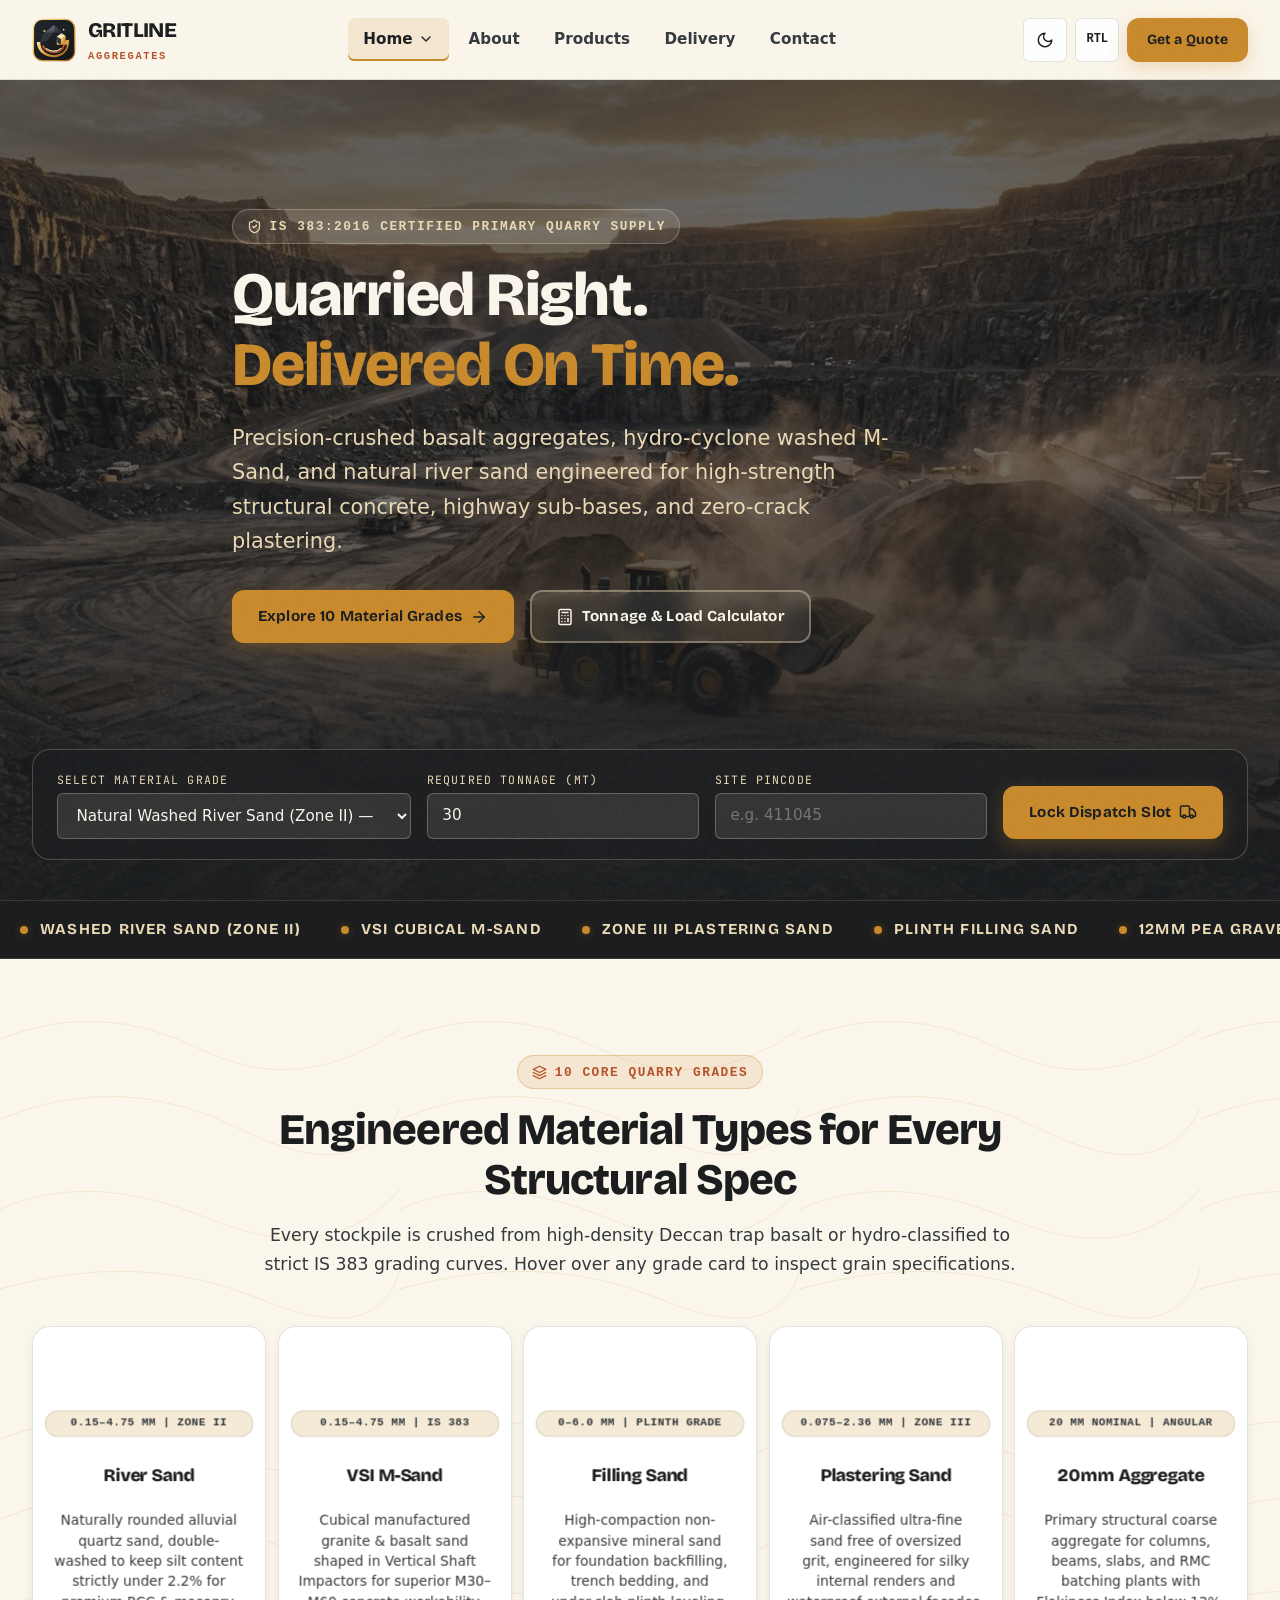
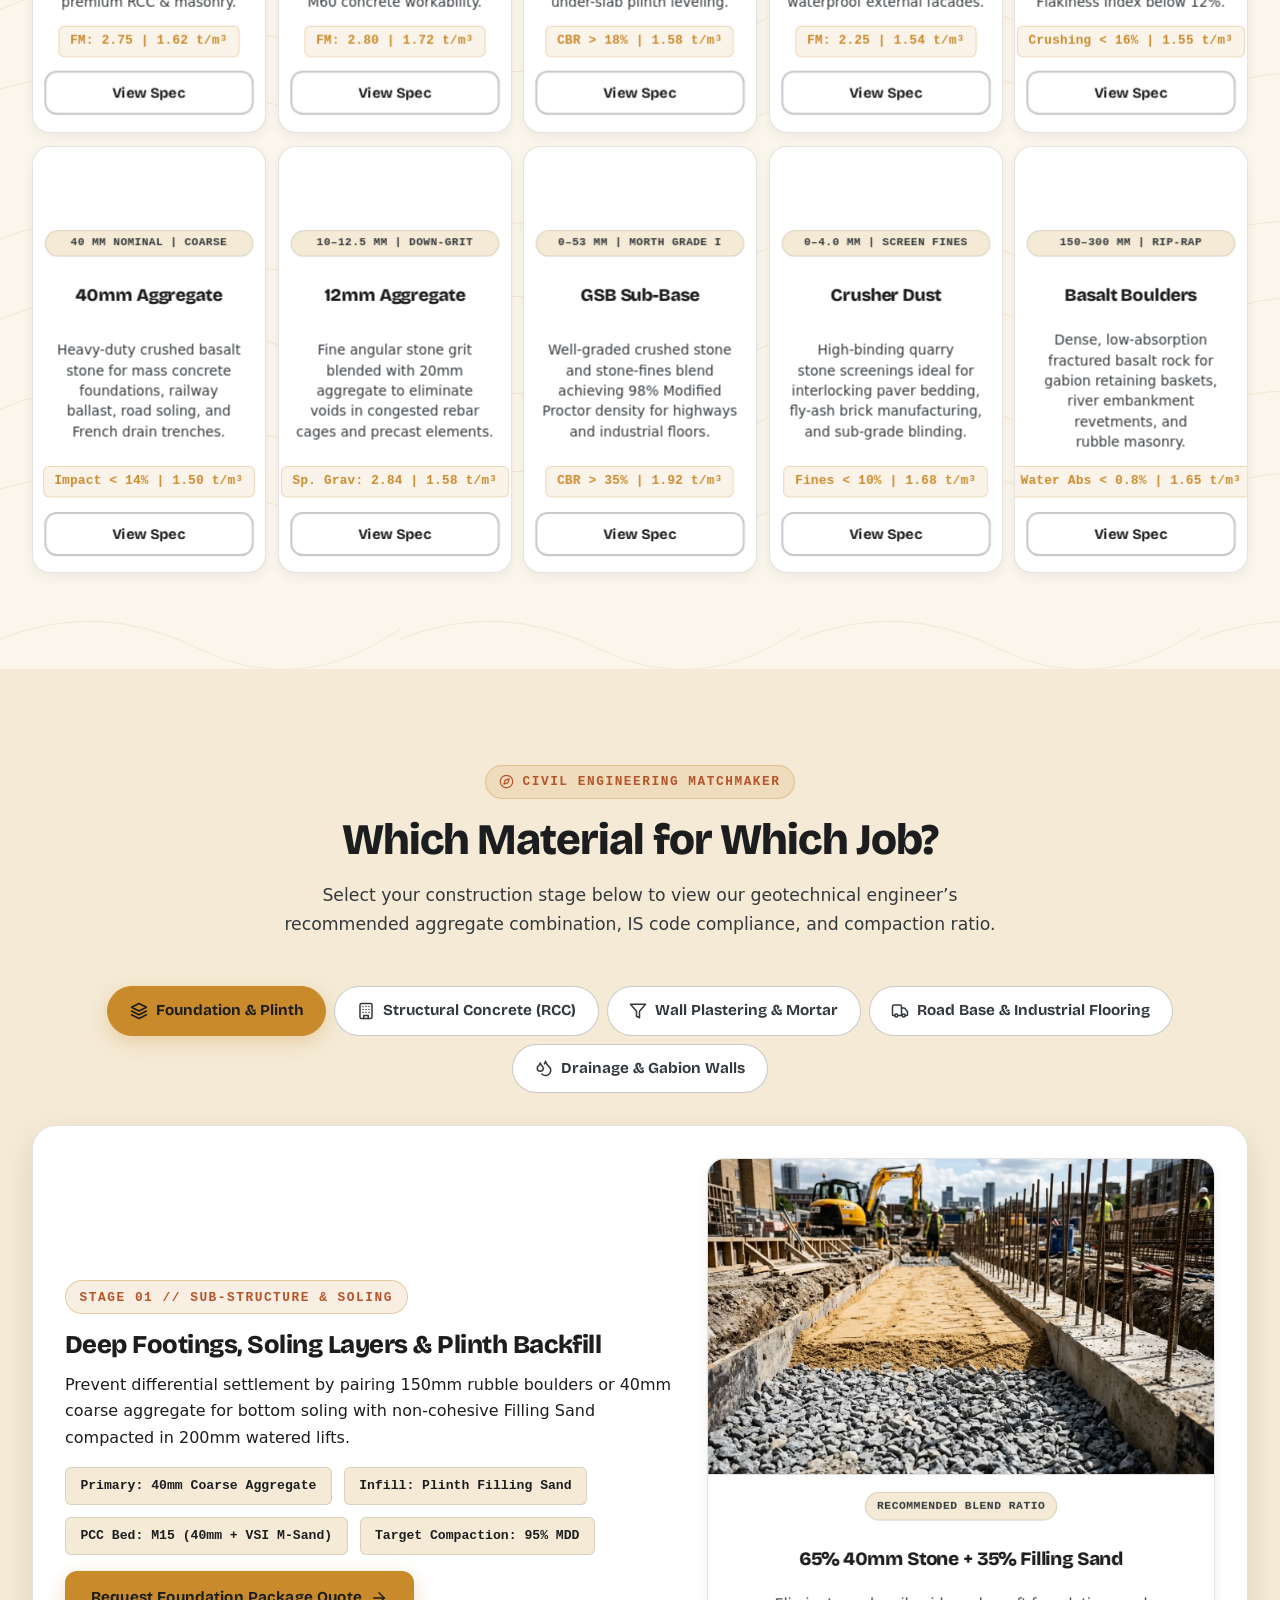
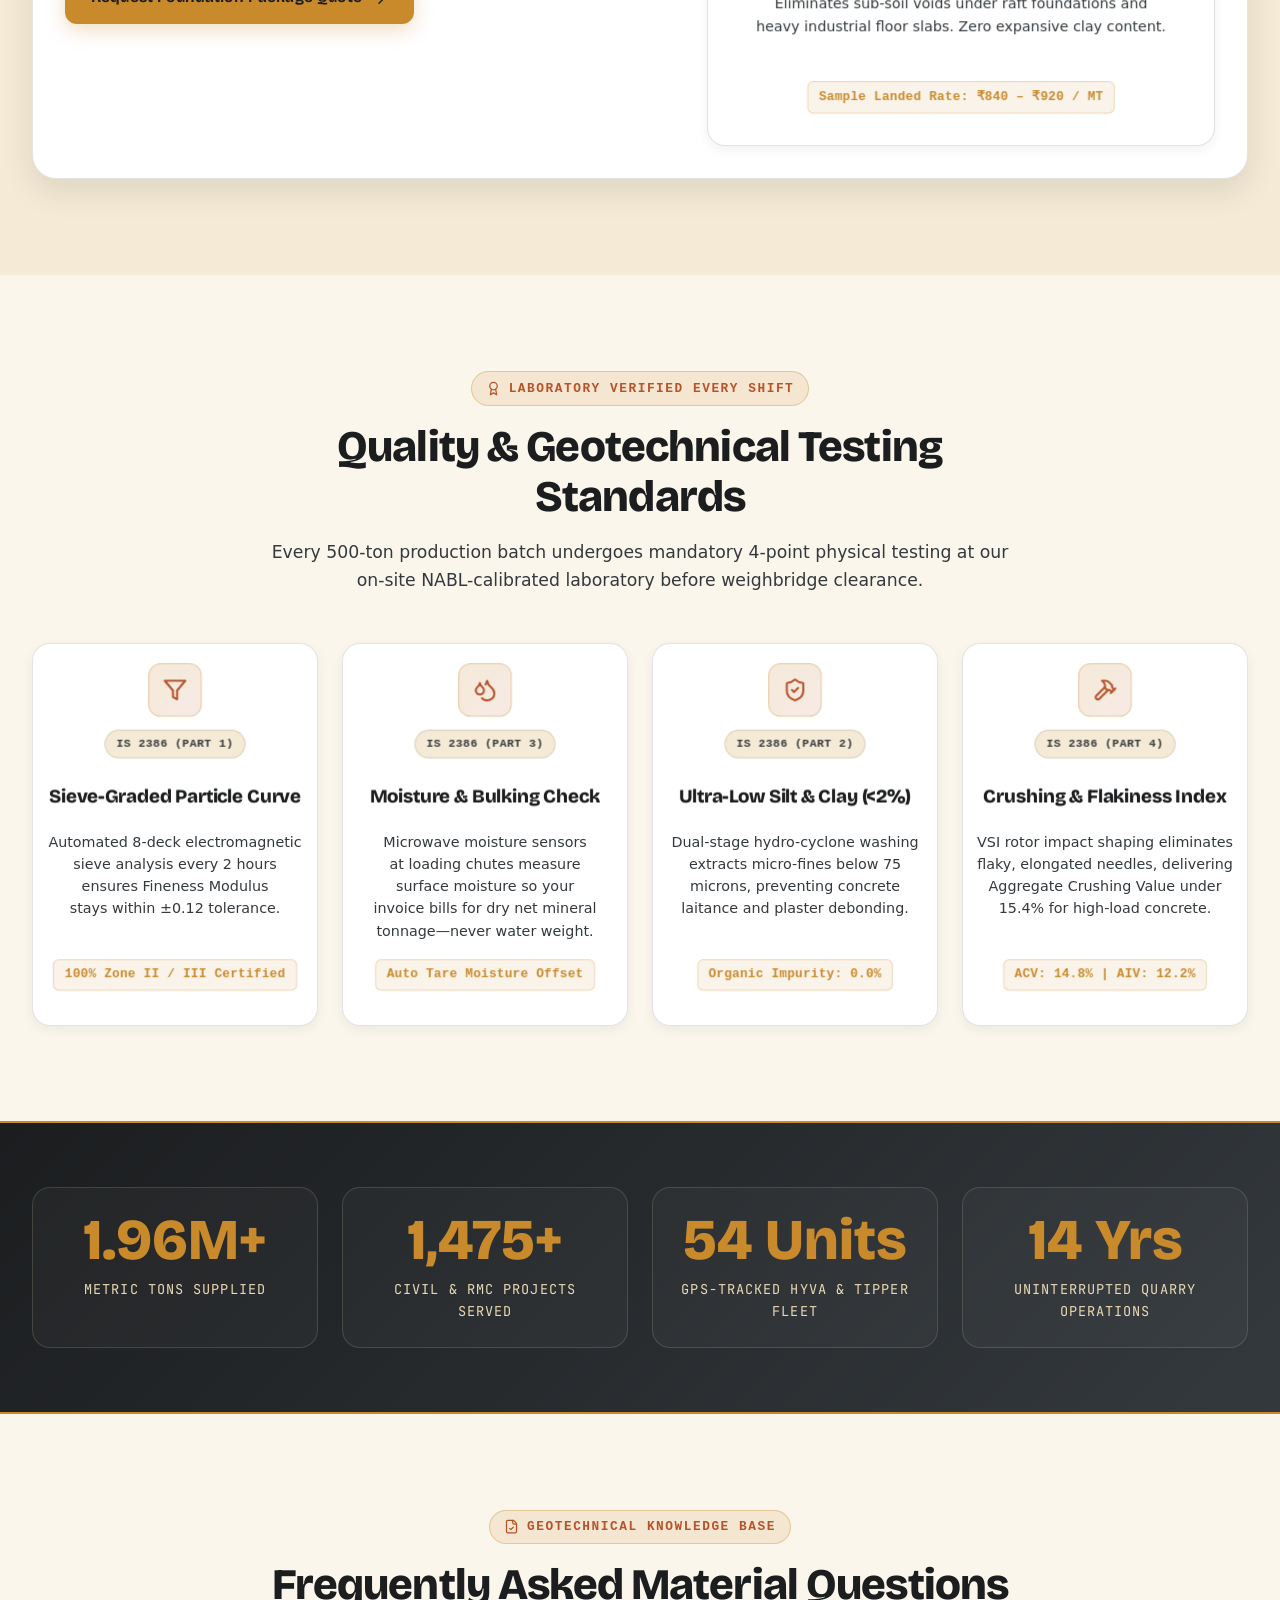
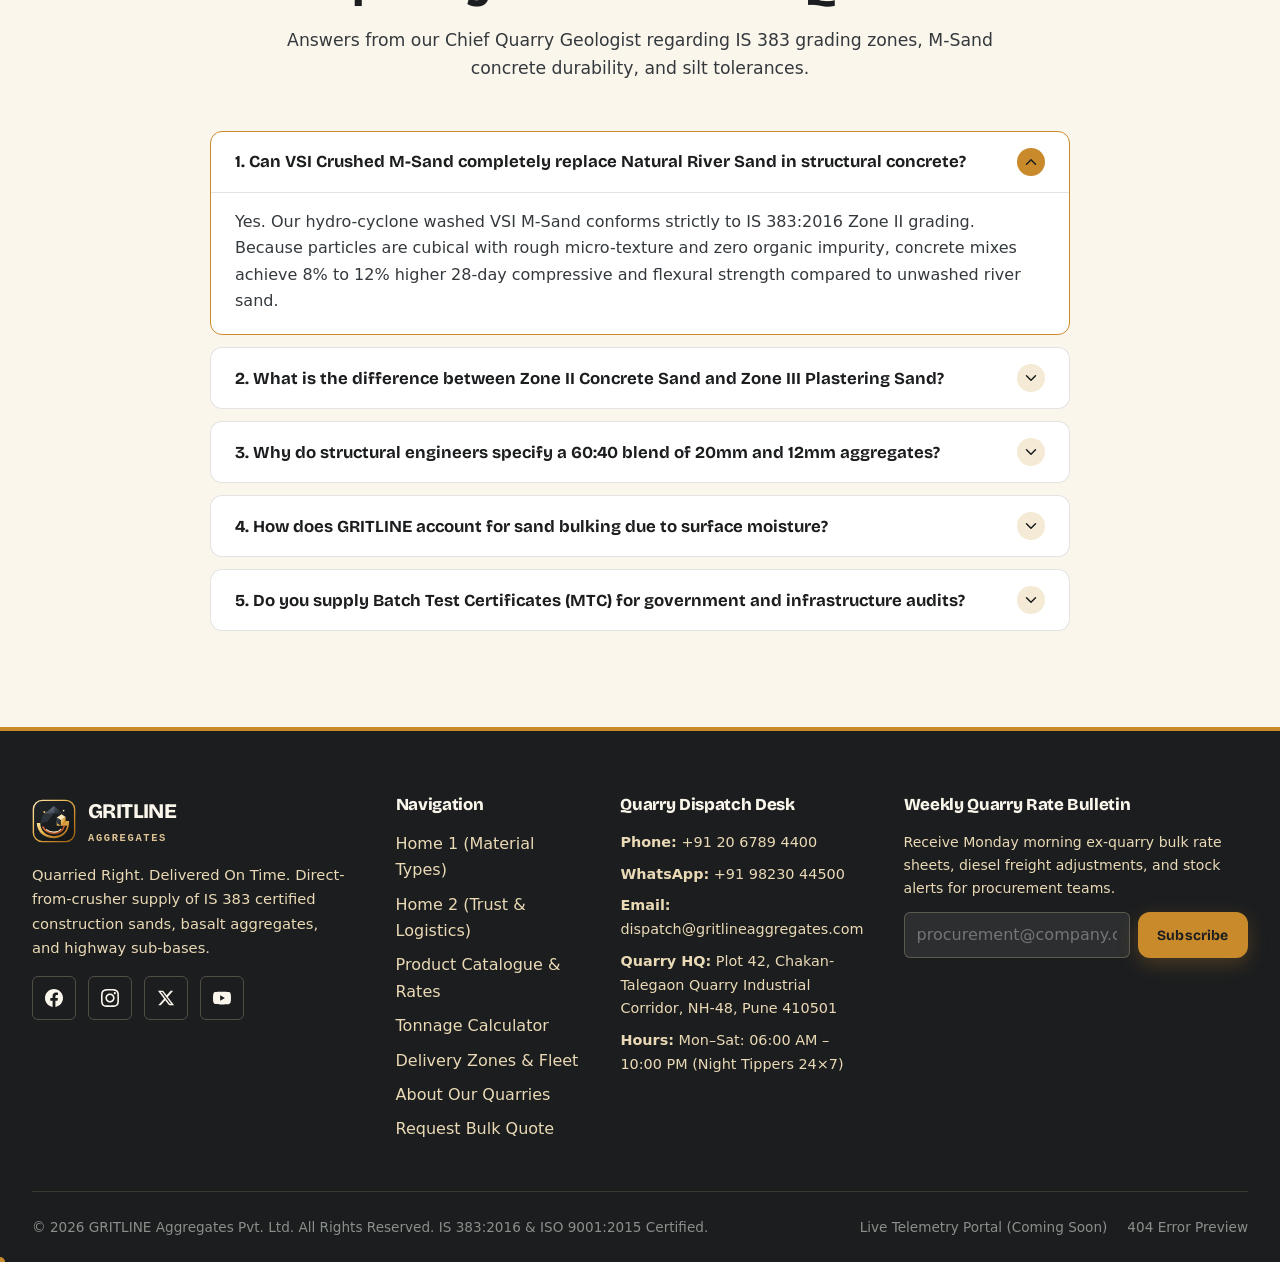
<file: index.html>
<!DOCTYPE html>
<html lang="en" dir="ltr" data-theme="light">

<head>
  <meta charset="UTF-8">
  <meta name="viewport" content="width=device-width, initial-scale=1.0">
  <title>GRITLINE Aggregates | IS 383 Graded Sand &amp; Stone Supplier</title>
  <meta name="description"
    content="GRITLINE Aggregates supplies sieve-graded River Sand, VSI M-Sand, 12mm/20mm/40mm crushed basalt, GSB, and boulders. Quarried right, delivered on time.">
  <link rel="canonical" href="https://gritlineaggregates.com/">

  <!-- Open Graph / Social Meta -->
  <meta property="og:type" content="website">
  <meta property="og:title" content="GRITLINE Aggregates | Quarried Right. Delivered On Time.">
  <meta property="og:description"
    content="IS 383 certified construction sands, crushed basalt aggregates, GSB, and boulders delivered directly from our automated quarries.">
  <meta property="og:url" content="https://gritlineaggregates.com/">
  <meta property="og:image" content="assets/images/hero/hero-quarry-main.jpg">
  <meta name="twitter:card" content="summary_large_image">
  <meta name="twitter:title" content="GRITLINE Aggregates | IS 383 Graded Sand &amp; Stone Supplier">
  <meta name="twitter:description"
    content="Sieve-graded River Sand, VSI M-Sand, 12mm/20mm/40mm aggregates, GSB &amp; boulders.">

  <!-- Preload Hero Image & Fonts for LCP < 2.5s -->
  <link rel="preload" as="image" href="assets/images/hero/hero-quarry-main.webp" type="image/webp" fetchpriority="high">
  <link rel="preconnect" href="https://fonts.googleapis.com">
  <link rel="preconnect" href="https://fonts.gstatic.com" crossorigin>
  <link
    href="https://fonts.googleapis.com/css2?family=Bricolage+Grotesque:wght@700;800&family=DM+Sans:wght@400;500;700&family=JetBrains+Mono:wght@500;700&display=swap"
    rel="stylesheet">
  <link rel="icon" type="image/svg+xml" href="assets/images/logo/favicon.svg">
  <link rel="stylesheet" href="assets/fonts/fonts.css">

  <!-- Core Stylesheets -->
  <link rel="stylesheet" href="assets/css/style.css">
  <link rel="stylesheet" href="assets/css/dark-mode.css">
  <link rel="stylesheet" href="assets/css/rtl.css">

  <!-- JSON-LD Structured Data: LocalBusiness & FAQPage -->
  <script type="application/ld+json">
  {
    "@context": "https://schema.org",
    "@graph": [
      {
        "@type": "LocalBusiness",
        "name": "GRITLINE Aggregates",
        "description": "IS 383 certified quarry operator and bulk supplier of washed river sand, VSI M-Sand, crushed basalt aggregates, GSB, and boulders.",
        "slogan": "Quarried Right. Delivered On Time.",
        "url": "https://gritlineaggregates.com",
        "telephone": "+91-20-6789-4400",
        "email": "dispatch@gritlineaggregates.com",
        "priceRange": "₹₹",
        "address": {
          "@type": "PostalAddress",
          "streetAddress": "Plot 42, Chakan-Talegaon Quarry Industrial Corridor, NH-48",
          "addressLocality": "Pune",
          "addressRegion": "MH",
          "postalCode": "410501",
          "addressCountry": "IN"
        },
        "openingHours": "Mo-Sa 06:00-22:00"
      },
      {
        "@type": "FAQPage",
        "mainEntity": [
          {
            "@type": "Question",
            "name": "Can VSI Crushed M-Sand completely replace Natural River Sand in structural concrete?",
            "acceptedAnswer": {
              "@type": "Answer",
              "text": "Yes. Our hydro-cyclone washed VSI M-Sand conforms strictly to IS 383:2016 Zone II grading. Its cubical particle shape and zero organic impurity yield 8% to 12% higher compressive strength in M25 to M60 structural concrete compared to unwashed river sand."
            }
          },
          {
            "@type": "Question",
            "name": "What is the difference between Zone II Concrete Sand and Zone III Plastering Sand?",
            "acceptedAnswer": {
              "@type": "Answer",
              "text": "Zone II sand has a Fineness Modulus of 2.6 to 2.9 with balanced coarse-to-fine grain distribution ideal for RCC structural loads. Zone III Plastering Sand is finer (Fineness Modulus 2.1 to 2.4, passing 2.36mm sieve) to create crack-free, smooth internal and external wall renders."
            }
          }
        ]
      }
    ]
  }
  </script>
</head>

<body>
  <!-- Skip Navigation Link (WCAG 2.1 AA) -->
  <a href="#main-content" class="skip-link">Skip to main content</a>



  <!-- ========================================================================
       SHARED HEADER & NAVIGATION (Root Mirror of pages/index.html)
       ======================================================================== -->
  <header class="site-header">
    <div id="scroll-progress" class="scroll-progress" aria-hidden="true"></div>
    <div class="container header-inner">
      <a href="pages/index.html" class="brand-logo" aria-label="GRITLINE Aggregates Home">
        <span class="brand-logo__mark" aria-hidden="true">
          <svg class="brand-logo__svg" viewBox="0 0 64 64" fill="none" xmlns="http://www.w3.org/2000/svg">
            <defs>
              <linearGradient id="gritlineGold" x1="0%" y1="0%" x2="100%" y2="100%">
                <stop offset="0%" stop-color="#FCE7B8"/>
                <stop offset="28%" stop-color="#F3C766"/>
                <stop offset="68%" stop-color="#C98A2B"/>
                <stop offset="100%" stop-color="#965D10"/>
              </linearGradient>
              <linearGradient id="gritlineSlate" x1="0%" y1="0%" x2="100%" y2="100%">
                <stop offset="0%" stop-color="#4C5560"/>
                <stop offset="50%" stop-color="#2D333A"/>
                <stop offset="100%" stop-color="#191B1E"/>
              </linearGradient>
              <linearGradient id="gritlineLightStone" x1="0%" y1="0%" x2="0%" y2="100%">
                <stop offset="0%" stop-color="#697482"/>
                <stop offset="100%" stop-color="#3D454F"/>
              </linearGradient>
              <linearGradient id="gritlineRust" x1="0%" y1="0%" x2="100%" y2="100%">
                <stop offset="0%" stop-color="#E87642"/>
                <stop offset="100%" stop-color="#A54018"/>
              </linearGradient>
              <linearGradient id="gritlineBadgeBg" x1="0%" y1="0%" x2="100%" y2="100%">
                <stop offset="0%" stop-color="#212529"/>
                <stop offset="100%" stop-color="#121416"/>
              </linearGradient>
            </defs>
            <rect x="2" y="2" width="60" height="60" rx="13" fill="url(#gritlineBadgeBg)" stroke="url(#gritlineGold)" stroke-width="2"/>
            <polygon points="32,10 16,23 32,21" fill="url(#gritlineLightStone)"/>
            <polygon points="32,10 48,23 32,21" fill="url(#gritlineSlate)"/>
            <polygon points="16,23 12,35 22,33 32,21" fill="#2E343B"/>
            <path d="M12 35 C12 46 20 54 32 54 C43 54 50 47 51 39 H36 V32 H54 C54.5 48.5 44 57 32 57 C15.5 57 7 46 7 35 L12 35 Z" fill="url(#gritlineGold)"/>
            <path d="M16 41 C19 46.5 25 50 32 50 C39.5 50 45 46 47 39" stroke="url(#gritlineRust)" stroke-width="2.4" stroke-linecap="round" fill="none"/>
            <path d="M21 44.5 C24 47 28 48.2 32 48.2 C36 48.2 39.5 47 42 44" stroke="#FCE7B8" stroke-width="1.6" stroke-linecap="round" fill="none"/>
            <polygon points="36,27 43,22 49,26 42,31" fill="#FCE7B8"/>
            <polygon points="42,31 49,26 49,34 42,39" fill="url(#gritlineGold)"/>
            <polygon points="36,27 42,31 42,39 36,35" fill="url(#gritlineSlate)"/>
            <circle cx="18" cy="19" r="1.5" fill="#F3C766"/>
            <circle cx="46" cy="17" r="1.2" fill="#FCE7B8"/>
          </svg>
        </span>
        <span>
          GRITLINE
          <span class="brand-logo__sub">Aggregates</span>
        </span>
      </a>

      <nav aria-label="Primary Navigation">
        <ul class="nav-menu">
          <li class="nav-item nav-item--has-dropdown">
            <a href="pages/index.html" class="nav-link is-active" aria-haspopup="true" aria-expanded="false">
              Home <i data-lucide="chevron-down" width="16" height="16"></i>
            </a>
            <div class="nav-dropdown" role="menu" aria-label="Home Variations">
              <a href="pages/index.html" class="nav-dropdown__link is-active" role="menuitem">Home 1</a>
              <a href="pages/home-2.html" class="nav-dropdown__link" role="menuitem">Home 2</a>
            </div>
          </li>
          <li class="nav-item"><a href="pages/about.html" class="nav-link">About</a></li>
          <li class="nav-item"><a href="pages/products.html" class="nav-link">Products</a></li>
          <li class="nav-item"><a href="pages/delivery.html" class="nav-link">Delivery</a></li>
          <li class="nav-item"><a href="pages/contact.html" class="nav-link">Contact</a></li>
        </ul>
      </nav>

      <div class="header-actions">
        <button type="button" class="icon-btn" data-theme-toggle aria-label="Toggle Dark or Light Mode">
          <i data-lucide="sun" width="18" height="18"></i>
        </button>
        <button type="button" class="icon-btn" data-rtl-toggle aria-label="Toggle Right-to-Left Layout">
          RTL
        </button>
        <a href="pages/contact.html" class="btn btn--primary btn--sm btn--magnetic">
          <span>Get a Quote</span>
          <span class="quote-tray-badge" data-quote-count style="display:none;">0</span>
        </a>
        <button type="button" id="hamburger-btn" class="icon-btn hamburger-btn" aria-label="Open Menu"
          aria-expanded="false" aria-controls="mobile-drawer">
          <i data-lucide="menu" width="22" height="22"></i>
        </button>
      </div>
    </div>
  </header>

  <!-- Mobile Navigation Drawer -->
  <div id="mobile-drawer" class="mobile-drawer" aria-label="Mobile Navigation">
    <nav class="mobile-drawer__nav">
      <div class="mobile-drawer__dropdown-wrapper">
        <button type="button" class="mobile-drawer__link mobile-drawer__link--toggle is-active" aria-expanded="true">
          <span>Home</span>
          <i data-lucide="chevron-down" width="18" height="18" class="mobile-drawer__chevron"></i>
        </button>
        <div class="mobile-drawer__subnav is-open">
          <a href="pages/index.html" class="mobile-drawer__sublink is-active">
            <span>Home 1</span>
          </a>
          <a href="pages/home-2.html" class="mobile-drawer__sublink">
            <span>Home 2</span>
          </a>
        </div>
      </div>
      <a href="pages/about.html" class="mobile-drawer__link">
        <span>About</span>
      </a>
      <a href="pages/products.html" class="mobile-drawer__link">
        <span>Products</span>
      </a>
      <a href="pages/delivery.html" class="mobile-drawer__link">
        <span>Delivery</span>
      </a>
      <a href="pages/contact.html" class="mobile-drawer__link">
        <span>Contact</span>
      </a>
    </nav>
    <div class="mobile-drawer__actions">
      <div class="mobile-drawer__controls">
        <button type="button" class="icon-btn" data-theme-toggle aria-label="Toggle Dark or Light Mode">
          <i data-lucide="sun" width="18" height="18"></i>
        </button>
        <button type="button" class="icon-btn" data-rtl-toggle aria-label="Toggle Right-to-Left Layout">
          RTL
        </button>
      </div>
      <a href="pages/contact.html" class="btn btn--primary btn--full">
        <span>Get a Quote</span>
        <span class="quote-tray-badge" data-quote-count style="display:none;">0</span>
      </a>
    </div>
  </div>

  <main id="main-content" class="page-transition-wrapper">
    <!-- HERO MODEL A -->
    <section class="hero-cinematic" aria-labelledby="hero-h1">
      <div class="hero-cinematic__bg">
        <picture>
          <source srcset="assets/images/hero/hero-quarry-main.webp" type="image/webp">
          <img src="assets/images/hero/hero-quarry-main.jpg"
            alt="Panoramic stepped basalt stone quarry at golden hour with graded aggregate stockpiles and heavy yellow wheel loader"
            width="1376" height="768" fetchpriority="high">
        </picture>
      </div>
      <div class="hero-cinematic__overlay" aria-hidden="true"></div>

      <div class="container hero-cinematic__content">
        <span class="eyebrow eyebrow--light">
          <i data-lucide="shield-check" width="15" height="15"></i>
          IS 383:2016 Certified Primary Quarry Supply
        </span>
        <h1 id="hero-h1" class="hero-cinematic__title">
          <span class="hero-mask-line"><span class="hero-mask-inner">Quarried Right.</span></span>
          <span class="hero-mask-line"><span class="hero-mask-inner"><span class="accent">Delivered On
                Time.</span></span></span>
        </h1>
        <p class="hero-cinematic__lead">
          Precision-crushed basalt aggregates, hydro-cyclone washed M-Sand, and natural river sand engineered for
          high-strength structural concrete, highway sub-bases, and zero-crack plastering.
        </p>
        <div class="hero-cinematic__ctas">
          <a href="#material-types" class="btn btn--primary btn--magnetic">
            <span>Explore 10 Material Grades</span>
            <i data-lucide="arrow-right"></i>
          </a>
          <a href="pages/products.html#calculator" class="btn btn--ghost-light">
            <i data-lucide="calculator"></i>
            <span>Tonnage &amp; Load Calculator</span>
          </a>
        </div>
      </div>

      <div class="container">
        <div class="quick-quote-glass" role="region" aria-label="Instant Quarry Dispatch Quote">
          <form id="hero-quick-quote-form" class="quick-quote-glass__form" data-target-url="pages/contact.html">
            <div>
              <label for="qq-material">Select Material Grade</label>
              <select id="qq-material" name="material">
                <option value="Natural Washed River Sand (Zone II)">Natural Washed River Sand (Zone II) — ₹1,680/MT
                </option>
                <option value="Crushed VSI M-Sand (Zone II)">Crushed VSI M-Sand (Zone II) — ₹1,120/MT</option>
                <option value="Super-Fine Plastering Sand (Zone III)">Super-Fine Plastering Sand (Zone III) — ₹1,290/MT
                </option>
                <option value="20mm Angular Crushed Basalt">20mm Angular Crushed Basalt — ₹940/MT</option>
                <option value="40mm Coarse Foundation Aggregate">40mm Coarse Foundation Aggregate — ₹880/MT</option>
                <option value="Granular Sub-Base (GSB Grade I)">Granular Sub-Base (GSB Grade I) — ₹790/MT</option>
              </select>
            </div>
            <div>
              <label for="qq-tonnage">Required Tonnage (MT)</label>
              <input type="number" id="qq-tonnage" name="tonnage" min="10" max="5000" value="30" required>
            </div>
            <div>
              <label for="qq-pincode">Site Pincode</label>
              <input type="text" id="qq-pincode" name="pincode" placeholder="e.g. 411045" pattern="[0-9]{6}"
                maxlength="6">
            </div>
            <div>
              <button type="submit" class="btn btn--primary btn--full">
                <span>Lock Dispatch Slot</span>
                <i data-lucide="truck"></i>
              </button>
            </div>
          </form>
        </div>
      </div>
    </section>

    <!-- Continuous Marquee / Running Model of Material Names -->
    <div class="material-marquee" role="region" aria-label="Supplied Material Grades Ticker">
      <div class="material-marquee__track">
        <span class="material-marquee__item"><span class="material-marquee__dot" aria-hidden="true"></span>WASHED RIVER SAND (ZONE II)</span>
        <span class="material-marquee__item"><span class="material-marquee__dot" aria-hidden="true"></span>VSI CUBICAL M-SAND</span>
        <span class="material-marquee__item"><span class="material-marquee__dot" aria-hidden="true"></span>ZONE III PLASTERING SAND</span>
        <span class="material-marquee__item"><span class="material-marquee__dot" aria-hidden="true"></span>PLINTH FILLING SAND</span>
        <span class="material-marquee__item"><span class="material-marquee__dot" aria-hidden="true"></span>12MM PEA GRAVEL GRIT</span>
        <span class="material-marquee__item"><span class="material-marquee__dot" aria-hidden="true"></span>20MM RCC BASALT AGGREGATE</span>
        <span class="material-marquee__item"><span class="material-marquee__dot" aria-hidden="true"></span>40MM BALLAST &amp; SOLING STONE</span>
        <span class="material-marquee__item"><span class="material-marquee__dot" aria-hidden="true"></span>MoRTH GRADE-I GSB</span>
        <span class="material-marquee__item"><span class="material-marquee__dot" aria-hidden="true"></span>0–4MM CRUSHER STONE DUST</span>
        <span class="material-marquee__item"><span class="material-marquee__dot" aria-hidden="true"></span>150–300MM GABION BOULDERS</span>
        <span class="material-marquee__item"><span class="material-marquee__dot" aria-hidden="true"></span>WASHED RIVER SAND (ZONE II)</span>
        <span class="material-marquee__item"><span class="material-marquee__dot" aria-hidden="true"></span>VSI CUBICAL M-SAND</span>
        <span class="material-marquee__item"><span class="material-marquee__dot" aria-hidden="true"></span>ZONE III PLASTERING SAND</span>
        <span class="material-marquee__item"><span class="material-marquee__dot" aria-hidden="true"></span>PLINTH FILLING SAND</span>
        <span class="material-marquee__item"><span class="material-marquee__dot" aria-hidden="true"></span>12MM PEA GRAVEL GRIT</span>
        <span class="material-marquee__item"><span class="material-marquee__dot" aria-hidden="true"></span>20MM RCC BASALT AGGREGATE</span>
        <span class="material-marquee__item"><span class="material-marquee__dot" aria-hidden="true"></span>40MM BALLAST &amp; SOLING STONE</span>
        <span class="material-marquee__item"><span class="material-marquee__dot" aria-hidden="true"></span>MoRTH GRADE-I GSB</span>
        <span class="material-marquee__item"><span class="material-marquee__dot" aria-hidden="true"></span>0–4MM CRUSHER STONE DUST</span>
        <span class="material-marquee__item"><span class="material-marquee__dot" aria-hidden="true"></span>150–300MM GABION BOULDERS</span>
      </div>
      <div class="material-marquee__track" aria-hidden="true">
        <span class="material-marquee__item"><span class="material-marquee__dot" aria-hidden="true"></span>WASHED RIVER SAND (ZONE II)</span>
        <span class="material-marquee__item"><span class="material-marquee__dot" aria-hidden="true"></span>VSI CUBICAL M-SAND</span>
        <span class="material-marquee__item"><span class="material-marquee__dot" aria-hidden="true"></span>ZONE III PLASTERING SAND</span>
        <span class="material-marquee__item"><span class="material-marquee__dot" aria-hidden="true"></span>PLINTH FILLING SAND</span>
        <span class="material-marquee__item"><span class="material-marquee__dot" aria-hidden="true"></span>12MM PEA GRAVEL GRIT</span>
        <span class="material-marquee__item"><span class="material-marquee__dot" aria-hidden="true"></span>20MM RCC BASALT AGGREGATE</span>
        <span class="material-marquee__item"><span class="material-marquee__dot" aria-hidden="true"></span>40MM BALLAST &amp; SOLING STONE</span>
        <span class="material-marquee__item"><span class="material-marquee__dot" aria-hidden="true"></span>MoRTH GRADE-I GSB</span>
        <span class="material-marquee__item"><span class="material-marquee__dot" aria-hidden="true"></span>0–4MM CRUSHER STONE DUST</span>
        <span class="material-marquee__item"><span class="material-marquee__dot" aria-hidden="true"></span>150–300MM GABION BOULDERS</span>
        <span class="material-marquee__item"><span class="material-marquee__dot" aria-hidden="true"></span>WASHED RIVER SAND (ZONE II)</span>
        <span class="material-marquee__item"><span class="material-marquee__dot" aria-hidden="true"></span>VSI CUBICAL M-SAND</span>
        <span class="material-marquee__item"><span class="material-marquee__dot" aria-hidden="true"></span>ZONE III PLASTERING SAND</span>
        <span class="material-marquee__item"><span class="material-marquee__dot" aria-hidden="true"></span>PLINTH FILLING SAND</span>
        <span class="material-marquee__item"><span class="material-marquee__dot" aria-hidden="true"></span>12MM PEA GRAVEL GRIT</span>
        <span class="material-marquee__item"><span class="material-marquee__dot" aria-hidden="true"></span>20MM RCC BASALT AGGREGATE</span>
        <span class="material-marquee__item"><span class="material-marquee__dot" aria-hidden="true"></span>40MM BALLAST &amp; SOLING STONE</span>
        <span class="material-marquee__item"><span class="material-marquee__dot" aria-hidden="true"></span>MoRTH GRADE-I GSB</span>
        <span class="material-marquee__item"><span class="material-marquee__dot" aria-hidden="true"></span>0–4MM CRUSHER STONE DUST</span>
        <span class="material-marquee__item"><span class="material-marquee__dot" aria-hidden="true"></span>150–300MM GABION BOULDERS</span>
      </div>
    </div>

    <!-- SECTION 1: MATERIAL TYPES SHOWCASE -->
    <section id="material-types" class="section topo-bg" aria-labelledby="sec-materials-title">
      <div class="container">
        <div class="section-header reveal">
          <span class="eyebrow"><i data-lucide="layers" width="15" height="15"></i> 10 Core Quarry Grades</span>
          <h2 id="sec-materials-title">Engineered Material Types for Every Structural Spec</h2>
          <p>
            Every stockpile is crushed from high-density Deccan trap basalt or hydro-classified to strict IS 383 grading
            curves. Hover over any grade card to inspect grain specifications.
          </p>
        </div>

        <div class="grid-materials-10">
          <article class="card card--sand card--settle">
            <div class="card__icon"><i data-lucide="droplets"></i></div>
            <span class="card__badge">0.15–4.75 mm | Zone II</span>
            <h3 class="card__title">River Sand</h3>
            <p class="card__text">Naturally rounded alluvial quartz sand, double-washed to keep silt content strictly
              under 2.2% for premium RCC &amp; masonry.</p>
            <div class="card__meta"><span class="mono-spec">FM: 2.75 | 1.62 t/m³</span></div>
            <div class="card__actions"><a href="pages/products.html" class="btn btn--ghost btn--sm">View Spec</a></div>
          </article>

          <article class="card card--sand card--settle">
            <div class="card__icon"><i data-lucide="box"></i></div>
            <span class="card__badge">0.15–4.75 mm | IS 383</span>
            <h3 class="card__title">VSI M-Sand</h3>
            <p class="card__text">Cubical manufactured granite &amp; basalt sand shaped in Vertical Shaft Impactors for
              superior M30–M60 concrete workability.</p>
            <div class="card__meta"><span class="mono-spec">FM: 2.80 | 1.72 t/m³</span></div>
            <div class="card__actions"><a href="pages/products.html" class="btn btn--ghost btn--sm">View Spec</a></div>
          </article>

          <article class="card card--sand card--settle">
            <div class="card__icon"><i data-lucide="layers"></i></div>
            <span class="card__badge">0–6.0 mm | Plinth Grade</span>
            <h3 class="card__title">Filling Sand</h3>
            <p class="card__text">High-compaction non-expansive mineral sand for foundation backfilling, trench bedding,
              and under-slab plinth leveling.</p>
            <div class="card__meta"><span class="mono-spec">CBR &gt; 18% | 1.58 t/m³</span></div>
            <div class="card__actions"><a href="pages/products.html" class="btn btn--ghost btn--sm">View Spec</a></div>
          </article>

          <article class="card card--sand card--settle">
            <div class="card__icon"><i data-lucide="filter"></i></div>
            <span class="card__badge">0.075–2.36 mm | Zone III</span>
            <h3 class="card__title">Plastering Sand</h3>
            <p class="card__text">Air-classified ultra-fine sand free of oversized grit, engineered for silky internal
              renders and waterproof external facades.</p>
            <div class="card__meta"><span class="mono-spec">FM: 2.25 | 1.54 t/m³</span></div>
            <div class="card__actions"><a href="pages/products.html" class="btn btn--ghost btn--sm">View Spec</a></div>
          </article>

          <article class="card card--sand card--settle">
            <div class="card__icon"><i data-lucide="hammer"></i></div>
            <span class="card__badge">20 mm Nominal | Angular</span>
            <h3 class="card__title">20mm Aggregate</h3>
            <p class="card__text">Primary structural coarse aggregate for columns, beams, slabs, and RMC batching plants
              with Flakiness Index below 12%.</p>
            <div class="card__meta"><span class="mono-spec">Crushing &lt; 16% | 1.55 t/m³</span></div>
            <div class="card__actions"><a href="pages/products.html" class="btn btn--ghost btn--sm">View Spec</a></div>
          </article>

          <article class="card card--sand card--settle">
            <div class="card__icon"><i data-lucide="mountain"></i></div>
            <span class="card__badge">40 mm Nominal | Coarse</span>
            <h3 class="card__title">40mm Aggregate</h3>
            <p class="card__text">Heavy-duty crushed basalt stone for mass concrete foundations, railway ballast, road
              soling, and French drain trenches.</p>
            <div class="card__meta"><span class="mono-spec">Impact &lt; 14% | 1.50 t/m³</span></div>
            <div class="card__actions"><a href="pages/products.html" class="btn btn--ghost btn--sm">View Spec</a></div>
          </article>

          <article class="card card--sand card--settle">
            <div class="card__icon"><i data-lucide="compass"></i></div>
            <span class="card__badge">10–12.5 mm | Down-Grit</span>
            <h3 class="card__title">12mm Aggregate</h3>
            <p class="card__text">Fine angular stone grit blended with 20mm aggregate to eliminate voids in congested
              rebar cages and precast elements.</p>
            <div class="card__meta"><span class="mono-spec">Sp. Grav: 2.84 | 1.58 t/m³</span></div>
            <div class="card__actions"><a href="pages/products.html" class="btn btn--ghost btn--sm">View Spec</a></div>
          </article>

          <article class="card card--sand card--settle">
            <div class="card__icon"><i data-lucide="truck"></i></div>
            <span class="card__badge">0–53 mm | MoRTH Grade I</span>
            <h3 class="card__title">GSB Sub-Base</h3>
            <p class="card__text">Well-graded crushed stone and stone-fines blend achieving 98% Modified Proctor density
              for highways and industrial floors.</p>
            <div class="card__meta"><span class="mono-spec">CBR &gt; 35% | 1.92 t/m³</span></div>
            <div class="card__actions"><a href="pages/products.html" class="btn btn--ghost btn--sm">View Spec</a></div>
          </article>

          <article class="card card--sand card--settle">
            <div class="card__icon"><i data-lucide="scale"></i></div>
            <span class="card__badge">0–4.0 mm | Screen Fines</span>
            <h3 class="card__title">Crusher Dust</h3>
            <p class="card__text">High-binding quarry stone screenings ideal for interlocking paver bedding, fly-ash
              brick manufacturing, and sub-grade blinding.</p>
            <div class="card__meta"><span class="mono-spec">Fines &lt; 10% | 1.68 t/m³</span></div>
            <div class="card__actions"><a href="pages/products.html" class="btn btn--ghost btn--sm">View Spec</a></div>
          </article>

          <article class="card card--sand card--settle">
            <div class="card__icon"><i data-lucide="shield-check"></i></div>
            <span class="card__badge">150–300 mm | Rip-Rap</span>
            <h3 class="card__title">Basalt Boulders</h3>
            <p class="card__text">Dense, low-absorption fractured basalt rock for gabion retaining baskets, river
              embankment revetments, and rubble masonry.</p>
            <div class="card__meta"><span class="mono-spec">Water Abs &lt; 0.8% | 1.65 t/m³</span></div>
            <div class="card__actions"><a href="pages/products.html" class="btn btn--ghost btn--sm">View Spec</a></div>
          </article>
        </div>
      </div>
    </section>

    <!-- SECTION 2: USE-CASE SELECTOR TABS -->
    <section class="section section--alt" aria-labelledby="sec-usecase-title">
      <div class="container">
        <div class="section-header reveal">
          <span class="eyebrow"><i data-lucide="compass" width="15" height="15"></i> Civil Engineering Matchmaker</span>
          <h2 id="sec-usecase-title">Which Material for Which Job?</h2>
          <p>Select your construction stage below to view our geotechnical engineer’s recommended aggregate combination,
            IS code compliance, and compaction ratio.</p>
        </div>

        <div class="tabs-nav" role="tablist" aria-label="Construction Application Selector">
          <button type="button" class="tab-btn" role="tab" id="tab-foundation" aria-selected="true"
            aria-controls="panel-foundation" tabindex="0">
            <i data-lucide="layers" width="18" height="18"></i> Foundation &amp; Plinth
          </button>
          <button type="button" class="tab-btn" role="tab" id="tab-concrete" aria-selected="false"
            aria-controls="panel-concrete" tabindex="-1">
            <i data-lucide="building" width="18" height="18"></i> Structural Concrete (RCC)
          </button>
          <button type="button" class="tab-btn" role="tab" id="tab-plastering" aria-selected="false"
            aria-controls="panel-plastering" tabindex="-1">
            <i data-lucide="filter" width="18" height="18"></i> Wall Plastering &amp; Mortar
          </button>
          <button type="button" class="tab-btn" role="tab" id="tab-roadbase" aria-selected="false"
            aria-controls="panel-roadbase" tabindex="-1">
            <i data-lucide="truck" width="18" height="18"></i> Road Base &amp; Industrial Flooring
          </button>
          <button type="button" class="tab-btn" role="tab" id="tab-drainage" aria-selected="false"
            aria-controls="panel-drainage" tabindex="-1">
            <i data-lucide="droplets" width="18" height="18"></i> Drainage &amp; Gabion Walls
          </button>
        </div>

        <div id="panel-foundation" class="tab-panel is-active" role="tabpanel" aria-labelledby="tab-foundation">
          <div class="usecase-box">
            <div>
              <span class="eyebrow">Stage 01 // Sub-Structure &amp; Soling</span>
              <h3>Deep Footings, Soling Layers &amp; Plinth Backfill</h3>
              <p style="margin-top:0.75rem;">
                Prevent differential settlement by pairing 150mm rubble boulders or 40mm coarse aggregate for bottom
                soling with non-cohesive Filling Sand compacted in 200mm watered lifts.
              </p>
              <div class="spec-pill-list">
                <span class="spec-pill">Primary: 40mm Coarse Aggregate</span>
                <span class="spec-pill">Infill: Plinth Filling Sand</span>
                <span class="spec-pill">PCC Bed: M15 (40mm + VSI M-Sand)</span>
                <span class="spec-pill">Target Compaction: 95% MDD</span>
              </div>
              <a href="pages/contact.html" class="btn btn--primary">Request Foundation Package Quote <i
                  data-lucide="arrow-right"></i></a>
            </div>
            <div class="card card--settle">
              <div class="card__media">
                <picture>
                  <source srcset="assets/images/applications/app-foundation-plinth.webp" type="image/webp">
                  <img src="assets/images/applications/app-foundation-plinth.jpg"
                    alt="Building foundation excavation trench with 40mm soling stones and compacted sand"
                    width="1264" height="848" loading="lazy">
                </picture>
              </div>
              <span class="card__badge">Recommended Blend Ratio</span>
              <h4 class="card__title">65% 40mm Stone + 35% Filling Sand</h4>
              <p class="card__text">Eliminates sub-soil voids under raft foundations and heavy industrial floor slabs.
                Zero expansive clay content.</p>
              <div class="card__meta"><span class="mono-spec">Sample Landed Rate: ₹840 – ₹920 / MT</span></div>
            </div>
          </div>
        </div>

        <div id="panel-concrete" class="tab-panel" role="tabpanel" aria-labelledby="tab-concrete" hidden>
          <div class="usecase-box">
            <div>
              <span class="eyebrow">Stage 02 // Superstructure RCC</span>
              <h3>High-Strength Columns, Post-Tensioned Slabs &amp; RMC</h3>
              <p style="margin-top:0.75rem;">
                For M25 to M60 structural concrete, combine 60% 20mm angular basalt with 40% 12mm grit alongside Zone II
                Washed VSI M-Sand or River Sand to achieve maximum packing density and low water-cement demand.
              </p>
              <div class="spec-pill-list">
                <span class="spec-pill">Coarse: 20mm (60%) + 12mm (40%)</span>
                <span class="spec-pill">Fine: Zone II VSI M-Sand / River Sand</span>
                <span class="spec-pill">Standard: IS 383:2016 Table 7</span>
                <span class="spec-pill">Flakiness + Elongation &lt; 22% Combined</span>
              </div>
              <a href="pages/contact.html" class="btn btn--primary">Request Structural RCC Quote <i
                  data-lucide="arrow-right"></i></a>
            </div>
            <div class="card">
              <div class="card__media">
                <picture>
                  <source srcset="assets/images/applications/app-structural-concrete.webp" type="image/webp">
                  <img src="assets/images/applications/app-structural-concrete.jpg"
                    alt="Reinforced concrete structural column casting with steel rebar cage and dense basalt aggregate matrix"
                    width="1264" height="848" loading="lazy">
                </picture>
              </div>
              <span class="card__badge">Batching Plant Favorite</span>
              <h4 class="card__title">20mm/12mm Graded + Zone II M-Sand</h4>
              <p class="card__text">Supplied with NABL-calibrated sieve analysis certificates for every 100-ton lot
                delivered to site.</p>
              <div class="card__meta"><span class="mono-spec">Sample Landed Rate: ₹940 – ₹1,120 / MT</span></div>
            </div>
          </div>
        </div>

        <div id="panel-plastering" class="tab-panel" role="tabpanel" aria-labelledby="tab-plastering" hidden>
          <div class="usecase-box">
            <div>
              <span class="eyebrow">Stage 03 // Finishing &amp; Masonry</span>
              <h3>Zero-Shrinkage Internal &amp; External Wall Plastering</h3>
              <p style="margin-top:0.75rem;">
                Surface crazing and shrinkage cracks are caused by excess clay/silt fines or oversized 4mm particles.
                Our Zone III Plastering Sand is hydro-washed and screened at 2.36mm for butter-smooth trowel finish.
              </p>
              <div class="spec-pill-list">
                <span class="spec-pill">Material: Zone III Plastering Sand</span>
                <span class="spec-pill">Max Particle: 2.36 mm (100% Passing)</span>
                <span class="spec-pill">Silt Content: &lt; 1.8% by Weight</span>
                <span class="spec-pill">Mortar Mix: 1:4 (Ceiling) / 1:6 (Wall)</span>
              </div>
              <a href="pages/contact.html" class="btn btn--primary">Request Plastering Sand Quote <i
                  data-lucide="arrow-right"></i></a>
            </div>
            <div class="card">
              <div class="card__media">
                <picture>
                  <source srcset="assets/images/applications/app-wall-plastering.webp" type="image/webp">
                  <img src="assets/images/applications/app-wall-plastering.jpg"
                    alt="Skilled mason applying smooth fine sand mortar plaster to brick masonry wall with trowel"
                    width="1264" height="848" loading="lazy">
                </picture>
              </div>
              <span class="card__badge">IS 1542 Compliant</span>
              <h4 class="card__title">Double-Washed Plastering Sand</h4>
              <p class="card__text">Zero on-site screening required—saves up to 18% labor time and eliminates rebounding
                mortar waste.</p>
              <div class="card__meta"><span class="mono-spec">Sample Landed Rate: ₹1,290 / MT</span></div>
            </div>
          </div>
        </div>

        <div id="panel-roadbase" class="tab-panel" role="tabpanel" aria-labelledby="tab-roadbase" hidden>
          <div class="usecase-box">
            <div>
              <span class="eyebrow">Stage 04 // Highways &amp; Logistics Parks</span>
              <h3>MoRTH Specification Granular Sub-Base (GSB) &amp; WMM</h3>
              <p style="margin-top:0.75rem;">
                Engineered for heavy axle loads in highways, container yards, and VDF warehouse floors. Continuous
                grading from 53mm down to 75-micron stone dust locks under vibratory roller compaction.
              </p>
              <div class="spec-pill-list">
                <span class="spec-pill">Base: MoRTH Grade-I GSB</span>
                <span class="spec-pill">Paver Bed: 0–4mm Crusher Dust</span>
                <span class="spec-pill">Soaked CBR: &gt; 35%</span>
                <span class="spec-pill">Liquid Limit: &lt; 25% | PI &lt; 6%</span>
              </div>
              <a href="pages/contact.html" class="btn btn--primary">Request Highway Base Quote <i
                  data-lucide="arrow-right"></i></a>
            </div>
            <div class="card">
              <div class="card__media">
                <picture>
                  <source srcset="assets/images/applications/app-road-base.webp" type="image/webp">
                  <img src="assets/images/applications/app-road-base.jpg"
                    alt="Vibratory steel-drum roller compactor compacting crushed stone granular sub-base layer for highway"
                    width="1264" height="848" loading="lazy">
                </picture>
              </div>
              <span class="card__badge">MoRTH 5th Revision</span>
              <h4 class="card__title">Pugmill-Blended GSB &amp; Crusher Dust</h4>
              <p class="card__text">Delivered at Optimum Moisture Content (OMC ±1.5%) in 30-ton tri-axle Hyva tippers
                for immediate grader spreading.</p>
              <div class="card__meta"><span class="mono-spec">Sample Landed Rate: ₹790 / MT</span></div>
            </div>
          </div>
        </div>

        <div id="panel-drainage" class="tab-panel" role="tabpanel" aria-labelledby="tab-drainage" hidden>
          <div class="usecase-box">
            <div>
              <span class="eyebrow">Stage 05 // Hydraulic &amp; Retaining Structures</span>
              <h3>Sub-Surface French Drains, Percolation Pits &amp; Gabions</h3>
              <p style="margin-top:0.75rem;">
                High-permeability washed 40mm single-size stone and 150–300mm angular basalt boulders provide rapid
                hydrostatic pressure relief behind retaining walls and along stormwater channels.
              </p>
              <div class="spec-pill-list">
                <span class="spec-pill">Gabion Cage: 150–300mm Basalt Boulders</span>
                <span class="spec-pill">Filter Media: 20mm &amp; 40mm Washed Stone</span>
                <span class="spec-pill">Specific Gravity: 2.88 (High Density)</span>
                <span class="spec-pill">Weathering Resistance: Soundness &lt; 5%</span>
              </div>
              <a href="pages/contact.html" class="btn btn--primary">Request Gabion &amp; Drainage Quote <i
                  data-lucide="arrow-right"></i></a>
            </div>
            <div class="card">
              <div class="card__media">
                <picture>
                  <source srcset="assets/images/applications/app-gabion-drainage.webp" type="image/webp">
                  <img src="assets/images/applications/app-gabion-drainage.jpg"
                    alt="Galvanized wire mesh gabion retaining wall packed with angular basalt boulders and drainage filter stone"
                    width="1264" height="848" loading="lazy">
                </picture>
              </div>
              <span class="card__badge">Zero-Fines Permeability</span>
              <h4 class="card__title">Basalt Boulders &amp; Filter Gravel</h4>
              <p class="card__text">Cleanly screened to remove clogging fines, ensuring multi-decade hydraulic
                conductivity in civil drains.</p>
              <div class="card__meta"><span class="mono-spec">Sample Landed Rate: ₹820 / MT</span></div>
            </div>
          </div>
        </div>
      </div>
    </section>

    <!-- SECTION 3: QUALITY & TESTING STANDARDS -->
    <section class="section" aria-labelledby="sec-quality-title">
      <div class="container">
        <div class="section-header reveal">
          <span class="eyebrow"><i data-lucide="award" width="15" height="15"></i> Laboratory Verified Every
            Shift</span>
          <h2 id="sec-quality-title">Quality &amp; Geotechnical Testing Standards</h2>
          <p>
            Every 500-ton production batch undergoes mandatory 4-point physical testing at our on-site NABL-calibrated
            laboratory before weighbridge clearance.
          </p>
        </div>

        <div class="grid-4">
          <article class="card card--sieve card--settle">
            <div class="card__icon"><i data-lucide="filter"></i></div>
            <span class="card__badge">IS 2386 (Part 1)</span>
            <h3 class="card__title">Sieve-Graded Particle Curve</h3>
            <p class="card__text">Automated 8-deck electromagnetic sieve analysis every 2 hours ensures Fineness Modulus
              stays within ±0.12 tolerance.</p>
            <div class="card__meta"><span class="mono-spec">100% Zone II / III Certified</span></div>
          </article>

          <article class="card card--sieve card--settle">
            <div class="card__icon"><i data-lucide="droplets"></i></div>
            <span class="card__badge">IS 2386 (Part 3)</span>
            <h3 class="card__title">Moisture &amp; Bulking Check</h3>
            <p class="card__text">Microwave moisture sensors at loading chutes measure surface moisture so your invoice
              bills for dry net mineral tonnage—never water weight.</p>
            <div class="card__meta"><span class="mono-spec">Auto Tare Moisture Offset</span></div>
          </article>

          <article class="card card--sieve card--settle">
            <div class="card__icon"><i data-lucide="shield-check"></i></div>
            <span class="card__badge">IS 2386 (Part 2)</span>
            <h3 class="card__title">Ultra-Low Silt &amp; Clay (&lt;2%)</h3>
            <p class="card__text">Dual-stage hydro-cyclone washing extracts micro-fines below 75 microns, preventing
              concrete laitance and plaster debonding.</p>
            <div class="card__meta"><span class="mono-spec">Organic Impurity: 0.0%</span></div>
          </article>

          <article class="card card--sieve card--settle">
            <div class="card__icon"><i data-lucide="hammer"></i></div>
            <span class="card__badge">IS 2386 (Part 4)</span>
            <h3 class="card__title">Crushing &amp; Flakiness Index</h3>
            <p class="card__text">VSI rotor impact shaping eliminates flaky, elongated needles, delivering Aggregate
              Crushing Value under 15.4% for high-load concrete.</p>
            <div class="card__meta"><span class="mono-spec">ACV: 14.8% | AIV: 12.2%</span></div>
          </article>
        </div>
      </div>
    </section>

    <!-- SECTION 4: ANIMATED NUMBERS BAND -->
    <section class="stats-band" aria-label="Quarry Supply Capacity and Track Record">
      <div class="container">
        <div class="grid-4">
          <div class="stat-item reveal">
            <div class="stat-item__number" data-counter-target="2.45" data-counter-decimals="2"
              data-counter-suffix="M+">2.45M+</div>
            <div class="stat-item__label">Metric Tons Supplied</div>
          </div>
          <div class="stat-item reveal">
            <div class="stat-item__number" data-counter-target="1840" data-counter-suffix="+">1,840+</div>
            <div class="stat-item__label">Civil &amp; RMC Projects Served</div>
          </div>
          <div class="stat-item reveal">
            <div class="stat-item__number" data-counter-target="68" data-counter-suffix=" Units">68 Units</div>
            <div class="stat-item__label">GPS-Tracked Hyva &amp; Tipper Fleet</div>
          </div>
          <div class="stat-item reveal">
            <div class="stat-item__number" data-counter-target="17" data-counter-suffix=" Yrs">17 Yrs</div>
            <div class="stat-item__label">Uninterrupted Quarry Operations</div>
          </div>
        </div>
      </div>
    </section>

    <!-- SECTION 5: COMPACT FAQ ACCORDION ABOUT MATERIALS -->
    <section class="section" aria-labelledby="sec-mat-faq-title">
      <div class="container">
        <div class="section-header reveal">
          <span class="eyebrow"><i data-lucide="file-check" width="15" height="15"></i> Geotechnical Knowledge
            Base</span>
          <h2 id="sec-mat-faq-title">Frequently Asked Material Questions</h2>
          <p>Answers from our Chief Quarry Geologist regarding IS 383 grading zones, M-Sand concrete durability, and
            silt tolerances.</p>
        </div>

        <div class="accordion">
          <div class="accordion-item is-open">
            <button type="button" class="accordion-trigger" aria-expanded="true" aria-controls="faq-m1">
              <span>1. Can VSI Crushed M-Sand completely replace Natural River Sand in structural concrete?</span>
              <span class="accordion-icon"><i data-lucide="chevron-down" width="18" height="18"></i></span>
            </button>
            <div id="faq-m1" class="accordion-content">
              <p>Yes. Our hydro-cyclone washed VSI M-Sand conforms strictly to IS 383:2016 Zone II grading. Because
                particles are cubical with rough micro-texture and zero organic impurity, concrete mixes achieve 8% to
                12% higher 28-day compressive and flexural strength compared to unwashed river sand.</p>
            </div>
          </div>

          <div class="accordion-item">
            <button type="button" class="accordion-trigger" aria-expanded="false" aria-controls="faq-m2">
              <span>2. What is the difference between Zone II Concrete Sand and Zone III Plastering Sand?</span>
              <span class="accordion-icon"><i data-lucide="chevron-down" width="18" height="18"></i></span>
            </button>
            <div id="faq-m2" class="accordion-content">
              <p>Zone II sand has a Fineness Modulus of 2.60 to 2.90 with balanced coarse-to-fine particle distribution
                ideal for structural RCC skeletons. Zone III Plastering Sand is finer (Fineness Modulus 2.10 to 2.40,
                100% passing the 2.36mm sieve) so masons achieve dense, crack-free wall renders without on-site sieving.
              </p>
            </div>
          </div>

          <div class="accordion-item">
            <button type="button" class="accordion-trigger" aria-expanded="false" aria-controls="faq-m3">
              <span>3. Why do structural engineers specify a 60:40 blend of 20mm and 12mm aggregates?</span>
              <span class="accordion-icon"><i data-lucide="chevron-down" width="18" height="18"></i></span>
            </button>
            <div id="faq-m3" class="accordion-content">
              <p>Single-sized 20mm aggregate leaves inter-particle voids that require extra cement paste to fill.
                Blending 60% 20mm with 40% 12mm down-grit creates a packed graded curve (IS 383 Table 7), reducing void
                ratio by 9% and preventing honeycombing around dense reinforcement bars.</p>
            </div>
          </div>

          <div class="accordion-item">
            <button type="button" class="accordion-trigger" aria-expanded="false" aria-controls="faq-m4">
              <span>4. How does GRITLINE account for sand bulking due to surface moisture?</span>
              <span class="accordion-icon"><i data-lucide="chevron-down" width="18" height="18"></i></span>
            </button>
            <div id="faq-m4" class="accordion-content">
              <p>Fine sand increases in volume (bulks) by up to 25% at 4–5% moisture content, which penalizes buyers who
                purchase by volume (CFT/Brass). We weigh all dispatches on NABL-stamped electronic weighbridges in
                Metric Tons and apply an automated moisture tare deduction so you receive 100% dry mineral mass.</p>
            </div>
          </div>

          <div class="accordion-item">
            <button type="button" class="accordion-trigger" aria-expanded="false" aria-controls="faq-m5">
              <span>5. Do you supply Batch Test Certificates (MTC) for government and infrastructure audits?</span>
              <span class="accordion-icon"><i data-lucide="chevron-down" width="18" height="18"></i></span>
            </button>
            <div id="faq-m5" class="accordion-content">
              <p>Every bulk dispatch is accompanied by a signed Quarry Material Test Certificate (MTC) documenting sieve
                gradation, specific gravity, water absorption, silt percentage, and impact/crushing values, along with a
                government e-Way Bill and Minor Mineral Royalty Transit Pass.</p>
            </div>
          </div>
        </div>
      </div>
    </section>
  </main>

  <!-- SHARED FOOTER -->
  <footer class="site-footer">
    <div class="container">
      <div class="footer-grid">
        <div>
          <a href="pages/index.html" class="brand-logo" style="color: var(--sand-50); margin-bottom: 1rem;">
            <span class="brand-logo__mark" aria-hidden="true">
          <svg class="brand-logo__svg" viewBox="0 0 64 64" fill="none" xmlns="http://www.w3.org/2000/svg">
            <defs>
              <linearGradient id="ftGritlineGold" x1="0%" y1="0%" x2="100%" y2="100%">
                <stop offset="0%" stop-color="#FCE7B8"/>
                <stop offset="28%" stop-color="#F3C766"/>
                <stop offset="68%" stop-color="#C98A2B"/>
                <stop offset="100%" stop-color="#965D10"/>
              </linearGradient>
              <linearGradient id="ftGritlineSlate" x1="0%" y1="0%" x2="100%" y2="100%">
                <stop offset="0%" stop-color="#4C5560"/>
                <stop offset="50%" stop-color="#2D333A"/>
                <stop offset="100%" stop-color="#191B1E"/>
              </linearGradient>
              <linearGradient id="ftGritlineLightStone" x1="0%" y1="0%" x2="0%" y2="100%">
                <stop offset="0%" stop-color="#697482"/>
                <stop offset="100%" stop-color="#3D454F"/>
              </linearGradient>
              <linearGradient id="ftGritlineRust" x1="0%" y1="0%" x2="100%" y2="100%">
                <stop offset="0%" stop-color="#E87642"/>
                <stop offset="100%" stop-color="#A54018"/>
              </linearGradient>
              <linearGradient id="ftGritlineBadgeBg" x1="0%" y1="0%" x2="100%" y2="100%">
                <stop offset="0%" stop-color="#212529"/>
                <stop offset="100%" stop-color="#121416"/>
              </linearGradient>
            </defs>
            <rect x="2" y="2" width="60" height="60" rx="13" fill="url(#ftGritlineBadgeBg)" stroke="url(#ftGritlineGold)" stroke-width="2"/>
            <polygon points="32,10 16,23 32,21" fill="url(#ftGritlineLightStone)"/>
            <polygon points="32,10 48,23 32,21" fill="url(#ftGritlineSlate)"/>
            <polygon points="16,23 12,35 22,33 32,21" fill="#2E343B"/>
            <path d="M12 35 C12 46 20 54 32 54 C43 54 50 47 51 39 H36 V32 H54 C54.5 48.5 44 57 32 57 C15.5 57 7 46 7 35 L12 35 Z" fill="url(#ftGritlineGold)"/>
            <path d="M16 41 C19 46.5 25 50 32 50 C39.5 50 45 46 47 39" stroke="url(#ftGritlineRust)" stroke-width="2.4" stroke-linecap="round" fill="none"/>
            <path d="M21 44.5 C24 47 28 48.2 32 48.2 C36 48.2 39.5 47 42 44" stroke="#FCE7B8" stroke-width="1.6" stroke-linecap="round" fill="none"/>
            <polygon points="36,27 43,22 49,26 42,31" fill="#FCE7B8"/>
            <polygon points="42,31 49,26 49,34 42,39" fill="url(#ftGritlineGold)"/>
            <polygon points="36,27 42,31 42,39 36,35" fill="url(#ftGritlineSlate)"/>
            <circle cx="18" cy="19" r="1.5" fill="#F3C766"/>
            <circle cx="46" cy="17" r="1.2" fill="#FCE7B8"/>
          </svg>
        </span>
            <span>GRITLINE <span class="brand-logo__sub">Aggregates</span></span>
          </a>
          <p style="font-size: 0.92rem; color: var(--sand-200); max-width: 34ch;">
            Quarried Right. Delivered On Time. Direct-from-crusher supply of IS 383 certified construction sands, basalt
            aggregates, and highway sub-bases.
          </p>
          <div class="social-links" aria-label="Social Media Links">
            <a href="https://facebook.com" class="social-link" target="_blank" rel="noopener noreferrer"
              aria-label="GRITLINE on Facebook">
              <svg xmlns="http://www.w3.org/2000/svg" width="18" height="18" viewBox="0 0 24 24" fill="currentColor" aria-hidden="true">
                <path d="M24 12.073c0-6.627-5.373-12-12-12s-12 5.373-12 12c0 5.99 4.388 10.954 10.125 11.854v-8.385H7.078v-3.47h3.047V9.43c0-3.007 1.792-4.669 4.533-4.669 1.312 0 2.686.235 2.686.235v2.953H15.83c-1.491 0-1.956.925-1.956 1.874v2.25h3.328l-.532 3.47h-2.796v8.385C19.612 23.027 24 18.062 24 12.073z"/>
              </svg>
            </a>
            <a href="https://instagram.com" class="social-link" target="_blank" rel="noopener noreferrer"
              aria-label="GRITLINE on Instagram">
              <svg xmlns="http://www.w3.org/2000/svg" width="18" height="18" viewBox="0 0 24 24" fill="currentColor" aria-hidden="true">
                <path d="M12 2.163c3.204 0 3.584.012 4.85.07 3.252.148 4.771 1.691 4.919 4.919.058 1.265.069 1.645.069 4.849 0 3.205-.012 3.584-.069 4.849-.149 3.225-1.664 4.771-4.919 4.919-1.266.058-1.644.07-4.85.07-3.204 0-3.584-.012-4.849-.07-3.26-.149-4.771-1.699-4.919-4.92-.058-1.265-.07-1.644-.07-4.849 0-3.204.013-3.583.07-4.849.149-3.227 1.664-4.771 4.919-4.919 1.266-.057 1.645-.069 4.849-.069zm0-2.163c-3.259 0-3.667.014-4.947.072-4.358.2-6.78 2.618-6.98 6.98-.059 1.281-.073 1.689-.073 4.948 0 3.259.014 3.668.072 4.948.2 4.358 2.618 6.78 6.98 6.98 1.281.058 1.689.072 4.948.072 3.259 0 3.668-.014 4.948-.072 4.354-.2 6.782-2.618 6.979-6.98.059-1.28.073-1.689.073-4.948 0-3.259-.014-3.667-.072-4.947-.196-4.354-2.617-6.78-6.979-6.98-1.281-.059-1.69-.073-4.949-.073zm0 5.838c-3.403 0-6.162 2.759-6.162 6.162s2.759 6.163 6.162 6.163 6.162-2.759 6.162-6.163c0-3.403-2.759-6.162-6.162-6.162zm0 10.162c-2.209 0-4-1.79-4-4 0-2.209 1.791-4 4-4s4 1.791 4 4c0 2.21-1.791 4-4 4zm6.406-11.845c-.796 0-1.441.645-1.441 1.44s.645 1.44 1.441 1.44c.795 0 1.439-.645 1.439-1.44s-.644-1.44-1.439-1.44z"/>
              </svg>
            </a>
            <a href="https://x.com" class="social-link" target="_blank" rel="noopener noreferrer"
              aria-label="GRITLINE on X">
              <svg xmlns="http://www.w3.org/2000/svg" width="18" height="18" viewBox="0 0 24 24" fill="currentColor" aria-hidden="true">
                <path d="M18.244 2.25h3.308l-7.227 8.26 8.502 11.24H16.17l-5.214-6.817L4.99 21.75H1.68l7.73-8.835L1.254 2.25H8.08l4.713 6.231zm-1.161 17.52h1.833L7.084 4.126H5.117z"/>
              </svg>
            </a>
            <a href="https://youtube.com" class="social-link" target="_blank" rel="noopener noreferrer"
              aria-label="GRITLINE on YouTube">
              <svg xmlns="http://www.w3.org/2000/svg" width="18" height="18" viewBox="0 0 24 24" fill="currentColor" aria-hidden="true">
                <path d="M23.498 6.186a3.016 3.016 0 0 0-2.122-2.136C19.505 3.5 12 3.5 12 3.5s-7.505 0-9.377.55a3.016 3.016 0 0 0-2.122 2.136C0 8.07 0 12 0 12s0 3.93.502 5.814a3.016 3.016 0 0 0 2.122 2.136c1.871.55 9.376.55 9.376.55s7.505 0 9.377-.55a3.015 3.015 0 0 0 2.122-2.136C24 15.93 24 12 24 12s0-3.93-.502-5.814zM9.545 15.568V8.432L15.818 12l-6.273 3.568z"/>
              </svg>
            </a>
          </div>
        </div>

        <div>
          <h3 class="footer-title">Navigation</h3>
          <ul class="footer-links">
            <li><a href="pages/index.html">Home 1 (Material Types)</a></li>
            <li><a href="pages/home-2.html">Home 2 (Trust &amp; Logistics)</a></li>
            <li><a href="pages/products.html">Product Catalogue &amp; Rates</a></li>
            <li><a href="pages/products.html#calculator">Tonnage Calculator</a></li>
            <li><a href="pages/delivery.html">Delivery Zones &amp; Fleet</a></li>
            <li><a href="pages/about.html">About Our Quarries</a></li>
            <li><a href="pages/contact.html">Request Bulk Quote</a></li>
          </ul>
        </div>

        <div>
          <h3 class="footer-title">Quarry Dispatch Desk</h3>
          <ul class="footer-links" style="font-size: 0.9rem;">
            <li><strong>Phone:</strong> <a href="tel:+912067894400">+91 20 6789 4400</a></li>
            <li><strong>WhatsApp:</strong> <a href="https://wa.me/919823044500">+91 98230 44500</a></li>
            <li><strong>Email:</strong> <a
                href="mailto:dispatch@gritlineaggregates.com">dispatch@gritlineaggregates.com</a></li>
            <li><strong>Quarry HQ:</strong> Plot 42, Chakan-Talegaon Quarry Industrial Corridor, NH-48, Pune 410501</li>
            <li><strong>Hours:</strong> Mon–Sat: 06:00 AM – 10:00 PM (Night Tippers 24×7)</li>
          </ul>
        </div>

        <div>
          <h3 class="footer-title">Weekly Quarry Rate Bulletin</h3>
          <p style="font-size: 0.88rem; color: var(--sand-200);">
            Receive Monday morning ex-quarry bulk rate sheets, diesel freight adjustments, and stock alerts for
            procurement teams.
          </p>
          <form class="newsletter-form" action="https://app.convertkit.com/forms/YOUR_FORM_ID/subscriptions"
            method="post" data-newsletter-form>
            <label for="footer-email" class="visually-hidden">Work Email Address</label>
            <input type="email" id="footer-email" name="email_address" placeholder="procurement@company.com" required>
            <button type="submit" class="btn btn--primary btn--sm">Subscribe</button>
          </form>
          <p data-newsletter-msg style="font-size: 0.78rem; margin-top: 0.5rem;" aria-live="polite"></p>
        </div>
      </div>

      <div class="footer-bottom">
        <p>&copy; 2026 GRITLINE Aggregates Pvt. Ltd. All Rights Reserved. IS 383:2016 &amp; ISO 9001:2015 Certified.</p>
        <div style="display:flex; gap: 1.25rem;">
          <a href="pages/coming-soon.html">Live Telemetry Portal (Coming Soon)</a>
          <a href="pages/404.html">404 Error Preview</a>
        </div>
      </div>
    </div>
  </footer>

  <!-- Scroll to Top Floating Button -->
  <button type="button" id="scroll-top-btn" class="scroll-top-btn" aria-label="Scroll to top">
    <svg xmlns="http://www.w3.org/2000/svg" width="22" height="22" viewBox="0 0 24 24" fill="none" stroke="currentColor" stroke-width="2.5" stroke-linecap="round" stroke-linejoin="round" aria-hidden="true"><path d="m18 15-6-6-6 6"/></svg>
  </button>

  <script type="module" src="assets/js/main.js"></script>
</body>

</html>
</file>
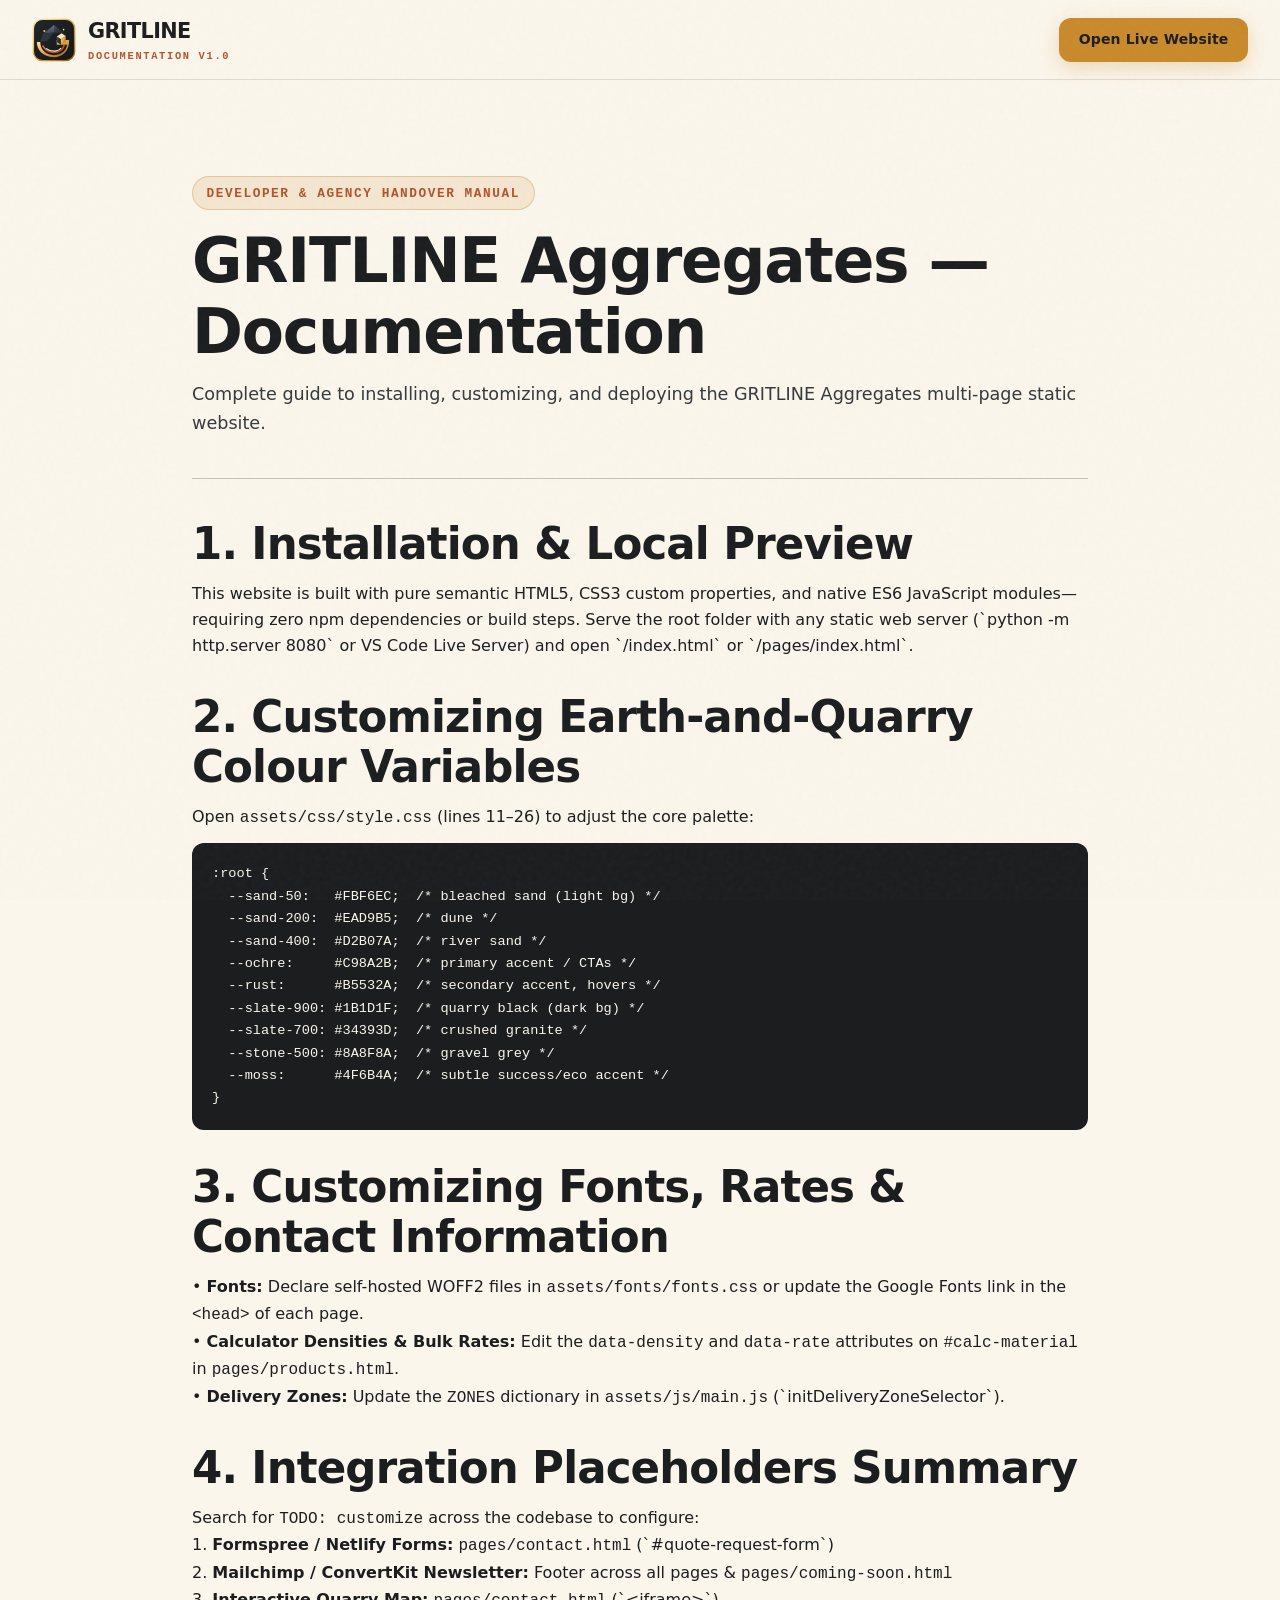
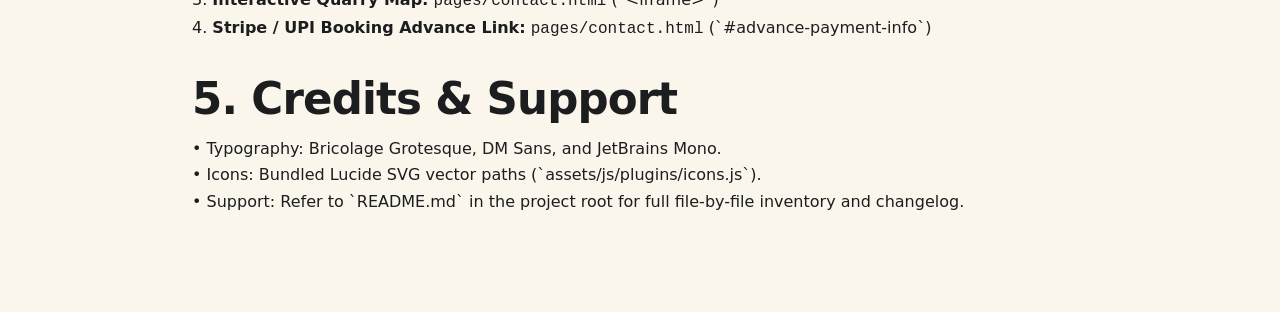
<file: documentation/index.html>
<!DOCTYPE html>
<html lang="en" dir="ltr" data-theme="light">
<head>
  <meta charset="UTF-8">
  <meta name="viewport" content="width=device-width, initial-scale=1.0">
  <title>GRITLINE Aggregates — Technical Documentation &amp; Customization Guide</title>
  <link rel="icon" type="image/svg+xml" href="../assets/images/logo/favicon.svg">
  <link rel="stylesheet" href="../assets/css/style.css">
  <link rel="stylesheet" href="../assets/css/dark-mode.css">
</head>
<body>
  <header class="site-header">
    <div class="container header-inner">
      <a href="../pages/index.html" class="brand-logo">
        <span class="brand-logo__mark" aria-hidden="true">
          <svg class="brand-logo__svg" viewBox="0 0 64 64" fill="none" xmlns="http://www.w3.org/2000/svg">
            <defs>
              <linearGradient id="gritlineGold" x1="0%" y1="0%" x2="100%" y2="100%">
                <stop offset="0%" stop-color="#FCE7B8"/>
                <stop offset="28%" stop-color="#F3C766"/>
                <stop offset="68%" stop-color="#C98A2B"/>
                <stop offset="100%" stop-color="#965D10"/>
              </linearGradient>
              <linearGradient id="gritlineSlate" x1="0%" y1="0%" x2="100%" y2="100%">
                <stop offset="0%" stop-color="#4C5560"/>
                <stop offset="50%" stop-color="#2D333A"/>
                <stop offset="100%" stop-color="#191B1E"/>
              </linearGradient>
              <linearGradient id="gritlineLightStone" x1="0%" y1="0%" x2="0%" y2="100%">
                <stop offset="0%" stop-color="#697482"/>
                <stop offset="100%" stop-color="#3D454F"/>
              </linearGradient>
              <linearGradient id="gritlineRust" x1="0%" y1="0%" x2="100%" y2="100%">
                <stop offset="0%" stop-color="#E87642"/>
                <stop offset="100%" stop-color="#A54018"/>
              </linearGradient>
              <linearGradient id="gritlineBadgeBg" x1="0%" y1="0%" x2="100%" y2="100%">
                <stop offset="0%" stop-color="#212529"/>
                <stop offset="100%" stop-color="#121416"/>
              </linearGradient>
            </defs>
            <rect x="2" y="2" width="60" height="60" rx="13" fill="url(#gritlineBadgeBg)" stroke="url(#gritlineGold)" stroke-width="2"/>
            <polygon points="32,10 16,23 32,21" fill="url(#gritlineLightStone)"/>
            <polygon points="32,10 48,23 32,21" fill="url(#gritlineSlate)"/>
            <polygon points="16,23 12,35 22,33 32,21" fill="#2E343B"/>
            <path d="M12 35 C12 46 20 54 32 54 C43 54 50 47 51 39 H36 V32 H54 C54.5 48.5 44 57 32 57 C15.5 57 7 46 7 35 L12 35 Z" fill="url(#gritlineGold)"/>
            <path d="M16 41 C19 46.5 25 50 32 50 C39.5 50 45 46 47 39" stroke="url(#gritlineRust)" stroke-width="2.4" stroke-linecap="round" fill="none"/>
            <path d="M21 44.5 C24 47 28 48.2 32 48.2 C36 48.2 39.5 47 42 44" stroke="#FCE7B8" stroke-width="1.6" stroke-linecap="round" fill="none"/>
            <polygon points="36,27 43,22 49,26 42,31" fill="#FCE7B8"/>
            <polygon points="42,31 49,26 49,34 42,39" fill="url(#gritlineGold)"/>
            <polygon points="36,27 42,31 42,39 36,35" fill="url(#gritlineSlate)"/>
            <circle cx="18" cy="19" r="1.5" fill="#F3C766"/>
            <circle cx="46" cy="17" r="1.2" fill="#FCE7B8"/>
          </svg>
        </span>
        <span>GRITLINE <span class="brand-logo__sub">Documentation v1.0</span></span>
      </a>
      <div class="header-actions">
        <a href="../pages/index.html" class="btn btn--primary btn--sm">Open Live Website</a>
      </div>
    </div>
  </header>

  <main class="section">
    <div class="container" style="max-width: 960px;">
      <span class="eyebrow">Developer &amp; Agency Handover Manual</span>
      <h1>GRITLINE Aggregates — Documentation</h1>
      <p style="margin-top: 0.75rem; color: var(--text-secondary); font-size: 1.1rem;">
        Complete guide to installing, customizing, and deploying the GRITLINE Aggregates multi-page static website.
      </p>

      <hr style="margin-block: 2.5rem; border: 0; border-top: 1px solid var(--border-strong);">

      <h2>1. Installation &amp; Local Preview</h2>
      <p style="margin-block: 0.75rem;">
        This website is built with pure semantic HTML5, CSS3 custom properties, and native ES6 JavaScript modules—requiring zero npm dependencies or build steps. Serve the root folder with any static web server (`python -m http.server 8080` or VS Code Live Server) and open `/index.html` or `/pages/index.html`.
      </p>

      <h2 style="margin-top: 2rem;">2. Customizing Earth-and-Quarry Colour Variables</h2>
      <p style="margin-block: 0.75rem;">
        Open <code>assets/css/style.css</code> (lines 11–26) to adjust the core palette:
      </p>
      <pre style="background: var(--slate-900); color: var(--sand-50); padding: 1.25rem; border-radius: var(--radius-md); overflow-x: auto; font-family: var(--font-mono); font-size: 0.85rem;">
:root {
  --sand-50:   #FBF6EC;  /* bleached sand (light bg) */
  --sand-200:  #EAD9B5;  /* dune */
  --sand-400:  #D2B07A;  /* river sand */
  --ochre:     #C98A2B;  /* primary accent / CTAs */
  --rust:      #B5532A;  /* secondary accent, hovers */
  --slate-900: #1B1D1F;  /* quarry black (dark bg) */
  --slate-700: #34393D;  /* crushed granite */
  --stone-500: #8A8F8A;  /* gravel grey */
  --moss:      #4F6B4A;  /* subtle success/eco accent */
}</pre>

      <h2 style="margin-top: 2rem;">3. Customizing Fonts, Rates &amp; Contact Information</h2>
      <p style="margin-block: 0.75rem;">
        • <strong>Fonts:</strong> Declare self-hosted WOFF2 files in <code>assets/fonts/fonts.css</code> or update the Google Fonts link in the <code>&lt;head&gt;</code> of each page.<br>
        • <strong>Calculator Densities &amp; Bulk Rates:</strong> Edit the <code>data-density</code> and <code>data-rate</code> attributes on <code>#calc-material</code> in <code>pages/products.html</code>.<br>
        • <strong>Delivery Zones:</strong> Update the <code>ZONES</code> dictionary in <code>assets/js/main.js</code> (`initDeliveryZoneSelector`).
      </p>

      <h2 style="margin-top: 2rem;">4. Integration Placeholders Summary</h2>
      <p style="margin-block: 0.75rem;">
        Search for <code>TODO: customize</code> across the codebase to configure:<br>
        1. <strong>Formspree / Netlify Forms:</strong> <code>pages/contact.html</code> (`#quote-request-form`)<br>
        2. <strong>Mailchimp / ConvertKit Newsletter:</strong> Footer across all pages &amp; <code>pages/coming-soon.html</code><br>
        3. <strong>Interactive Quarry Map:</strong> <code>pages/contact.html</code> (`&lt;iframe&gt;`)<br>
        4. <strong>Stripe / UPI Booking Advance Link:</strong> <code>pages/contact.html</code> (`#advance-payment-info`)
      </p>

      <h2 style="margin-top: 2rem;">5. Credits &amp; Support</h2>
      <p style="margin-block: 0.75rem;">
        • Typography: Bricolage Grotesque, DM Sans, and JetBrains Mono.<br>
        • Icons: Bundled Lucide SVG vector paths (`assets/js/plugins/icons.js`).<br>
        • Support: Refer to `README.md` in the project root for full file-by-file inventory and changelog.
      </p>
    </div>
  </main>
  <script type="module" src="../assets/js/main.js"></script>
</body>
</html>
</file>
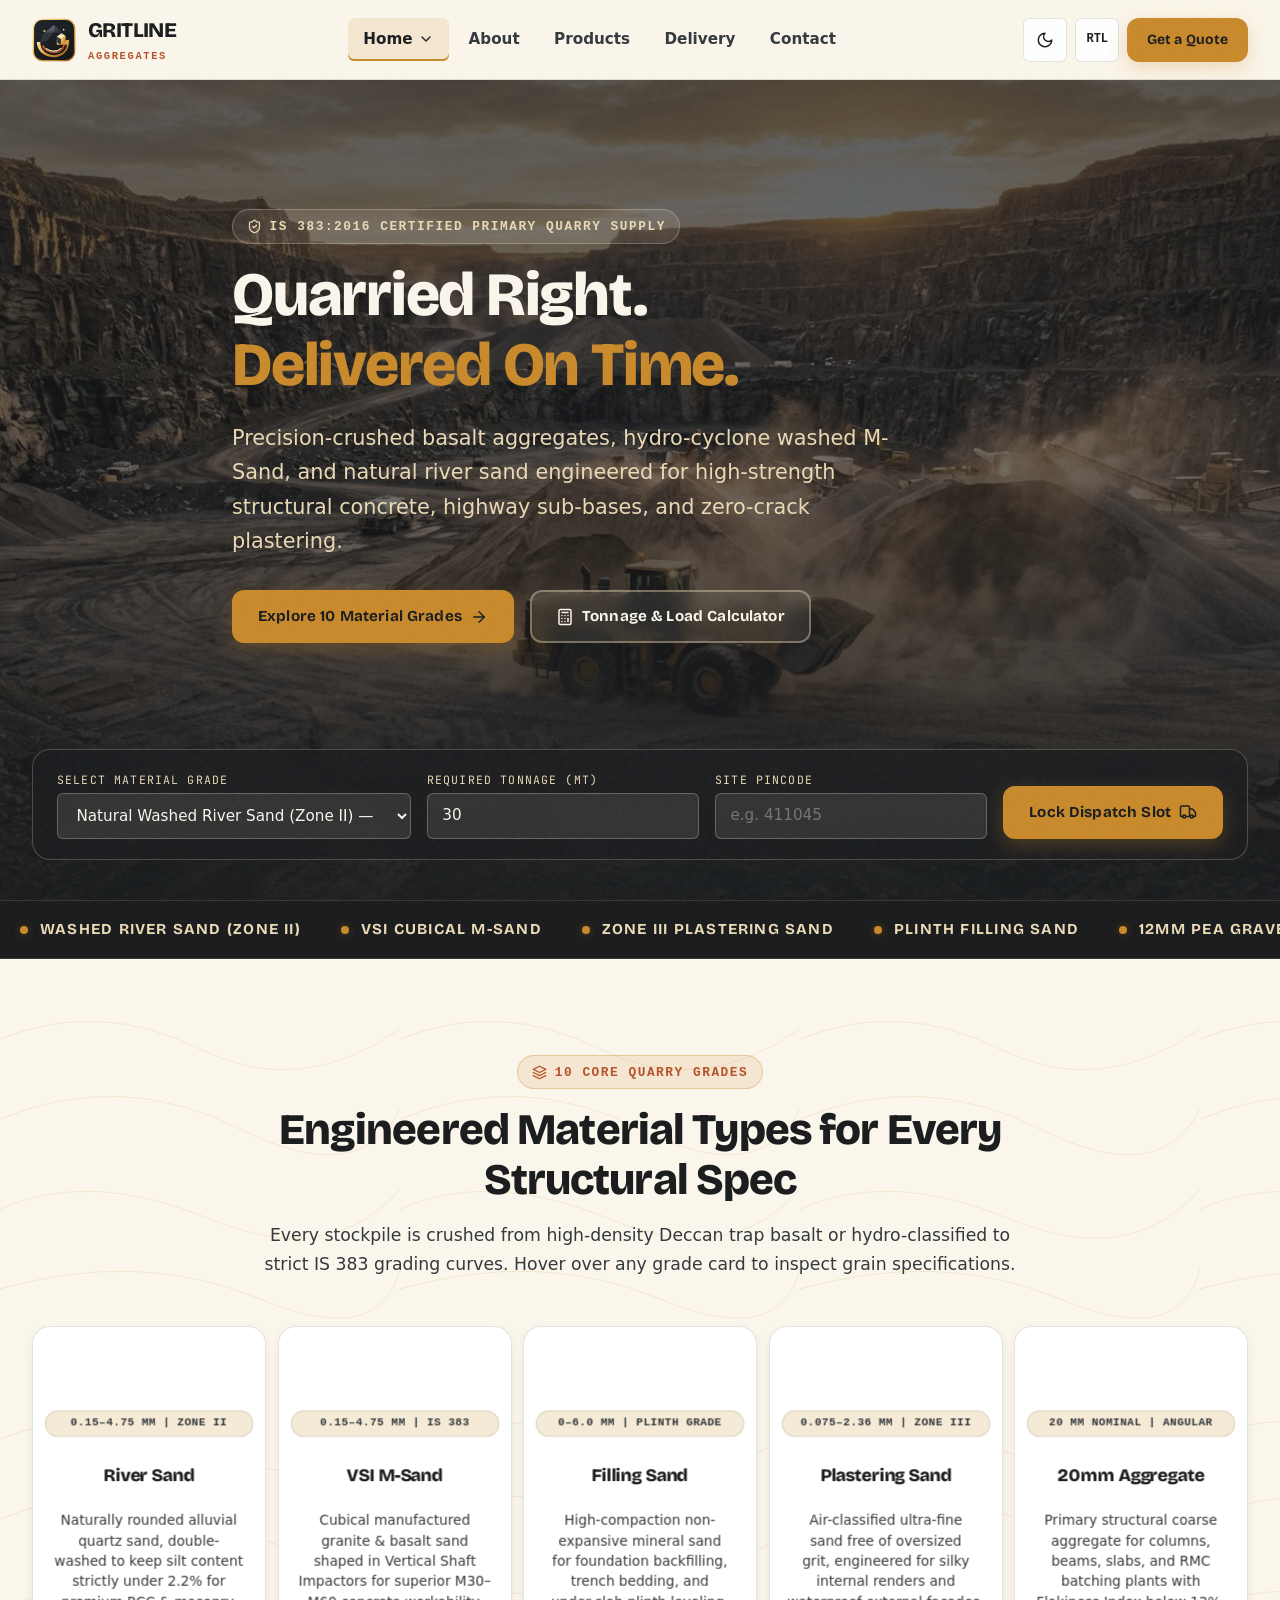
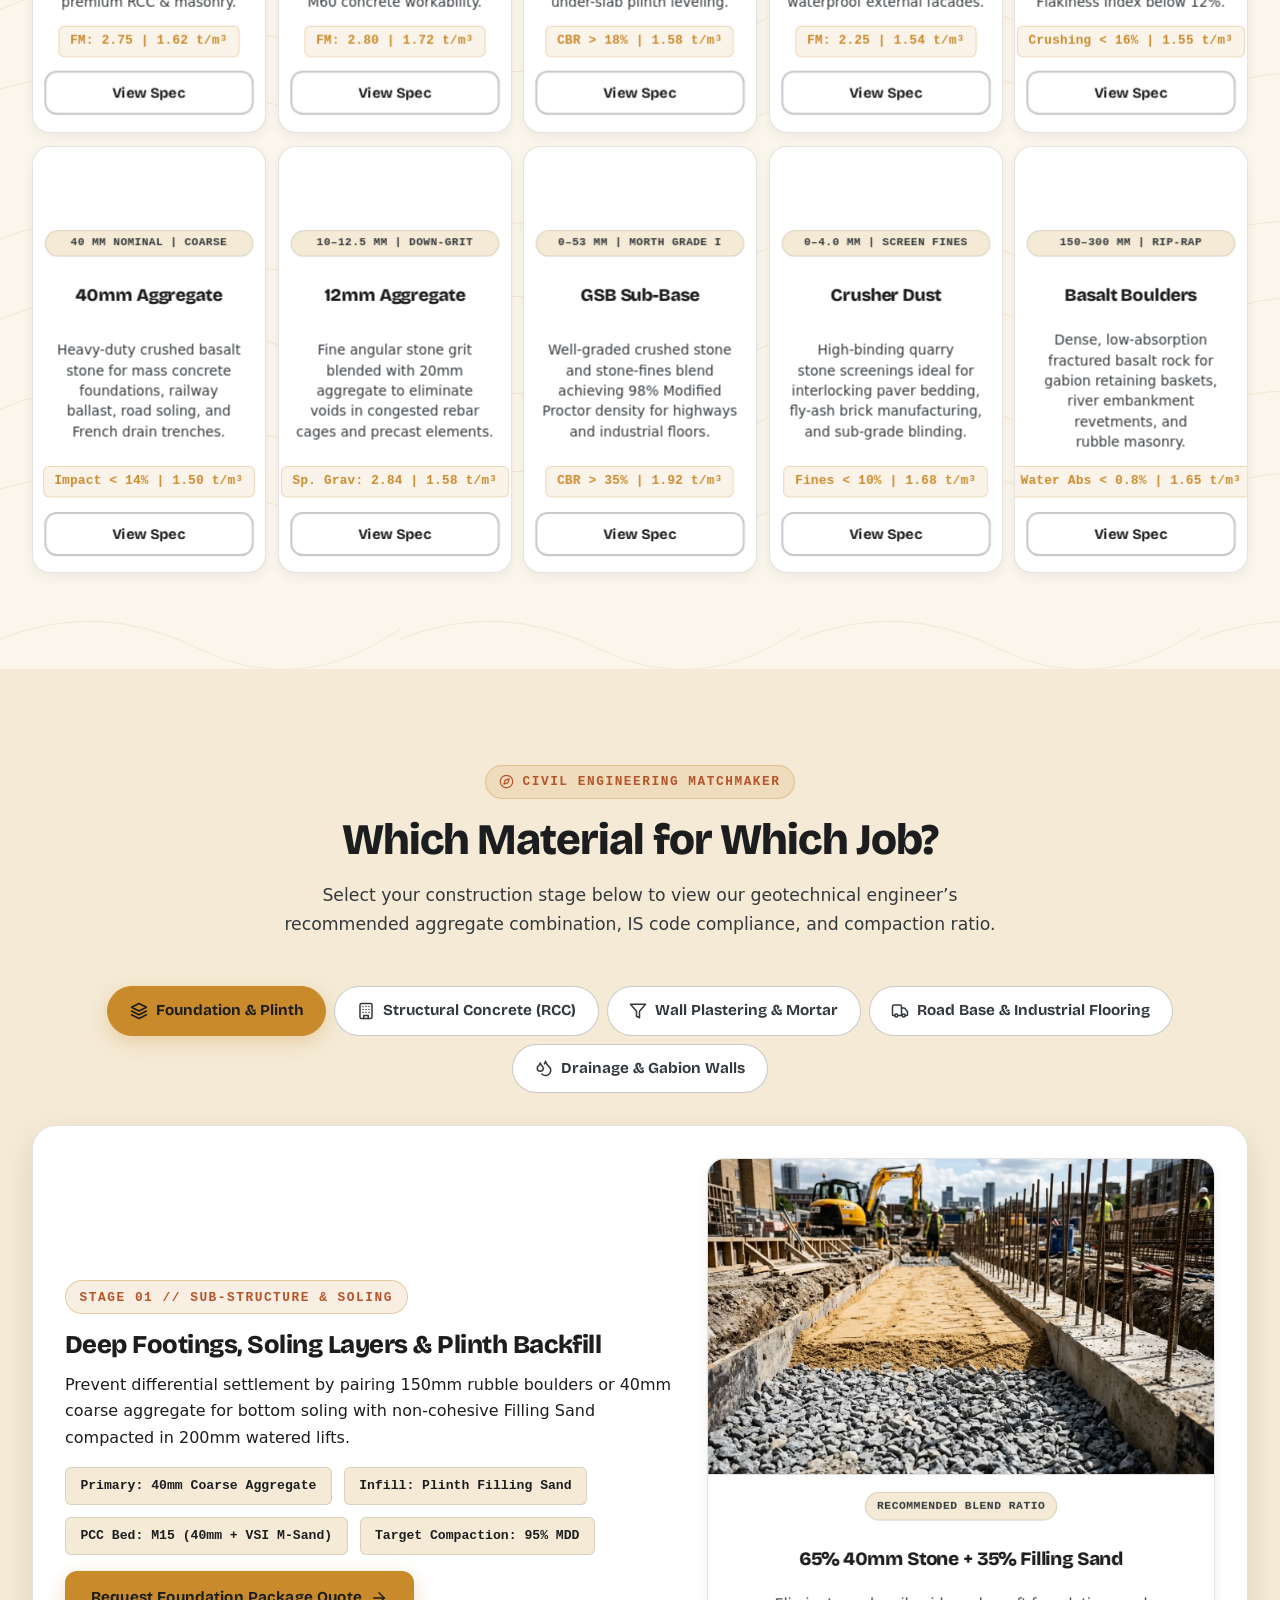
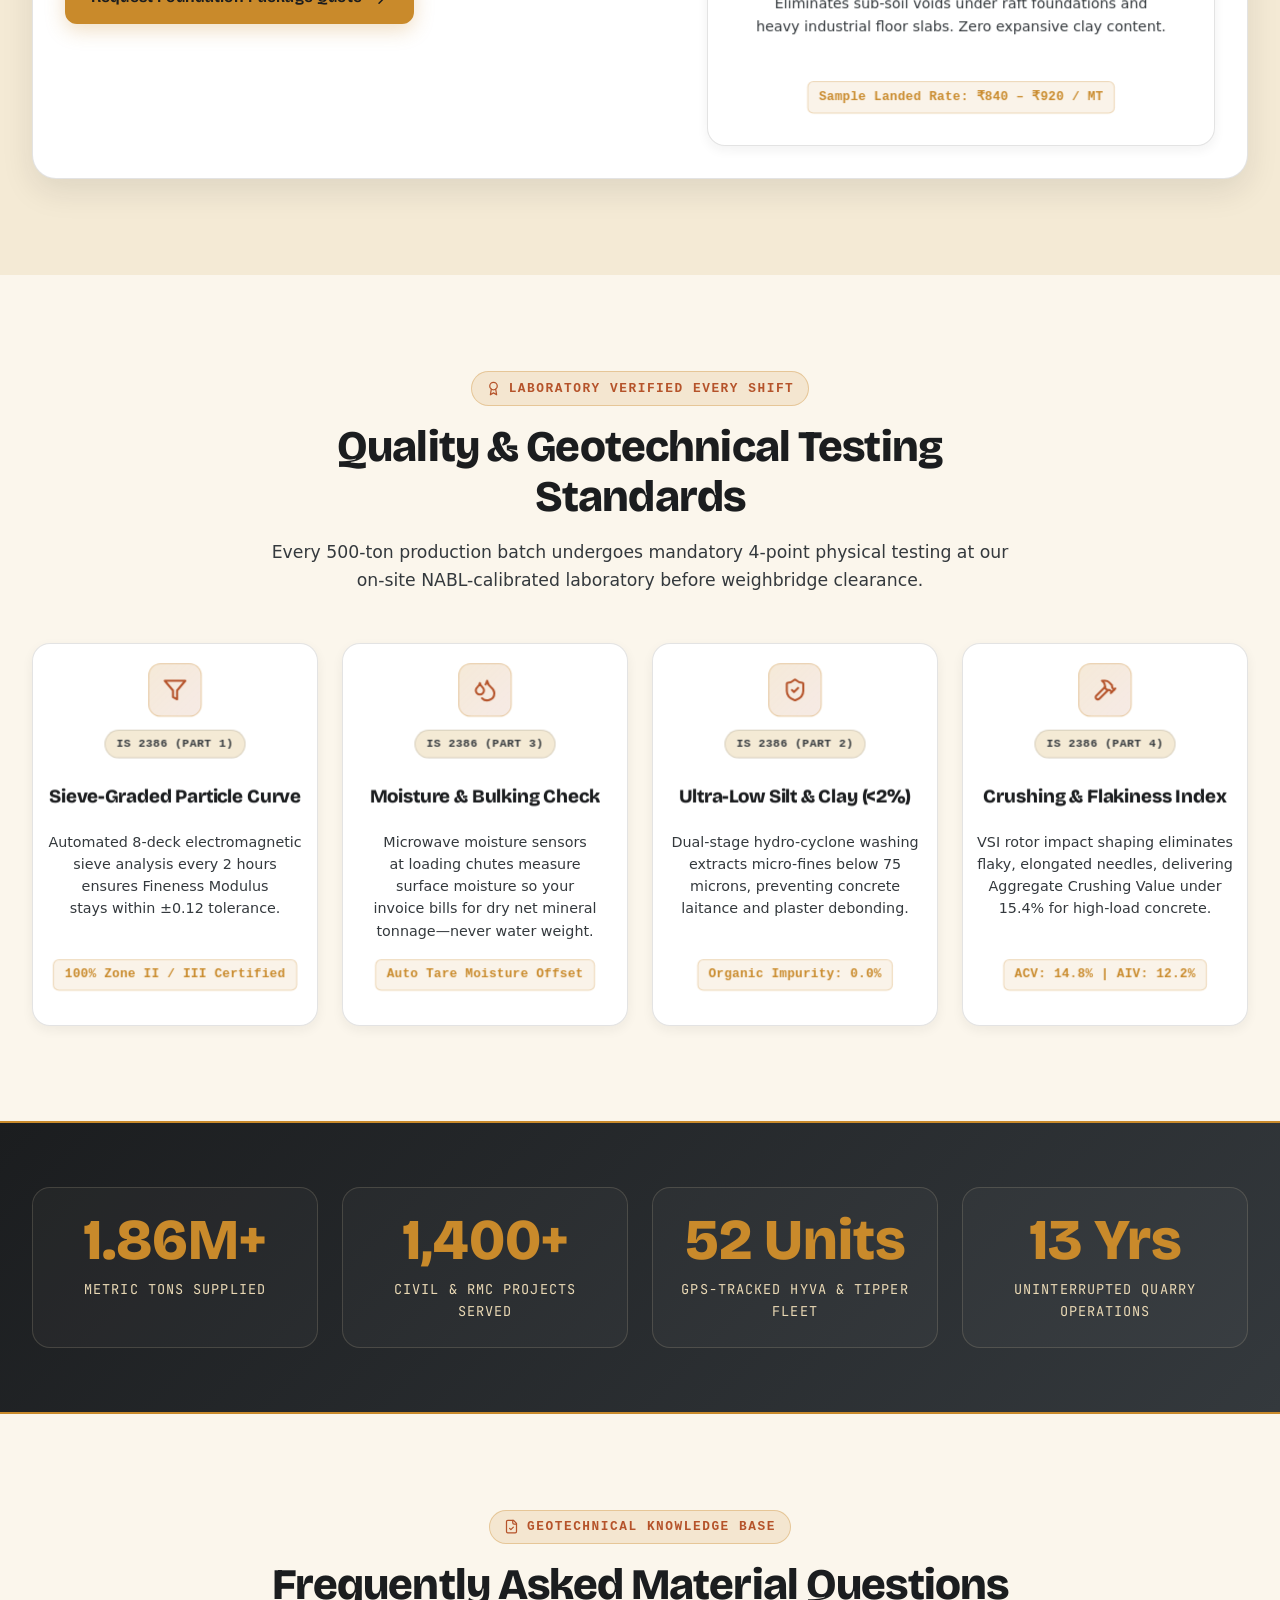
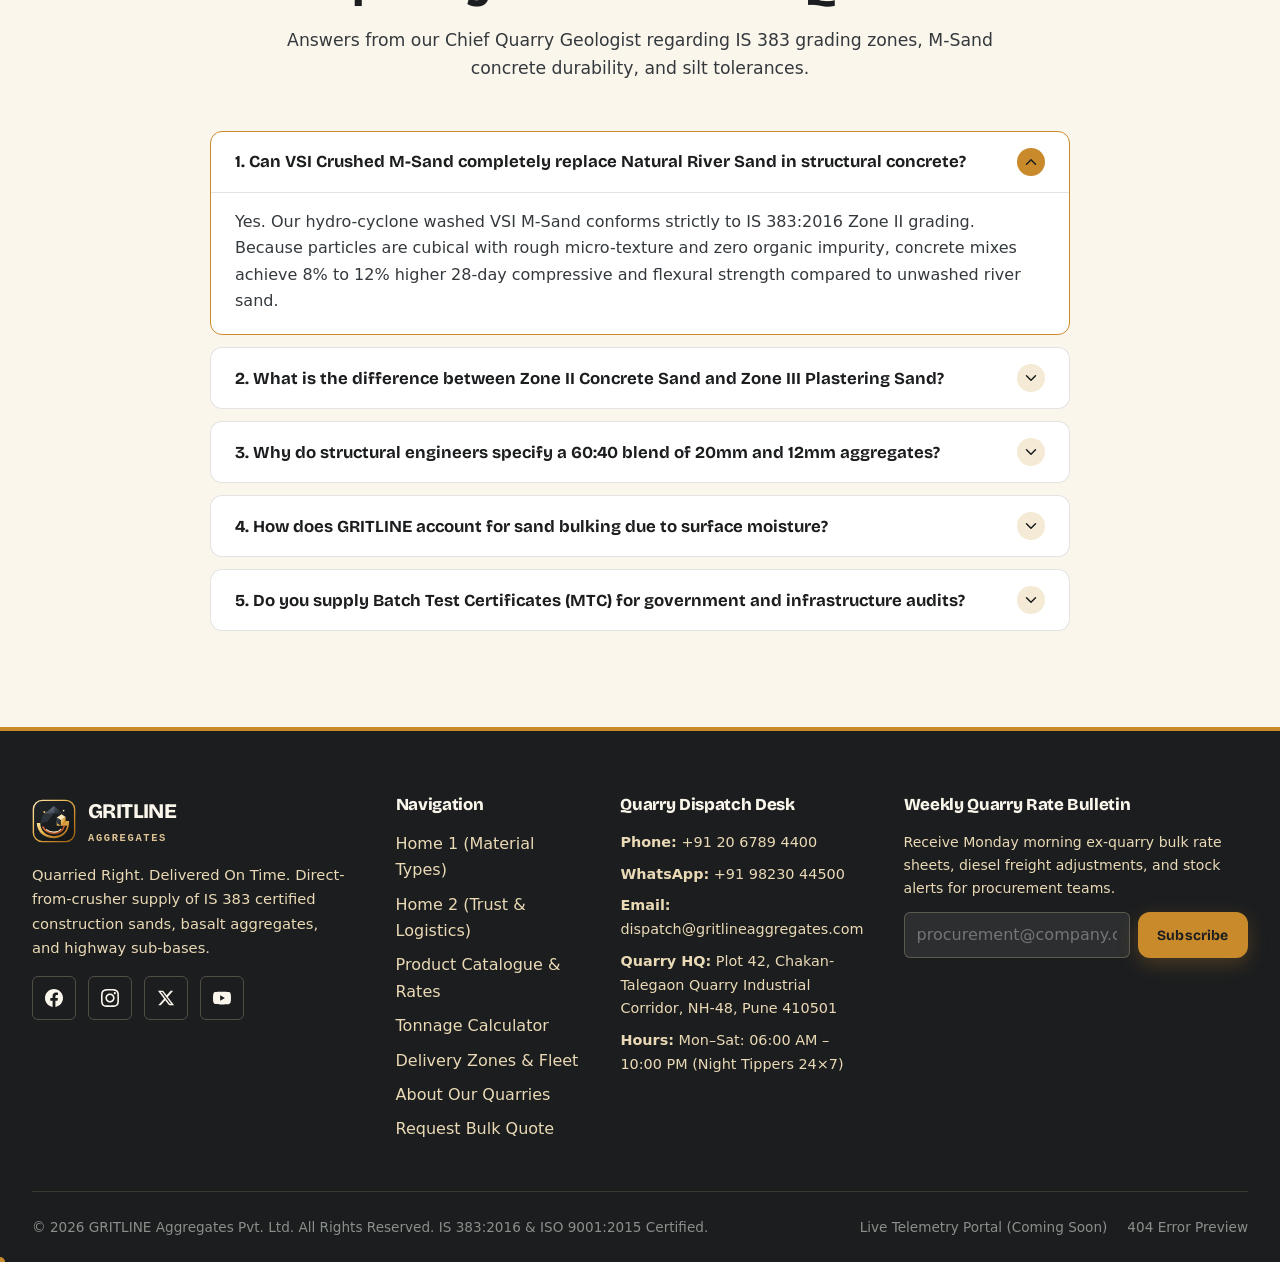
<file: pages/index.html>
<!DOCTYPE html>
<html lang="en" dir="ltr" data-theme="light">

<head>
  <meta charset="UTF-8">
  <meta name="viewport" content="width=device-width, initial-scale=1.0">
  <title>GRITLINE Aggregates | IS 383 Graded Sand &amp; Stone Supplier</title>
  <meta name="description"
    content="GRITLINE Aggregates supplies sieve-graded River Sand, VSI M-Sand, 12mm/20mm/40mm crushed basalt, GSB, and boulders. Quarried right, delivered on time.">
  <link rel="canonical" href="https://gritlineaggregates.com/pages/index.html">

  <!-- Open Graph / Social Meta -->
  <meta property="og:type" content="website">
  <meta property="og:title" content="GRITLINE Aggregates | Quarried Right. Delivered On Time.">
  <meta property="og:description"
    content="IS 383 certified construction sands, crushed basalt aggregates, GSB, and boulders delivered directly from our automated quarries.">
  <meta property="og:url" content="https://gritlineaggregates.com/pages/index.html">
  <meta property="og:image" content="../assets/images/hero/hero-quarry-main.jpg">
  <meta name="twitter:card" content="summary_large_image">
  <meta name="twitter:title" content="GRITLINE Aggregates | IS 383 Graded Sand &amp; Stone Supplier">
  <meta name="twitter:description"
    content="Sieve-graded River Sand, VSI M-Sand, 12mm/20mm/40mm aggregates, GSB &amp; boulders.">

  <!-- Preload Hero Image & Fonts for LCP < 2.5s -->
  <link rel="preload" as="image" href="../assets/images/hero/hero-quarry-main.webp" type="image/webp"
    fetchpriority="high">
  <link rel="preconnect" href="https://fonts.googleapis.com">
  <link rel="preconnect" href="https://fonts.gstatic.com" crossorigin>
  <link
    href="https://fonts.googleapis.com/css2?family=Bricolage+Grotesque:wght@700;800&family=DM+Sans:wght@400;500;700&family=JetBrains+Mono:wght@500;700&display=swap"
    rel="stylesheet">
  <link rel="icon" type="image/svg+xml" href="../assets/images/logo/favicon.svg">
  <link rel="stylesheet" href="../assets/fonts/fonts.css">

  <!-- Core Stylesheets -->
  <link rel="stylesheet" href="../assets/css/style.css">
  <link rel="stylesheet" href="../assets/css/dark-mode.css">
  <link rel="stylesheet" href="../assets/css/rtl.css">

  <!-- JSON-LD Structured Data: LocalBusiness & FAQPage -->
  <script type="application/ld+json">
  {
    "@context": "https://schema.org",
    "@graph": [
      {
        "@type": "LocalBusiness",
        "name": "GRITLINE Aggregates",
        "description": "IS 383 certified quarry operator and bulk supplier of washed river sand, VSI M-Sand, crushed basalt aggregates, GSB, and boulders.",
        "slogan": "Quarried Right. Delivered On Time.",
        "url": "https://gritlineaggregates.com",
        "telephone": "+91-20-6789-4400",
        "email": "dispatch@gritlineaggregates.com",
        "priceRange": "₹₹",
        "address": {
          "@type": "PostalAddress",
          "streetAddress": "Plot 42, Chakan-Talegaon Quarry Industrial Corridor, NH-48",
          "addressLocality": "Pune",
          "addressRegion": "MH",
          "postalCode": "410501",
          "addressCountry": "IN"
        },
        "openingHours": "Mo-Sa 06:00-22:00"
      },
      {
        "@type": "FAQPage",
        "mainEntity": [
          {
            "@type": "Question",
            "name": "Can VSI Crushed M-Sand completely replace Natural River Sand in structural concrete?",
            "acceptedAnswer": {
              "@type": "Answer",
              "text": "Yes. Our hydro-cyclone washed VSI M-Sand conforms strictly to IS 383:2016 Zone II grading. Its cubical particle shape and zero organic impurity yield 8% to 12% higher compressive strength in M25 to M60 structural concrete compared to unwashed river sand."
            }
          },
          {
            "@type": "Question",
            "name": "What is the difference between Zone II Concrete Sand and Zone III Plastering Sand?",
            "acceptedAnswer": {
              "@type": "Answer",
              "text": "Zone II sand has a Fineness Modulus of 2.6 to 2.9 with balanced coarse-to-fine grain distribution ideal for RCC structural loads. Zone III Plastering Sand is finer (Fineness Modulus 2.1 to 2.4, passing 2.36mm sieve) to create crack-free, smooth internal and external wall renders."
            }
          }
        ]
      }
    ]
  }
  </script>
</head>

<body>
  <!-- Skip Navigation Link (WCAG 2.1 AA) -->
  <a href="#main-content" class="skip-link">Skip to main content</a>



  <!-- ========================================================================
       SHARED HEADER & NAVIGATION
       ======================================================================== -->
  <header class="site-header">
    <div id="scroll-progress" class="scroll-progress" aria-hidden="true"></div>
    <div class="container header-inner">
      <!-- Brand Logo (TODO: customize brand name in README) -->
      <a href="index.html" class="brand-logo" aria-label="GRITLINE Aggregates Home">
        <span class="brand-logo__mark" aria-hidden="true">
          <svg class="brand-logo__svg" viewBox="0 0 64 64" fill="none" xmlns="http://www.w3.org/2000/svg">
            <defs>
              <linearGradient id="gritlineGold" x1="0%" y1="0%" x2="100%" y2="100%">
                <stop offset="0%" stop-color="#FCE7B8"/>
                <stop offset="28%" stop-color="#F3C766"/>
                <stop offset="68%" stop-color="#C98A2B"/>
                <stop offset="100%" stop-color="#965D10"/>
              </linearGradient>
              <linearGradient id="gritlineSlate" x1="0%" y1="0%" x2="100%" y2="100%">
                <stop offset="0%" stop-color="#4C5560"/>
                <stop offset="50%" stop-color="#2D333A"/>
                <stop offset="100%" stop-color="#191B1E"/>
              </linearGradient>
              <linearGradient id="gritlineLightStone" x1="0%" y1="0%" x2="0%" y2="100%">
                <stop offset="0%" stop-color="#697482"/>
                <stop offset="100%" stop-color="#3D454F"/>
              </linearGradient>
              <linearGradient id="gritlineRust" x1="0%" y1="0%" x2="100%" y2="100%">
                <stop offset="0%" stop-color="#E87642"/>
                <stop offset="100%" stop-color="#A54018"/>
              </linearGradient>
              <linearGradient id="gritlineBadgeBg" x1="0%" y1="0%" x2="100%" y2="100%">
                <stop offset="0%" stop-color="#212529"/>
                <stop offset="100%" stop-color="#121416"/>
              </linearGradient>
            </defs>
            <rect x="2" y="2" width="60" height="60" rx="13" fill="url(#gritlineBadgeBg)" stroke="url(#gritlineGold)" stroke-width="2"/>
            <polygon points="32,10 16,23 32,21" fill="url(#gritlineLightStone)"/>
            <polygon points="32,10 48,23 32,21" fill="url(#gritlineSlate)"/>
            <polygon points="16,23 12,35 22,33 32,21" fill="#2E343B"/>
            <path d="M12 35 C12 46 20 54 32 54 C43 54 50 47 51 39 H36 V32 H54 C54.5 48.5 44 57 32 57 C15.5 57 7 46 7 35 L12 35 Z" fill="url(#gritlineGold)"/>
            <path d="M16 41 C19 46.5 25 50 32 50 C39.5 50 45 46 47 39" stroke="url(#gritlineRust)" stroke-width="2.4" stroke-linecap="round" fill="none"/>
            <path d="M21 44.5 C24 47 28 48.2 32 48.2 C36 48.2 39.5 47 42 44" stroke="#FCE7B8" stroke-width="1.6" stroke-linecap="round" fill="none"/>
            <polygon points="36,27 43,22 49,26 42,31" fill="#FCE7B8"/>
            <polygon points="42,31 49,26 49,34 42,39" fill="url(#gritlineGold)"/>
            <polygon points="36,27 42,31 42,39 36,35" fill="url(#gritlineSlate)"/>
            <circle cx="18" cy="19" r="1.5" fill="#F3C766"/>
            <circle cx="46" cy="17" r="1.2" fill="#FCE7B8"/>
          </svg>
        </span>
        <span>
          GRITLINE
          <span class="brand-logo__sub">Aggregates</span>
        </span>
      </a>

      <!-- Desktop Primary Navigation -->
      <nav aria-label="Primary Navigation">
        <ul class="nav-menu">
          <li class="nav-item nav-item--has-dropdown">
            <a href="index.html" class="nav-link is-active" aria-haspopup="true" aria-expanded="false">
              Home <i data-lucide="chevron-down" width="16" height="16"></i>
            </a>
            <div class="nav-dropdown" role="menu" aria-label="Home Variations">
              <a href="index.html" class="nav-dropdown__link is-active" role="menuitem">Home 1</a>
              <a href="home-2.html" class="nav-dropdown__link" role="menuitem">Home 2</a>
            </div>
          </li>
          <li class="nav-item"><a href="about.html" class="nav-link">About</a></li>
          <li class="nav-item"><a href="products.html" class="nav-link">Products</a></li>
          <li class="nav-item"><a href="delivery.html" class="nav-link">Delivery</a></li>
          <li class="nav-item"><a href="contact.html" class="nav-link">Contact</a></li>
        </ul>
      </nav>

      <!-- Utility Actions: Dark Mode, RTL, Get a Quote CTA, Mobile Menu -->
      <div class="header-actions">
        <button type="button" class="icon-btn" data-theme-toggle aria-label="Toggle Dark or Light Mode">
          <i data-lucide="sun" width="18" height="18"></i>
        </button>
        <button type="button" class="icon-btn" data-rtl-toggle aria-label="Toggle Right-to-Left Layout">
          RTL
        </button>
        <a href="contact.html" class="btn btn--primary btn--sm btn--magnetic">
          <span>Get a Quote</span>
          <span class="quote-tray-badge" data-quote-count style="display:none;">0</span>
        </a>
        <button type="button" id="hamburger-btn" class="icon-btn hamburger-btn" aria-label="Open Menu"
          aria-expanded="false" aria-controls="mobile-drawer">
          <i data-lucide="menu" width="22" height="22"></i>
        </button>
      </div>
    </div>
  </header>

  <!-- Mobile Navigation Drawer -->
  <div id="mobile-drawer" class="mobile-drawer" aria-label="Mobile Navigation">
    <nav class="mobile-drawer__nav">
      <div class="mobile-drawer__dropdown-wrapper">
        <button type="button" class="mobile-drawer__link mobile-drawer__link--toggle is-active" aria-expanded="true">
          <span>Home</span>
          <i data-lucide="chevron-down" width="18" height="18" class="mobile-drawer__chevron"></i>
        </button>
        <div class="mobile-drawer__subnav is-open">
          <a href="index.html" class="mobile-drawer__sublink is-active">
            <span>Home 1</span>
          </a>
          <a href="home-2.html" class="mobile-drawer__sublink">
            <span>Home 2</span>
          </a>
        </div>
      </div>
      <a href="about.html" class="mobile-drawer__link">
        <span>About</span>
      </a>
      <a href="products.html" class="mobile-drawer__link">
        <span>Products</span>
      </a>
      <a href="delivery.html" class="mobile-drawer__link">
        <span>Delivery</span>
      </a>
      <a href="contact.html" class="mobile-drawer__link">
        <span>Contact</span>
      </a>
    </nav>
    <div class="mobile-drawer__actions">
      <div class="mobile-drawer__controls">
        <button type="button" class="icon-btn" data-theme-toggle aria-label="Toggle Dark or Light Mode">
          <i data-lucide="sun" width="18" height="18"></i>
        </button>
        <button type="button" class="icon-btn" data-rtl-toggle aria-label="Toggle Right-to-Left Layout">
          RTL
        </button>
      </div>
      <a href="contact.html" class="btn btn--primary btn--full">
        <span>Get a Quote</span>
        <span class="quote-tray-badge" data-quote-count style="display:none;">0</span>
      </a>
    </div>
  </div>

  <main id="main-content" class="page-transition-wrapper">
    <!-- ======================================================================
         HERO MODEL A: Full-Screen Cinematic Photo Hero + Floating Glass Quote
         ====================================================================== -->
    <section class="hero-cinematic" aria-labelledby="hero-h1">
      <div class="hero-cinematic__bg">
        <picture>
          <source srcset="../assets/images/hero/hero-quarry-main.webp" type="image/webp">
          <img src="../assets/images/hero/hero-quarry-main.jpg"
            alt="Panoramic stepped basalt stone quarry at golden hour with graded aggregate stockpiles and heavy yellow wheel loader"
            width="1376" height="768" fetchpriority="high">
        </picture>
      </div>
      <div class="hero-cinematic__overlay" aria-hidden="true"></div>

      <div class="container hero-cinematic__content">
        <span class="eyebrow eyebrow--light">
          <i data-lucide="shield-check" width="15" height="15"></i>
          IS 383:2016 Certified Primary Quarry Supply
        </span>
        <h1 id="hero-h1" class="hero-cinematic__title">
          <span class="hero-mask-line"><span class="hero-mask-inner">Quarried Right.</span></span>
          <span class="hero-mask-line"><span class="hero-mask-inner"><span class="accent">Delivered On
                Time.</span></span></span>
        </h1>
        <p class="hero-cinematic__lead">
          Precision-crushed basalt aggregates, hydro-cyclone washed M-Sand, and natural river sand engineered for
          high-strength structural concrete, highway sub-bases, and zero-crack plastering.
        </p>
        <div class="hero-cinematic__ctas">
          <a href="#material-types" class="btn btn--primary btn--magnetic">
            <span>Explore 10 Material Grades</span>
            <i data-lucide="arrow-right"></i>
          </a>
          <a href="products.html#calculator" class="btn btn--ghost-light">
            <i data-lucide="calculator"></i>
            <span>Tonnage &amp; Load Calculator</span>
          </a>
        </div>
      </div>

      <!-- Floating Glass Quick-Quote Strip -->
      <div class="container">
        <div class="quick-quote-glass" role="region" aria-label="Instant Quarry Dispatch Quote">
          <form id="hero-quick-quote-form" class="quick-quote-glass__form" data-target-url="contact.html">
            <div>
              <label for="qq-material">Select Material Grade</label>
              <select id="qq-material" name="material">
                <option value="Natural Washed River Sand (Zone II)">Natural Washed River Sand (Zone II) — ₹1,680/MT
                </option>
                <option value="Crushed VSI M-Sand (Zone II)">Crushed VSI M-Sand (Zone II) — ₹1,120/MT</option>
                <option value="Super-Fine Plastering Sand (Zone III)">Super-Fine Plastering Sand (Zone III) — ₹1,290/MT
                </option>
                <option value="20mm Angular Crushed Basalt">20mm Angular Crushed Basalt — ₹940/MT</option>
                <option value="40mm Coarse Foundation Aggregate">40mm Coarse Foundation Aggregate — ₹880/MT</option>
                <option value="Granular Sub-Base (GSB Grade I)">Granular Sub-Base (GSB Grade I) — ₹790/MT</option>
              </select>
            </div>
            <div>
              <label for="qq-tonnage">Required Tonnage (MT)</label>
              <input type="number" id="qq-tonnage" name="tonnage" min="10" max="5000" value="30" required>
            </div>
            <div>
              <label for="qq-pincode">Site Pincode</label>
              <input type="text" id="qq-pincode" name="pincode" placeholder="e.g. 411045" pattern="[0-9]{6}"
                maxlength="6">
            </div>
            <div>
              <button type="submit" class="btn btn--primary btn--full">
                <span>Lock Dispatch Slot</span>
                <i data-lucide="truck"></i>
              </button>
            </div>
          </form>
        </div>
      </div>
    </section>

    <!-- Continuous Marquee / Running Model of Material Names -->
    <div class="material-marquee" role="region" aria-label="Supplied Material Grades Ticker">
      <div class="material-marquee__track">
        <span class="material-marquee__item"><span class="material-marquee__dot" aria-hidden="true"></span>WASHED RIVER SAND (ZONE II)</span>
        <span class="material-marquee__item"><span class="material-marquee__dot" aria-hidden="true"></span>VSI CUBICAL M-SAND</span>
        <span class="material-marquee__item"><span class="material-marquee__dot" aria-hidden="true"></span>ZONE III PLASTERING SAND</span>
        <span class="material-marquee__item"><span class="material-marquee__dot" aria-hidden="true"></span>PLINTH FILLING SAND</span>
        <span class="material-marquee__item"><span class="material-marquee__dot" aria-hidden="true"></span>12MM PEA GRAVEL GRIT</span>
        <span class="material-marquee__item"><span class="material-marquee__dot" aria-hidden="true"></span>20MM RCC BASALT AGGREGATE</span>
        <span class="material-marquee__item"><span class="material-marquee__dot" aria-hidden="true"></span>40MM BALLAST &amp; SOLING STONE</span>
        <span class="material-marquee__item"><span class="material-marquee__dot" aria-hidden="true"></span>MoRTH GRADE-I GSB</span>
        <span class="material-marquee__item"><span class="material-marquee__dot" aria-hidden="true"></span>0–4MM CRUSHER STONE DUST</span>
        <span class="material-marquee__item"><span class="material-marquee__dot" aria-hidden="true"></span>150–300MM GABION BOULDERS</span>
        <span class="material-marquee__item"><span class="material-marquee__dot" aria-hidden="true"></span>WASHED RIVER SAND (ZONE II)</span>
        <span class="material-marquee__item"><span class="material-marquee__dot" aria-hidden="true"></span>VSI CUBICAL M-SAND</span>
        <span class="material-marquee__item"><span class="material-marquee__dot" aria-hidden="true"></span>ZONE III PLASTERING SAND</span>
        <span class="material-marquee__item"><span class="material-marquee__dot" aria-hidden="true"></span>PLINTH FILLING SAND</span>
        <span class="material-marquee__item"><span class="material-marquee__dot" aria-hidden="true"></span>12MM PEA GRAVEL GRIT</span>
        <span class="material-marquee__item"><span class="material-marquee__dot" aria-hidden="true"></span>20MM RCC BASALT AGGREGATE</span>
        <span class="material-marquee__item"><span class="material-marquee__dot" aria-hidden="true"></span>40MM BALLAST &amp; SOLING STONE</span>
        <span class="material-marquee__item"><span class="material-marquee__dot" aria-hidden="true"></span>MoRTH GRADE-I GSB</span>
        <span class="material-marquee__item"><span class="material-marquee__dot" aria-hidden="true"></span>0–4MM CRUSHER STONE DUST</span>
        <span class="material-marquee__item"><span class="material-marquee__dot" aria-hidden="true"></span>150–300MM GABION BOULDERS</span>
      </div>
      <div class="material-marquee__track" aria-hidden="true">
        <span class="material-marquee__item"><span class="material-marquee__dot" aria-hidden="true"></span>WASHED RIVER SAND (ZONE II)</span>
        <span class="material-marquee__item"><span class="material-marquee__dot" aria-hidden="true"></span>VSI CUBICAL M-SAND</span>
        <span class="material-marquee__item"><span class="material-marquee__dot" aria-hidden="true"></span>ZONE III PLASTERING SAND</span>
        <span class="material-marquee__item"><span class="material-marquee__dot" aria-hidden="true"></span>PLINTH FILLING SAND</span>
        <span class="material-marquee__item"><span class="material-marquee__dot" aria-hidden="true"></span>12MM PEA GRAVEL GRIT</span>
        <span class="material-marquee__item"><span class="material-marquee__dot" aria-hidden="true"></span>20MM RCC BASALT AGGREGATE</span>
        <span class="material-marquee__item"><span class="material-marquee__dot" aria-hidden="true"></span>40MM BALLAST &amp; SOLING STONE</span>
        <span class="material-marquee__item"><span class="material-marquee__dot" aria-hidden="true"></span>MoRTH GRADE-I GSB</span>
        <span class="material-marquee__item"><span class="material-marquee__dot" aria-hidden="true"></span>0–4MM CRUSHER STONE DUST</span>
        <span class="material-marquee__item"><span class="material-marquee__dot" aria-hidden="true"></span>150–300MM GABION BOULDERS</span>
        <span class="material-marquee__item"><span class="material-marquee__dot" aria-hidden="true"></span>WASHED RIVER SAND (ZONE II)</span>
        <span class="material-marquee__item"><span class="material-marquee__dot" aria-hidden="true"></span>VSI CUBICAL M-SAND</span>
        <span class="material-marquee__item"><span class="material-marquee__dot" aria-hidden="true"></span>ZONE III PLASTERING SAND</span>
        <span class="material-marquee__item"><span class="material-marquee__dot" aria-hidden="true"></span>PLINTH FILLING SAND</span>
        <span class="material-marquee__item"><span class="material-marquee__dot" aria-hidden="true"></span>12MM PEA GRAVEL GRIT</span>
        <span class="material-marquee__item"><span class="material-marquee__dot" aria-hidden="true"></span>20MM RCC BASALT AGGREGATE</span>
        <span class="material-marquee__item"><span class="material-marquee__dot" aria-hidden="true"></span>40MM BALLAST &amp; SOLING STONE</span>
        <span class="material-marquee__item"><span class="material-marquee__dot" aria-hidden="true"></span>MoRTH GRADE-I GSB</span>
        <span class="material-marquee__item"><span class="material-marquee__dot" aria-hidden="true"></span>0–4MM CRUSHER STONE DUST</span>
        <span class="material-marquee__item"><span class="material-marquee__dot" aria-hidden="true"></span>150–300MM GABION BOULDERS</span>
      </div>
    </div>

    <!-- ======================================================================
         HOME 1 SECTION 1: MATERIAL TYPES SHOWCASE (10 3D Tilt Cards)
         Unique to Home 1. Uses falling sand-grain particles & gravel settle.
         ====================================================================== -->
    <section id="material-types" class="section topo-bg" aria-labelledby="sec-materials-title">
      <div class="container">
        <div class="section-header reveal">
          <span class="eyebrow"><i data-lucide="layers" width="15" height="15"></i> 10 Core Quarry Grades</span>
          <h2 id="sec-materials-title">Engineered Material Types for Every Structural Spec</h2>
          <p>
            Every stockpile is crushed from high-density Deccan trap basalt or hydro-classified to strict IS 383 grading
            curves. Hover over any grade card to inspect grain specifications.
          </p>
        </div>

        <div class="grid-materials-10">
          <!-- 1. River Sand -->
          <article class="card card--sand card--settle">
            <div class="card__icon"><i data-lucide="droplets"></i></div>
            <span class="card__badge">0.15–4.75 mm | Zone II</span>
            <h3 class="card__title">River Sand</h3>
            <p class="card__text">Naturally rounded alluvial quartz sand, double-washed to keep silt content strictly
              under 2.2% for premium RCC &amp; masonry.</p>
            <div class="card__meta">
              <span class="mono-spec">FM: 2.75 | 1.62 t/m³</span>
            </div>
            <div class="card__actions">
              <a href="products.html" class="btn btn--ghost btn--sm">View Spec</a>
            </div>
          </article>

          <!-- 2. M-Sand -->
          <article class="card card--sand card--settle">
            <div class="card__icon"><i data-lucide="box"></i></div>
            <span class="card__badge">0.15–4.75 mm | IS 383</span>
            <h3 class="card__title">VSI M-Sand</h3>
            <p class="card__text">Cubical manufactured granite &amp; basalt sand shaped in Vertical Shaft Impactors for
              superior M30–M60 concrete workability.</p>
            <div class="card__meta">
              <span class="mono-spec">FM: 2.80 | 1.72 t/m³</span>
            </div>
            <div class="card__actions">
              <a href="products.html" class="btn btn--ghost btn--sm">View Spec</a>
            </div>
          </article>

          <!-- 3. Filling Sand -->
          <article class="card card--sand card--settle">
            <div class="card__icon"><i data-lucide="layers"></i></div>
            <span class="card__badge">0–6.0 mm | Plinth Grade</span>
            <h3 class="card__title">Filling Sand</h3>
            <p class="card__text">High-compaction non-expansive mineral sand for foundation backfilling, trench bedding,
              and under-slab plinth leveling.</p>
            <div class="card__meta">
              <span class="mono-spec">CBR &gt; 18% | 1.58 t/m³</span>
            </div>
            <div class="card__actions">
              <a href="products.html" class="btn btn--ghost btn--sm">View Spec</a>
            </div>
          </article>

          <!-- 4. Plastering Sand -->
          <article class="card card--sand card--settle">
            <div class="card__icon"><i data-lucide="filter"></i></div>
            <span class="card__badge">0.075–2.36 mm | Zone III</span>
            <h3 class="card__title">Plastering Sand</h3>
            <p class="card__text">Air-classified ultra-fine sand free of oversized grit, engineered for silky internal
              renders and waterproof external facades.</p>
            <div class="card__meta">
              <span class="mono-spec">FM: 2.25 | 1.54 t/m³</span>
            </div>
            <div class="card__actions">
              <a href="products.html" class="btn btn--ghost btn--sm">View Spec</a>
            </div>
          </article>

          <!-- 5. 20mm Aggregate -->
          <article class="card card--sand card--settle">
            <div class="card__icon"><i data-lucide="hammer"></i></div>
            <span class="card__badge">20 mm Nominal | Angular</span>
            <h3 class="card__title">20mm Aggregate</h3>
            <p class="card__text">Primary structural coarse aggregate for columns, beams, slabs, and RMC batching plants
              with Flakiness Index below 12%.</p>
            <div class="card__meta">
              <span class="mono-spec">Crushing &lt; 16% | 1.55 t/m³</span>
            </div>
            <div class="card__actions">
              <a href="products.html" class="btn btn--ghost btn--sm">View Spec</a>
            </div>
          </article>

          <!-- 6. 40mm Aggregate -->
          <article class="card card--sand card--settle">
            <div class="card__icon"><i data-lucide="mountain"></i></div>
            <span class="card__badge">40 mm Nominal | Coarse</span>
            <h3 class="card__title">40mm Aggregate</h3>
            <p class="card__text">Heavy-duty crushed basalt stone for mass concrete foundations, railway ballast, road
              soling, and French drain trenches.</p>
            <div class="card__meta">
              <span class="mono-spec">Impact &lt; 14% | 1.50 t/m³</span>
            </div>
            <div class="card__actions">
              <a href="products.html" class="btn btn--ghost btn--sm">View Spec</a>
            </div>
          </article>

          <!-- 7. 12mm Aggregate -->
          <article class="card card--sand card--settle">
            <div class="card__icon"><i data-lucide="compass"></i></div>
            <span class="card__badge">10–12.5 mm | Down-Grit</span>
            <h3 class="card__title">12mm Aggregate</h3>
            <p class="card__text">Fine angular stone grit blended with 20mm aggregate to eliminate voids in congested
              rebar cages and precast elements.</p>
            <div class="card__meta">
              <span class="mono-spec">Sp. Grav: 2.84 | 1.58 t/m³</span>
            </div>
            <div class="card__actions">
              <a href="products.html" class="btn btn--ghost btn--sm">View Spec</a>
            </div>
          </article>

          <!-- 8. GSB (Granular Sub-Base) -->
          <article class="card card--sand card--settle">
            <div class="card__icon"><i data-lucide="truck"></i></div>
            <span class="card__badge">0–53 mm | MoRTH Grade I</span>
            <h3 class="card__title">GSB Sub-Base</h3>
            <p class="card__text">Well-graded crushed stone and stone-fines blend achieving 98% Modified Proctor density
              for highways and industrial floors.</p>
            <div class="card__meta">
              <span class="mono-spec">CBR &gt; 35% | 1.92 t/m³</span>
            </div>
            <div class="card__actions">
              <a href="products.html" class="btn btn--ghost btn--sm">View Spec</a>
            </div>
          </article>

          <!-- 9. Crusher Dust -->
          <article class="card card--sand card--settle">
            <div class="card__icon"><i data-lucide="scale"></i></div>
            <span class="card__badge">0–4.0 mm | Screen Fines</span>
            <h3 class="card__title">Crusher Dust</h3>
            <p class="card__text">High-binding quarry stone screenings ideal for interlocking paver bedding, fly-ash
              brick manufacturing, and sub-grade blinding.</p>
            <div class="card__meta">
              <span class="mono-spec">Fines &lt; 10% | 1.68 t/m³</span>
            </div>
            <div class="card__actions">
              <a href="products.html" class="btn btn--ghost btn--sm">View Spec</a>
            </div>
          </article>

          <!-- 10. Boulders -->
          <article class="card card--sand card--settle">
            <div class="card__icon"><i data-lucide="shield-check"></i></div>
            <span class="card__badge">150–300 mm | Rip-Rap</span>
            <h3 class="card__title">Basalt Boulders</h3>
            <p class="card__text">Dense, low-absorption fractured basalt rock for gabion retaining baskets, river
              embankment revetments, and rubble masonry.</p>
            <div class="card__meta">
              <span class="mono-spec">Water Abs &lt; 0.8% | 1.65 t/m³</span>
            </div>
            <div class="card__actions">
              <a href="products.html" class="btn btn--ghost btn--sm">View Spec</a>
            </div>
          </article>
        </div>
      </div>
    </section>

    <!-- ======================================================================
         HOME 1 SECTION 2: WHICH MATERIAL FOR WHICH JOB (Use-Case Selector Tabs)
         Unique to Home 1. Interactive ARIA Tabs: Foundation, Concrete, Plastering, Road Base, Drainage
         ====================================================================== -->
    <section class="section section--alt" aria-labelledby="sec-usecase-title">
      <div class="container">
        <div class="section-header reveal">
          <span class="eyebrow"><i data-lucide="compass" width="15" height="15"></i> Civil Engineering Matchmaker</span>
          <h2 id="sec-usecase-title">Which Material for Which Job?</h2>
          <p>Select your construction stage below to view our geotechnical engineer’s recommended aggregate combination,
            IS code compliance, and compaction ratio.</p>
        </div>

        <!-- ARIA Tablist -->
        <div class="tabs-nav" role="tablist" aria-label="Construction Application Selector">
          <button type="button" class="tab-btn" role="tab" id="tab-foundation" aria-selected="true"
            aria-controls="panel-foundation" tabindex="0">
            <i data-lucide="layers" width="18" height="18"></i> Foundation &amp; Plinth
          </button>
          <button type="button" class="tab-btn" role="tab" id="tab-concrete" aria-selected="false"
            aria-controls="panel-concrete" tabindex="-1">
            <i data-lucide="building" width="18" height="18"></i> Structural Concrete (RCC)
          </button>
          <button type="button" class="tab-btn" role="tab" id="tab-plastering" aria-selected="false"
            aria-controls="panel-plastering" tabindex="-1">
            <i data-lucide="filter" width="18" height="18"></i> Wall Plastering &amp; Mortar
          </button>
          <button type="button" class="tab-btn" role="tab" id="tab-roadbase" aria-selected="false"
            aria-controls="panel-roadbase" tabindex="-1">
            <i data-lucide="truck" width="18" height="18"></i> Road Base &amp; Industrial Flooring
          </button>
          <button type="button" class="tab-btn" role="tab" id="tab-drainage" aria-selected="false"
            aria-controls="panel-drainage" tabindex="-1">
            <i data-lucide="droplets" width="18" height="18"></i> Drainage &amp; Gabion Walls
          </button>
        </div>

        <!-- Tab Panel 1: Foundation -->
        <div id="panel-foundation" class="tab-panel is-active" role="tabpanel" aria-labelledby="tab-foundation">
          <div class="usecase-box">
            <div>
              <span class="eyebrow">Stage 01 // Sub-Structure &amp; Soling</span>
              <h3>Deep Footings, Soling Layers &amp; Plinth Backfill</h3>
              <p style="margin-top:0.75rem;">
                Prevent differential settlement by pairing 150mm rubble boulders or 40mm coarse aggregate for bottom
                soling with non-cohesive Filling Sand compacted in 200mm watered lifts.
              </p>
              <div class="spec-pill-list">
                <span class="spec-pill">Primary: 40mm Coarse Aggregate</span>
                <span class="spec-pill">Infill: Plinth Filling Sand</span>
                <span class="spec-pill">PCC Bed: M15 (40mm + VSI M-Sand)</span>
                <span class="spec-pill">Target Compaction: 95% MDD</span>
              </div>
              <a href="contact.html" class="btn btn--primary">Request Foundation Package Quote <i
                  data-lucide="arrow-right"></i></a>
            </div>
            <div class="card card--settle">
              <div class="card__media">
                <picture>
                  <source srcset="../assets/images/applications/app-foundation-plinth.webp" type="image/webp">
                  <img src="../assets/images/applications/app-foundation-plinth.jpg"
                    alt="Building foundation excavation trench with 40mm soling stones and compacted sand"
                    width="1264" height="848" loading="lazy">
                </picture>
              </div>
              <span class="card__badge">Recommended Blend Ratio</span>
              <h4 class="card__title">65% 40mm Stone + 35% Filling Sand</h4>
              <p class="card__text">Eliminates sub-soil voids under raft foundations and heavy industrial floor slabs.
                Zero expansive clay content.</p>
              <div class="card__meta">
                <span class="mono-spec">Sample Landed Rate: ₹840 – ₹920 / MT</span>
              </div>
            </div>
          </div>
        </div>

        <!-- Tab Panel 2: Concrete -->
        <div id="panel-concrete" class="tab-panel" role="tabpanel" aria-labelledby="tab-concrete" hidden>
          <div class="usecase-box">
            <div>
              <span class="eyebrow">Stage 02 // Superstructure RCC</span>
              <h3>High-Strength Columns, Post-Tensioned Slabs &amp; RMC</h3>
              <p style="margin-top:0.75rem;">
                For M25 to M60 structural concrete, combine 60% 20mm angular basalt with 40% 12mm grit alongside Zone II
                Washed VSI M-Sand or River Sand to achieve maximum packing density and low water-cement demand.
              </p>
              <div class="spec-pill-list">
                <span class="spec-pill">Coarse: 20mm (60%) + 12mm (40%)</span>
                <span class="spec-pill">Fine: Zone II VSI M-Sand / River Sand</span>
                <span class="spec-pill">Standard: IS 383:2016 Table 7</span>
                <span class="spec-pill">Flakiness + Elongation &lt; 22% Combined</span>
              </div>
              <a href="contact.html" class="btn btn--primary">Request Structural RCC Quote <i
                  data-lucide="arrow-right"></i></a>
            </div>
            <div class="card">
              <div class="card__media">
                <picture>
                  <source srcset="../assets/images/applications/app-structural-concrete.webp" type="image/webp">
                  <img src="../assets/images/applications/app-structural-concrete.jpg"
                    alt="Reinforced concrete structural column casting with steel rebar cage and dense basalt aggregate matrix"
                    width="1264" height="848" loading="lazy">
                </picture>
              </div>
              <span class="card__badge">Batching Plant Favorite</span>
              <h4 class="card__title">20mm/12mm Graded + Zone II M-Sand</h4>
              <p class="card__text">Supplied with NABL-calibrated sieve analysis certificates for every 100-ton lot
                delivered to site.</p>
              <div class="card__meta">
                <span class="mono-spec">Sample Landed Rate: ₹940 – ₹1,120 / MT</span>
              </div>
            </div>
          </div>
        </div>

        <!-- Tab Panel 3: Plastering -->
        <div id="panel-plastering" class="tab-panel" role="tabpanel" aria-labelledby="tab-plastering" hidden>
          <div class="usecase-box">
            <div>
              <span class="eyebrow">Stage 03 // Finishing &amp; Masonry</span>
              <h3>Zero-Shrinkage Internal &amp; External Wall Plastering</h3>
              <p style="margin-top:0.75rem;">
                Surface crazing and shrinkage cracks are caused by excess clay/silt fines or oversized 4mm particles.
                Our Zone III Plastering Sand is hydro-washed and screened at 2.36mm for butter-smooth trowel finish.
              </p>
              <div class="spec-pill-list">
                <span class="spec-pill">Material: Zone III Plastering Sand</span>
                <span class="spec-pill">Max Particle: 2.36 mm (100% Passing)</span>
                <span class="spec-pill">Silt Content: &lt; 1.8% by Weight</span>
                <span class="spec-pill">Mortar Mix: 1:4 (Ceiling) / 1:6 (Wall)</span>
              </div>
              <a href="contact.html" class="btn btn--primary">Request Plastering Sand Quote <i
                  data-lucide="arrow-right"></i></a>
            </div>
            <div class="card">
              <div class="card__media">
                <picture>
                  <source srcset="../assets/images/applications/app-wall-plastering.webp" type="image/webp">
                  <img src="../assets/images/applications/app-wall-plastering.jpg"
                    alt="Skilled mason applying smooth fine sand mortar plaster to brick masonry wall with trowel"
                    width="1264" height="848" loading="lazy">
                </picture>
              </div>
              <span class="card__badge">IS 1542 Compliant</span>
              <h4 class="card__title">Double-Washed Plastering Sand</h4>
              <p class="card__text">Zero on-site screening required—saves up to 18% labor time and eliminates rebounding
                mortar waste.</p>
              <div class="card__meta">
                <span class="mono-spec">Sample Landed Rate: ₹1,290 / MT</span>
              </div>
            </div>
          </div>
        </div>

        <!-- Tab Panel 4: Road Base -->
        <div id="panel-roadbase" class="tab-panel" role="tabpanel" aria-labelledby="tab-roadbase" hidden>
          <div class="usecase-box">
            <div>
              <span class="eyebrow">Stage 04 // Highways &amp; Logistics Parks</span>
              <h3>MoRTH Specification Granular Sub-Base (GSB) &amp; WMM</h3>
              <p style="margin-top:0.75rem;">
                Engineered for heavy axle loads in highways, container yards, and VDF warehouse floors. Continuous
                grading from 53mm down to 75-micron stone dust locks under vibratory roller compaction.
              </p>
              <div class="spec-pill-list">
                <span class="spec-pill">Base: MoRTH Grade-I GSB</span>
                <span class="spec-pill">Paver Bed: 0–4mm Crusher Dust</span>
                <span class="spec-pill">Soaked CBR: &gt; 35%</span>
                <span class="spec-pill">Liquid Limit: &lt; 25% | PI &lt; 6%</span>
              </div>
              <a href="contact.html" class="btn btn--primary">Request Highway Base Quote <i
                  data-lucide="arrow-right"></i></a>
            </div>
            <div class="card">
              <div class="card__media">
                <picture>
                  <source srcset="../assets/images/applications/app-road-base.webp" type="image/webp">
                  <img src="../assets/images/applications/app-road-base.jpg"
                    alt="Vibratory steel-drum roller compactor compacting crushed stone granular sub-base layer for highway"
                    width="1264" height="848" loading="lazy">
                </picture>
              </div>
              <span class="card__badge">MoRTH 5th Revision</span>
              <h4 class="card__title">Pugmill-Blended GSB &amp; Crusher Dust</h4>
              <p class="card__text">Delivered at Optimum Moisture Content (OMC ±1.5%) in 30-ton tri-axle Hyva tippers
                for immediate grader spreading.</p>
              <div class="card__meta">
                <span class="mono-spec">Sample Landed Rate: ₹790 / MT</span>
              </div>
            </div>
          </div>
        </div>

        <!-- Tab Panel 5: Drainage -->
        <div id="panel-drainage" class="tab-panel" role="tabpanel" aria-labelledby="tab-drainage" hidden>
          <div class="usecase-box">
            <div>
              <span class="eyebrow">Stage 05 // Hydraulic &amp; Retaining Structures</span>
              <h3>Sub-Surface French Drains, Percolation Pits &amp; Gabions</h3>
              <p style="margin-top:0.75rem;">
                High-permeability washed 40mm single-size stone and 150–300mm angular basalt boulders provide rapid
                hydrostatic pressure relief behind retaining walls and along stormwater channels.
              </p>
              <div class="spec-pill-list">
                <span class="spec-pill">Gabion Cage: 150–300mm Basalt Boulders</span>
                <span class="spec-pill">Filter Media: 20mm &amp; 40mm Washed Stone</span>
                <span class="spec-pill">Specific Gravity: 2.88 (High Density)</span>
                <span class="spec-pill">Weathering Resistance: Soundness &lt; 5%</span>
              </div>
              <a href="contact.html" class="btn btn--primary">Request Gabion &amp; Drainage Quote <i
                  data-lucide="arrow-right"></i></a>
            </div>
            <div class="card">
              <div class="card__media">
                <picture>
                  <source srcset="../assets/images/applications/app-gabion-drainage.webp" type="image/webp">
                  <img src="../assets/images/applications/app-gabion-drainage.jpg"
                    alt="Galvanized wire mesh gabion retaining wall packed with angular basalt boulders and drainage filter stone"
                    width="1264" height="848" loading="lazy">
                </picture>
              </div>
              <span class="card__badge">Zero-Fines Permeability</span>
              <h4 class="card__title">Basalt Boulders &amp; Filter Gravel</h4>
              <p class="card__text">Cleanly screened to remove clogging fines, ensuring multi-decade hydraulic
                conductivity in civil drains.</p>
              <div class="card__meta">
                <span class="mono-spec">Sample Landed Rate: ₹820 / MT</span>
              </div>
            </div>
          </div>
        </div>
      </div>
    </section>

    <!-- ======================================================================
         HOME 1 SECTION 3: QUALITY & TESTING STANDARDS
         Unique to Home 1. Cards feature sieve-shake micro-animation (.card--sieve).
         ====================================================================== -->
    <section class="section" aria-labelledby="sec-quality-title">
      <div class="container">
        <div class="section-header reveal">
          <span class="eyebrow"><i data-lucide="award" width="15" height="15"></i> Laboratory Verified Every
            Shift</span>
          <h2 id="sec-quality-title">Quality &amp; Geotechnical Testing Standards</h2>
          <p>
            Every 500-ton production batch undergoes mandatory 4-point physical testing at our on-site NABL-calibrated
            laboratory before weighbridge clearance.
          </p>
        </div>

        <div class="grid-4">
          <article class="card card--sieve card--settle">
            <div class="card__icon"><i data-lucide="filter"></i></div>
            <span class="card__badge">IS 2386 (Part 1)</span>
            <h3 class="card__title">Sieve-Graded Particle Curve</h3>
            <p class="card__text">Automated 8-deck electromagnetic sieve analysis every 2 hours ensures Fineness Modulus
              stays within ±0.12 tolerance.</p>
            <div class="card__meta">
              <span class="mono-spec">100% Zone II / III Certified</span>
            </div>
          </article>

          <article class="card card--sieve card--settle">
            <div class="card__icon"><i data-lucide="droplets"></i></div>
            <span class="card__badge">IS 2386 (Part 3)</span>
            <h3 class="card__title">Moisture &amp; Bulking Check</h3>
            <p class="card__text">Microwave moisture sensors at loading chutes measure surface moisture so your invoice
              bills for dry net mineral tonnage—never water weight.</p>
            <div class="card__meta">
              <span class="mono-spec">Auto Tare Moisture Offset</span>
            </div>
          </article>

          <article class="card card--sieve card--settle">
            <div class="card__icon"><i data-lucide="shield-check"></i></div>
            <span class="card__badge">IS 2386 (Part 2)</span>
            <h3 class="card__title">Ultra-Low Silt &amp; Clay (&lt;2%)</h3>
            <p class="card__text">Dual-stage hydro-cyclone washing extracts micro-fines below 75 microns, preventing
              concrete laitance and plaster debonding.</p>
            <div class="card__meta">
              <span class="mono-spec">Organic Impurity: 0.0%</span>
            </div>
          </article>

          <article class="card card--sieve card--settle">
            <div class="card__icon"><i data-lucide="hammer"></i></div>
            <span class="card__badge">IS 2386 (Part 4)</span>
            <h3 class="card__title">Crushing &amp; Flakiness Index</h3>
            <p class="card__text">VSI rotor impact shaping eliminates flaky, elongated needles, delivering Aggregate
              Crushing Value under 15.4% for high-load concrete.</p>
            <div class="card__meta">
              <span class="mono-spec">ACV: 14.8% | AIV: 12.2%</span>
            </div>
          </article>
        </div>
      </div>
    </section>

    <!-- ======================================================================
         HOME 1 SECTION 4: ANIMATED NUMBERS BAND
         Unique to Home 1. Uses counter.js on scroll entry.
         ====================================================================== -->
    <section class="stats-band" aria-label="Quarry Supply Capacity and Track Record">
      <div class="container">
        <div class="grid-4">
          <div class="stat-item reveal">
            <div class="stat-item__number" data-counter-target="2.45" data-counter-decimals="2"
              data-counter-suffix="M+">2.45M+</div>
            <div class="stat-item__label">Metric Tons Supplied</div>
          </div>
          <div class="stat-item reveal">
            <div class="stat-item__number" data-counter-target="1840" data-counter-suffix="+">1,840+</div>
            <div class="stat-item__label">Civil &amp; RMC Projects Served</div>
          </div>
          <div class="stat-item reveal">
            <div class="stat-item__number" data-counter-target="68" data-counter-suffix=" Units">68 Units</div>
            <div class="stat-item__label">GPS-Tracked Hyva &amp; Tipper Fleet</div>
          </div>
          <div class="stat-item reveal">
            <div class="stat-item__number" data-counter-target="17" data-counter-suffix=" Yrs">17 Yrs</div>
            <div class="stat-item__label">Uninterrupted Quarry Operations</div>
          </div>
        </div>
      </div>
    </section>

    <!-- ======================================================================
         HOME 1 SECTION 5: COMPACT FAQ ACCORDION ABOUT MATERIALS
         Unique to Home 1. Material specification & grading questions only.
         ====================================================================== -->
    <section class="section" aria-labelledby="sec-mat-faq-title">
      <div class="container">
        <div class="section-header reveal">
          <span class="eyebrow"><i data-lucide="file-check" width="15" height="15"></i> Geotechnical Knowledge
            Base</span>
          <h2 id="sec-mat-faq-title">Frequently Asked Material Questions</h2>
          <p>Answers from our Chief Quarry Geologist regarding IS 383 grading zones, M-Sand concrete durability, and
            silt tolerances.</p>
        </div>

        <div class="accordion">
          <div class="accordion-item is-open">
            <button type="button" class="accordion-trigger" aria-expanded="true" aria-controls="faq-m1">
              <span>1. Can VSI Crushed M-Sand completely replace Natural River Sand in structural concrete?</span>
              <span class="accordion-icon"><i data-lucide="chevron-down" width="18" height="18"></i></span>
            </button>
            <div id="faq-m1" class="accordion-content">
              <p>Yes. Our hydro-cyclone washed VSI M-Sand conforms strictly to IS 383:2016 Zone II grading. Because
                particles are cubical with rough micro-texture and zero organic impurity, concrete mixes achieve 8% to
                12% higher 28-day compressive and flexural strength compared to unwashed river sand.</p>
            </div>
          </div>

          <div class="accordion-item">
            <button type="button" class="accordion-trigger" aria-expanded="false" aria-controls="faq-m2">
              <span>2. What is the difference between Zone II Concrete Sand and Zone III Plastering Sand?</span>
              <span class="accordion-icon"><i data-lucide="chevron-down" width="18" height="18"></i></span>
            </button>
            <div id="faq-m2" class="accordion-content">
              <p>Zone II sand has a Fineness Modulus of 2.60 to 2.90 with balanced coarse-to-fine particle distribution
                ideal for structural RCC skeletons. Zone III Plastering Sand is finer (Fineness Modulus 2.10 to 2.40,
                100% passing the 2.36mm sieve) so masons achieve dense, crack-free wall renders without on-site sieving.
              </p>
            </div>
          </div>

          <div class="accordion-item">
            <button type="button" class="accordion-trigger" aria-expanded="false" aria-controls="faq-m3">
              <span>3. Why do structural engineers specify a 60:40 blend of 20mm and 12mm aggregates?</span>
              <span class="accordion-icon"><i data-lucide="chevron-down" width="18" height="18"></i></span>
            </button>
            <div id="faq-m3" class="accordion-content">
              <p>Single-sized 20mm aggregate leaves inter-particle voids that require extra cement paste to fill.
                Blending 60% 20mm with 40% 12mm down-grit creates a packed graded curve (IS 383 Table 7), reducing void
                ratio by 9% and preventing honeycombing around dense reinforcement bars.</p>
            </div>
          </div>

          <div class="accordion-item">
            <button type="button" class="accordion-trigger" aria-expanded="false" aria-controls="faq-m4">
              <span>4. How does GRITLINE account for sand bulking due to surface moisture?</span>
              <span class="accordion-icon"><i data-lucide="chevron-down" width="18" height="18"></i></span>
            </button>
            <div id="faq-m4" class="accordion-content">
              <p>Fine sand increases in volume (bulks) by up to 25% at 4–5% moisture content, which penalizes buyers who
                purchase by volume (CFT/Brass). We weigh all dispatches on NABL-stamped electronic weighbridges in
                Metric Tons and apply an automated moisture tare deduction so you receive 100% dry mineral mass.</p>
            </div>
          </div>

          <div class="accordion-item">
            <button type="button" class="accordion-trigger" aria-expanded="false" aria-controls="faq-m5">
              <span>5. Do you supply Batch Test Certificates (MTC) for government and infrastructure audits?</span>
              <span class="accordion-icon"><i data-lucide="chevron-down" width="18" height="18"></i></span>
            </button>
            <div id="faq-m5" class="accordion-content">
              <p>Every bulk dispatch is accompanied by a signed Quarry Material Test Certificate (MTC) documenting sieve
                gradation, specific gravity, water absorption, silt percentage, and impact/crushing values, along with a
                government e-Way Bill and Minor Mineral Royalty Transit Pass.</p>
            </div>
          </div>
        </div>
      </div>
    </section>
  </main>

  <!-- ========================================================================
       SHARED FOOTER (Every Page)
       ======================================================================== -->
  <footer class="site-footer">
    <div class="container">
      <div class="footer-grid">
        <!-- Col 1: Brand & Quarry Mission -->
        <div>
          <a href="index.html" class="brand-logo" style="color: var(--sand-50); margin-bottom: 1rem;">
            <span class="brand-logo__mark" aria-hidden="true">
          <svg class="brand-logo__svg" viewBox="0 0 64 64" fill="none" xmlns="http://www.w3.org/2000/svg">
            <defs>
              <linearGradient id="ftGritlineGold" x1="0%" y1="0%" x2="100%" y2="100%">
                <stop offset="0%" stop-color="#FCE7B8"/>
                <stop offset="28%" stop-color="#F3C766"/>
                <stop offset="68%" stop-color="#C98A2B"/>
                <stop offset="100%" stop-color="#965D10"/>
              </linearGradient>
              <linearGradient id="ftGritlineSlate" x1="0%" y1="0%" x2="100%" y2="100%">
                <stop offset="0%" stop-color="#4C5560"/>
                <stop offset="50%" stop-color="#2D333A"/>
                <stop offset="100%" stop-color="#191B1E"/>
              </linearGradient>
              <linearGradient id="ftGritlineLightStone" x1="0%" y1="0%" x2="0%" y2="100%">
                <stop offset="0%" stop-color="#697482"/>
                <stop offset="100%" stop-color="#3D454F"/>
              </linearGradient>
              <linearGradient id="ftGritlineRust" x1="0%" y1="0%" x2="100%" y2="100%">
                <stop offset="0%" stop-color="#E87642"/>
                <stop offset="100%" stop-color="#A54018"/>
              </linearGradient>
              <linearGradient id="ftGritlineBadgeBg" x1="0%" y1="0%" x2="100%" y2="100%">
                <stop offset="0%" stop-color="#212529"/>
                <stop offset="100%" stop-color="#121416"/>
              </linearGradient>
            </defs>
            <rect x="2" y="2" width="60" height="60" rx="13" fill="url(#ftGritlineBadgeBg)" stroke="url(#ftGritlineGold)" stroke-width="2"/>
            <polygon points="32,10 16,23 32,21" fill="url(#ftGritlineLightStone)"/>
            <polygon points="32,10 48,23 32,21" fill="url(#ftGritlineSlate)"/>
            <polygon points="16,23 12,35 22,33 32,21" fill="#2E343B"/>
            <path d="M12 35 C12 46 20 54 32 54 C43 54 50 47 51 39 H36 V32 H54 C54.5 48.5 44 57 32 57 C15.5 57 7 46 7 35 L12 35 Z" fill="url(#ftGritlineGold)"/>
            <path d="M16 41 C19 46.5 25 50 32 50 C39.5 50 45 46 47 39" stroke="url(#ftGritlineRust)" stroke-width="2.4" stroke-linecap="round" fill="none"/>
            <path d="M21 44.5 C24 47 28 48.2 32 48.2 C36 48.2 39.5 47 42 44" stroke="#FCE7B8" stroke-width="1.6" stroke-linecap="round" fill="none"/>
            <polygon points="36,27 43,22 49,26 42,31" fill="#FCE7B8"/>
            <polygon points="42,31 49,26 49,34 42,39" fill="url(#ftGritlineGold)"/>
            <polygon points="36,27 42,31 42,39 36,35" fill="url(#ftGritlineSlate)"/>
            <circle cx="18" cy="19" r="1.5" fill="#F3C766"/>
            <circle cx="46" cy="17" r="1.2" fill="#FCE7B8"/>
          </svg>
        </span>
            <span>GRITLINE <span class="brand-logo__sub">Aggregates</span></span>
          </a>
          <p style="font-size: 0.92rem; color: var(--sand-200); max-width: 34ch;">
            Quarried Right. Delivered On Time. Direct-from-crusher supply of IS 383 certified construction sands, basalt
            aggregates, and highway sub-bases.
          </p>
          <div class="social-links" aria-label="Social Media Links">
            <a href="https://facebook.com" class="social-link" target="_blank" rel="noopener noreferrer"
              aria-label="GRITLINE on Facebook">
              <svg xmlns="http://www.w3.org/2000/svg" width="18" height="18" viewBox="0 0 24 24" fill="currentColor" aria-hidden="true">
                <path d="M24 12.073c0-6.627-5.373-12-12-12s-12 5.373-12 12c0 5.99 4.388 10.954 10.125 11.854v-8.385H7.078v-3.47h3.047V9.43c0-3.007 1.792-4.669 4.533-4.669 1.312 0 2.686.235 2.686.235v2.953H15.83c-1.491 0-1.956.925-1.956 1.874v2.25h3.328l-.532 3.47h-2.796v8.385C19.612 23.027 24 18.062 24 12.073z"/>
              </svg>
            </a>
            <a href="https://instagram.com" class="social-link" target="_blank" rel="noopener noreferrer"
              aria-label="GRITLINE on Instagram">
              <svg xmlns="http://www.w3.org/2000/svg" width="18" height="18" viewBox="0 0 24 24" fill="currentColor" aria-hidden="true">
                <path d="M12 2.163c3.204 0 3.584.012 4.85.07 3.252.148 4.771 1.691 4.919 4.919.058 1.265.069 1.645.069 4.849 0 3.205-.012 3.584-.069 4.849-.149 3.225-1.664 4.771-4.919 4.919-1.266.058-1.644.07-4.85.07-3.204 0-3.584-.012-4.849-.07-3.26-.149-4.771-1.699-4.919-4.92-.058-1.265-.07-1.644-.07-4.849 0-3.204.013-3.583.07-4.849.149-3.227 1.664-4.771 4.919-4.919 1.266-.057 1.645-.069 4.849-.069zm0-2.163c-3.259 0-3.667.014-4.947.072-4.358.2-6.78 2.618-6.98 6.98-.059 1.281-.073 1.689-.073 4.948 0 3.259.014 3.668.072 4.948.2 4.358 2.618 6.78 6.98 6.98 1.281.058 1.689.072 4.948.072 3.259 0 3.668-.014 4.948-.072 4.354-.2 6.782-2.618 6.979-6.98.059-1.28.073-1.689.073-4.948 0-3.259-.014-3.667-.072-4.947-.196-4.354-2.617-6.78-6.979-6.98-1.281-.059-1.69-.073-4.949-.073zm0 5.838c-3.403 0-6.162 2.759-6.162 6.162s2.759 6.163 6.162 6.163 6.162-2.759 6.162-6.163c0-3.403-2.759-6.162-6.162-6.162zm0 10.162c-2.209 0-4-1.79-4-4 0-2.209 1.791-4 4-4s4 1.791 4 4c0 2.21-1.791 4-4 4zm6.406-11.845c-.796 0-1.441.645-1.441 1.44s.645 1.44 1.441 1.44c.795 0 1.439-.645 1.439-1.44s-.644-1.44-1.439-1.44z"/>
              </svg>
            </a>
            <a href="https://x.com" class="social-link" target="_blank" rel="noopener noreferrer"
              aria-label="GRITLINE on X">
              <svg xmlns="http://www.w3.org/2000/svg" width="18" height="18" viewBox="0 0 24 24" fill="currentColor" aria-hidden="true">
                <path d="M18.244 2.25h3.308l-7.227 8.26 8.502 11.24H16.17l-5.214-6.817L4.99 21.75H1.68l7.73-8.835L1.254 2.25H8.08l4.713 6.231zm-1.161 17.52h1.833L7.084 4.126H5.117z"/>
              </svg>
            </a>
            <a href="https://youtube.com" class="social-link" target="_blank" rel="noopener noreferrer"
              aria-label="GRITLINE on YouTube">
              <svg xmlns="http://www.w3.org/2000/svg" width="18" height="18" viewBox="0 0 24 24" fill="currentColor" aria-hidden="true">
                <path d="M23.498 6.186a3.016 3.016 0 0 0-2.122-2.136C19.505 3.5 12 3.5 12 3.5s-7.505 0-9.377.55a3.016 3.016 0 0 0-2.122 2.136C0 8.07 0 12 0 12s0 3.93.502 5.814a3.016 3.016 0 0 0 2.122 2.136c1.871.55 9.376.55 9.376.55s7.505 0 9.377-.55a3.015 3.015 0 0 0 2.122-2.136C24 15.93 24 12 24 12s0-3.93-.502-5.814zM9.545 15.568V8.432L15.818 12l-6.273 3.568z"/>
              </svg>
            </a>
          </div>
        </div>

        <!-- Col 2: Quick Navigation -->
        <div>
          <h3 class="footer-title">Navigation</h3>
          <ul class="footer-links">
            <li><a href="index.html">Home 1 (Material Types)</a></li>
            <li><a href="home-2.html">Home 2 (Trust &amp; Logistics)</a></li>
            <li><a href="products.html">Product Catalogue &amp; Rates</a></li>
            <li><a href="products.html#calculator">Tonnage Calculator</a></li>
            <li><a href="delivery.html">Delivery Zones &amp; Fleet</a></li>
            <li><a href="about.html">About Our Quarries</a></li>
            <li><a href="contact.html">Request Bulk Quote</a></li>
          </ul>
        </div>

        <!-- Col 3: Direct Contact Info (TODO: customize in README) -->
        <div>
          <h3 class="footer-title">Quarry Dispatch Desk</h3>
          <ul class="footer-links" style="font-size: 0.9rem;">
            <li><strong>Phone:</strong> <a href="tel:+912067894400">+91 20 6789 4400</a></li>
            <li><strong>WhatsApp:</strong> <a href="https://wa.me/919823044500">+91 98230 44500</a></li>
            <li><strong>Email:</strong> <a
                href="mailto:dispatch@gritlineaggregates.com">dispatch@gritlineaggregates.com</a></li>
            <li><strong>Quarry HQ:</strong> Plot 42, Chakan-Talegaon Quarry Industrial Corridor, NH-48, Pune 410501</li>
            <li><strong>Hours:</strong> Mon–Sat: 06:00 AM – 10:00 PM (Night Tippers 24×7)</li>
          </ul>
        </div>

        <!-- Col 4: Newsletter (Mailchimp / ConvertKit Ready) -->
        <div>
          <h3 class="footer-title">Weekly Quarry Rate Bulletin</h3>
          <p style="font-size: 0.88rem; color: var(--sand-200);">
            Receive Monday morning ex-quarry bulk rate sheets, diesel freight adjustments, and stock alerts for
            procurement teams.
          </p>
          <!-- TODO: customize Mailchimp or ConvertKit action URL below -->
          <form class="newsletter-form" action="https://app.convertkit.com/forms/YOUR_FORM_ID/subscriptions"
            method="post" data-newsletter-form>
            <label for="footer-email" class="visually-hidden">Work Email Address</label>
            <input type="email" id="footer-email" name="email_address" placeholder="procurement@company.com" required>
            <button type="submit" class="btn btn--primary btn--sm">Subscribe</button>
          </form>
          <p data-newsletter-msg style="font-size: 0.78rem; margin-top: 0.5rem;" aria-live="polite"></p>
        </div>
      </div>

      <div class="footer-bottom">
        <p>&copy; 2026 GRITLINE Aggregates Pvt. Ltd. All Rights Reserved. IS 383:2016 &amp; ISO 9001:2015 Certified.</p>
        <div style="display:flex; gap: 1.25rem;">
          <a href="coming-soon.html">Live Telemetry Portal (Coming Soon)</a>
          <a href="404.html">404 Error Preview</a>
        </div>
      </div>
    </div>
  </footer>

  <!-- Scroll to Top Floating Button -->
  <button type="button" id="scroll-top-btn" class="scroll-top-btn" aria-label="Scroll to top">
    <svg xmlns="http://www.w3.org/2000/svg" width="22" height="22" viewBox="0 0 24 24" fill="none" stroke="currentColor" stroke-width="2.5" stroke-linecap="round" stroke-linejoin="round" aria-hidden="true"><path d="m18 15-6-6-6 6"/></svg>
  </button>

  <!-- Main Modular Application Script -->
  <script type="module" src="../assets/js/main.js"></script>
</body>

</html>
</file>
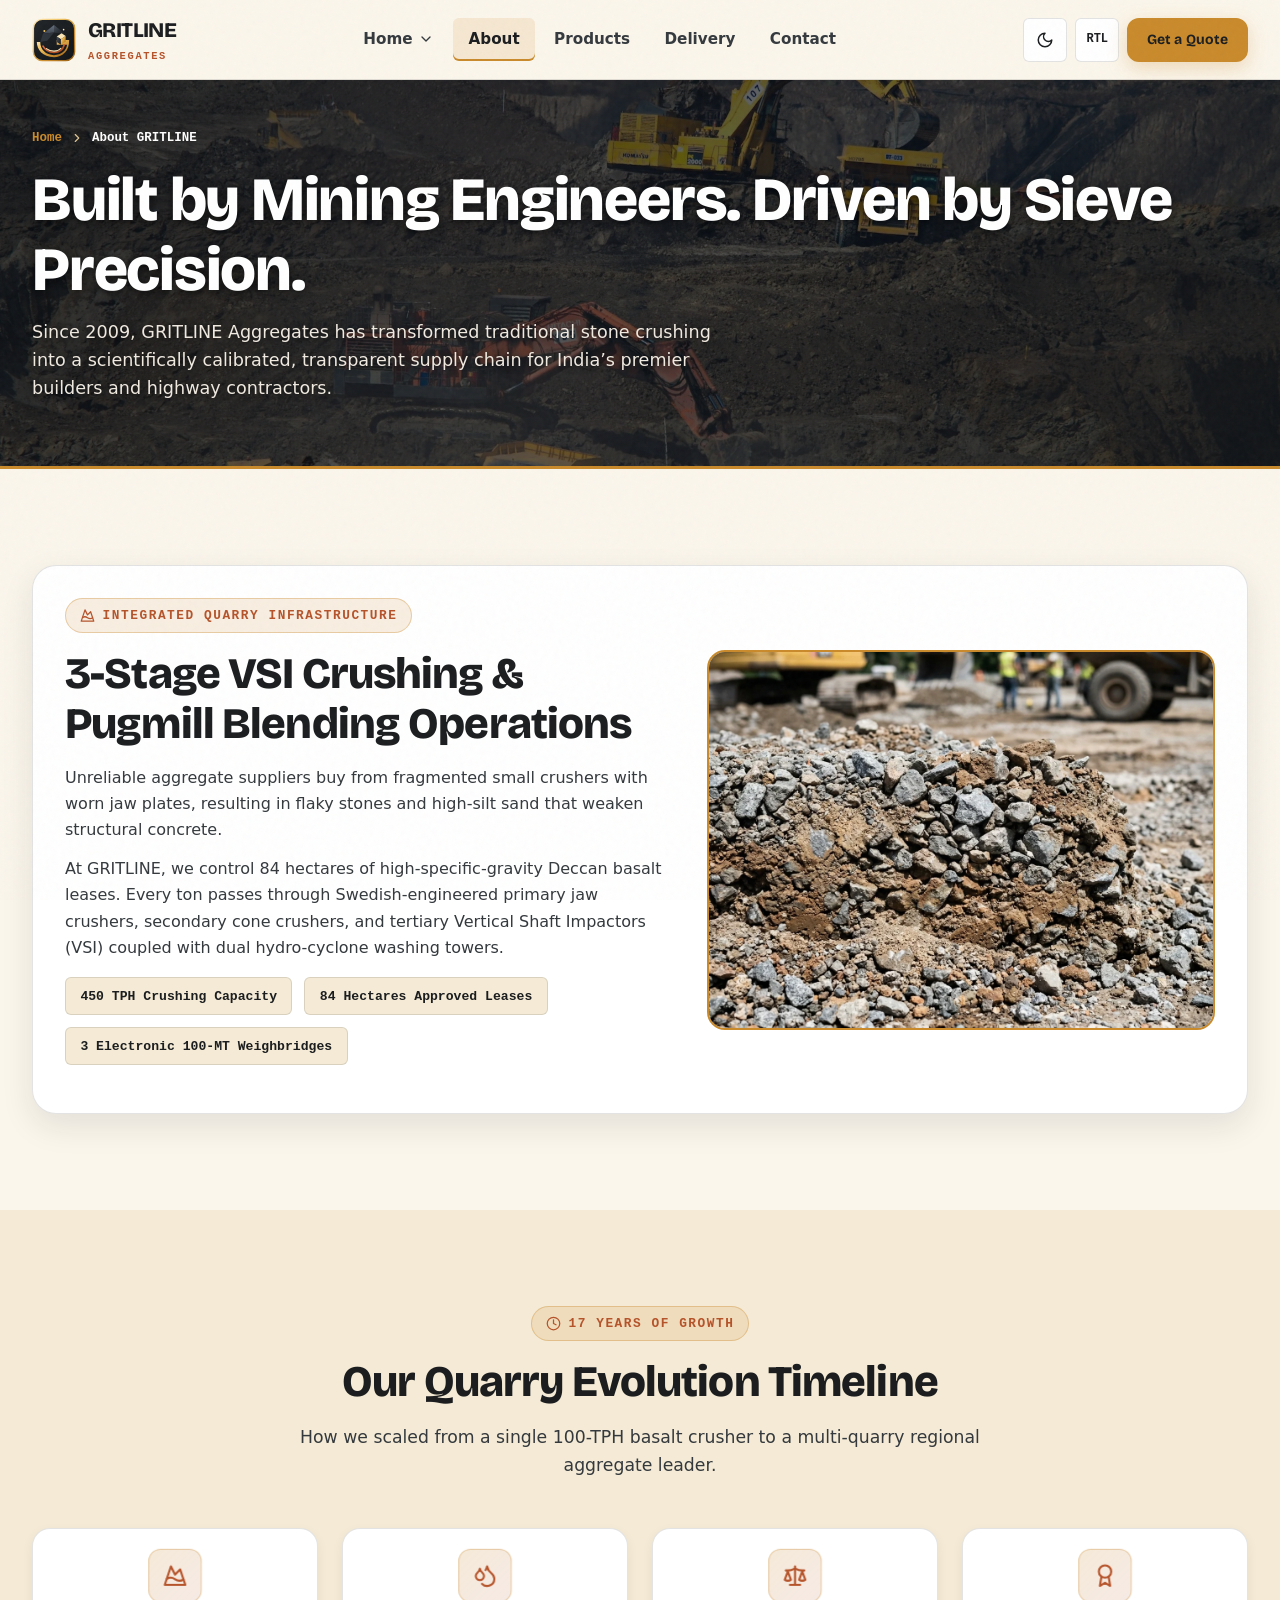
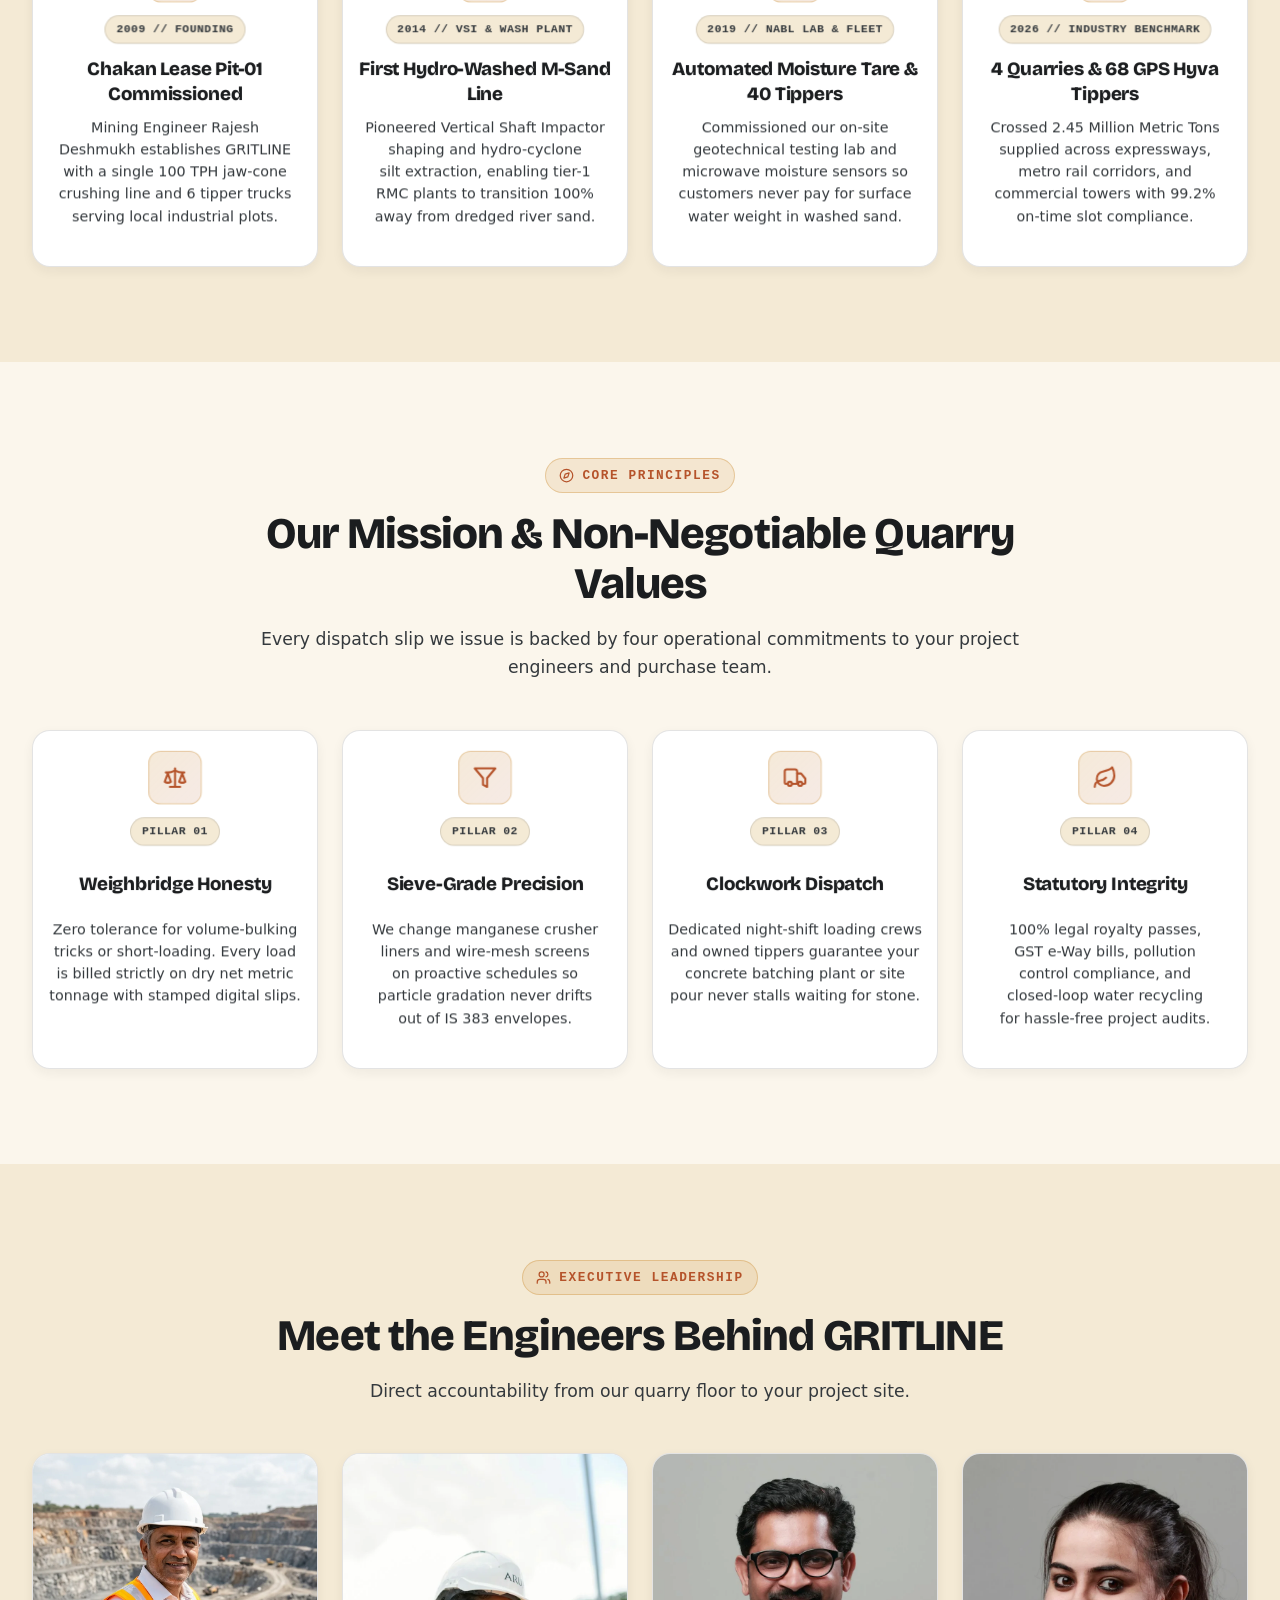
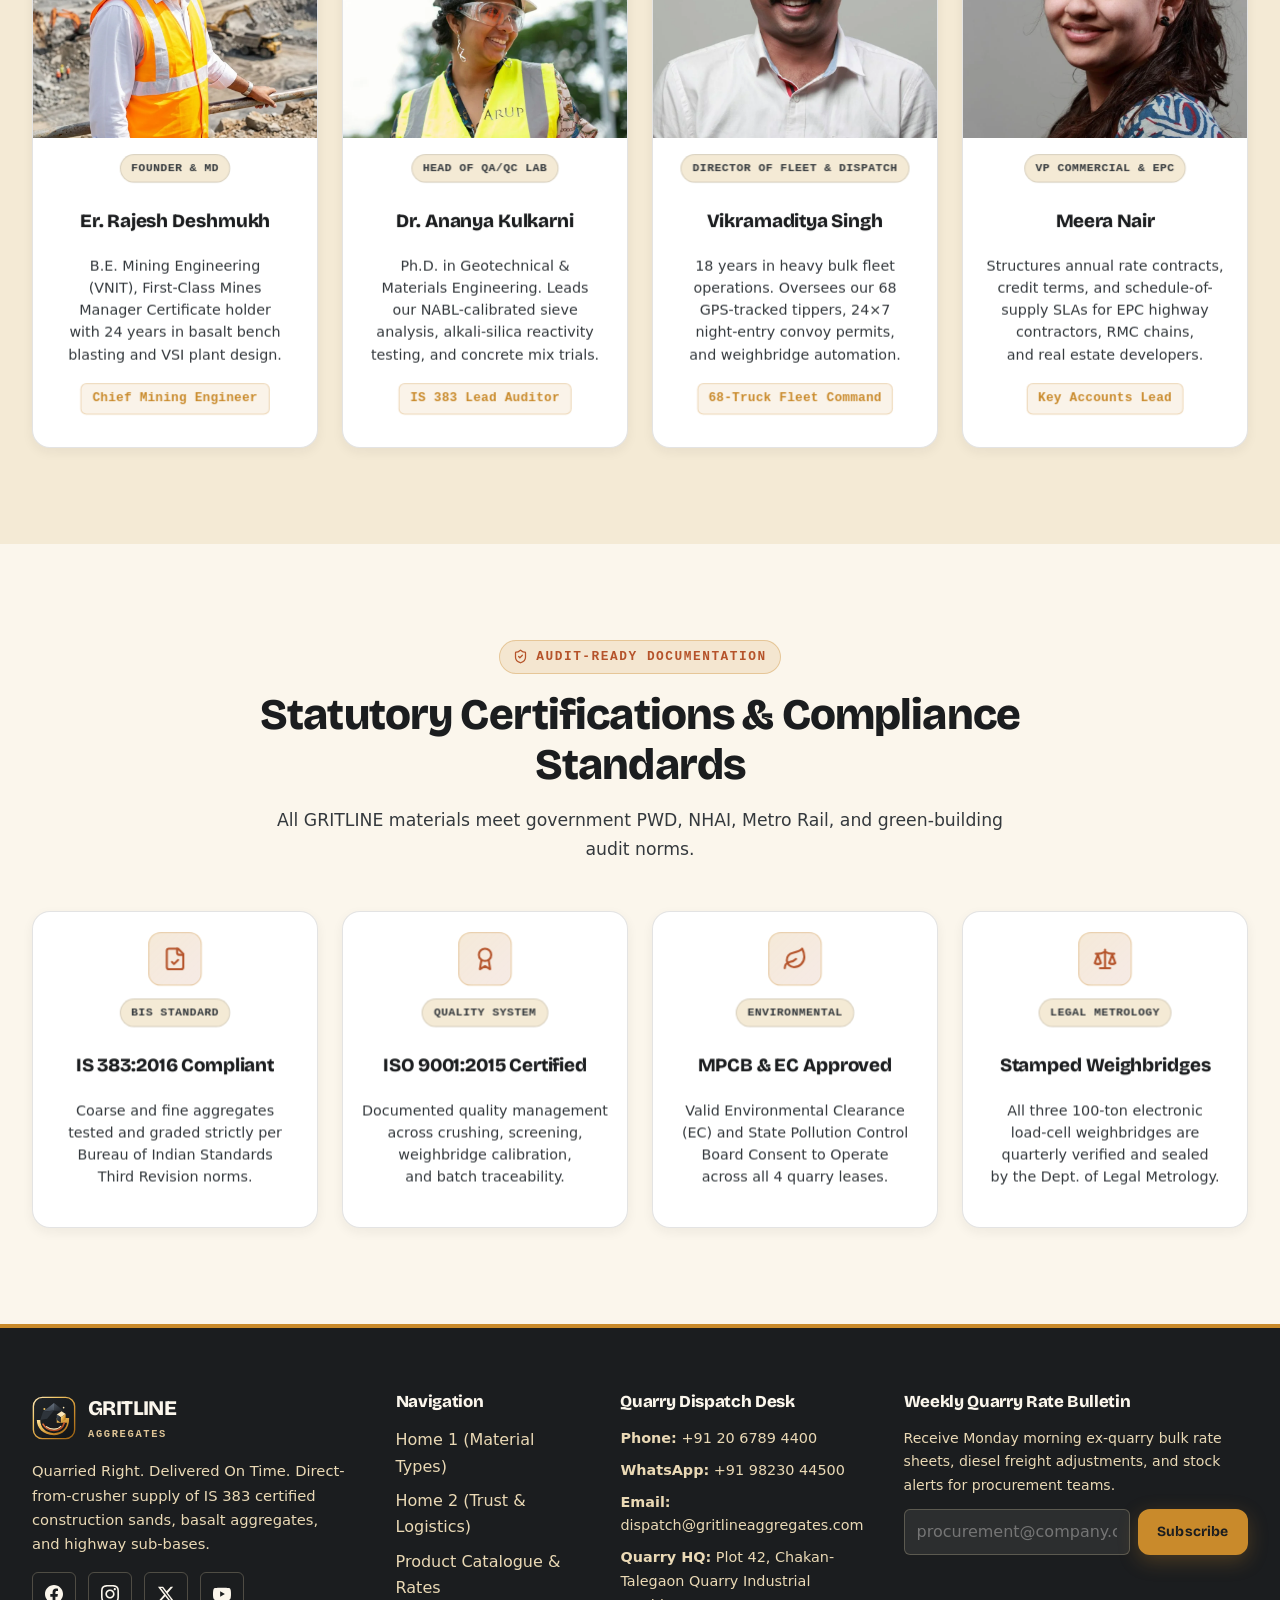
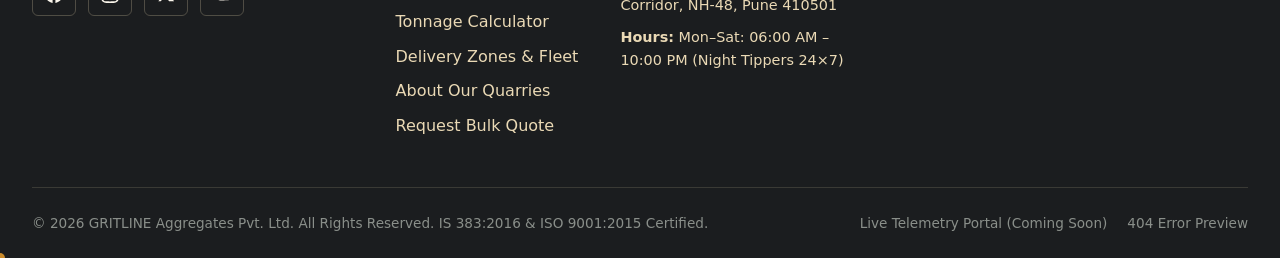
<file: pages/about.html>
<!DOCTYPE html>
<html lang="en" dir="ltr" data-theme="light">

<head>
  <meta charset="UTF-8">
  <meta name="viewport" content="width=device-width, initial-scale=1.0">
  <title>About GRITLINE Aggregates | Quarry Story &amp; ISO Standards</title>
  <meta name="description"
    content="Founded in 2009, GRITLINE Aggregates operates 4 automated basalt quarries, hydro-cyclone sand washing plants, and an NABL-calibrated geotechnical lab.">
  <link rel="canonical" href="https://gritlineaggregates.com/pages/about.html">

  <!-- Open Graph / Social Meta -->
  <meta property="og:type" content="website">
  <meta property="og:title" content="About GRITLINE Aggregates | Story, Quarry Operations &amp; Team">
  <meta property="og:description"
    content="Meet the mining engineers, geotechnical scientists, and logistics leaders behind GRITLINE Aggregates.">
  <meta property="og:url" content="https://gritlineaggregates.com/pages/about.html">
  <meta property="og:image" content="../assets/images/team/team-rajesh-deshmukh.jpg">
  <meta name="twitter:card" content="summary_large_image">

  <!-- Fonts & Stylesheets -->
  <link rel="preconnect" href="https://fonts.googleapis.com">
  <link rel="preconnect" href="https://fonts.gstatic.com" crossorigin>
  <link
    href="https://fonts.googleapis.com/css2?family=Bricolage+Grotesque:wght@700;800&family=DM+Sans:wght@400;500;700&family=JetBrains+Mono:wght@500;700&display=swap"
    rel="stylesheet">
  <link rel="icon" type="image/svg+xml" href="../assets/images/logo/favicon.svg">
  <link rel="stylesheet" href="../assets/fonts/fonts.css">
  <link rel="stylesheet" href="../assets/css/style.css">
  <link rel="stylesheet" href="../assets/css/dark-mode.css">
  <link rel="stylesheet" href="../assets/css/rtl.css">

  <!-- JSON-LD Structured Data: AboutPage & Organization -->
  <script type="application/ld+json">
  {
    "@context": "https://schema.org",
    "@type": "AboutPage",
    "mainEntity": {
      "@type": "Organization",
      "name": "GRITLINE Aggregates Pvt. Ltd.",
      "foundingDate": "2009",
      "founder": {
        "@type": "Person",
        "name": "Rajesh Deshmukh",
        "jobTitle": "Managing Director & Chief Mining Engineer"
      }
    }
  }
  </script>
</head>

<body>
  <a href="#main-content" class="skip-link">Skip to main content</a>



  <!-- SHARED HEADER -->
  <header class="site-header">
    <div id="scroll-progress" class="scroll-progress" aria-hidden="true"></div>
    <div class="container header-inner">
      <a href="index.html" class="brand-logo" aria-label="GRITLINE Aggregates Home">
        <span class="brand-logo__mark" aria-hidden="true">
          <svg class="brand-logo__svg" viewBox="0 0 64 64" fill="none" xmlns="http://www.w3.org/2000/svg">
            <defs>
              <linearGradient id="gritlineGold" x1="0%" y1="0%" x2="100%" y2="100%">
                <stop offset="0%" stop-color="#FCE7B8"/>
                <stop offset="28%" stop-color="#F3C766"/>
                <stop offset="68%" stop-color="#C98A2B"/>
                <stop offset="100%" stop-color="#965D10"/>
              </linearGradient>
              <linearGradient id="gritlineSlate" x1="0%" y1="0%" x2="100%" y2="100%">
                <stop offset="0%" stop-color="#4C5560"/>
                <stop offset="50%" stop-color="#2D333A"/>
                <stop offset="100%" stop-color="#191B1E"/>
              </linearGradient>
              <linearGradient id="gritlineLightStone" x1="0%" y1="0%" x2="0%" y2="100%">
                <stop offset="0%" stop-color="#697482"/>
                <stop offset="100%" stop-color="#3D454F"/>
              </linearGradient>
              <linearGradient id="gritlineRust" x1="0%" y1="0%" x2="100%" y2="100%">
                <stop offset="0%" stop-color="#E87642"/>
                <stop offset="100%" stop-color="#A54018"/>
              </linearGradient>
              <linearGradient id="gritlineBadgeBg" x1="0%" y1="0%" x2="100%" y2="100%">
                <stop offset="0%" stop-color="#212529"/>
                <stop offset="100%" stop-color="#121416"/>
              </linearGradient>
            </defs>
            <rect x="2" y="2" width="60" height="60" rx="13" fill="url(#gritlineBadgeBg)" stroke="url(#gritlineGold)" stroke-width="2"/>
            <polygon points="32,10 16,23 32,21" fill="url(#gritlineLightStone)"/>
            <polygon points="32,10 48,23 32,21" fill="url(#gritlineSlate)"/>
            <polygon points="16,23 12,35 22,33 32,21" fill="#2E343B"/>
            <path d="M12 35 C12 46 20 54 32 54 C43 54 50 47 51 39 H36 V32 H54 C54.5 48.5 44 57 32 57 C15.5 57 7 46 7 35 L12 35 Z" fill="url(#gritlineGold)"/>
            <path d="M16 41 C19 46.5 25 50 32 50 C39.5 50 45 46 47 39" stroke="url(#gritlineRust)" stroke-width="2.4" stroke-linecap="round" fill="none"/>
            <path d="M21 44.5 C24 47 28 48.2 32 48.2 C36 48.2 39.5 47 42 44" stroke="#FCE7B8" stroke-width="1.6" stroke-linecap="round" fill="none"/>
            <polygon points="36,27 43,22 49,26 42,31" fill="#FCE7B8"/>
            <polygon points="42,31 49,26 49,34 42,39" fill="url(#gritlineGold)"/>
            <polygon points="36,27 42,31 42,39 36,35" fill="url(#gritlineSlate)"/>
            <circle cx="18" cy="19" r="1.5" fill="#F3C766"/>
            <circle cx="46" cy="17" r="1.2" fill="#FCE7B8"/>
          </svg>
        </span>
        <span>GRITLINE <span class="brand-logo__sub">Aggregates</span></span>
      </a>

      <nav aria-label="Primary Navigation">
        <ul class="nav-menu">
          <li class="nav-item nav-item--has-dropdown">
            <a href="index.html" class="nav-link" aria-haspopup="true" aria-expanded="false">
              Home <i data-lucide="chevron-down" width="16" height="16"></i>
            </a>
            <div class="nav-dropdown" role="menu" aria-label="Home Variations">
              <a href="index.html" class="nav-dropdown__link" role="menuitem">Home 1</a>
              <a href="home-2.html" class="nav-dropdown__link" role="menuitem">Home 2</a>
            </div>
          </li>
          <li class="nav-item"><a href="about.html" class="nav-link is-active">About</a></li>
          <li class="nav-item"><a href="products.html" class="nav-link">Products</a></li>
          <li class="nav-item"><a href="delivery.html" class="nav-link">Delivery</a></li>
          <li class="nav-item"><a href="contact.html" class="nav-link">Contact</a></li>
        </ul>
      </nav>

      <div class="header-actions">
        <button type="button" class="icon-btn" data-theme-toggle aria-label="Toggle Dark or Light Mode">
          <i data-lucide="sun" width="18" height="18"></i>
        </button>
        <button type="button" class="icon-btn" data-rtl-toggle aria-label="Toggle Right-to-Left Layout">RTL</button>
        <a href="contact.html" class="btn btn--primary btn--sm btn--magnetic">
          <span>Get a Quote</span>
          <span class="quote-tray-badge" data-quote-count style="display:none;">0</span>
        </a>
        <button type="button" id="hamburger-btn" class="icon-btn hamburger-btn" aria-label="Open Menu"
          aria-expanded="false" aria-controls="mobile-drawer">
          <i data-lucide="menu" width="22" height="22"></i>
        </button>
      </div>
    </div>
  </header>

  <!-- Mobile Navigation Drawer -->
  <div id="mobile-drawer" class="mobile-drawer" aria-label="Mobile Navigation">
    <nav class="mobile-drawer__nav">
      <div class="mobile-drawer__dropdown-wrapper">
        <button type="button" class="mobile-drawer__link mobile-drawer__link--toggle" aria-expanded="false">
          <span>Home</span>
          <i data-lucide="chevron-down" width="18" height="18" class="mobile-drawer__chevron"></i>
        </button>
        <div class="mobile-drawer__subnav">
          <a href="index.html" class="mobile-drawer__sublink">
            <span>Home 1</span>
          </a>
          <a href="home-2.html" class="mobile-drawer__sublink">
            <span>Home 2</span>
          </a>
        </div>
      </div>
      <a href="about.html" class="mobile-drawer__link is-active">
        <span>About</span>
      </a>
      <a href="products.html" class="mobile-drawer__link">
        <span>Products</span>
      </a>
      <a href="delivery.html" class="mobile-drawer__link">
        <span>Delivery</span>
      </a>
      <a href="contact.html" class="mobile-drawer__link">
        <span>Contact</span>
      </a>
    </nav>
    <div class="mobile-drawer__actions">
      <div class="mobile-drawer__controls">
        <button type="button" class="icon-btn" data-theme-toggle aria-label="Toggle Dark or Light Mode">
          <i data-lucide="sun" width="18" height="18"></i>
        </button>
        <button type="button" class="icon-btn" data-rtl-toggle aria-label="Toggle Right-to-Left Layout">
          RTL
        </button>
      </div>
      <a href="contact.html" class="btn btn--primary btn--full">
        <span>Get a Quote</span>
        <span class="quote-tray-badge" data-quote-count style="display:none;">0</span>
      </a>
    </div>
  </div>

  <main id="main-content" class="page-transition-wrapper">
    <!-- ======================================================================
         PAGE BANNER
         ====================================================================== -->
    <section class="page-banner topo-bg" aria-labelledby="about-h1">
      <div class="page-banner__bg" aria-hidden="true">
        <picture>
          <source srcset="../assets/images/banners/banner-about.webp" type="image/webp">
          <img src="../assets/images/banners/banner-about.jpg" alt="Open-pit basalt stone quarry excavation and heavy mining infrastructure" width="1920" height="720" loading="eager">
        </picture>
      </div>
      <div class="page-banner__overlay" aria-hidden="true"></div>
      <div class="container page-banner__content">
        <nav class="breadcrumb" aria-label="Breadcrumb">
          <a href="index.html">Home</a>
          <i data-lucide="chevron-right" width="14" height="14"></i>
          <span aria-current="page">About GRITLINE</span>
        </nav>
        <h1 id="about-h1">Built by Mining Engineers. Driven by Sieve Precision.</h1>
        <p>
          Since 2009, GRITLINE Aggregates has transformed traditional stone crushing into a scientifically calibrated,
          transparent supply chain for India’s premier builders and highway contractors.
        </p>
      </div>
    </section>

    <!-- ======================================================================
         SECTION 1: QUARRY & OPERATIONS OVERVIEW (With Real Photograph)
         ====================================================================== -->
    <section class="section" aria-labelledby="sec-ops-title">
      <div class="container">
        <div class="usecase-box reveal">
          <div>
            <span class="eyebrow"><i data-lucide="mountain" width="15" height="15"></i> Integrated Quarry
              Infrastructure</span>
            <h2 id="sec-ops-title">3-Stage VSI Crushing &amp; Pugmill Blending Operations</h2>
            <p style="margin-top: 1rem; color: var(--text-secondary);">
              Unreliable aggregate suppliers buy from fragmented small crushers with worn jaw plates, resulting in flaky
              stones and high-silt sand that weaken structural concrete.
            </p>
            <p style="margin-top: 0.75rem; color: var(--text-secondary);">
              At GRITLINE, we control 84 hectares of high-specific-gravity Deccan basalt leases. Every ton passes
              through Swedish-engineered primary jaw crushers, secondary cone crushers, and tertiary Vertical Shaft
              Impactors (VSI) coupled with dual hydro-cyclone washing towers.
            </p>
            <div class="spec-pill-list">
              <span class="spec-pill">450 TPH Crushing Capacity</span>
              <span class="spec-pill">84 Hectares Approved Leases</span>
              <span class="spec-pill">3 Electronic 100-MT Weighbridges</span>
            </div>
          </div>
          <div style="border-radius: var(--radius-lg); overflow:hidden; border: 2px solid var(--ochre);">
            <picture>
              <source srcset="../assets/images/about/about-gsb-stockpile.webp" type="image/webp">
              <img src="../assets/images/about/about-gsb-stockpile.jpg"
                alt="Close-up of well-graded Granular Sub-Base aggregate blend of crushed stone gravel, coarse sand, and mineral fines at GRITLINE quarry"
                width="1200" height="896" fetchpriority="high">
            </picture>
          </div>
        </div>
      </div>
    </section>

    <!-- ======================================================================
         SECTION 2: COMPANY STORY TIMELINE (2009 – 2026)
         ====================================================================== -->
    <section class="section section--alt" aria-labelledby="sec-story-title">
      <div class="container">
        <div class="section-header reveal">
          <span class="eyebrow"><i data-lucide="clock" width="15" height="15"></i> 17 Years of Growth</span>
          <h2 id="sec-story-title">Our Quarry Evolution Timeline</h2>
          <p>How we scaled from a single 100-TPH basalt crusher to a multi-quarry regional aggregate leader.</p>
        </div>

        <div class="grid-4">
          <article class="card card--settle">
            <div class="card__icon"><i data-lucide="mountain"></i></div>
            <span class="card__badge">2009 // Founding</span>
            <h3 class="card__title">Chakan Lease Pit-01 Commissioned</h3>
            <p class="card__text">Mining Engineer Rajesh Deshmukh establishes GRITLINE with a single 100 TPH jaw-cone
              crushing line and 6 tipper trucks serving local industrial plots.</p>
          </article>

          <article class="card card--settle">
            <div class="card__icon"><i data-lucide="droplets"></i></div>
            <span class="card__badge">2014 // VSI &amp; Wash Plant</span>
            <h3 class="card__title">First Hydro-Washed M-Sand Line</h3>
            <p class="card__text">Pioneered Vertical Shaft Impactor shaping and hydro-cyclone silt extraction, enabling
              tier-1 RMC plants to transition 100% away from dredged river sand.</p>
          </article>

          <article class="card card--settle">
            <div class="card__icon"><i data-lucide="scale"></i></div>
            <span class="card__badge">2019 // NABL Lab &amp; Fleet</span>
            <h3 class="card__title">Automated Moisture Tare &amp; 40 Tippers</h3>
            <p class="card__text">Commissioned our on-site geotechnical testing lab and microwave moisture sensors so
              customers never pay for surface water weight in washed sand.</p>
          </article>

          <article class="card card--settle">
            <div class="card__icon"><i data-lucide="award"></i></div>
            <span class="card__badge">2026 // Industry Benchmark</span>
            <h3 class="card__title">4 Quarries &amp; 68 GPS Hyva Tippers</h3>
            <p class="card__text">Crossed 2.45 Million Metric Tons supplied across expressways, metro rail corridors,
              and commercial towers with 99.2% on-time slot compliance.</p>
          </article>
        </div>
      </div>
    </section>

    <!-- ======================================================================
         SECTION 3: MISSION & OPERATIONAL VALUES
         ====================================================================== -->
    <section class="section" aria-labelledby="sec-values-title">
      <div class="container">
        <div class="section-header reveal">
          <span class="eyebrow"><i data-lucide="compass" width="15" height="15"></i> Core Principles</span>
          <h2 id="sec-values-title">Our Mission &amp; Non-Negotiable Quarry Values</h2>
          <p>Every dispatch slip we issue is backed by four operational commitments to your project engineers and
            purchase team.</p>
        </div>

        <div class="grid-4">
          <article class="card card--settle">
            <div class="card__icon"><i data-lucide="scale"></i></div>
            <span class="card__badge">Pillar 01</span>
            <h3 class="card__title">Weighbridge Honesty</h3>
            <p class="card__text">Zero tolerance for volume-bulking tricks or short-loading. Every load is billed
              strictly on dry net metric tonnage with stamped digital slips.</p>
          </article>

          <article class="card card--settle">
            <div class="card__icon"><i data-lucide="filter"></i></div>
            <span class="card__badge">Pillar 02</span>
            <h3 class="card__title">Sieve-Grade Precision</h3>
            <p class="card__text">We change manganese crusher liners and wire-mesh screens on proactive schedules so
              particle gradation never drifts out of IS 383 envelopes.</p>
          </article>

          <article class="card card--settle">
            <div class="card__icon"><i data-lucide="truck"></i></div>
            <span class="card__badge">Pillar 03</span>
            <h3 class="card__title">Clockwork Dispatch</h3>
            <p class="card__text">Dedicated night-shift loading crews and owned tippers guarantee your concrete batching
              plant or site pour never stalls waiting for stone.</p>
          </article>

          <article class="card card--settle">
            <div class="card__icon"><i data-lucide="leaf"></i></div>
            <span class="card__badge">Pillar 04</span>
            <h3 class="card__title">Statutory Integrity</h3>
            <p class="card__text">100% legal royalty passes, GST e-Way bills, pollution control compliance, and
              closed-loop water recycling for hassle-free project audits.</p>
          </article>
        </div>
      </div>
    </section>

    <!-- ======================================================================
         SECTION 4: LEADERSHIP TEAM PROFILES
         ====================================================================== -->
    <section class="section section--alt" aria-labelledby="sec-team-title">
      <div class="container">
        <div class="section-header reveal">
          <span class="eyebrow"><i data-lucide="users" width="15" height="15"></i> Executive Leadership</span>
          <h2 id="sec-team-title">Meet the Engineers Behind GRITLINE</h2>
          <p>Direct accountability from our quarry floor to your project site.</p>
        </div>

        <div class="grid-4">
          <!-- Team Member 1: Rajesh Deshmukh (With Unique Real Photograph) -->
          <article class="card card--settle">
            <div class="card__media" style="aspect-ratio: 1 / 1;">
              <picture>
                <source srcset="../assets/images/team/team-rajesh-deshmukh.webp" type="image/webp">
                <img src="../assets/images/team/team-rajesh-deshmukh.jpg"
                  alt="Portrait of Rajesh Deshmukh, Managing Director and Chief Mining Engineer at GRITLINE Aggregates wearing safety hard hat and high-visibility vest at the quarry"
                  width="1024" height="1024" loading="lazy">
              </picture>
            </div>
            <span class="card__badge">Founder &amp; MD</span>
            <h3 class="card__title">Er. Rajesh Deshmukh</h3>
            <p class="card__text">B.E. Mining Engineering (VNIT), First-Class Mines Manager Certificate holder with 24
              years in basalt bench blasting and VSI plant design.</p>
            <div class="card__meta"><span class="mono-spec">Chief Mining Engineer</span></div>
          </article>

          <!-- Team Member 2: Dr. Ananya Kulkarni -->
          <article class="card card--settle">
            <div class="card__media" style="aspect-ratio: 1 / 1;">
              <picture>
                <source srcset="../assets/images/team/team-ananya-kulkarni.webp" type="image/webp">
                <img src="../assets/images/team/team-ananya-kulkarni.jpg"
                  alt="Portrait of Dr. Ananya Kulkarni, Head of QA/QC Lab at GRITLINE Aggregates wearing safety helmet and protective field goggles"
                  width="800" height="800" loading="lazy">
              </picture>
            </div>
            <span class="card__badge">Head of QA/QC Lab</span>
            <h3 class="card__title">Dr. Ananya Kulkarni</h3>
            <p class="card__text">Ph.D. in Geotechnical &amp; Materials Engineering. Leads our NABL-calibrated sieve
              analysis, alkali-silica reactivity testing, and concrete mix trials.</p>
            <div class="card__meta"><span class="mono-spec">IS 383 Lead Auditor</span></div>
          </article>

          <!-- Team Member 3: Vikramaditya Singh -->
          <article class="card card--settle">
            <div class="card__media" style="aspect-ratio: 1 / 1;">
              <picture>
                <source srcset="../assets/images/team/team-vikramaditya-singh.webp" type="image/webp">
                <img src="../assets/images/team/team-vikramaditya-singh.jpg"
                  alt="Portrait of Vikramaditya Singh, Director of Fleet and Dispatch at GRITLINE Aggregates"
                  width="800" height="800" loading="lazy">
              </picture>
            </div>
            <span class="card__badge">Director of Fleet &amp; Dispatch</span>
            <h3 class="card__title">Vikramaditya Singh</h3>
            <p class="card__text">18 years in heavy bulk fleet operations. Oversees our 68 GPS-tracked tippers, 24×7
              night-entry convoy permits, and weighbridge automation.</p>
            <div class="card__meta"><span class="mono-spec">68-Truck Fleet Command</span></div>
          </article>

          <!-- Team Member 4: Meera Nair -->
          <article class="card card--settle">
            <div class="card__media" style="aspect-ratio: 1 / 1;">
              <picture>
                <source srcset="../assets/images/team/team-meera-nair.webp" type="image/webp">
                <img src="../assets/images/team/team-meera-nair.jpg"
                  alt="Portrait of Meera Nair, Vice President of Commercial and EPC Relations at GRITLINE Aggregates"
                  width="800" height="800" loading="lazy">
              </picture>
            </div>
            <span class="card__badge">VP Commercial &amp; EPC</span>
            <h3 class="card__title">Meera Nair</h3>
            <p class="card__text">Structures annual rate contracts, credit terms, and schedule-of-supply SLAs for EPC
              highway contractors, RMC chains, and real estate developers.</p>
            <div class="card__meta"><span class="mono-spec">Key Accounts Lead</span></div>
          </article>
        </div>
      </div>
    </section>

    <!-- ======================================================================
         SECTION 5: CERTIFICATIONS & STATUTORY COMPLIANCE
         ====================================================================== -->
    <section class="section" aria-labelledby="sec-certs-title">
      <div class="container">
        <div class="section-header reveal">
          <span class="eyebrow"><i data-lucide="shield-check" width="15" height="15"></i> Audit-Ready
            Documentation</span>
          <h2 id="sec-certs-title">Statutory Certifications &amp; Compliance Standards</h2>
          <p>All GRITLINE materials meet government PWD, NHAI, Metro Rail, and green-building audit norms.</p>
        </div>

        <div class="grid-4">
          <article class="card card--settle">
            <div class="card__icon"><i data-lucide="file-check"></i></div>
            <span class="card__badge">BIS Standard</span>
            <h3 class="card__title">IS 383:2016 Compliant</h3>
            <p class="card__text">Coarse and fine aggregates tested and graded strictly per Bureau of Indian Standards
              Third Revision norms.</p>
          </article>

          <article class="card card--settle">
            <div class="card__icon"><i data-lucide="award"></i></div>
            <span class="card__badge">Quality System</span>
            <h3 class="card__title">ISO 9001:2015 Certified</h3>
            <p class="card__text">Documented quality management across crushing, screening, weighbridge calibration, and
              batch traceability.</p>
          </article>

          <article class="card card--settle">
            <div class="card__icon"><i data-lucide="leaf"></i></div>
            <span class="card__badge">Environmental</span>
            <h3 class="card__title">MPCB &amp; EC Approved</h3>
            <p class="card__text">Valid Environmental Clearance (EC) and State Pollution Control Board Consent to
              Operate across all 4 quarry leases.</p>
          </article>

          <article class="card card--settle">
            <div class="card__icon"><i data-lucide="scale"></i></div>
            <span class="card__badge">Legal Metrology</span>
            <h3 class="card__title">Stamped Weighbridges</h3>
            <p class="card__text">All three 100-ton electronic load-cell weighbridges are quarterly verified and sealed
              by the Dept. of Legal Metrology.</p>
          </article>
        </div>
      </div>
    </section>
  </main>

  <!-- SHARED FOOTER -->
  <footer class="site-footer">
    <div class="container">
      <div class="footer-grid">
        <div>
          <a href="index.html" class="brand-logo" style="color: var(--sand-50); margin-bottom: 1rem;">
            <span class="brand-logo__mark" aria-hidden="true">
          <svg class="brand-logo__svg" viewBox="0 0 64 64" fill="none" xmlns="http://www.w3.org/2000/svg">
            <defs>
              <linearGradient id="ftGritlineGold" x1="0%" y1="0%" x2="100%" y2="100%">
                <stop offset="0%" stop-color="#FCE7B8"/>
                <stop offset="28%" stop-color="#F3C766"/>
                <stop offset="68%" stop-color="#C98A2B"/>
                <stop offset="100%" stop-color="#965D10"/>
              </linearGradient>
              <linearGradient id="ftGritlineSlate" x1="0%" y1="0%" x2="100%" y2="100%">
                <stop offset="0%" stop-color="#4C5560"/>
                <stop offset="50%" stop-color="#2D333A"/>
                <stop offset="100%" stop-color="#191B1E"/>
              </linearGradient>
              <linearGradient id="ftGritlineLightStone" x1="0%" y1="0%" x2="0%" y2="100%">
                <stop offset="0%" stop-color="#697482"/>
                <stop offset="100%" stop-color="#3D454F"/>
              </linearGradient>
              <linearGradient id="ftGritlineRust" x1="0%" y1="0%" x2="100%" y2="100%">
                <stop offset="0%" stop-color="#E87642"/>
                <stop offset="100%" stop-color="#A54018"/>
              </linearGradient>
              <linearGradient id="ftGritlineBadgeBg" x1="0%" y1="0%" x2="100%" y2="100%">
                <stop offset="0%" stop-color="#212529"/>
                <stop offset="100%" stop-color="#121416"/>
              </linearGradient>
            </defs>
            <rect x="2" y="2" width="60" height="60" rx="13" fill="url(#ftGritlineBadgeBg)" stroke="url(#ftGritlineGold)" stroke-width="2"/>
            <polygon points="32,10 16,23 32,21" fill="url(#ftGritlineLightStone)"/>
            <polygon points="32,10 48,23 32,21" fill="url(#ftGritlineSlate)"/>
            <polygon points="16,23 12,35 22,33 32,21" fill="#2E343B"/>
            <path d="M12 35 C12 46 20 54 32 54 C43 54 50 47 51 39 H36 V32 H54 C54.5 48.5 44 57 32 57 C15.5 57 7 46 7 35 L12 35 Z" fill="url(#ftGritlineGold)"/>
            <path d="M16 41 C19 46.5 25 50 32 50 C39.5 50 45 46 47 39" stroke="url(#ftGritlineRust)" stroke-width="2.4" stroke-linecap="round" fill="none"/>
            <path d="M21 44.5 C24 47 28 48.2 32 48.2 C36 48.2 39.5 47 42 44" stroke="#FCE7B8" stroke-width="1.6" stroke-linecap="round" fill="none"/>
            <polygon points="36,27 43,22 49,26 42,31" fill="#FCE7B8"/>
            <polygon points="42,31 49,26 49,34 42,39" fill="url(#ftGritlineGold)"/>
            <polygon points="36,27 42,31 42,39 36,35" fill="url(#ftGritlineSlate)"/>
            <circle cx="18" cy="19" r="1.5" fill="#F3C766"/>
            <circle cx="46" cy="17" r="1.2" fill="#FCE7B8"/>
          </svg>
        </span>
            <span>GRITLINE <span class="brand-logo__sub">Aggregates</span></span>
          </a>
          <p style="font-size: 0.92rem; color: var(--sand-200); max-width: 34ch;">
            Quarried Right. Delivered On Time. Direct-from-crusher supply of IS 383 certified construction sands, basalt
            aggregates, and highway sub-bases.
          </p>
          <div class="social-links" aria-label="Social Media Links">
            <a href="https://facebook.com" class="social-link" target="_blank" rel="noopener noreferrer"
              aria-label="GRITLINE on Facebook">
              <svg xmlns="http://www.w3.org/2000/svg" width="18" height="18" viewBox="0 0 24 24" fill="currentColor" aria-hidden="true">
                <path d="M24 12.073c0-6.627-5.373-12-12-12s-12 5.373-12 12c0 5.99 4.388 10.954 10.125 11.854v-8.385H7.078v-3.47h3.047V9.43c0-3.007 1.792-4.669 4.533-4.669 1.312 0 2.686.235 2.686.235v2.953H15.83c-1.491 0-1.956.925-1.956 1.874v2.25h3.328l-.532 3.47h-2.796v8.385C19.612 23.027 24 18.062 24 12.073z"/>
              </svg>
            </a>
            <a href="https://instagram.com" class="social-link" target="_blank" rel="noopener noreferrer"
              aria-label="GRITLINE on Instagram">
              <svg xmlns="http://www.w3.org/2000/svg" width="18" height="18" viewBox="0 0 24 24" fill="currentColor" aria-hidden="true">
                <path d="M12 2.163c3.204 0 3.584.012 4.85.07 3.252.148 4.771 1.691 4.919 4.919.058 1.265.069 1.645.069 4.849 0 3.205-.012 3.584-.069 4.849-.149 3.225-1.664 4.771-4.919 4.919-1.266.058-1.644.07-4.85.07-3.204 0-3.584-.012-4.849-.07-3.26-.149-4.771-1.699-4.919-4.92-.058-1.265-.07-1.644-.07-4.849 0-3.204.013-3.583.07-4.849.149-3.227 1.664-4.771 4.919-4.919 1.266-.057 1.645-.069 4.849-.069zm0-2.163c-3.259 0-3.667.014-4.947.072-4.358.2-6.78 2.618-6.98 6.98-.059 1.281-.073 1.689-.073 4.948 0 3.259.014 3.668.072 4.948.2 4.358 2.618 6.78 6.98 6.98 1.281.058 1.689.072 4.948.072 3.259 0 3.668-.014 4.948-.072 4.354-.2 6.782-2.618 6.979-6.98.059-1.28.073-1.689.073-4.948 0-3.259-.014-3.667-.072-4.947-.196-4.354-2.617-6.78-6.979-6.98-1.281-.059-1.69-.073-4.949-.073zm0 5.838c-3.403 0-6.162 2.759-6.162 6.162s2.759 6.163 6.162 6.163 6.162-2.759 6.162-6.163c0-3.403-2.759-6.162-6.162-6.162zm0 10.162c-2.209 0-4-1.79-4-4 0-2.209 1.791-4 4-4s4 1.791 4 4c0 2.21-1.791 4-4 4zm6.406-11.845c-.796 0-1.441.645-1.441 1.44s.645 1.44 1.441 1.44c.795 0 1.439-.645 1.439-1.44s-.644-1.44-1.439-1.44z"/>
              </svg>
            </a>
            <a href="https://x.com" class="social-link" target="_blank" rel="noopener noreferrer"
              aria-label="GRITLINE on X">
              <svg xmlns="http://www.w3.org/2000/svg" width="18" height="18" viewBox="0 0 24 24" fill="currentColor" aria-hidden="true">
                <path d="M18.244 2.25h3.308l-7.227 8.26 8.502 11.24H16.17l-5.214-6.817L4.99 21.75H1.68l7.73-8.835L1.254 2.25H8.08l4.713 6.231zm-1.161 17.52h1.833L7.084 4.126H5.117z"/>
              </svg>
            </a>
            <a href="https://youtube.com" class="social-link" target="_blank" rel="noopener noreferrer"
              aria-label="GRITLINE on YouTube">
              <svg xmlns="http://www.w3.org/2000/svg" width="18" height="18" viewBox="0 0 24 24" fill="currentColor" aria-hidden="true">
                <path d="M23.498 6.186a3.016 3.016 0 0 0-2.122-2.136C19.505 3.5 12 3.5 12 3.5s-7.505 0-9.377.55a3.016 3.016 0 0 0-2.122 2.136C0 8.07 0 12 0 12s0 3.93.502 5.814a3.016 3.016 0 0 0 2.122 2.136c1.871.55 9.376.55 9.376.55s7.505 0 9.377-.55a3.015 3.015 0 0 0 2.122-2.136C24 15.93 24 12 24 12s0-3.93-.502-5.814zM9.545 15.568V8.432L15.818 12l-6.273 3.568z"/>
              </svg>
            </a>
          </div>
        </div>

        <div>
          <h3 class="footer-title">Navigation</h3>
          <ul class="footer-links">
            <li><a href="index.html">Home 1 (Material Types)</a></li>
            <li><a href="home-2.html">Home 2 (Trust &amp; Logistics)</a></li>
            <li><a href="products.html">Product Catalogue &amp; Rates</a></li>
            <li><a href="products.html#calculator">Tonnage Calculator</a></li>
            <li><a href="delivery.html">Delivery Zones &amp; Fleet</a></li>
            <li><a href="about.html">About Our Quarries</a></li>
            <li><a href="contact.html">Request Bulk Quote</a></li>
          </ul>
        </div>

        <div>
          <h3 class="footer-title">Quarry Dispatch Desk</h3>
          <ul class="footer-links" style="font-size: 0.9rem;">
            <li><strong>Phone:</strong> <a href="tel:+912067894400">+91 20 6789 4400</a></li>
            <li><strong>WhatsApp:</strong> <a href="https://wa.me/919823044500">+91 98230 44500</a></li>
            <li><strong>Email:</strong> <a
                href="mailto:dispatch@gritlineaggregates.com">dispatch@gritlineaggregates.com</a></li>
            <li><strong>Quarry HQ:</strong> Plot 42, Chakan-Talegaon Quarry Industrial Corridor, NH-48, Pune 410501</li>
            <li><strong>Hours:</strong> Mon–Sat: 06:00 AM – 10:00 PM (Night Tippers 24×7)</li>
          </ul>
        </div>

        <div>
          <h3 class="footer-title">Weekly Quarry Rate Bulletin</h3>
          <p style="font-size: 0.88rem; color: var(--sand-200);">
            Receive Monday morning ex-quarry bulk rate sheets, diesel freight adjustments, and stock alerts for
            procurement teams.
          </p>
          <form class="newsletter-form" action="https://app.convertkit.com/forms/YOUR_FORM_ID/subscriptions"
            method="post" data-newsletter-form>
            <label for="footer-email" class="visually-hidden">Work Email Address</label>
            <input type="email" id="footer-email" name="email_address" placeholder="procurement@company.com" required>
            <button type="submit" class="btn btn--primary btn--sm">Subscribe</button>
          </form>
          <p data-newsletter-msg style="font-size: 0.78rem; margin-top: 0.5rem;" aria-live="polite"></p>
        </div>
      </div>

      <div class="footer-bottom">
        <p>&copy; 2026 GRITLINE Aggregates Pvt. Ltd. All Rights Reserved. IS 383:2016 &amp; ISO 9001:2015 Certified.</p>
        <div style="display:flex; gap: 1.25rem;">
          <a href="coming-soon.html">Live Telemetry Portal (Coming Soon)</a>
          <a href="404.html">404 Error Preview</a>
        </div>
      </div>
    </div>
  </footer>

  <!-- Scroll to Top Floating Button -->
  <button type="button" id="scroll-top-btn" class="scroll-top-btn" aria-label="Scroll to top">
    <svg xmlns="http://www.w3.org/2000/svg" width="22" height="22" viewBox="0 0 24 24" fill="none" stroke="currentColor" stroke-width="2.5" stroke-linecap="round" stroke-linejoin="round" aria-hidden="true"><path d="m18 15-6-6-6 6"/></svg>
  </button>

  <script type="module" src="../assets/js/main.js"></script>
</body>

</html>
</file>
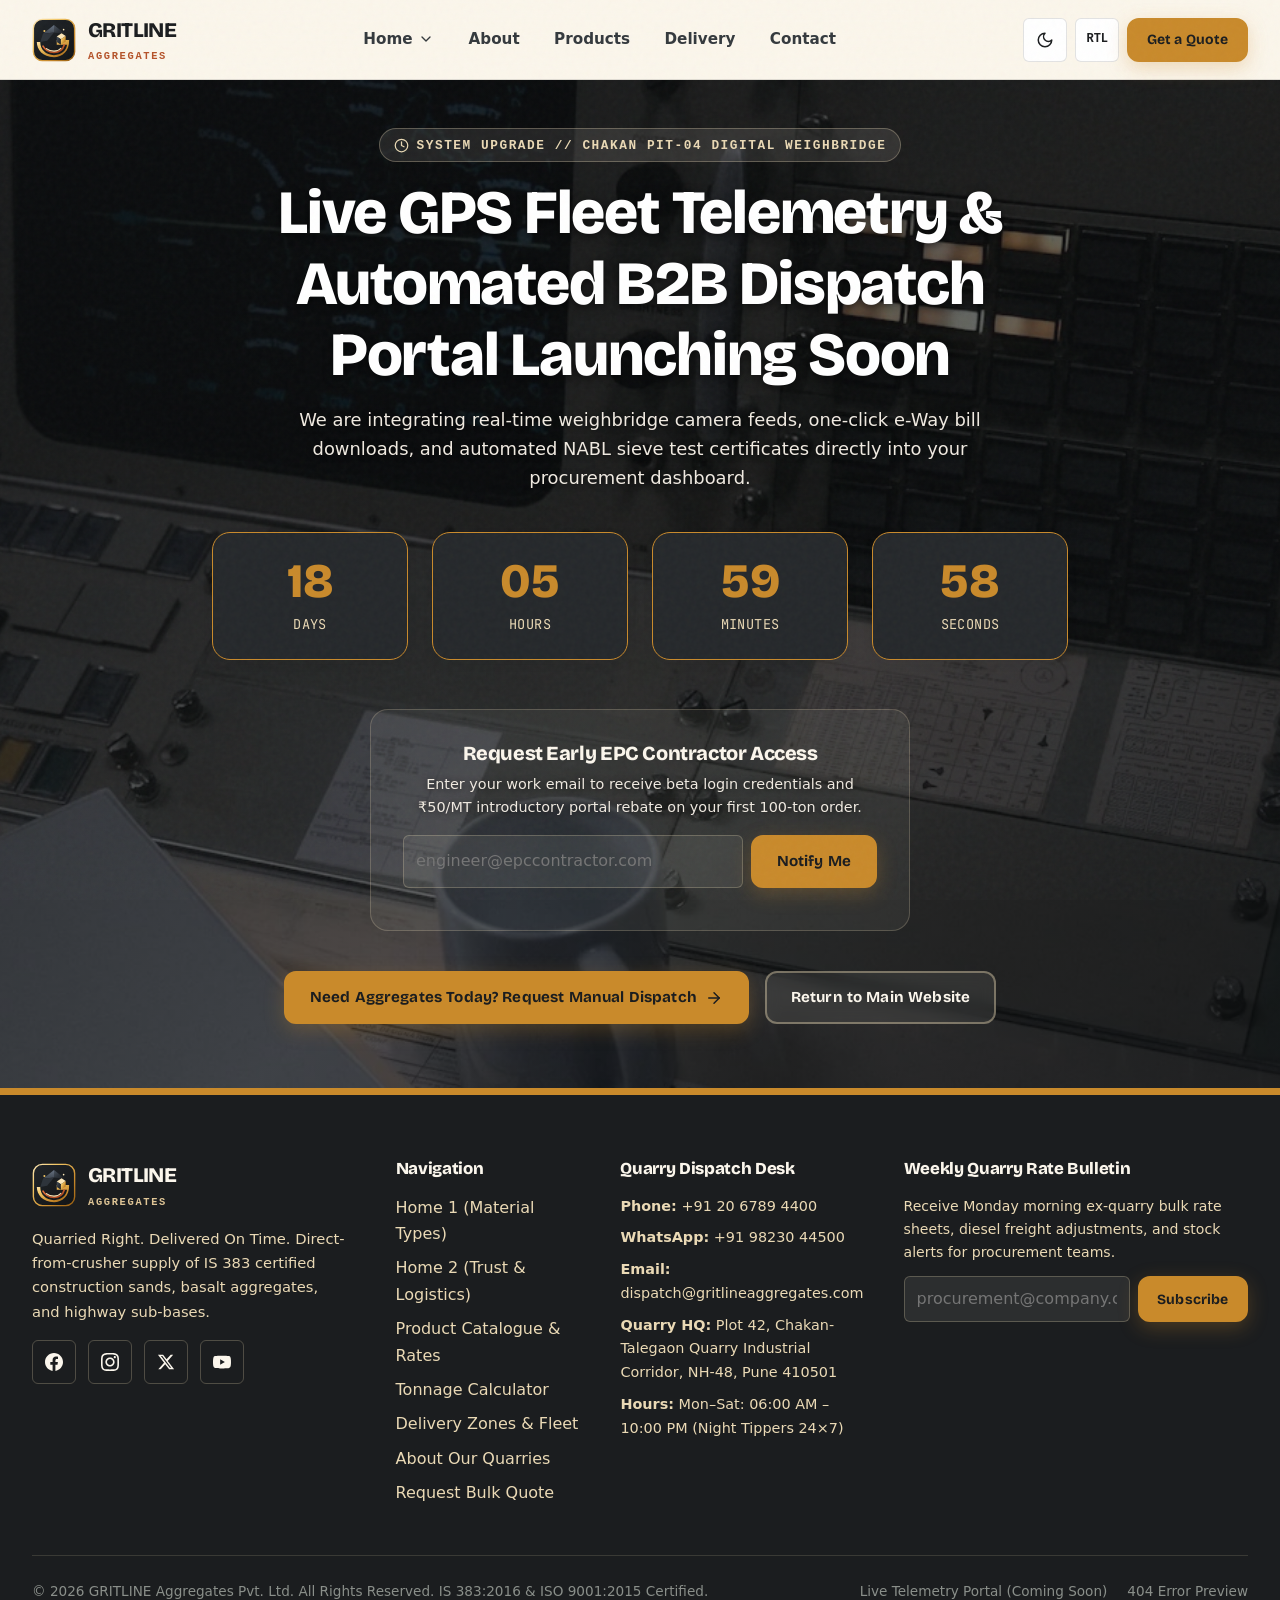
<file: pages/coming-soon.html>
<!DOCTYPE html>
<html lang="en" dir="ltr" data-theme="light">

<head>
  <meta charset="UTF-8">
  <meta name="viewport" content="width=device-width, initial-scale=1.0">
  <title>Live Weighbridge &amp; GPS Portal | GRITLINE Coming Soon</title>
  <meta name="description"
    content="GRITLINE Aggregates is launching our automated B2B Client Telemetry Portal with live GPS tipper tracking, digital e-Way downloads, and automated invoicing.">
  <link rel="canonical" href="https://gritlineaggregates.com/pages/coming-soon.html">

  <!-- Fonts & Stylesheets -->
  <link rel="preconnect" href="https://fonts.googleapis.com">
  <link rel="preconnect" href="https://fonts.gstatic.com" crossorigin>
  <link
    href="https://fonts.googleapis.com/css2?family=Bricolage+Grotesque:wght@700;800&family=DM+Sans:wght@400;500;700&family=JetBrains+Mono:wght@500;700&display=swap"
    rel="stylesheet">
  <link rel="icon" type="image/svg+xml" href="../assets/images/logo/favicon.svg">
  <link rel="stylesheet" href="../assets/fonts/fonts.css">
  <link rel="stylesheet" href="../assets/css/style.css">
  <link rel="stylesheet" href="../assets/css/dark-mode.css">
  <link rel="stylesheet" href="../assets/css/rtl.css">
</head>

<body>
  <a href="#main-content" class="skip-link">Skip to main content</a>



  <!-- SHARED HEADER -->
  <header class="site-header">
    <div id="scroll-progress" class="scroll-progress" aria-hidden="true"></div>
    <div class="container header-inner">
      <a href="index.html" class="brand-logo" aria-label="GRITLINE Aggregates Home">
        <span class="brand-logo__mark" aria-hidden="true">
          <svg class="brand-logo__svg" viewBox="0 0 64 64" fill="none" xmlns="http://www.w3.org/2000/svg">
            <defs>
              <linearGradient id="gritlineGold" x1="0%" y1="0%" x2="100%" y2="100%">
                <stop offset="0%" stop-color="#FCE7B8"/>
                <stop offset="28%" stop-color="#F3C766"/>
                <stop offset="68%" stop-color="#C98A2B"/>
                <stop offset="100%" stop-color="#965D10"/>
              </linearGradient>
              <linearGradient id="gritlineSlate" x1="0%" y1="0%" x2="100%" y2="100%">
                <stop offset="0%" stop-color="#4C5560"/>
                <stop offset="50%" stop-color="#2D333A"/>
                <stop offset="100%" stop-color="#191B1E"/>
              </linearGradient>
              <linearGradient id="gritlineLightStone" x1="0%" y1="0%" x2="0%" y2="100%">
                <stop offset="0%" stop-color="#697482"/>
                <stop offset="100%" stop-color="#3D454F"/>
              </linearGradient>
              <linearGradient id="gritlineRust" x1="0%" y1="0%" x2="100%" y2="100%">
                <stop offset="0%" stop-color="#E87642"/>
                <stop offset="100%" stop-color="#A54018"/>
              </linearGradient>
              <linearGradient id="gritlineBadgeBg" x1="0%" y1="0%" x2="100%" y2="100%">
                <stop offset="0%" stop-color="#212529"/>
                <stop offset="100%" stop-color="#121416"/>
              </linearGradient>
            </defs>
            <rect x="2" y="2" width="60" height="60" rx="13" fill="url(#gritlineBadgeBg)" stroke="url(#gritlineGold)" stroke-width="2"/>
            <polygon points="32,10 16,23 32,21" fill="url(#gritlineLightStone)"/>
            <polygon points="32,10 48,23 32,21" fill="url(#gritlineSlate)"/>
            <polygon points="16,23 12,35 22,33 32,21" fill="#2E343B"/>
            <path d="M12 35 C12 46 20 54 32 54 C43 54 50 47 51 39 H36 V32 H54 C54.5 48.5 44 57 32 57 C15.5 57 7 46 7 35 L12 35 Z" fill="url(#gritlineGold)"/>
            <path d="M16 41 C19 46.5 25 50 32 50 C39.5 50 45 46 47 39" stroke="url(#gritlineRust)" stroke-width="2.4" stroke-linecap="round" fill="none"/>
            <path d="M21 44.5 C24 47 28 48.2 32 48.2 C36 48.2 39.5 47 42 44" stroke="#FCE7B8" stroke-width="1.6" stroke-linecap="round" fill="none"/>
            <polygon points="36,27 43,22 49,26 42,31" fill="#FCE7B8"/>
            <polygon points="42,31 49,26 49,34 42,39" fill="url(#gritlineGold)"/>
            <polygon points="36,27 42,31 42,39 36,35" fill="url(#gritlineSlate)"/>
            <circle cx="18" cy="19" r="1.5" fill="#F3C766"/>
            <circle cx="46" cy="17" r="1.2" fill="#FCE7B8"/>
          </svg>
        </span>
        <span>GRITLINE <span class="brand-logo__sub">Aggregates</span></span>
      </a>

      <nav aria-label="Primary Navigation">
        <ul class="nav-menu">
          <li class="nav-item nav-item--has-dropdown">
            <a href="index.html" class="nav-link" aria-haspopup="true" aria-expanded="false">
              Home <i data-lucide="chevron-down" width="16" height="16"></i>
            </a>
            <div class="nav-dropdown" role="menu" aria-label="Home Variations">
              <a href="index.html" class="nav-dropdown__link" role="menuitem">Home 1</a>
              <a href="home-2.html" class="nav-dropdown__link" role="menuitem">Home 2</a>
            </div>
          </li>
          <li class="nav-item"><a href="about.html" class="nav-link">About</a></li>
          <li class="nav-item"><a href="products.html" class="nav-link">Products</a></li>
          <li class="nav-item"><a href="delivery.html" class="nav-link">Delivery</a></li>
          <li class="nav-item"><a href="contact.html" class="nav-link">Contact</a></li>
        </ul>
      </nav>

      <div class="header-actions">
        <button type="button" class="icon-btn" data-theme-toggle aria-label="Toggle Dark or Light Mode">
          <i data-lucide="sun" width="18" height="18"></i>
        </button>
        <button type="button" class="icon-btn" data-rtl-toggle aria-label="Toggle Right-to-Left Layout">RTL</button>
        <a href="contact.html" class="btn btn--primary btn--sm btn--magnetic">
          <span>Get a Quote</span>
          <span class="quote-tray-badge" data-quote-count style="display:none;">0</span>
        </a>
        <button type="button" id="hamburger-btn" class="icon-btn hamburger-btn" aria-label="Open Menu"
          aria-expanded="false" aria-controls="mobile-drawer">
          <i data-lucide="menu" width="22" height="22"></i>
        </button>
      </div>
    </div>
  </header>

  <!-- Mobile Navigation Drawer -->
  <div id="mobile-drawer" class="mobile-drawer" aria-label="Mobile Navigation">
    <nav class="mobile-drawer__nav">
      <div class="mobile-drawer__dropdown-wrapper">
        <button type="button" class="mobile-drawer__link mobile-drawer__link--toggle" aria-expanded="false">
          <span>Home</span>
          <i data-lucide="chevron-down" width="18" height="18" class="mobile-drawer__chevron"></i>
        </button>
        <div class="mobile-drawer__subnav">
          <a href="index.html" class="mobile-drawer__sublink">
            <span>Home 1</span>
          </a>
          <a href="home-2.html" class="mobile-drawer__sublink">
            <span>Home 2</span>
          </a>
        </div>
      </div>
      <a href="about.html" class="mobile-drawer__link">
        <span>About</span>
      </a>
      <a href="products.html" class="mobile-drawer__link">
        <span>Products</span>
      </a>
      <a href="delivery.html" class="mobile-drawer__link">
        <span>Delivery</span>
      </a>
      <a href="contact.html" class="mobile-drawer__link">
        <span>Contact</span>
      </a>
    </nav>
    <div class="mobile-drawer__actions">
      <div class="mobile-drawer__controls">
        <button type="button" class="icon-btn" data-theme-toggle aria-label="Toggle Dark or Light Mode">
          <i data-lucide="sun" width="18" height="18"></i>
        </button>
        <button type="button" class="icon-btn" data-rtl-toggle aria-label="Toggle Right-to-Left Layout">
          RTL
        </button>
      </div>
      <a href="contact.html" class="btn btn--primary btn--full">
        <span>Get a Quote</span>
        <span class="quote-tray-badge" data-quote-count style="display:none;">0</span>
      </a>
    </div>
  </div>

  <main id="main-content" class="page-transition-wrapper">
    <!-- ======================================================================
         COMING SOON SECTION: COUNTDOWN TIMER, EMAIL CAPTURE & SOCIALS
         ====================================================================== -->
    <section class="section section--dark page-banner page-banner--hero topo-bg" aria-labelledby="cs-h1"
      style="min-height: 75vh; display:flex; align-items:center; position: relative; overflow: hidden; padding-block: var(--space-12) var(--space-16);">
      <div class="page-banner__bg" aria-hidden="true">
        <picture>
          <source srcset="../assets/images/banners/banner-coming-soon.webp" type="image/webp">
          <img src="../assets/images/banners/banner-coming-soon.jpg" alt="Modern industrial operations control center and digital telemetry displays" width="1920" height="720" loading="eager">
        </picture>
      </div>
      <div class="page-banner__overlay" aria-hidden="true"></div>
      <div class="container page-banner__content" style="text-align: center; max-width: 920px; position: relative; z-index: 2;">
        <span class="eyebrow eyebrow--light">
          <i data-lucide="clock" width="15" height="15"></i>
          System Upgrade // Chakan Pit-04 Digital Weighbridge
        </span>
        <h1 id="cs-h1" style="color: #FFFFFF; margin-bottom: 1rem; text-shadow: 0 2px 10px rgba(0,0,0,0.65);">
          Live GPS Fleet Telemetry &amp; Automated B2B Dispatch Portal Launching Soon
        </h1>
        <p
          style="font-size: 1.12rem; color: #F0EAE1; max-width: 60ch; margin-inline: auto; margin-bottom: 2.5rem; text-shadow: 0 1px 6px rgba(0,0,0,0.6);">
          We are integrating real-time weighbridge camera feeds, one-click e-Way bill downloads, and automated NABL
          sieve test certificates directly into your procurement dashboard.
        </p>

        <!-- Live Countdown Timer (4 3D Tilt Cards) -->
        <div id="countdown-timer" class="grid-4" style="margin-bottom: 3rem;" role="timer"
          aria-label="Countdown to Portal Launch">
          <article class="card" style="background: var(--slate-800); border-color: var(--ochre);">
            <div id="cd-days"
              style="font-family: var(--font-display); font-size: 3rem; font-weight: 800; color: var(--ochre); line-height: 1;">
              18</div>
            <span class="mono-spec" style="color: var(--sand-200); margin-top: 0.5rem;">DAYS</span>
          </article>
          <article class="card" style="background: var(--slate-800); border-color: var(--ochre);">
            <div id="cd-hours"
              style="font-family: var(--font-display); font-size: 3rem; font-weight: 800; color: var(--ochre); line-height: 1;">
              06</div>
            <span class="mono-spec" style="color: var(--sand-200); margin-top: 0.5rem;">HOURS</span>
          </article>
          <article class="card" style="background: var(--slate-800); border-color: var(--ochre);">
            <div id="cd-mins"
              style="font-family: var(--font-display); font-size: 3rem; font-weight: 800; color: var(--ochre); line-height: 1;">
              42</div>
            <span class="mono-spec" style="color: var(--sand-200); margin-top: 0.5rem;">MINUTES</span>
          </article>
          <article class="card" style="background: var(--slate-800); border-color: var(--ochre);">
            <div id="cd-secs"
              style="font-family: var(--font-display); font-size: 3rem; font-weight: 800; color: var(--ochre); line-height: 1;">
              19</div>
            <span class="mono-spec" style="color: var(--sand-200); margin-top: 0.5rem;">SECONDS</span>
          </article>
        </div>

        <!-- Early Access Email Capture -->
        <div
          style="max-width: 540px; margin-inline: auto; background: rgba(251,246,236,0.06); padding: 2rem; border-radius: var(--radius-lg); border: 1px solid rgba(234,217,181,0.22);">
          <h2 style="font-size: 1.25rem; color: var(--sand-50); margin-bottom: 0.5rem;">Request Early EPC Contractor
            Access</h2>
          <p style="font-size: 0.9rem; color: var(--sand-200); margin-bottom: 1rem;">
            Enter your work email to receive beta login credentials and ₹50/MT introductory portal rebate on your first
            100-ton order.
          </p>
          <!-- TODO: customize Mailchimp or ConvertKit action URL below -->
          <form class="newsletter-form" action="https://app.convertkit.com/forms/YOUR_FORM_ID/subscriptions"
            method="post" data-newsletter-form>
            <label for="cs-email" class="visually-hidden">Work Email Address</label>
            <input type="email" id="cs-email" name="email_address" placeholder="engineer@epccontractor.com" required>
            <button type="submit" class="btn btn--primary">Notify Me</button>
          </form>
          <p data-newsletter-msg style="font-size: 0.82rem; margin-top: 0.65rem;" aria-live="polite"></p>
        </div>

        <div style="margin-top: 2.5rem; display:flex; flex-wrap:wrap; justify-content:center; gap: 1rem;">
          <a href="contact.html" class="btn btn--primary">Need Aggregates Today? Request Manual Dispatch <i
              data-lucide="arrow-right"></i></a>
          <a href="index.html" class="btn btn--ghost-light">Return to Main Website</a>
        </div>
      </div>
    </section>
  </main>

  <!-- SHARED FOOTER -->
  <footer class="site-footer">
    <div class="container">
      <div class="footer-grid">
        <div>
          <a href="index.html" class="brand-logo" style="color: var(--sand-50); margin-bottom: 1rem;">
            <span class="brand-logo__mark" aria-hidden="true">
          <svg class="brand-logo__svg" viewBox="0 0 64 64" fill="none" xmlns="http://www.w3.org/2000/svg">
            <defs>
              <linearGradient id="ftGritlineGold" x1="0%" y1="0%" x2="100%" y2="100%">
                <stop offset="0%" stop-color="#FCE7B8"/>
                <stop offset="28%" stop-color="#F3C766"/>
                <stop offset="68%" stop-color="#C98A2B"/>
                <stop offset="100%" stop-color="#965D10"/>
              </linearGradient>
              <linearGradient id="ftGritlineSlate" x1="0%" y1="0%" x2="100%" y2="100%">
                <stop offset="0%" stop-color="#4C5560"/>
                <stop offset="50%" stop-color="#2D333A"/>
                <stop offset="100%" stop-color="#191B1E"/>
              </linearGradient>
              <linearGradient id="ftGritlineLightStone" x1="0%" y1="0%" x2="0%" y2="100%">
                <stop offset="0%" stop-color="#697482"/>
                <stop offset="100%" stop-color="#3D454F"/>
              </linearGradient>
              <linearGradient id="ftGritlineRust" x1="0%" y1="0%" x2="100%" y2="100%">
                <stop offset="0%" stop-color="#E87642"/>
                <stop offset="100%" stop-color="#A54018"/>
              </linearGradient>
              <linearGradient id="ftGritlineBadgeBg" x1="0%" y1="0%" x2="100%" y2="100%">
                <stop offset="0%" stop-color="#212529"/>
                <stop offset="100%" stop-color="#121416"/>
              </linearGradient>
            </defs>
            <rect x="2" y="2" width="60" height="60" rx="13" fill="url(#ftGritlineBadgeBg)" stroke="url(#ftGritlineGold)" stroke-width="2"/>
            <polygon points="32,10 16,23 32,21" fill="url(#ftGritlineLightStone)"/>
            <polygon points="32,10 48,23 32,21" fill="url(#ftGritlineSlate)"/>
            <polygon points="16,23 12,35 22,33 32,21" fill="#2E343B"/>
            <path d="M12 35 C12 46 20 54 32 54 C43 54 50 47 51 39 H36 V32 H54 C54.5 48.5 44 57 32 57 C15.5 57 7 46 7 35 L12 35 Z" fill="url(#ftGritlineGold)"/>
            <path d="M16 41 C19 46.5 25 50 32 50 C39.5 50 45 46 47 39" stroke="url(#ftGritlineRust)" stroke-width="2.4" stroke-linecap="round" fill="none"/>
            <path d="M21 44.5 C24 47 28 48.2 32 48.2 C36 48.2 39.5 47 42 44" stroke="#FCE7B8" stroke-width="1.6" stroke-linecap="round" fill="none"/>
            <polygon points="36,27 43,22 49,26 42,31" fill="#FCE7B8"/>
            <polygon points="42,31 49,26 49,34 42,39" fill="url(#ftGritlineGold)"/>
            <polygon points="36,27 42,31 42,39 36,35" fill="url(#ftGritlineSlate)"/>
            <circle cx="18" cy="19" r="1.5" fill="#F3C766"/>
            <circle cx="46" cy="17" r="1.2" fill="#FCE7B8"/>
          </svg>
        </span>
            <span>GRITLINE <span class="brand-logo__sub">Aggregates</span></span>
          </a>
          <p style="font-size: 0.92rem; color: var(--sand-200); max-width: 34ch;">
            Quarried Right. Delivered On Time. Direct-from-crusher supply of IS 383 certified construction sands, basalt
            aggregates, and highway sub-bases.
          </p>
          <div class="social-links" aria-label="Social Media Links">
            <a href="https://facebook.com" class="social-link" target="_blank" rel="noopener noreferrer"
              aria-label="GRITLINE on Facebook">
              <svg xmlns="http://www.w3.org/2000/svg" width="18" height="18" viewBox="0 0 24 24" fill="currentColor" aria-hidden="true">
                <path d="M24 12.073c0-6.627-5.373-12-12-12s-12 5.373-12 12c0 5.99 4.388 10.954 10.125 11.854v-8.385H7.078v-3.47h3.047V9.43c0-3.007 1.792-4.669 4.533-4.669 1.312 0 2.686.235 2.686.235v2.953H15.83c-1.491 0-1.956.925-1.956 1.874v2.25h3.328l-.532 3.47h-2.796v8.385C19.612 23.027 24 18.062 24 12.073z"/>
              </svg>
            </a>
            <a href="https://instagram.com" class="social-link" target="_blank" rel="noopener noreferrer"
              aria-label="GRITLINE on Instagram">
              <svg xmlns="http://www.w3.org/2000/svg" width="18" height="18" viewBox="0 0 24 24" fill="currentColor" aria-hidden="true">
                <path d="M12 2.163c3.204 0 3.584.012 4.85.07 3.252.148 4.771 1.691 4.919 4.919.058 1.265.069 1.645.069 4.849 0 3.205-.012 3.584-.069 4.849-.149 3.225-1.664 4.771-4.919 4.919-1.266.058-1.644.07-4.85.07-3.204 0-3.584-.012-4.849-.07-3.26-.149-4.771-1.699-4.919-4.92-.058-1.265-.07-1.644-.07-4.849 0-3.204.013-3.583.07-4.849.149-3.227 1.664-4.771 4.919-4.919 1.266-.057 1.645-.069 4.849-.069zm0-2.163c-3.259 0-3.667.014-4.947.072-4.358.2-6.78 2.618-6.98 6.98-.059 1.281-.073 1.689-.073 4.948 0 3.259.014 3.668.072 4.948.2 4.358 2.618 6.78 6.98 6.98 1.281.058 1.689.072 4.948.072 3.259 0 3.668-.014 4.948-.072 4.354-.2 6.782-2.618 6.979-6.98.059-1.28.073-1.689.073-4.948 0-3.259-.014-3.667-.072-4.947-.196-4.354-2.617-6.78-6.979-6.98-1.281-.059-1.69-.073-4.949-.073zm0 5.838c-3.403 0-6.162 2.759-6.162 6.162s2.759 6.163 6.162 6.163 6.162-2.759 6.162-6.163c0-3.403-2.759-6.162-6.162-6.162zm0 10.162c-2.209 0-4-1.79-4-4 0-2.209 1.791-4 4-4s4 1.791 4 4c0 2.21-1.791 4-4 4zm6.406-11.845c-.796 0-1.441.645-1.441 1.44s.645 1.44 1.441 1.44c.795 0 1.439-.645 1.439-1.44s-.644-1.44-1.439-1.44z"/>
              </svg>
            </a>
            <a href="https://x.com" class="social-link" target="_blank" rel="noopener noreferrer"
              aria-label="GRITLINE on X">
              <svg xmlns="http://www.w3.org/2000/svg" width="18" height="18" viewBox="0 0 24 24" fill="currentColor" aria-hidden="true">
                <path d="M18.244 2.25h3.308l-7.227 8.26 8.502 11.24H16.17l-5.214-6.817L4.99 21.75H1.68l7.73-8.835L1.254 2.25H8.08l4.713 6.231zm-1.161 17.52h1.833L7.084 4.126H5.117z"/>
              </svg>
            </a>
            <a href="https://youtube.com" class="social-link" target="_blank" rel="noopener noreferrer"
              aria-label="GRITLINE on YouTube">
              <svg xmlns="http://www.w3.org/2000/svg" width="18" height="18" viewBox="0 0 24 24" fill="currentColor" aria-hidden="true">
                <path d="M23.498 6.186a3.016 3.016 0 0 0-2.122-2.136C19.505 3.5 12 3.5 12 3.5s-7.505 0-9.377.55a3.016 3.016 0 0 0-2.122 2.136C0 8.07 0 12 0 12s0 3.93.502 5.814a3.016 3.016 0 0 0 2.122 2.136c1.871.55 9.376.55 9.376.55s7.505 0 9.377-.55a3.015 3.015 0 0 0 2.122-2.136C24 15.93 24 12 24 12s0-3.93-.502-5.814zM9.545 15.568V8.432L15.818 12l-6.273 3.568z"/>
              </svg>
            </a>
          </div>
        </div>

        <div>
          <h3 class="footer-title">Navigation</h3>
          <ul class="footer-links">
            <li><a href="index.html">Home 1 (Material Types)</a></li>
            <li><a href="home-2.html">Home 2 (Trust &amp; Logistics)</a></li>
            <li><a href="products.html">Product Catalogue &amp; Rates</a></li>
            <li><a href="products.html#calculator">Tonnage Calculator</a></li>
            <li><a href="delivery.html">Delivery Zones &amp; Fleet</a></li>
            <li><a href="about.html">About Our Quarries</a></li>
            <li><a href="contact.html">Request Bulk Quote</a></li>
          </ul>
        </div>

        <div>
          <h3 class="footer-title">Quarry Dispatch Desk</h3>
          <ul class="footer-links" style="font-size: 0.9rem;">
            <li><strong>Phone:</strong> <a href="tel:+912067894400">+91 20 6789 4400</a></li>
            <li><strong>WhatsApp:</strong> <a href="https://wa.me/919823044500">+91 98230 44500</a></li>
            <li><strong>Email:</strong> <a
                href="mailto:dispatch@gritlineaggregates.com">dispatch@gritlineaggregates.com</a></li>
            <li><strong>Quarry HQ:</strong> Plot 42, Chakan-Talegaon Quarry Industrial Corridor, NH-48, Pune 410501</li>
            <li><strong>Hours:</strong> Mon–Sat: 06:00 AM – 10:00 PM (Night Tippers 24×7)</li>
          </ul>
        </div>

        <div>
          <h3 class="footer-title">Weekly Quarry Rate Bulletin</h3>
          <p style="font-size: 0.88rem; color: var(--sand-200);">
            Receive Monday morning ex-quarry bulk rate sheets, diesel freight adjustments, and stock alerts for
            procurement teams.
          </p>
          <form class="newsletter-form" action="https://app.convertkit.com/forms/YOUR_FORM_ID/subscriptions"
            method="post" data-newsletter-form>
            <label for="footer-email" class="visually-hidden">Work Email Address</label>
            <input type="email" id="footer-email" name="email_address" placeholder="procurement@company.com" required>
            <button type="submit" class="btn btn--primary btn--sm">Subscribe</button>
          </form>
          <p data-newsletter-msg style="font-size: 0.78rem; margin-top: 0.5rem;" aria-live="polite"></p>
        </div>
      </div>

      <div class="footer-bottom">
        <p>&copy; 2026 GRITLINE Aggregates Pvt. Ltd. All Rights Reserved. IS 383:2016 &amp; ISO 9001:2015 Certified.</p>
        <div style="display:flex; gap: 1.25rem;">
          <a href="coming-soon.html">Live Telemetry Portal (Coming Soon)</a>
          <a href="404.html">404 Error Preview</a>
        </div>
      </div>
    </div>
  </footer>

  <!-- Scroll to Top Floating Button -->
  <button type="button" id="scroll-top-btn" class="scroll-top-btn" aria-label="Scroll to top">
    <svg xmlns="http://www.w3.org/2000/svg" width="22" height="22" viewBox="0 0 24 24" fill="none" stroke="currentColor" stroke-width="2.5" stroke-linecap="round" stroke-linejoin="round" aria-hidden="true"><path d="m18 15-6-6-6 6"/></svg>
  </button>

  <script type="module" src="../assets/js/main.js"></script>
</body>

</html>
</file>
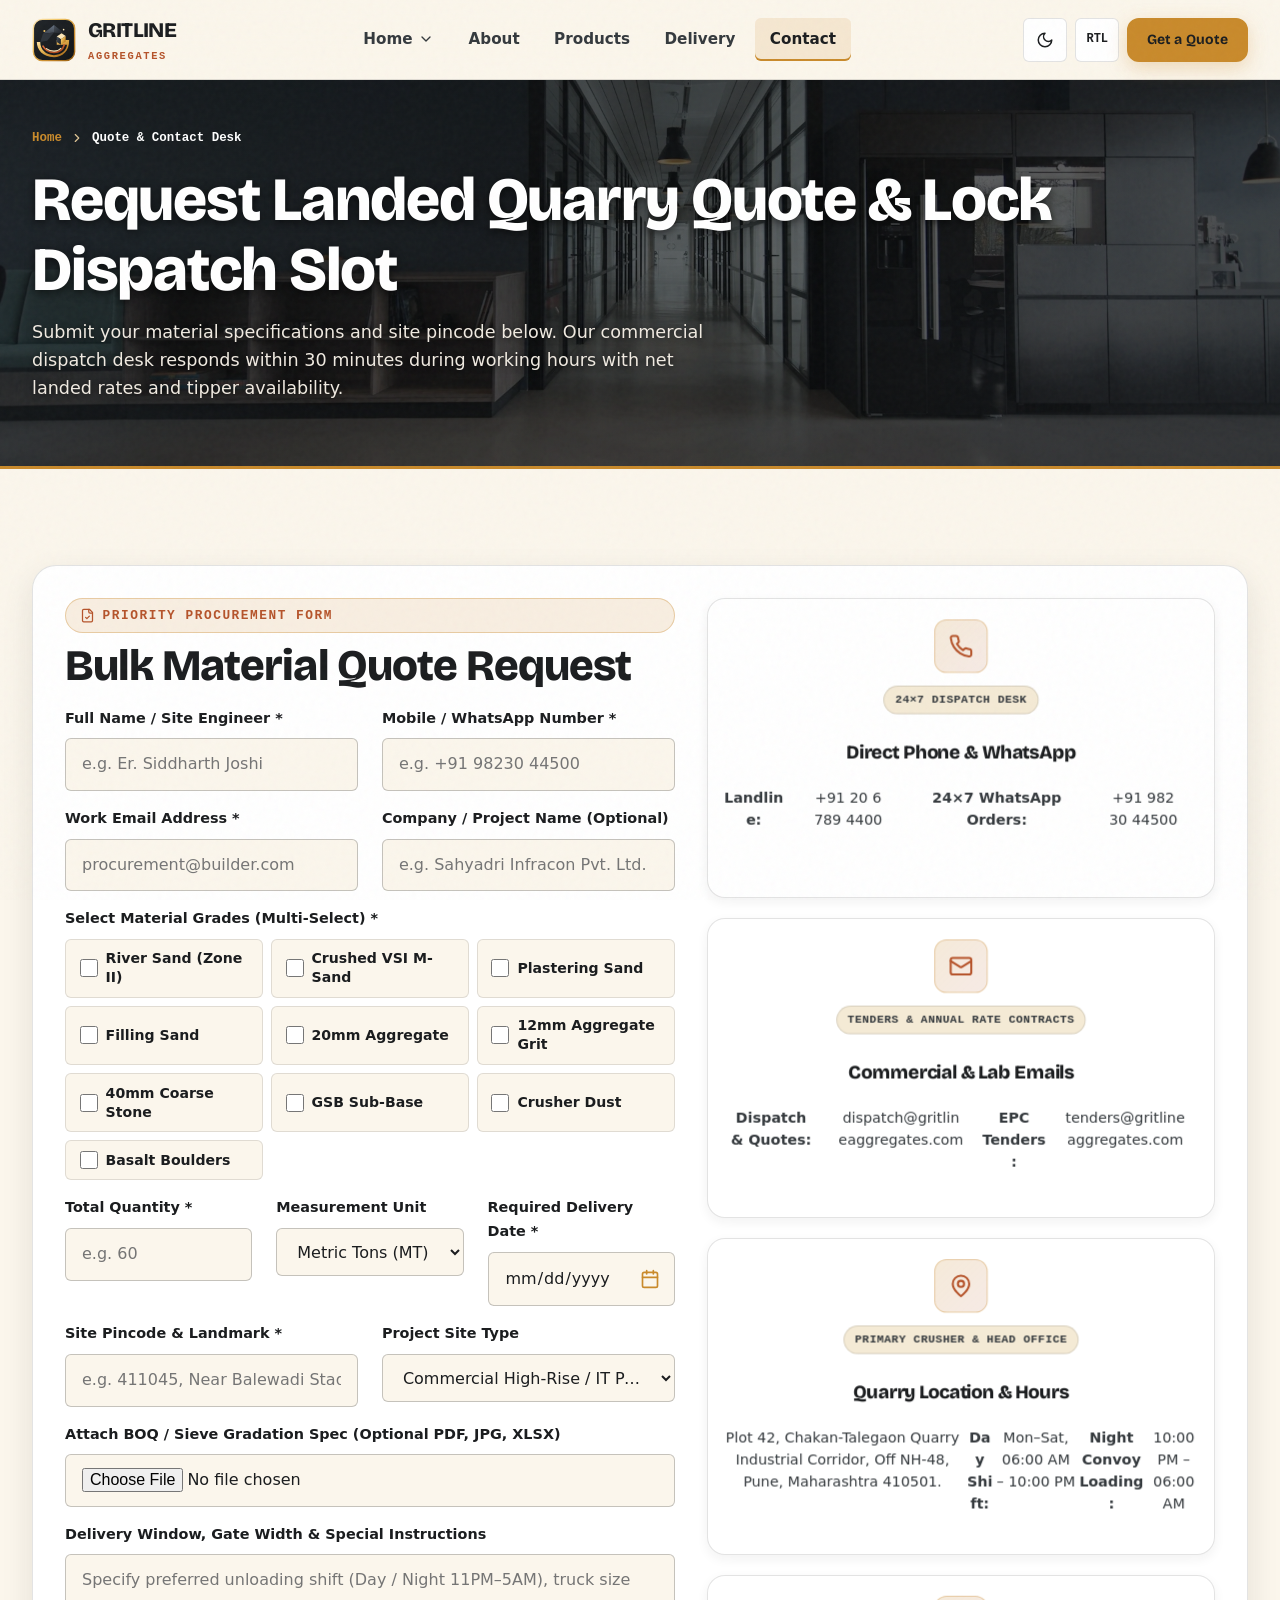
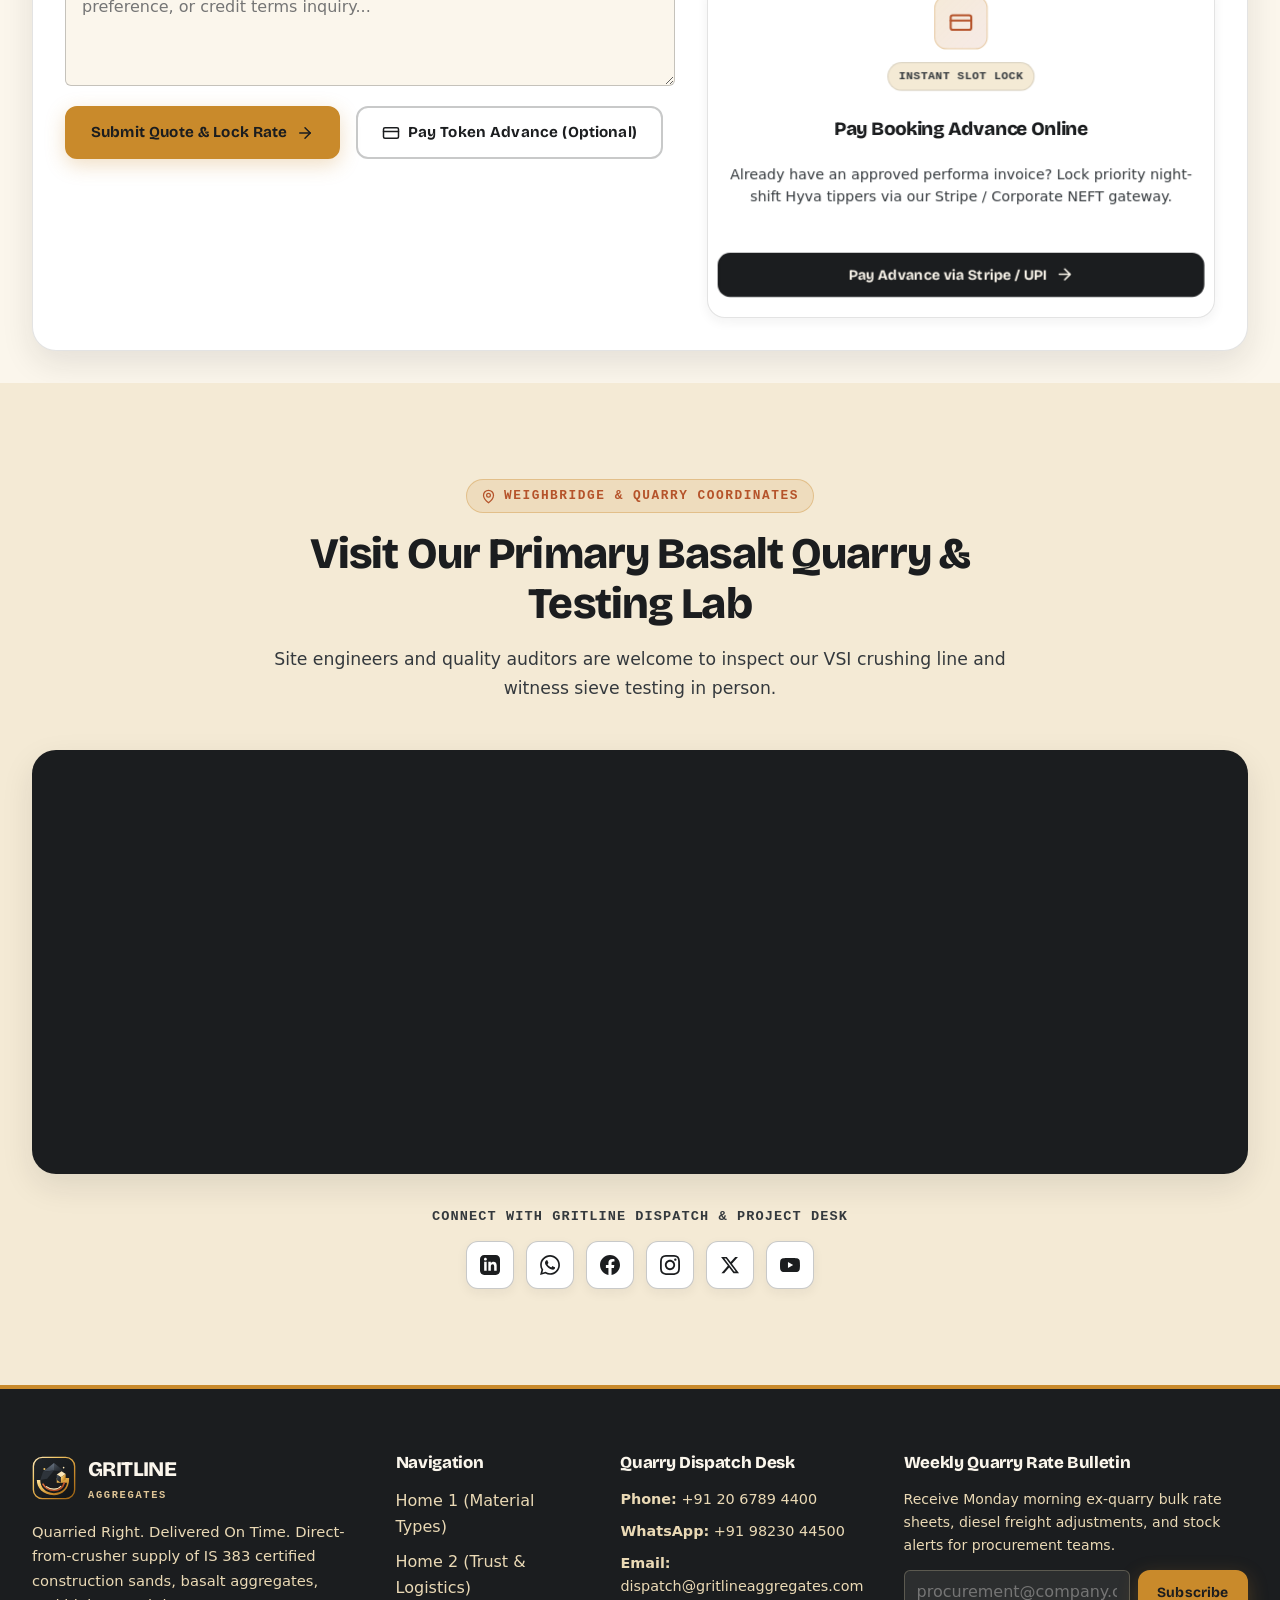
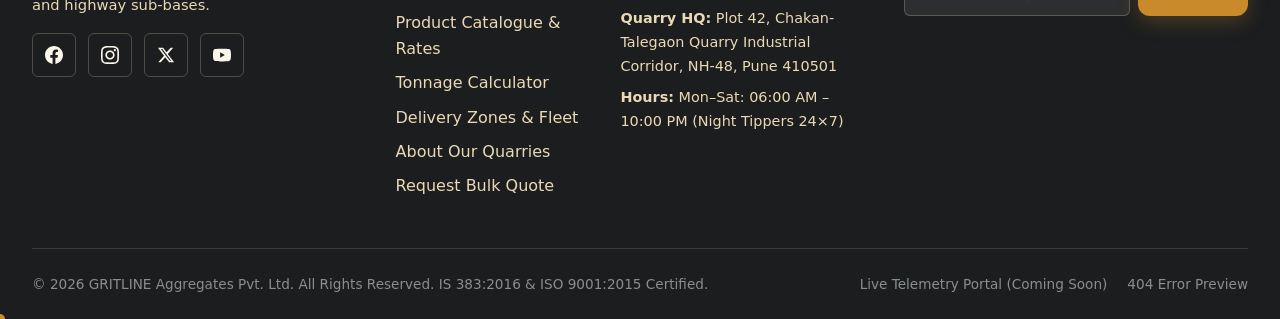
<file: pages/contact.html>
<!DOCTYPE html>
<html lang="en" dir="ltr" data-theme="light">

<head>
  <meta charset="UTF-8">
  <meta name="viewport" content="width=device-width, initial-scale=1.0">
  <title>Request Bulk Aggregate Quote | GRITLINE Quarry Dispatch Desk</title>
  <meta name="description"
    content="Request a landed bulk rate quote for River Sand, VSI M-Sand, 12mm/20mm/40mm aggregates, GSB, and boulders. Instant dispatch slot booking from GRITLINE.">
  <link rel="canonical" href="https://gritlineaggregates.com/pages/contact.html">

  <!-- Open Graph / Social Meta -->
  <meta property="og:type" content="website">
  <meta property="og:title" content="Request Bulk Aggregate Quote | GRITLINE Aggregates">
  <meta property="og:description"
    content="Get landed bulk rates per metric ton or cubic metre delivered to your site pincode.">
  <meta property="og:url" content="https://gritlineaggregates.com/pages/contact.html">
  <meta property="og:image" content="../assets/images/hero/hero-quarry-main.jpg">
  <meta name="twitter:card" content="summary_large_image">

  <!-- Fonts & Stylesheets -->
  <link rel="preconnect" href="https://fonts.googleapis.com">
  <link rel="preconnect" href="https://fonts.gstatic.com" crossorigin>
  <link
    href="https://fonts.googleapis.com/css2?family=Bricolage+Grotesque:wght@700;800&family=DM+Sans:wght@400;500;700&family=JetBrains+Mono:wght@500;700&display=swap"
    rel="stylesheet">
  <link rel="icon" type="image/svg+xml" href="../assets/images/logo/favicon.svg">
  <link rel="stylesheet" href="../assets/fonts/fonts.css">
  <link rel="stylesheet" href="../assets/css/style.css">
  <link rel="stylesheet" href="../assets/css/dark-mode.css">
  <link rel="stylesheet" href="../assets/css/rtl.css">

  <!-- JSON-LD Structured Data: ContactPage -->
  <script type="application/ld+json">
  {
    "@context": "https://schema.org",
    "@type": "ContactPage",
    "name": "GRITLINE Aggregates Quote & Dispatch Desk",
    "url": "https://gritlineaggregates.com/pages/contact.html"
  }
  </script>
</head>

<body>
  <a href="#main-content" class="skip-link">Skip to main content</a>



  <!-- SHARED HEADER -->
  <header class="site-header">
    <div id="scroll-progress" class="scroll-progress" aria-hidden="true"></div>
    <div class="container header-inner">
      <a href="index.html" class="brand-logo" aria-label="GRITLINE Aggregates Home">
        <span class="brand-logo__mark" aria-hidden="true">
          <svg class="brand-logo__svg" viewBox="0 0 64 64" fill="none" xmlns="http://www.w3.org/2000/svg">
            <defs>
              <linearGradient id="gritlineGold" x1="0%" y1="0%" x2="100%" y2="100%">
                <stop offset="0%" stop-color="#FCE7B8"/>
                <stop offset="28%" stop-color="#F3C766"/>
                <stop offset="68%" stop-color="#C98A2B"/>
                <stop offset="100%" stop-color="#965D10"/>
              </linearGradient>
              <linearGradient id="gritlineSlate" x1="0%" y1="0%" x2="100%" y2="100%">
                <stop offset="0%" stop-color="#4C5560"/>
                <stop offset="50%" stop-color="#2D333A"/>
                <stop offset="100%" stop-color="#191B1E"/>
              </linearGradient>
              <linearGradient id="gritlineLightStone" x1="0%" y1="0%" x2="0%" y2="100%">
                <stop offset="0%" stop-color="#697482"/>
                <stop offset="100%" stop-color="#3D454F"/>
              </linearGradient>
              <linearGradient id="gritlineRust" x1="0%" y1="0%" x2="100%" y2="100%">
                <stop offset="0%" stop-color="#E87642"/>
                <stop offset="100%" stop-color="#A54018"/>
              </linearGradient>
              <linearGradient id="gritlineBadgeBg" x1="0%" y1="0%" x2="100%" y2="100%">
                <stop offset="0%" stop-color="#212529"/>
                <stop offset="100%" stop-color="#121416"/>
              </linearGradient>
            </defs>
            <rect x="2" y="2" width="60" height="60" rx="13" fill="url(#gritlineBadgeBg)" stroke="url(#gritlineGold)" stroke-width="2"/>
            <polygon points="32,10 16,23 32,21" fill="url(#gritlineLightStone)"/>
            <polygon points="32,10 48,23 32,21" fill="url(#gritlineSlate)"/>
            <polygon points="16,23 12,35 22,33 32,21" fill="#2E343B"/>
            <path d="M12 35 C12 46 20 54 32 54 C43 54 50 47 51 39 H36 V32 H54 C54.5 48.5 44 57 32 57 C15.5 57 7 46 7 35 L12 35 Z" fill="url(#gritlineGold)"/>
            <path d="M16 41 C19 46.5 25 50 32 50 C39.5 50 45 46 47 39" stroke="url(#gritlineRust)" stroke-width="2.4" stroke-linecap="round" fill="none"/>
            <path d="M21 44.5 C24 47 28 48.2 32 48.2 C36 48.2 39.5 47 42 44" stroke="#FCE7B8" stroke-width="1.6" stroke-linecap="round" fill="none"/>
            <polygon points="36,27 43,22 49,26 42,31" fill="#FCE7B8"/>
            <polygon points="42,31 49,26 49,34 42,39" fill="url(#gritlineGold)"/>
            <polygon points="36,27 42,31 42,39 36,35" fill="url(#gritlineSlate)"/>
            <circle cx="18" cy="19" r="1.5" fill="#F3C766"/>
            <circle cx="46" cy="17" r="1.2" fill="#FCE7B8"/>
          </svg>
        </span>
        <span>GRITLINE <span class="brand-logo__sub">Aggregates</span></span>
      </a>

      <nav aria-label="Primary Navigation">
        <ul class="nav-menu">
          <li class="nav-item nav-item--has-dropdown">
            <a href="index.html" class="nav-link" aria-haspopup="true" aria-expanded="false">
              Home <i data-lucide="chevron-down" width="16" height="16"></i>
            </a>
            <div class="nav-dropdown" role="menu" aria-label="Home Variations">
              <a href="index.html" class="nav-dropdown__link" role="menuitem">Home 1</a>
              <a href="home-2.html" class="nav-dropdown__link" role="menuitem">Home 2</a>
            </div>
          </li>
          <li class="nav-item"><a href="about.html" class="nav-link">About</a></li>
          <li class="nav-item"><a href="products.html" class="nav-link">Products</a></li>
          <li class="nav-item"><a href="delivery.html" class="nav-link">Delivery</a></li>
          <li class="nav-item"><a href="contact.html" class="nav-link is-active">Contact</a></li>
        </ul>
      </nav>

      <div class="header-actions">
        <button type="button" class="icon-btn" data-theme-toggle aria-label="Toggle Dark or Light Mode">
          <i data-lucide="sun" width="18" height="18"></i>
        </button>
        <button type="button" class="icon-btn" data-rtl-toggle aria-label="Toggle Right-to-Left Layout">RTL</button>
        <a href="contact.html" class="btn btn--primary btn--sm btn--magnetic">
          <span>Get a Quote</span>
          <span class="quote-tray-badge" data-quote-count style="display:none;">0</span>
        </a>
        <button type="button" id="hamburger-btn" class="icon-btn hamburger-btn" aria-label="Open Menu"
          aria-expanded="false" aria-controls="mobile-drawer">
          <i data-lucide="menu" width="22" height="22"></i>
        </button>
      </div>
    </div>
  </header>

  <!-- Mobile Navigation Drawer -->
  <div id="mobile-drawer" class="mobile-drawer" aria-label="Mobile Navigation">
    <nav class="mobile-drawer__nav">
      <div class="mobile-drawer__dropdown-wrapper">
        <button type="button" class="mobile-drawer__link mobile-drawer__link--toggle" aria-expanded="false">
          <span>Home</span>
          <i data-lucide="chevron-down" width="18" height="18" class="mobile-drawer__chevron"></i>
        </button>
        <div class="mobile-drawer__subnav">
          <a href="index.html" class="mobile-drawer__sublink">
            <span>Home 1</span>
          </a>
          <a href="home-2.html" class="mobile-drawer__sublink">
            <span>Home 2</span>
          </a>
        </div>
      </div>
      <a href="about.html" class="mobile-drawer__link">
        <span>About</span>
      </a>
      <a href="products.html" class="mobile-drawer__link">
        <span>Products</span>
      </a>
      <a href="delivery.html" class="mobile-drawer__link">
        <span>Delivery</span>
      </a>
      <a href="contact.html" class="mobile-drawer__link is-active">
        <span>Contact</span>
      </a>
    </nav>
    <div class="mobile-drawer__actions">
      <div class="mobile-drawer__controls">
        <button type="button" class="icon-btn" data-theme-toggle aria-label="Toggle Dark or Light Mode">
          <i data-lucide="sun" width="18" height="18"></i>
        </button>
        <button type="button" class="icon-btn" data-rtl-toggle aria-label="Toggle Right-to-Left Layout">
          RTL
        </button>
      </div>
      <a href="contact.html" class="btn btn--primary btn--full">
        <span>Get a Quote</span>
        <span class="quote-tray-badge" data-quote-count style="display:none;">0</span>
      </a>
    </div>
  </div>

  <main id="main-content" class="page-transition-wrapper">
    <!-- ======================================================================
         COMPACT PAGE BANNER
         ====================================================================== -->
    <section class="page-banner topo-bg" aria-labelledby="contact-h1">
      <div class="page-banner__bg" aria-hidden="true">
        <picture>
          <source srcset="../assets/images/banners/banner-contact.webp" type="image/webp">
          <img src="../assets/images/banners/banner-contact.jpg" alt="Commercial dispatch and logistics corporate management office" width="1920" height="720" loading="eager">
        </picture>
      </div>
      <div class="page-banner__overlay" aria-hidden="true"></div>
      <div class="container page-banner__content">
        <nav class="breadcrumb" aria-label="Breadcrumb">
          <a href="index.html">Home</a>
          <i data-lucide="chevron-right" width="14" height="14"></i>
          <span aria-current="page">Quote &amp; Contact Desk</span>
        </nav>
        <h1 id="contact-h1">Request Landed Quarry Quote &amp; Lock Dispatch Slot</h1>
        <p>
          Submit your material specifications and site pincode below. Our commercial dispatch desk responds within 30
          minutes during working hours with net landed rates and tipper availability.
        </p>
      </div>
    </section>

    <!-- ======================================================================
         SECTION 1: QUOTE REQUEST FORM + DIRECT CONTACT DETAILS CARDS
         ====================================================================== -->
    <section class="section contact-procurement-section" aria-labelledby="sec-quote-form-title">
      <div class="container">
        <div class="usecase-box contact-procurement-box">
          <!-- Left Column: Comprehensive Quote Request Form -->
          <div class="contact-procurement-form-col">
            <span class="eyebrow"><i data-lucide="file-check" width="15" height="15"></i> Priority Procurement
              Form</span>
            <h2 id="sec-quote-form-title" style="margin-bottom: 1rem;">Bulk Material Quote Request</h2>

            <!-- Pre-fill Notification Banner (Shown automatically when items added from Products/Calculator) -->
            <div id="quote-prefill-notice" class="quote-prefill-banner" style="display:none;">
              <span class="quote-prefill-banner__text">✓ Materials &amp; quantities pre-filled from your
                Catalogue / Calculator selection.</span>
              <button type="button" id="clear-quote-cart" class="btn btn--ghost btn--sm quote-prefill-banner__btn">Clear Selection</button>
            </div>

            <!-- Formspree / Netlify Compatible Quote Form -->
            <!-- TODO: customize Formspree endpoint ID in action attribute below -->
            <form id="quote-request-form" action="https://formspree.io/f/YOUR_ID" method="POST"
              enctype="multipart/form-data" data-netlify="true" name="gritline-bulk-quote" novalidate>
              <div class="grid-2">
                <div class="form-group">
                  <label for="quote-name" class="form-label">Full Name / Site Engineer <span>*</span></label>
                  <input type="text" id="quote-name" name="name" class="form-control"
                    placeholder="e.g. Er. Siddharth Joshi" required>
                  <span class="form-error" role="alert">Please enter your full name.</span>
                </div>

                <div class="form-group">
                  <label for="quote-phone" class="form-label">Mobile / WhatsApp Number <span>*</span></label>
                  <input type="tel" id="quote-phone" name="phone" class="form-control"
                    placeholder="e.g. +91 98230 44500" required>
                  <span class="form-error" role="alert">Please enter a valid 10-digit phone number.</span>
                </div>
              </div>

              <div class="grid-2">
                <div class="form-group">
                  <label for="quote-email" class="form-label">Work Email Address <span>*</span></label>
                  <input type="email" id="quote-email" name="email" class="form-control"
                    placeholder="procurement@builder.com" required>
                  <span class="form-error" role="alert">Please enter a valid email address.</span>
                </div>

                <div class="form-group">
                  <label for="quote-company" class="form-label">Company / Project Name (Optional)</label>
                  <input type="text" id="quote-company" name="company" class="form-control"
                    placeholder="e.g. Sahyadri Infracon Pvt. Ltd.">
                </div>
              </div>

              <!-- Multi-Select Material Checkboxes (Pre-filled from localStorage) -->
              <div id="materials-group" class="form-group">
                <span class="form-label">Select Material Grades (Multi-Select) <span>*</span></span>
                <div class="material-checkbox-grid" role="group" aria-label="Select Materials for Quote">
                  <label class="material-check-label">
                    <input type="checkbox" name="materials" value="Natural Washed River Sand (Zone II)">
                    <span>River Sand (Zone II)</span>
                  </label>
                  <label class="material-check-label">
                    <input type="checkbox" name="materials" value="Crushed VSI M-Sand (Zone II)">
                    <span>Crushed VSI M-Sand</span>
                  </label>
                  <label class="material-check-label">
                    <input type="checkbox" name="materials" value="Super-Fine Plastering Sand (Zone III)">
                    <span>Plastering Sand</span>
                  </label>
                  <label class="material-check-label">
                    <input type="checkbox" name="materials" value="Plinth Filling Sand">
                    <span>Filling Sand</span>
                  </label>
                  <label class="material-check-label">
                    <input type="checkbox" name="materials" value="20mm Angular Crushed Basalt">
                    <span>20mm Aggregate</span>
                  </label>
                  <label class="material-check-label">
                    <input type="checkbox" name="materials" value="12mm Crushed Basalt Aggregate">
                    <span>12mm Aggregate Grit</span>
                  </label>
                  <label class="material-check-label">
                    <input type="checkbox" name="materials" value="40mm Coarse Foundation Aggregate">
                    <span>40mm Coarse Stone</span>
                  </label>
                  <label class="material-check-label">
                    <input type="checkbox" name="materials" value="Granular Sub-Base (GSB Grade I)">
                    <span>GSB Sub-Base</span>
                  </label>
                  <label class="material-check-label">
                    <input type="checkbox" name="materials" value="0-4mm Crusher Stone Dust">
                    <span>Crusher Dust</span>
                  </label>
                  <label class="material-check-label">
                    <input type="checkbox" name="materials" value="Gabion Basalt Boulders (150-300mm)">
                    <span>Basalt Boulders</span>
                  </label>
                </div>
                <span class="form-error" role="alert">Please select at least one material grade.</span>
              </div>

              <div class="grid-3">
                <div class="form-group">
                  <label for="quote-quantity" class="form-label">Total Quantity <span>*</span></label>
                  <input type="number" id="quote-quantity" name="quantity" class="form-control" placeholder="e.g. 60"
                    min="1" step="0.5" required>
                  <span class="form-error" role="alert">Quantity must be greater than 0.</span>
                </div>

                <div class="form-group">
                  <label for="quote-unit" class="form-label">Measurement Unit</label>
                  <select id="quote-unit" name="unit" class="form-control">
                    <option value="Tons">Metric Tons (MT)</option>
                    <option value="Cubic Metres (m³)">Cubic Metres (m³)</option>
                    <option value="Hyva Load (30 MT)">30-MT Hyva Loads</option>
                    <option value="10-Wheeler Load (20 MT)">20-MT Tandem Loads</option>
                  </select>
                </div>

                <!-- Booking / Calendar Hook -->
                <div class="form-group">
                  <label for="quote-date" class="form-label">Required Delivery Date <span>*</span></label>
                  <!-- TODO: customize booking calendar webhook or Calendly integration if needed -->
                  <div class="date-input-wrap">
                    <input type="date" id="quote-date" name="required_date" class="form-control" required>
                    <span class="date-input-icon" aria-hidden="true">
                      <svg xmlns="http://www.w3.org/2000/svg" width="20" height="20" viewBox="0 0 24 24" fill="none" stroke="currentColor" stroke-width="2" stroke-linecap="round" stroke-linejoin="round">
                        <rect width="18" height="18" x="3" y="4" rx="2" ry="2"></rect>
                        <line x1="16" x2="16" y1="2" y2="6"></line>
                        <line x1="8" x2="8" y1="2" y2="6"></line>
                        <line x1="3" x2="21" y1="10" y2="10"></line>
                      </svg>
                    </span>
                  </div>
                  <span class="form-error" role="alert">Select today or a future date.</span>
                </div>
              </div>

              <div class="grid-2">
                <div class="form-group">
                  <label for="quote-pincode" class="form-label">Site Pincode &amp; Landmark <span>*</span></label>
                  <input type="text" id="quote-pincode" name="pincode_address" class="form-control"
                    placeholder="e.g. 411045, Near Balewadi Stadium" required>
                  <span class="form-error" role="alert">Enter a valid 6-digit pincode or site location.</span>
                </div>

                <div class="form-group">
                  <label for="quote-site-type" class="form-label">Project Site Type</label>
                  <select id="quote-site-type" name="site_type" class="form-control">
                    <option value="Commercial High-Rise / IT Park">Commercial High-Rise / IT Park</option>
                    <option value="Highway / Bridge / Infrastructure">Highway / Bridge / Infrastructure</option>
                    <option value="RMC Batching / Precast Plant">RMC Batching / Precast Plant</option>
                    <option value="Residential Township / Villa">Residential Township / Villa</option>
                    <option value="Industrial Warehouse / MIDC">Industrial Warehouse / MIDC</option>
                  </select>
                </div>
              </div>

              <div class="form-group">
                <label for="quote-file" class="form-label">Attach BOQ / Sieve Gradation Spec (Optional PDF, JPG,
                  XLSX)</label>
                <input type="file" id="quote-file" name="boq_attachment" class="form-control"
                  accept=".pdf,.jpg,.jpeg,.png,.xlsx,.csv">
              </div>

              <div class="form-group">
                <label for="quote-message" class="form-label">Delivery Window, Gate Width &amp; Special
                  Instructions</label>
                <textarea id="quote-message" name="message" rows="4" class="form-control"
                  placeholder="Specify preferred unloading shift (Day / Night 11PM–5AM), truck size preference, or credit terms inquiry..."></textarea>
              </div>

              <div class="contact-form-actions">
                <button type="submit" class="btn btn--primary btn--magnetic">
                  <span>Submit Quote &amp; Lock Rate</span>
                  <i data-lucide="arrow-right"></i>
                </button>
                <!-- Optional Payment Placeholder Hook (Stripe / PayPal / Razorpay) -->
                <!-- TODO: customize Stripe Payment Link or Razorpay checkout URL below -->
                <a href="#advance-payment-info" class="btn btn--ghost">
                  <i data-lucide="credit-card"></i>
                  <span>Pay Token Advance (Optional)</span>
                </a>
              </div>
            </form>

            <!-- Animated Success State After Submit (No Page Reload) -->
            <div id="quote-success-panel" class="form-success-panel" tabindex="-1" role="status" aria-live="polite">
              <div class="success-tick-circle">
                <i data-lucide="check-circle" width="38" height="38"></i>
              </div>
              <h3>Dispatch Quote Request Logged!</h3>
              <p class="mono-spec" style="color: var(--rust); margin-block: 0.5rem;">
                QUOTE REFERENCE ID: <strong id="quote-ref-id">GRT-2026-8419</strong>
              </p>
              <p style="color: var(--text-secondary); max-width: 52ch; margin-inline: auto; margin-bottom: 1.5rem;">
                Our Chakan Quarry Weighbridge &amp; Commercial Desk has received your material specifications. A Senior
                Dispatch Engineer will call or WhatsApp your landed rate sheet within 30 minutes.
              </p>
              <a href="products.html" class="btn btn--primary">Browse More Material Specs</a>
            </div>
          </div>

          <!-- Right Column: Contact Details Cards & Payment Hook Info -->
          <div class="contact-cards-col">
            <article class="card card--settle">
              <div class="card__icon"><i data-lucide="phone"></i></div>
              <span class="card__badge">24×7 Dispatch Desk</span>
              <h3 class="card__title">Direct Phone &amp; WhatsApp</h3>
              <p class="card__text">
                <strong>Landline:</strong> <a href="tel:+912067894400">+91 20 6789 4400</a><br>
                <strong>24×7 WhatsApp Orders:</strong> <a href="https://wa.me/919823044500">+91 98230 44500</a>
              </p>
            </article>

            <article class="card card--settle">
              <div class="card__icon"><i data-lucide="mail"></i></div>
              <span class="card__badge">Tenders &amp; Annual Rate Contracts</span>
              <h3 class="card__title">Commercial &amp; Lab Emails</h3>
              <p class="card__text">
                <strong>Dispatch &amp; Quotes:</strong> <a
                  href="mailto:dispatch@gritlineaggregates.com">dispatch@gritlineaggregates.com</a><br>
                <strong>EPC Tenders:</strong> <a
                  href="mailto:tenders@gritlineaggregates.com">tenders@gritlineaggregates.com</a>
              </p>
            </article>

            <article class="card card--settle">
              <div class="card__icon"><i data-lucide="map-pin"></i></div>
              <span class="card__badge">Primary Crusher &amp; Head Office</span>
              <h3 class="card__title">Quarry Location &amp; Hours</h3>
              <p class="card__text">
                Plot 42, Chakan-Talegaon Quarry Industrial Corridor, Off NH-48, Pune, Maharashtra 410501.<br>
                <strong>Day Shift:</strong> Mon–Sat, 06:00 AM – 10:00 PM<br>
                <strong>Night Convoy Loading:</strong> 10:00 PM – 06:00 AM
              </p>
            </article>

            <!-- Payment Placeholder Card -->
            <article id="advance-payment-info" class="card card--settle">
              <div class="card__icon"><i data-lucide="credit-card"></i></div>
              <span class="card__badge">Instant Slot Lock</span>
              <h3 class="card__title">Pay Booking Advance Online</h3>
              <p class="card__text">
                Already have an approved performa invoice? Lock priority night-shift Hyva tippers via our Stripe /
                Corporate NEFT gateway.
              </p>
              <div class="card__actions">
                <!-- TODO: customize Stripe / PayPal / Razorpay checkout link below -->
                <a href="https://buy.stripe.com/test_placeholder" target="_blank" rel="noopener noreferrer"
                  class="btn btn--secondary btn--sm">
                  Pay Advance via Stripe / UPI <i data-lucide="arrow-right"></i>
                </a>
              </div>
            </article>
          </div>
        </div>
      </div>
    </section>

    <!-- ======================================================================
         SECTION 2: GOOGLE MAPS EMBED PLACEHOLDER & SOCIAL LINKS
         ====================================================================== -->
    <section class="section section--alt" aria-labelledby="sec-map-title">
      <div class="container">
        <div class="section-header reveal">
          <span class="eyebrow"><i data-lucide="map-pin" width="15" height="15"></i> Weighbridge &amp; Quarry
            Coordinates</span>
          <h2 id="sec-map-title">Visit Our Primary Basalt Quarry &amp; Testing Lab</h2>
          <p>Site engineers and quality auditors are welcome to inspect our VSI crushing line and witness sieve testing
            in person.</p>
        </div>

        <div class="reveal"
          style="border-radius: var(--radius-xl); overflow:hidden; border: 2px solid var(--border-strong); box-shadow: var(--shadow-md); background: var(--slate-900);">
          <!-- TODO: customize Google Maps Embed iframe URL / API key below with your exact quarry coordinates -->
          <iframe title="GRITLINE Aggregates Primary Quarry Location Map"
            src="https://www.openstreetmap.org/export/embed.html?bbox=73.7200%2C18.7000%2C73.8800%2C18.7800&amp;layer=mapnik"
            width="100%" height="420" style="border:0; display:block; filter: contrast(1.05) sepia(0.18);"
            loading="lazy" referrerpolicy="no-referrer-when-downgrade">
          </iframe>
        </div>

        <!-- Centered Social Links Bar in Map Section Gap -->
        <div class="contact-social-bar reveal">
          <span class="contact-social-bar__label">Connect with GRITLINE Dispatch &amp; Project Desk</span>
          <div class="contact-social-bar__links" role="list" aria-label="Social Media and Direct Dispatch Channels">
            <a href="https://linkedin.com" class="social-link" target="_blank" rel="noopener noreferrer"
              aria-label="GRITLINE on LinkedIn">
              <svg xmlns="http://www.w3.org/2000/svg" width="20" height="20" viewBox="0 0 24 24" fill="currentColor" aria-hidden="true">
                <path d="M19 0h-14c-2.761 0-5 2.239-5 5v14c0 2.761 2.239 5 5 5h14c2.762 0 5-2.239 5-5v-14c0-2.761-2.238-5-5-5zm-11 19h-3v-11h3v11zm-1.5-12.268c-.966 0-1.75-.79-1.75-1.764s.784-1.764 1.75-1.764 1.75.79 1.75 1.764-.783 1.764-1.75 1.764zm13.5 12.268h-3v-5.604c0-3.368-4-3.113-4 0v5.604h-3v-11h3v1.765c1.396-2.586 7-2.777 7 2.476v6.759z"/>
              </svg>
            </a>
            <a href="https://wa.me/912067894400" class="social-link" target="_blank" rel="noopener noreferrer"
              aria-label="GRITLINE WhatsApp Dispatch Desk">
              <svg xmlns="http://www.w3.org/2000/svg" width="20" height="20" viewBox="0 0 24 24" fill="currentColor" aria-hidden="true">
                <path d="M.057 24l1.687-6.163c-1.041-1.804-1.588-3.849-1.587-5.946.003-6.556 5.338-11.891 11.893-11.891 3.181.001 6.167 1.24 8.413 3.488 2.245 2.248 3.481 5.236 3.48 8.414-.003 6.557-5.338 11.892-11.893 11.892-1.99-.001-3.951-.5-5.688-1.448l-6.305 1.654zm6.597-3.807c1.676.995 3.276 1.591 5.392 1.592 5.448 0 9.886-4.434 9.889-9.885.002-5.462-4.415-9.89-9.881-9.892-5.452 0-9.887 4.434-9.889 9.884-.001 2.225.651 3.891 1.746 5.634l-.999 3.648 3.742-.981zm11.387-5.464c-.074-.124-.272-.198-.57-.347-.297-.149-1.758-.868-2.031-.967-.272-.099-.47-.149-.669.149-.198.297-.768.967-.941 1.165-.173.198-.347.223-.644.074-.297-.149-1.255-.462-2.39-1.475-.883-.788-1.48-1.761-1.653-2.059-.173-.297-.018-.458.13-.606.134-.133.297-.347.446-.521.151-.172.2-.296.3-.495.099-.198.05-.372-.025-.521-.075-.148-.669-1.611-.916-2.206-.242-.579-.487-.501-.669-.51l-.57-.01c-.198 0-.52.074-.792.372s-1.04 1.016-1.04 2.479 1.065 2.876 1.213 3.074c.149.198 2.095 3.2 5.076 4.487.709.306 1.263.489 1.694.626.712.226 1.36.194 1.872.118.571-.085 1.758-.719 2.006-1.413.248-.695.248-1.29.173-1.414z"/>
              </svg>
            </a>
            <a href="https://facebook.com" class="social-link" target="_blank" rel="noopener noreferrer"
              aria-label="GRITLINE on Facebook">
              <svg xmlns="http://www.w3.org/2000/svg" width="20" height="20" viewBox="0 0 24 24" fill="currentColor" aria-hidden="true">
                <path d="M24 12.073c0-6.627-5.373-12-12-12s-12 5.373-12 12c0 5.99 4.388 10.954 10.125 11.854v-8.385H7.078v-3.47h3.047V9.43c0-3.007 1.792-4.669 4.533-4.669 1.312 0 2.686.235 2.686.235v2.953H15.83c-1.491 0-1.956.925-1.956 1.874v2.25h3.328l-.532 3.47h-2.796v8.385C19.612 23.027 24 18.062 24 12.073z"/>
              </svg>
            </a>
            <a href="https://instagram.com" class="social-link" target="_blank" rel="noopener noreferrer"
              aria-label="GRITLINE on Instagram">
              <svg xmlns="http://www.w3.org/2000/svg" width="20" height="20" viewBox="0 0 24 24" fill="currentColor" aria-hidden="true">
                <path d="M12 2.163c3.204 0 3.584.012 4.85.07 3.252.148 4.771 1.691 4.919 4.919.058 1.265.069 1.645.069 4.849 0 3.205-.012 3.584-.069 4.849-.149 3.225-1.664 4.771-4.919 4.919-1.266.058-1.644.07-4.85.07-3.204 0-3.584-.012-4.849-.07-3.26-.149-4.771-1.699-4.919-4.92-.058-1.265-.07-1.644-.07-4.849 0-3.204.013-3.583.07-4.849.149-3.227 1.664-4.771 4.919-4.919 1.266-.057 1.645-.069 4.849-.069zm0-2.163c-3.259 0-3.667.014-4.947.072-4.358.2-6.78 2.618-6.98 6.98-.059 1.281-.073 1.689-.073 4.948 0 3.259.014 3.668.072 4.948.2 4.358 2.618 6.78 6.98 6.98 1.281.058 1.689.072 4.948.072 3.259 0 3.668-.014 4.948-.072 4.354-.2 6.782-2.618 6.979-6.98.059-1.28.073-1.689.073-4.948 0-3.259-.014-3.667-.072-4.947-.196-4.354-2.617-6.78-6.979-6.98-1.281-.059-1.69-.073-4.949-.073zm0 5.838c-3.403 0-6.162 2.759-6.162 6.162s2.759 6.163 6.162 6.163 6.162-2.759 6.162-6.163c0-3.403-2.759-6.162-6.162-6.162zm0 10.162c-2.209 0-4-1.79-4-4 0-2.209 1.791-4 4-4s4 1.791 4 4c0 2.21-1.791 4-4 4zm6.406-11.845c-.796 0-1.441.645-1.441 1.44s.645 1.44 1.441 1.44c.795 0 1.439-.645 1.439-1.44s-.644-1.44-1.439-1.44z"/>
              </svg>
            </a>
            <a href="https://x.com" class="social-link" target="_blank" rel="noopener noreferrer"
              aria-label="GRITLINE on X">
              <svg xmlns="http://www.w3.org/2000/svg" width="20" height="20" viewBox="0 0 24 24" fill="currentColor" aria-hidden="true">
                <path d="M18.244 2.25h3.308l-7.227 8.26 8.502 11.24H16.17l-5.214-6.817L4.99 21.75H1.68l7.73-8.835L1.254 2.25H8.08l4.713 6.231zm-1.161 17.52h1.833L7.084 4.126H5.117z"/>
              </svg>
            </a>
            <a href="https://youtube.com" class="social-link" target="_blank" rel="noopener noreferrer"
              aria-label="GRITLINE on YouTube">
              <svg xmlns="http://www.w3.org/2000/svg" width="20" height="20" viewBox="0 0 24 24" fill="currentColor" aria-hidden="true">
                <path d="M23.498 6.186a3.016 3.016 0 0 0-2.122-2.136C19.505 3.5 12 3.5 12 3.5s-7.505 0-9.377.55a3.016 3.016 0 0 0-2.122 2.136C0 8.07 0 12 0 12s0 3.93.502 5.814a3.016 3.016 0 0 0 2.122 2.136c1.871.55 9.376.55 9.376.55s7.505 0 9.377-.55a3.015 3.015 0 0 0 2.122-2.136C24 15.93 24 12 24 12s0-3.93-.502-5.814zM9.545 15.568V8.432L15.818 12l-6.273 3.568z"/>
              </svg>
            </a>
          </div>
        </div>
      </div>
    </section>
  </main>

  <!-- SHARED FOOTER -->
  <footer class="site-footer">
    <div class="container">
      <div class="footer-grid">
        <div>
          <a href="index.html" class="brand-logo" style="color: var(--sand-50); margin-bottom: 1rem;">
            <span class="brand-logo__mark" aria-hidden="true">
          <svg class="brand-logo__svg" viewBox="0 0 64 64" fill="none" xmlns="http://www.w3.org/2000/svg">
            <defs>
              <linearGradient id="ftGritlineGold" x1="0%" y1="0%" x2="100%" y2="100%">
                <stop offset="0%" stop-color="#FCE7B8"/>
                <stop offset="28%" stop-color="#F3C766"/>
                <stop offset="68%" stop-color="#C98A2B"/>
                <stop offset="100%" stop-color="#965D10"/>
              </linearGradient>
              <linearGradient id="ftGritlineSlate" x1="0%" y1="0%" x2="100%" y2="100%">
                <stop offset="0%" stop-color="#4C5560"/>
                <stop offset="50%" stop-color="#2D333A"/>
                <stop offset="100%" stop-color="#191B1E"/>
              </linearGradient>
              <linearGradient id="ftGritlineLightStone" x1="0%" y1="0%" x2="0%" y2="100%">
                <stop offset="0%" stop-color="#697482"/>
                <stop offset="100%" stop-color="#3D454F"/>
              </linearGradient>
              <linearGradient id="ftGritlineRust" x1="0%" y1="0%" x2="100%" y2="100%">
                <stop offset="0%" stop-color="#E87642"/>
                <stop offset="100%" stop-color="#A54018"/>
              </linearGradient>
              <linearGradient id="ftGritlineBadgeBg" x1="0%" y1="0%" x2="100%" y2="100%">
                <stop offset="0%" stop-color="#212529"/>
                <stop offset="100%" stop-color="#121416"/>
              </linearGradient>
            </defs>
            <rect x="2" y="2" width="60" height="60" rx="13" fill="url(#ftGritlineBadgeBg)" stroke="url(#ftGritlineGold)" stroke-width="2"/>
            <polygon points="32,10 16,23 32,21" fill="url(#ftGritlineLightStone)"/>
            <polygon points="32,10 48,23 32,21" fill="url(#ftGritlineSlate)"/>
            <polygon points="16,23 12,35 22,33 32,21" fill="#2E343B"/>
            <path d="M12 35 C12 46 20 54 32 54 C43 54 50 47 51 39 H36 V32 H54 C54.5 48.5 44 57 32 57 C15.5 57 7 46 7 35 L12 35 Z" fill="url(#ftGritlineGold)"/>
            <path d="M16 41 C19 46.5 25 50 32 50 C39.5 50 45 46 47 39" stroke="url(#ftGritlineRust)" stroke-width="2.4" stroke-linecap="round" fill="none"/>
            <path d="M21 44.5 C24 47 28 48.2 32 48.2 C36 48.2 39.5 47 42 44" stroke="#FCE7B8" stroke-width="1.6" stroke-linecap="round" fill="none"/>
            <polygon points="36,27 43,22 49,26 42,31" fill="#FCE7B8"/>
            <polygon points="42,31 49,26 49,34 42,39" fill="url(#ftGritlineGold)"/>
            <polygon points="36,27 42,31 42,39 36,35" fill="url(#ftGritlineSlate)"/>
            <circle cx="18" cy="19" r="1.5" fill="#F3C766"/>
            <circle cx="46" cy="17" r="1.2" fill="#FCE7B8"/>
          </svg>
        </span>
            <span>GRITLINE <span class="brand-logo__sub">Aggregates</span></span>
          </a>
          <p style="font-size: 0.92rem; color: var(--sand-200); max-width: 34ch;">
            Quarried Right. Delivered On Time. Direct-from-crusher supply of IS 383 certified construction sands, basalt
            aggregates, and highway sub-bases.
          </p>
          <div class="social-links" aria-label="Social Media Links">
            <a href="https://facebook.com" class="social-link" target="_blank" rel="noopener noreferrer"
              aria-label="GRITLINE on Facebook">
              <svg xmlns="http://www.w3.org/2000/svg" width="18" height="18" viewBox="0 0 24 24" fill="currentColor" aria-hidden="true">
                <path d="M24 12.073c0-6.627-5.373-12-12-12s-12 5.373-12 12c0 5.99 4.388 10.954 10.125 11.854v-8.385H7.078v-3.47h3.047V9.43c0-3.007 1.792-4.669 4.533-4.669 1.312 0 2.686.235 2.686.235v2.953H15.83c-1.491 0-1.956.925-1.956 1.874v2.25h3.328l-.532 3.47h-2.796v8.385C19.612 23.027 24 18.062 24 12.073z"/>
              </svg>
            </a>
            <a href="https://instagram.com" class="social-link" target="_blank" rel="noopener noreferrer"
              aria-label="GRITLINE on Instagram">
              <svg xmlns="http://www.w3.org/2000/svg" width="18" height="18" viewBox="0 0 24 24" fill="currentColor" aria-hidden="true">
                <path d="M12 2.163c3.204 0 3.584.012 4.85.07 3.252.148 4.771 1.691 4.919 4.919.058 1.265.069 1.645.069 4.849 0 3.205-.012 3.584-.069 4.849-.149 3.225-1.664 4.771-4.919 4.919-1.266.058-1.644.07-4.85.07-3.204 0-3.584-.012-4.849-.07-3.26-.149-4.771-1.699-4.919-4.92-.058-1.265-.07-1.644-.07-4.849 0-3.204.013-3.583.07-4.849.149-3.227 1.664-4.771 4.919-4.919 1.266-.057 1.645-.069 4.849-.069zm0-2.163c-3.259 0-3.667.014-4.947.072-4.358.2-6.78 2.618-6.98 6.98-.059 1.281-.073 1.689-.073 4.948 0 3.259.014 3.668.072 4.948.2 4.358 2.618 6.78 6.98 6.98 1.281.058 1.689.072 4.948.072 3.259 0 3.668-.014 4.948-.072 4.354-.2 6.782-2.618 6.979-6.98.059-1.28.073-1.689.073-4.948 0-3.259-.014-3.667-.072-4.947-.196-4.354-2.617-6.78-6.979-6.98-1.281-.059-1.69-.073-4.949-.073zm0 5.838c-3.403 0-6.162 2.759-6.162 6.162s2.759 6.163 6.162 6.163 6.162-2.759 6.162-6.163c0-3.403-2.759-6.162-6.162-6.162zm0 10.162c-2.209 0-4-1.79-4-4 0-2.209 1.791-4 4-4s4 1.791 4 4c0 2.21-1.791 4-4 4zm6.406-11.845c-.796 0-1.441.645-1.441 1.44s.645 1.44 1.441 1.44c.795 0 1.439-.645 1.439-1.44s-.644-1.44-1.439-1.44z"/>
              </svg>
            </a>
            <a href="https://x.com" class="social-link" target="_blank" rel="noopener noreferrer"
              aria-label="GRITLINE on X">
              <svg xmlns="http://www.w3.org/2000/svg" width="18" height="18" viewBox="0 0 24 24" fill="currentColor" aria-hidden="true">
                <path d="M18.244 2.25h3.308l-7.227 8.26 8.502 11.24H16.17l-5.214-6.817L4.99 21.75H1.68l7.73-8.835L1.254 2.25H8.08l4.713 6.231zm-1.161 17.52h1.833L7.084 4.126H5.117z"/>
              </svg>
            </a>
            <a href="https://youtube.com" class="social-link" target="_blank" rel="noopener noreferrer"
              aria-label="GRITLINE on YouTube">
              <svg xmlns="http://www.w3.org/2000/svg" width="18" height="18" viewBox="0 0 24 24" fill="currentColor" aria-hidden="true">
                <path d="M23.498 6.186a3.016 3.016 0 0 0-2.122-2.136C19.505 3.5 12 3.5 12 3.5s-7.505 0-9.377.55a3.016 3.016 0 0 0-2.122 2.136C0 8.07 0 12 0 12s0 3.93.502 5.814a3.016 3.016 0 0 0 2.122 2.136c1.871.55 9.376.55 9.376.55s7.505 0 9.377-.55a3.015 3.015 0 0 0 2.122-2.136C24 15.93 24 12 24 12s0-3.93-.502-5.814zM9.545 15.568V8.432L15.818 12l-6.273 3.568z"/>
              </svg>
            </a>
          </div>
        </div>

        <div>
          <h3 class="footer-title">Navigation</h3>
          <ul class="footer-links">
            <li><a href="index.html">Home 1 (Material Types)</a></li>
            <li><a href="home-2.html">Home 2 (Trust &amp; Logistics)</a></li>
            <li><a href="products.html">Product Catalogue &amp; Rates</a></li>
            <li><a href="products.html#calculator">Tonnage Calculator</a></li>
            <li><a href="delivery.html">Delivery Zones &amp; Fleet</a></li>
            <li><a href="about.html">About Our Quarries</a></li>
            <li><a href="contact.html">Request Bulk Quote</a></li>
          </ul>
        </div>

        <div>
          <h3 class="footer-title">Quarry Dispatch Desk</h3>
          <ul class="footer-links" style="font-size: 0.9rem;">
            <li><strong>Phone:</strong> <a href="tel:+912067894400">+91 20 6789 4400</a></li>
            <li><strong>WhatsApp:</strong> <a href="https://wa.me/919823044500">+91 98230 44500</a></li>
            <li><strong>Email:</strong> <a
                href="mailto:dispatch@gritlineaggregates.com">dispatch@gritlineaggregates.com</a></li>
            <li><strong>Quarry HQ:</strong> Plot 42, Chakan-Talegaon Quarry Industrial Corridor, NH-48, Pune 410501</li>
            <li><strong>Hours:</strong> Mon–Sat: 06:00 AM – 10:00 PM (Night Tippers 24×7)</li>
          </ul>
        </div>

        <div>
          <h3 class="footer-title">Weekly Quarry Rate Bulletin</h3>
          <p style="font-size: 0.88rem; color: var(--sand-200);">
            Receive Monday morning ex-quarry bulk rate sheets, diesel freight adjustments, and stock alerts for
            procurement teams.
          </p>
          <form class="newsletter-form" action="https://app.convertkit.com/forms/YOUR_FORM_ID/subscriptions"
            method="post" data-newsletter-form>
            <label for="footer-email" class="visually-hidden">Work Email Address</label>
            <input type="email" id="footer-email" name="email_address" placeholder="procurement@company.com" required>
            <button type="submit" class="btn btn--primary btn--sm">Subscribe</button>
          </form>
          <p data-newsletter-msg style="font-size: 0.78rem; margin-top: 0.5rem;" aria-live="polite"></p>
        </div>
      </div>

      <div class="footer-bottom">
        <p>&copy; 2026 GRITLINE Aggregates Pvt. Ltd. All Rights Reserved. IS 383:2016 &amp; ISO 9001:2015 Certified.</p>
        <div style="display:flex; gap: 1.25rem;">
          <a href="coming-soon.html">Live Telemetry Portal (Coming Soon)</a>
          <a href="404.html">404 Error Preview</a>
        </div>
      </div>
    </div>
  </footer>

  <!-- Scroll to Top Floating Button -->
  <button type="button" id="scroll-top-btn" class="scroll-top-btn" aria-label="Scroll to top">
    <svg xmlns="http://www.w3.org/2000/svg" width="22" height="22" viewBox="0 0 24 24" fill="none" stroke="currentColor" stroke-width="2.5" stroke-linecap="round" stroke-linejoin="round" aria-hidden="true"><path d="m18 15-6-6-6 6"/></svg>
  </button>

  <script type="module" src="../assets/js/main.js"></script>
</body>

</html>
</file>
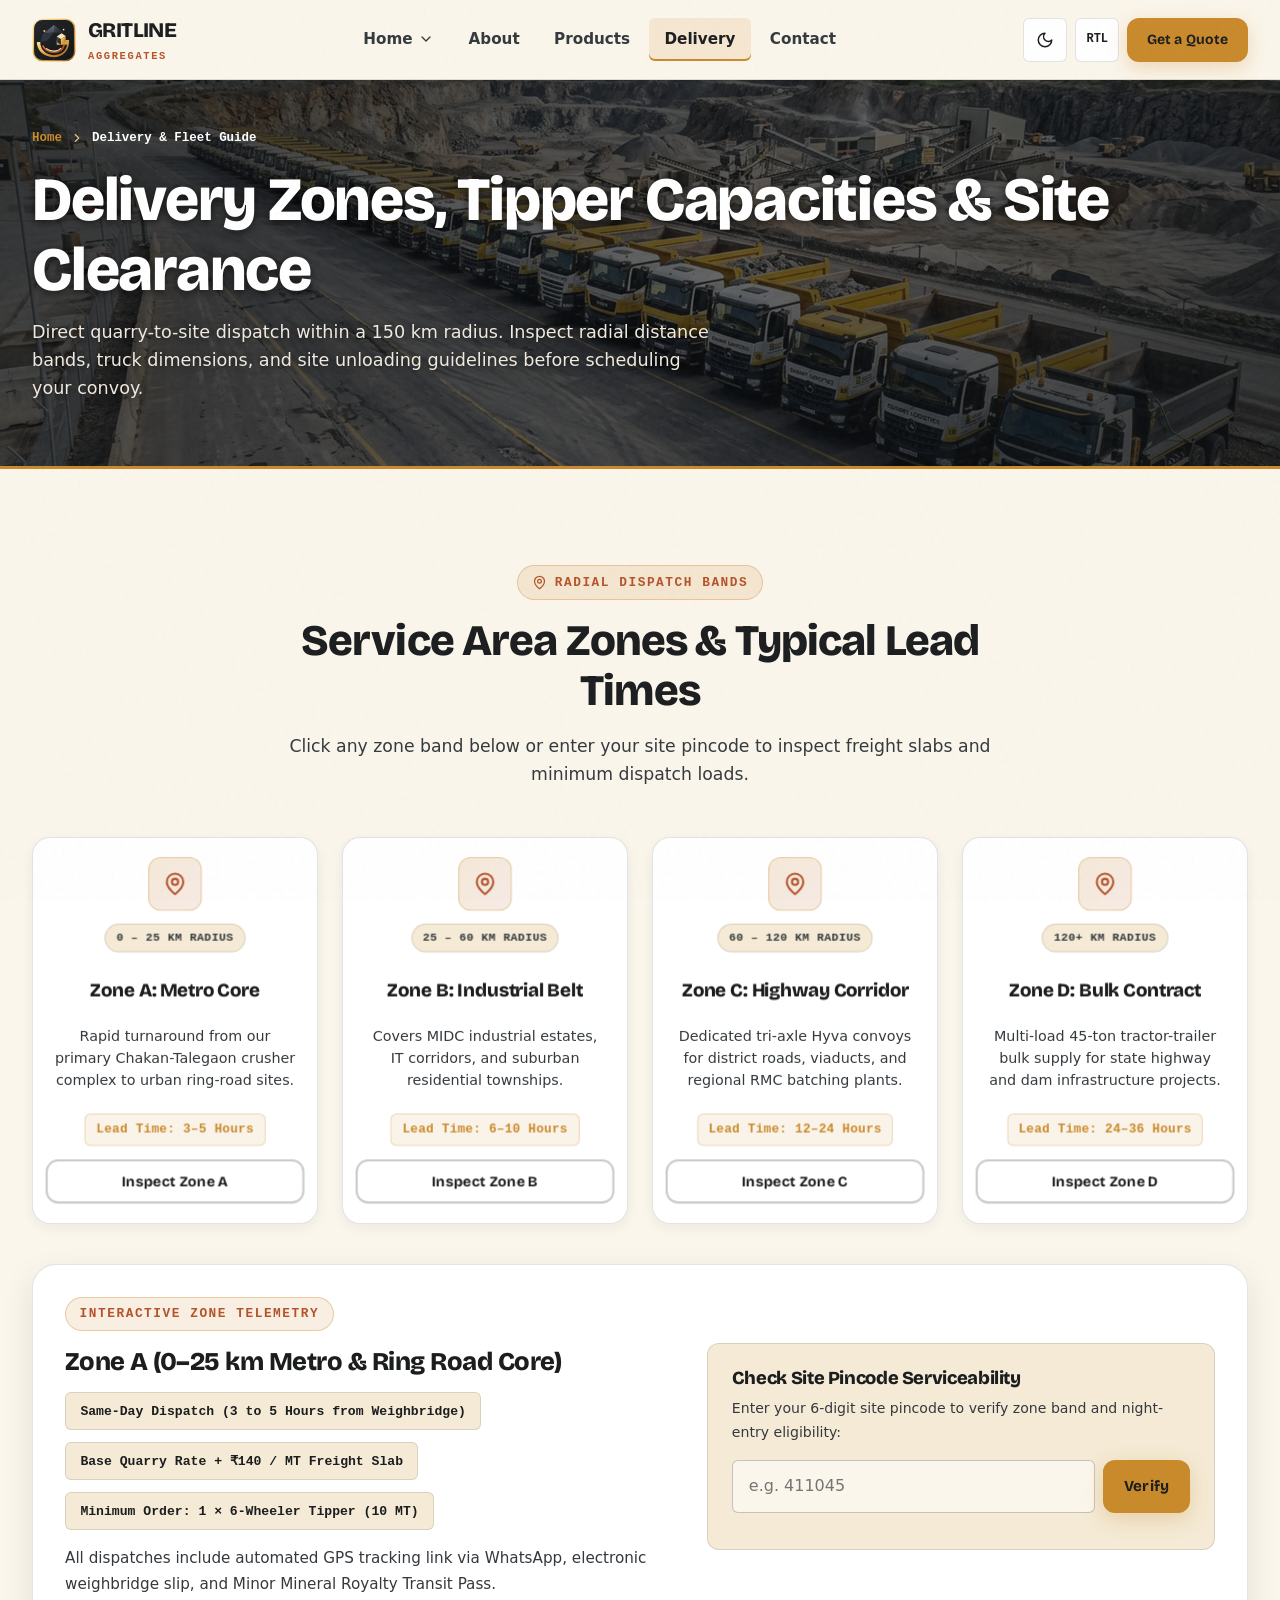
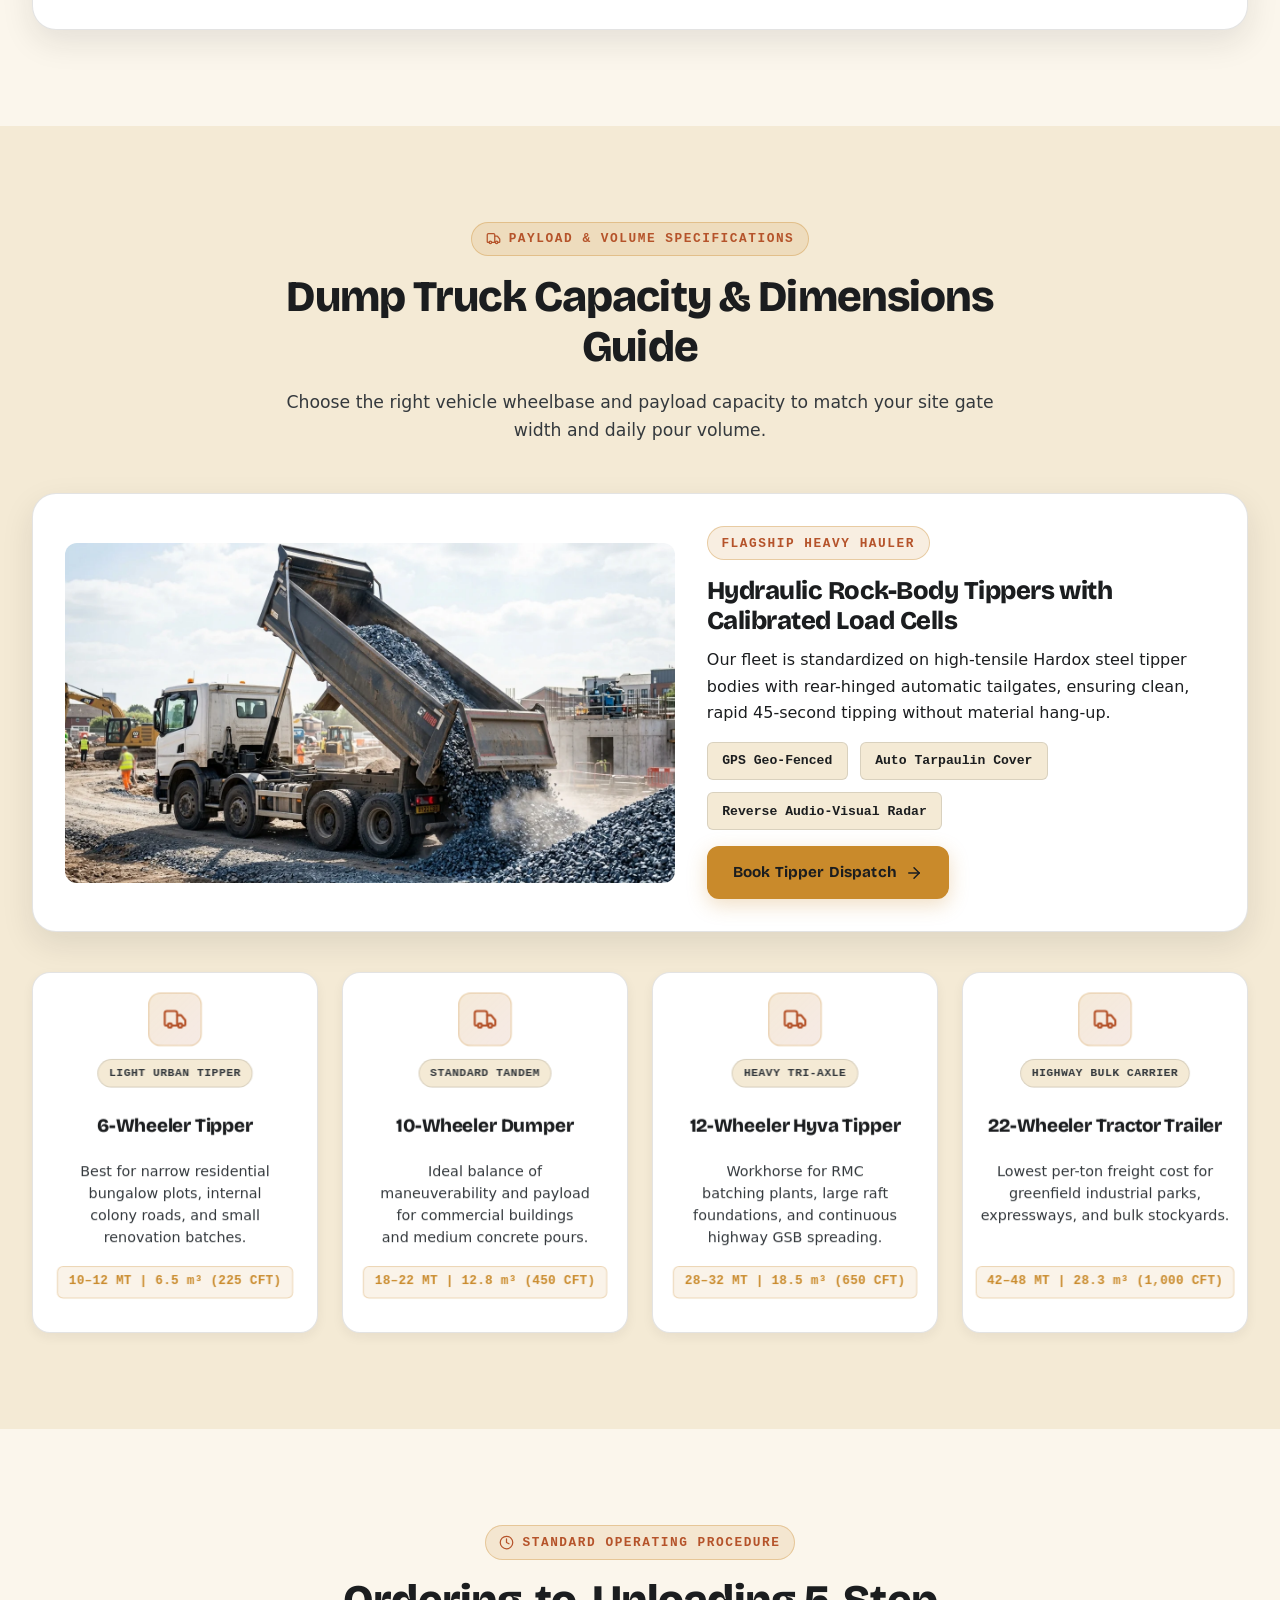
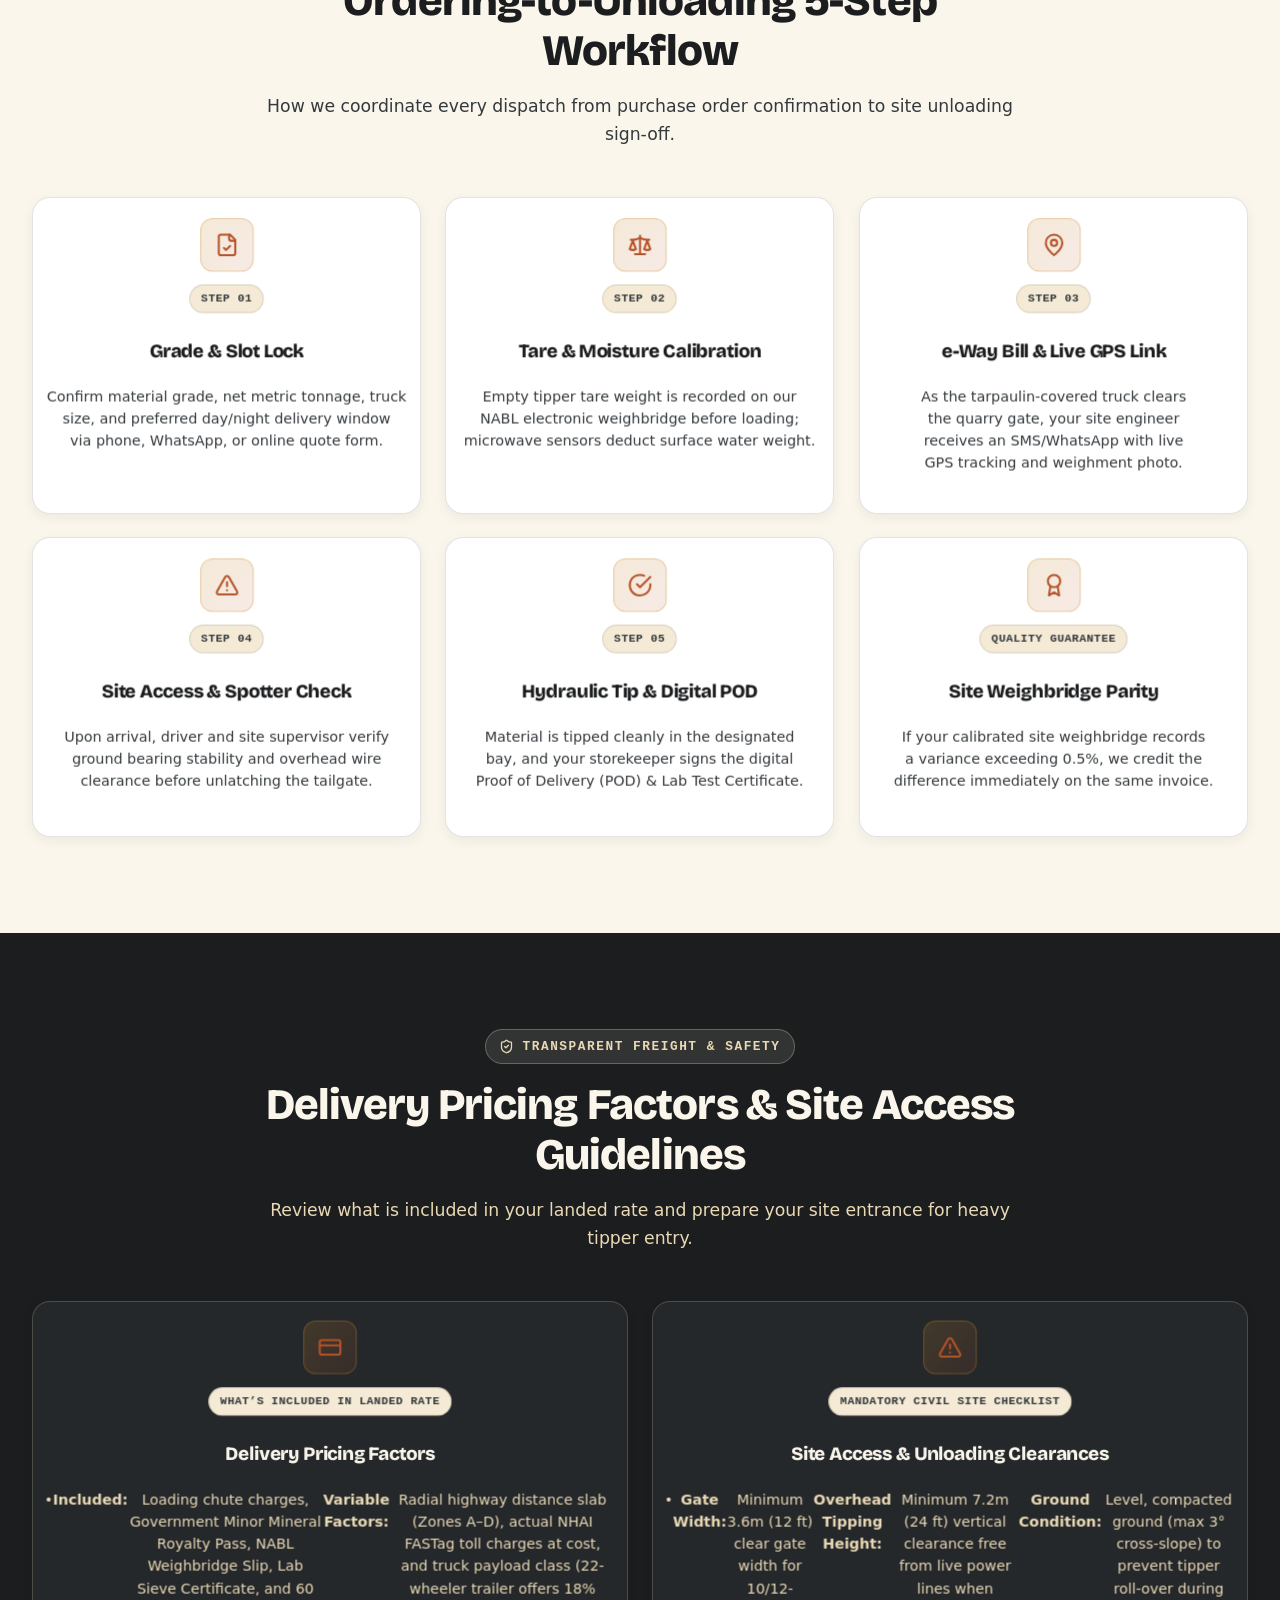
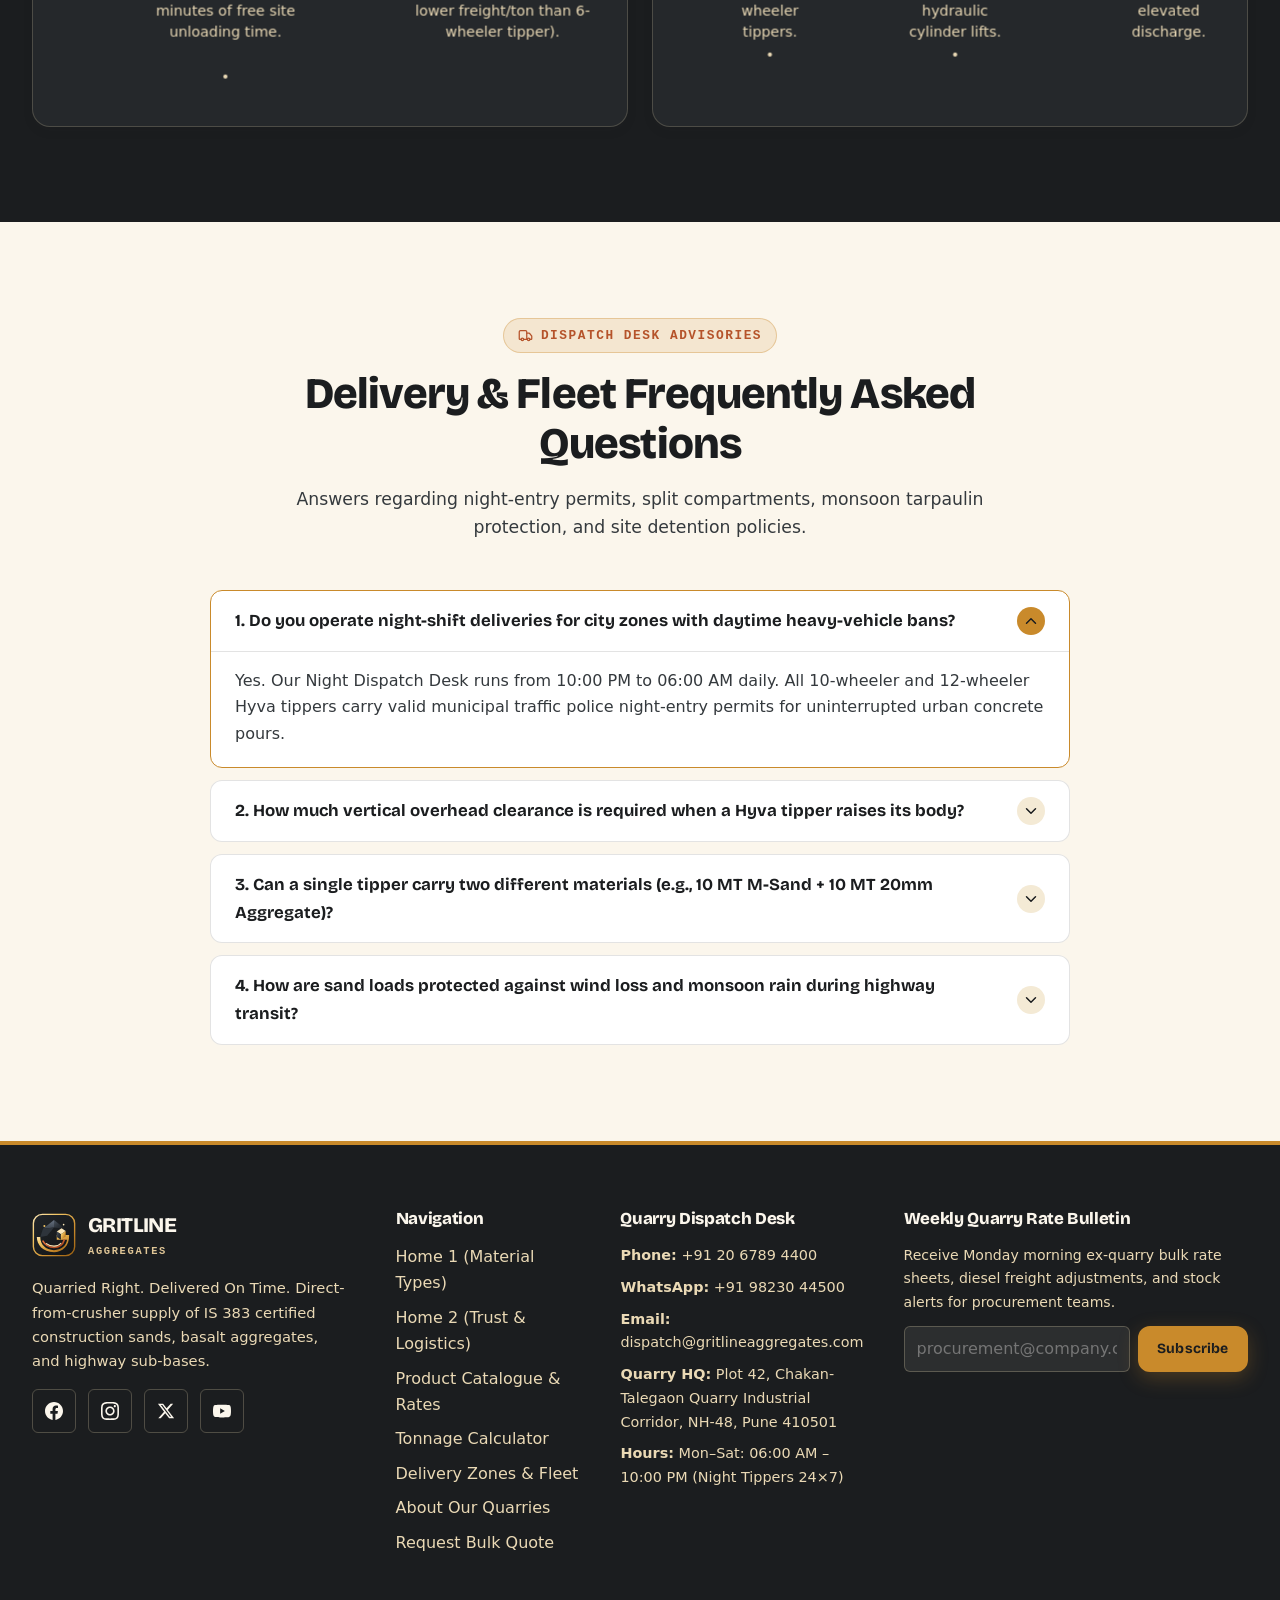
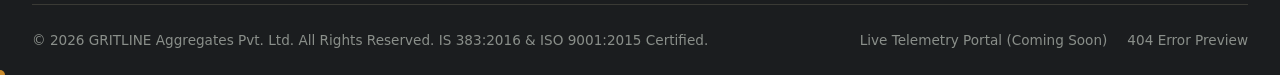
<file: pages/delivery.html>
<!DOCTYPE html>
<html lang="en" dir="ltr" data-theme="light">

<head>
  <meta charset="UTF-8">
  <meta name="viewport" content="width=device-width, initial-scale=1.0">
  <title>Bulk Tipper Delivery Zones &amp; Truck Capacities | GRITLINE</title>
  <meta name="description"
    content="Explore GRITLINE's 4 delivery distance zones, 6-wheeler to 22-wheeler tipper load capacities, site access clearances, and ordering-to-unloading process.">
  <link rel="canonical" href="https://gritlineaggregates.com/pages/delivery.html">

  <!-- Open Graph / Social Meta -->
  <meta property="og:type" content="website">
  <meta property="og:title" content="Bulk Tipper Delivery Zones &amp; Truck Capacities | GRITLINE">
  <meta property="og:description"
    content="Same-day and scheduled 24/7 bulk aggregate delivery across Zones A to D with GPS-tracked 10 MT to 45 MT tippers.">
  <meta property="og:url" content="https://gritlineaggregates.com/pages/delivery.html">
  <meta property="og:image" content="../assets/images/delivery/fleet-hyva-tipper.jpg">
  <meta name="twitter:card" content="summary_large_image">

  <!-- Fonts & Stylesheets -->
  <link rel="preconnect" href="https://fonts.googleapis.com">
  <link rel="preconnect" href="https://fonts.gstatic.com" crossorigin>
  <link
    href="https://fonts.googleapis.com/css2?family=Bricolage+Grotesque:wght@700;800&family=DM+Sans:wght@400;500;700&family=JetBrains+Mono:wght@500;700&display=swap"
    rel="stylesheet">
  <link rel="icon" type="image/svg+xml" href="../assets/images/logo/favicon.svg">
  <link rel="stylesheet" href="../assets/fonts/fonts.css">
  <link rel="stylesheet" href="../assets/css/style.css">
  <link rel="stylesheet" href="../assets/css/dark-mode.css">
  <link rel="stylesheet" href="../assets/css/rtl.css">

  <!-- JSON-LD Structured Data: FAQPage (Delivery Specific) -->
  <script type="application/ld+json">
  {
    "@context": "https://schema.org",
    "@type": "FAQPage",
    "mainEntity": [
      {
        "@type": "Question",
        "name": "Do you deliver aggregates during night hours for restricted city-center zones?",
        "acceptedAnswer": {
          "@type": "Answer",
          "text": "Yes. Our night dispatch desk operates from 10:00 PM to 06:00 AM with police no-entry permits for 10-wheeler and 12-wheeler Hyva tippers delivering to urban high-rise and metro projects."
        }
      },
      {
        "@type": "Question",
        "name": "How much overhead vertical clearance is required when a Hyva tipper raises its body?",
        "acceptedAnswer": {
          "@type": "Answer",
          "text": "A 12-wheeler tri-axle Hyva tipper requires a minimum of 7.2 metres (24 feet) of vertical overhead clearance free from electrical cables, tree branches, or scaffolding when the hydraulic dump body is fully raised."
        }
      }
    ]
  }
  </script>
</head>

<body>
  <a href="#main-content" class="skip-link">Skip to main content</a>



  <!-- SHARED HEADER -->
  <header class="site-header">
    <div id="scroll-progress" class="scroll-progress" aria-hidden="true"></div>
    <div class="container header-inner">
      <a href="index.html" class="brand-logo" aria-label="GRITLINE Aggregates Home">
        <span class="brand-logo__mark" aria-hidden="true">
          <svg class="brand-logo__svg" viewBox="0 0 64 64" fill="none" xmlns="http://www.w3.org/2000/svg">
            <defs>
              <linearGradient id="gritlineGold" x1="0%" y1="0%" x2="100%" y2="100%">
                <stop offset="0%" stop-color="#FCE7B8"/>
                <stop offset="28%" stop-color="#F3C766"/>
                <stop offset="68%" stop-color="#C98A2B"/>
                <stop offset="100%" stop-color="#965D10"/>
              </linearGradient>
              <linearGradient id="gritlineSlate" x1="0%" y1="0%" x2="100%" y2="100%">
                <stop offset="0%" stop-color="#4C5560"/>
                <stop offset="50%" stop-color="#2D333A"/>
                <stop offset="100%" stop-color="#191B1E"/>
              </linearGradient>
              <linearGradient id="gritlineLightStone" x1="0%" y1="0%" x2="0%" y2="100%">
                <stop offset="0%" stop-color="#697482"/>
                <stop offset="100%" stop-color="#3D454F"/>
              </linearGradient>
              <linearGradient id="gritlineRust" x1="0%" y1="0%" x2="100%" y2="100%">
                <stop offset="0%" stop-color="#E87642"/>
                <stop offset="100%" stop-color="#A54018"/>
              </linearGradient>
              <linearGradient id="gritlineBadgeBg" x1="0%" y1="0%" x2="100%" y2="100%">
                <stop offset="0%" stop-color="#212529"/>
                <stop offset="100%" stop-color="#121416"/>
              </linearGradient>
            </defs>
            <rect x="2" y="2" width="60" height="60" rx="13" fill="url(#gritlineBadgeBg)" stroke="url(#gritlineGold)" stroke-width="2"/>
            <polygon points="32,10 16,23 32,21" fill="url(#gritlineLightStone)"/>
            <polygon points="32,10 48,23 32,21" fill="url(#gritlineSlate)"/>
            <polygon points="16,23 12,35 22,33 32,21" fill="#2E343B"/>
            <path d="M12 35 C12 46 20 54 32 54 C43 54 50 47 51 39 H36 V32 H54 C54.5 48.5 44 57 32 57 C15.5 57 7 46 7 35 L12 35 Z" fill="url(#gritlineGold)"/>
            <path d="M16 41 C19 46.5 25 50 32 50 C39.5 50 45 46 47 39" stroke="url(#gritlineRust)" stroke-width="2.4" stroke-linecap="round" fill="none"/>
            <path d="M21 44.5 C24 47 28 48.2 32 48.2 C36 48.2 39.5 47 42 44" stroke="#FCE7B8" stroke-width="1.6" stroke-linecap="round" fill="none"/>
            <polygon points="36,27 43,22 49,26 42,31" fill="#FCE7B8"/>
            <polygon points="42,31 49,26 49,34 42,39" fill="url(#gritlineGold)"/>
            <polygon points="36,27 42,31 42,39 36,35" fill="url(#gritlineSlate)"/>
            <circle cx="18" cy="19" r="1.5" fill="#F3C766"/>
            <circle cx="46" cy="17" r="1.2" fill="#FCE7B8"/>
          </svg>
        </span>
        <span>GRITLINE <span class="brand-logo__sub">Aggregates</span></span>
      </a>

      <nav aria-label="Primary Navigation">
        <ul class="nav-menu">
          <li class="nav-item nav-item--has-dropdown">
            <a href="index.html" class="nav-link" aria-haspopup="true" aria-expanded="false">
              Home <i data-lucide="chevron-down" width="16" height="16"></i>
            </a>
            <div class="nav-dropdown" role="menu" aria-label="Home Variations">
              <a href="index.html" class="nav-dropdown__link" role="menuitem">Home 1</a>
              <a href="home-2.html" class="nav-dropdown__link" role="menuitem">Home 2</a>
            </div>
          </li>
          <li class="nav-item"><a href="about.html" class="nav-link">About</a></li>
          <li class="nav-item"><a href="products.html" class="nav-link">Products</a></li>
          <li class="nav-item"><a href="delivery.html" class="nav-link is-active">Delivery</a></li>
          <li class="nav-item"><a href="contact.html" class="nav-link">Contact</a></li>
        </ul>
      </nav>

      <div class="header-actions">
        <button type="button" class="icon-btn" data-theme-toggle aria-label="Toggle Dark or Light Mode">
          <i data-lucide="sun" width="18" height="18"></i>
        </button>
        <button type="button" class="icon-btn" data-rtl-toggle aria-label="Toggle Right-to-Left Layout">RTL</button>
        <a href="contact.html" class="btn btn--primary btn--sm btn--magnetic">
          <span>Get a Quote</span>
          <span class="quote-tray-badge" data-quote-count style="display:none;">0</span>
        </a>
        <button type="button" id="hamburger-btn" class="icon-btn hamburger-btn" aria-label="Open Menu"
          aria-expanded="false" aria-controls="mobile-drawer">
          <i data-lucide="menu" width="22" height="22"></i>
        </button>
      </div>
    </div>
  </header>

  <!-- Mobile Navigation Drawer -->
  <div id="mobile-drawer" class="mobile-drawer" aria-label="Mobile Navigation">
    <nav class="mobile-drawer__nav">
      <div class="mobile-drawer__dropdown-wrapper">
        <button type="button" class="mobile-drawer__link mobile-drawer__link--toggle" aria-expanded="false">
          <span>Home</span>
          <i data-lucide="chevron-down" width="18" height="18" class="mobile-drawer__chevron"></i>
        </button>
        <div class="mobile-drawer__subnav">
          <a href="index.html" class="mobile-drawer__sublink">
            <span>Home 1</span>
          </a>
          <a href="home-2.html" class="mobile-drawer__sublink">
            <span>Home 2</span>
          </a>
        </div>
      </div>
      <a href="about.html" class="mobile-drawer__link">
        <span>About</span>
      </a>
      <a href="products.html" class="mobile-drawer__link">
        <span>Products</span>
      </a>
      <a href="delivery.html" class="mobile-drawer__link is-active">
        <span>Delivery</span>
      </a>
      <a href="contact.html" class="mobile-drawer__link">
        <span>Contact</span>
      </a>
    </nav>
    <div class="mobile-drawer__actions">
      <div class="mobile-drawer__controls">
        <button type="button" class="icon-btn" data-theme-toggle aria-label="Toggle Dark or Light Mode">
          <i data-lucide="sun" width="18" height="18"></i>
        </button>
        <button type="button" class="icon-btn" data-rtl-toggle aria-label="Toggle Right-to-Left Layout">
          RTL
        </button>
      </div>
      <a href="contact.html" class="btn btn--primary btn--full">
        <span>Get a Quote</span>
        <span class="quote-tray-badge" data-quote-count style="display:none;">0</span>
      </a>
    </div>
  </div>

  <main id="main-content" class="page-transition-wrapper">
    <!-- ======================================================================
         PAGE BANNER
         ====================================================================== -->
    <section class="page-banner topo-bg" aria-labelledby="delivery-h1">
      <div class="page-banner__bg" aria-hidden="true">
        <picture>
          <source srcset="../assets/images/banners/banner-delivery.webp" type="image/webp">
          <img src="../assets/images/banners/banner-delivery.jpg" alt="Heavy multi-axle tipper trucks and quarry delivery logistics" width="1920" height="720" loading="eager">
        </picture>
      </div>
      <div class="page-banner__overlay" aria-hidden="true"></div>
      <div class="container page-banner__content">
        <nav class="breadcrumb" aria-label="Breadcrumb">
          <a href="index.html">Home</a>
          <i data-lucide="chevron-right" width="14" height="14"></i>
          <span aria-current="page">Delivery &amp; Fleet Guide</span>
        </nav>
        <h1 id="delivery-h1">Delivery Zones, Tipper Capacities &amp; Site Clearance</h1>
        <p>
          Direct quarry-to-site dispatch within a 150 km radius. Inspect radial distance bands, truck dimensions, and
          site unloading guidelines before scheduling your convoy.
        </p>
      </div>
    </section>

    <!-- ======================================================================
         SECTION 1: DELIVERY ZONES + INTERACTIVE ZONE SELECTOR
         ====================================================================== -->
    <section class="section" aria-labelledby="sec-zones-title">
      <div class="container">
        <div class="section-header reveal">
          <span class="eyebrow"><i data-lucide="map-pin" width="15" height="15"></i> Radial Dispatch Bands</span>
          <h2 id="sec-zones-title">Service Area Zones &amp; Typical Lead Times</h2>
          <p>Click any zone band below or enter your site pincode to inspect freight slabs and minimum dispatch loads.
          </p>
        </div>

        <!-- 4 Service-Area Distance Cards -->
        <div class="grid-4" style="margin-bottom: 2.5rem;">
          <article class="card card--truck card--settle">
            <div class="card__icon"><i data-lucide="map-pin"></i></div>
            <span class="card__badge">0 – 25 km Radius</span>
            <h3 class="card__title">Zone A: Metro Core</h3>
            <p class="card__text">Rapid turnaround from our primary Chakan-Talegaon crusher complex to urban ring-road
              sites.</p>
            <div class="card__meta"><span class="mono-spec">Lead Time: 3–5 Hours</span></div>
            <div class="card__actions">
              <button type="button" class="btn btn--ghost btn--sm is-active" data-zone-select="zone-a">Inspect Zone
                A</button>
            </div>
          </article>

          <article class="card card--truck card--settle">
            <div class="card__icon"><i data-lucide="map-pin"></i></div>
            <span class="card__badge">25 – 60 km Radius</span>
            <h3 class="card__title">Zone B: Industrial Belt</h3>
            <p class="card__text">Covers MIDC industrial estates, IT corridors, and suburban residential townships.</p>
            <div class="card__meta"><span class="mono-spec">Lead Time: 6–10 Hours</span></div>
            <div class="card__actions">
              <button type="button" class="btn btn--ghost btn--sm" data-zone-select="zone-b">Inspect Zone B</button>
            </div>
          </article>

          <article class="card card--truck card--settle">
            <div class="card__icon"><i data-lucide="map-pin"></i></div>
            <span class="card__badge">60 – 120 km Radius</span>
            <h3 class="card__title">Zone C: Highway Corridor</h3>
            <p class="card__text">Dedicated tri-axle Hyva convoys for district roads, viaducts, and regional RMC
              batching plants.</p>
            <div class="card__meta"><span class="mono-spec">Lead Time: 12–24 Hours</span></div>
            <div class="card__actions">
              <button type="button" class="btn btn--ghost btn--sm" data-zone-select="zone-c">Inspect Zone C</button>
            </div>
          </article>

          <article class="card card--truck card--settle">
            <div class="card__icon"><i data-lucide="map-pin"></i></div>
            <span class="card__badge">120+ km Radius</span>
            <h3 class="card__title">Zone D: Bulk Contract</h3>
            <p class="card__text">Multi-load 45-ton tractor-trailer bulk supply for state highway and dam infrastructure
              projects.</p>
            <div class="card__meta"><span class="mono-spec">Lead Time: 24–36 Hours</span></div>
            <div class="card__actions">
              <button type="button" class="btn btn--ghost btn--sm" data-zone-select="zone-d">Inspect Zone D</button>
            </div>
          </article>
        </div>

        <!-- Interactive Zone Selector Output & Pincode Checker -->
        <div class="usecase-box reveal">
          <div>
            <span class="eyebrow">Interactive Zone Telemetry</span>
            <h3 id="zone-detail-title">Zone A (0–25 km Metro &amp; Ring Road Core)</h3>
            <div class="spec-pill-list">
              <span id="zone-detail-lead" class="spec-pill">Same-Day Dispatch (3 to 5 Hours from Weighbridge)</span>
              <span id="zone-detail-rate" class="spec-pill">Base Quarry Rate + ₹140 / MT Freight Slab</span>
              <span id="zone-detail-min" class="spec-pill">Minimum Order: 1 × 6-Wheeler Tipper (10 MT)</span>
            </div>
            <p style="font-size: 0.95rem; color: var(--text-secondary);">
              All dispatches include automated GPS tracking link via WhatsApp, electronic weighbridge slip, and Minor
              Mineral Royalty Transit Pass.
            </p>
          </div>

          <div
            style="background: var(--bg-secondary); padding: 1.5rem; border-radius: var(--radius-md); border: 1px solid var(--border-subtle);">
            <h4 style="margin-bottom: 0.5rem;">Check Site Pincode Serviceability</h4>
            <p style="font-size: 0.88rem; color: var(--text-secondary); margin-bottom: 1rem;">Enter your 6-digit site
              pincode to verify zone band and night-entry eligibility:</p>
            <form id="pincode-check-form" style="display:flex; gap: 0.5rem;">
              <label for="delivery-pincode-input" class="visually-hidden">6-Digit Delivery Pincode</label>
              <input type="text" id="delivery-pincode-input" class="form-control" placeholder="e.g. 411045"
                maxlength="6" required>
              <button type="submit" class="btn btn--primary">Verify</button>
            </form>
            <p id="pincode-check-result" class="mono-spec" style="margin-top: 0.75rem;" aria-live="polite"></p>
          </div>
        </div>
      </div>
    </section>

    <!-- ======================================================================
         SECTION 2: TRUCK CAPACITY GUIDE (6-Wheeler, 10-Wheeler, Tipper, Trailer)
         ====================================================================== -->
    <section class="section section--alt" aria-labelledby="sec-trucks-title">
      <div class="container">
        <div class="section-header reveal">
          <span class="eyebrow"><i data-lucide="truck" width="15" height="15"></i> Payload &amp; Volume
            Specifications</span>
          <h2 id="sec-trucks-title">Dump Truck Capacity &amp; Dimensions Guide</h2>
          <p>Choose the right vehicle wheelbase and payload capacity to match your site gate width and daily pour
            volume.</p>
        </div>

        <!-- Featured Real Photograph of 12-Wheeler Hyva Tipper Unloading -->
        <div class="usecase-box reveal" style="margin-bottom: 2.5rem;">
          <div style="border-radius: var(--radius-md); overflow:hidden;">
            <picture>
              <source srcset="../assets/images/delivery/fleet-hyva-tipper.webp" type="image/webp">
              <img src="../assets/images/delivery/fleet-hyva-tipper.jpg"
                alt="12-wheeler tri-axle hydraulic Hyva tipper truck raising its dump body to unload crushed granite aggregate at a construction site"
                width="1376" height="768" loading="lazy">
            </picture>
          </div>
          <div>
            <span class="eyebrow">Flagship Heavy Hauler</span>
            <h3>Hydraulic Rock-Body Tippers with Calibrated Load Cells</h3>
            <p style="margin-top: 0.75rem;">
              Our fleet is standardized on high-tensile Hardox steel tipper bodies with rear-hinged automatic tailgates,
              ensuring clean, rapid 45-second tipping without material hang-up.
            </p>
            <div class="spec-pill-list">
              <span class="spec-pill">GPS Geo-Fenced</span>
              <span class="spec-pill">Auto Tarpaulin Cover</span>
              <span class="spec-pill">Reverse Audio-Visual Radar</span>
            </div>
            <a href="contact.html" class="btn btn--primary">Book Tipper Dispatch <i data-lucide="arrow-right"></i></a>
          </div>
        </div>

        <div class="grid-4">
          <article class="card card--truck card--settle">
            <div class="card__icon"><i data-lucide="truck"></i></div>
            <span class="card__badge">Light Urban Tipper</span>
            <h3 class="card__title">6-Wheeler Tipper</h3>
            <p class="card__text">Best for narrow residential bungalow plots, internal colony roads, and small
              renovation batches.</p>
            <div class="card__meta">
              <span class="mono-spec">10–12 MT | 6.5 m³ (225 CFT)</span>
            </div>
          </article>

          <article class="card card--truck card--settle">
            <div class="card__icon"><i data-lucide="truck"></i></div>
            <span class="card__badge">Standard Tandem</span>
            <h3 class="card__title">10-Wheeler Dumper</h3>
            <p class="card__text">Ideal balance of maneuverability and payload for commercial buildings and medium
              concrete pours.</p>
            <div class="card__meta">
              <span class="mono-spec">18–22 MT | 12.8 m³ (450 CFT)</span>
            </div>
          </article>

          <article class="card card--truck card--settle">
            <div class="card__icon"><i data-lucide="truck"></i></div>
            <span class="card__badge">Heavy Tri-Axle</span>
            <h3 class="card__title">12-Wheeler Hyva Tipper</h3>
            <p class="card__text">Workhorse for RMC batching plants, large raft foundations, and continuous highway GSB
              spreading.</p>
            <div class="card__meta">
              <span class="mono-spec">28–32 MT | 18.5 m³ (650 CFT)</span>
            </div>
          </article>

          <article class="card card--truck card--settle">
            <div class="card__icon"><i data-lucide="truck"></i></div>
            <span class="card__badge">Highway Bulk Carrier</span>
            <h3 class="card__title">22-Wheeler Tractor Trailer</h3>
            <p class="card__text">Lowest per-ton freight cost for greenfield industrial parks, expressways, and bulk
              stockyards.</p>
            <div class="card__meta">
              <span class="mono-spec">42–48 MT | 28.3 m³ (1,000 CFT)</span>
            </div>
          </article>
        </div>
      </div>
    </section>

    <!-- ======================================================================
         SECTION 3: ORDERING-TO-UNLOADING STEP FLOW (5 Steps)
         ====================================================================== -->
    <section class="section" aria-labelledby="sec-flow-title">
      <div class="container">
        <div class="section-header reveal">
          <span class="eyebrow"><i data-lucide="clock" width="15" height="15"></i> Standard Operating Procedure</span>
          <h2 id="sec-flow-title">Ordering-to-Unloading 5-Step Workflow</h2>
          <p>How we coordinate every dispatch from purchase order confirmation to site unloading sign-off.</p>
        </div>

        <div class="grid-3">
          <article class="card card--settle">
            <div class="card__icon"><i data-lucide="file-check"></i></div>
            <span class="card__badge">Step 01</span>
            <h3 class="card__title">Grade &amp; Slot Lock</h3>
            <p class="card__text">Confirm material grade, net metric tonnage, truck size, and preferred day/night
              delivery window via phone, WhatsApp, or online quote form.</p>
          </article>

          <article class="card card--settle">
            <div class="card__icon"><i data-lucide="scale"></i></div>
            <span class="card__badge">Step 02</span>
            <h3 class="card__title">Tare &amp; Moisture Calibration</h3>
            <p class="card__text">Empty tipper tare weight is recorded on our NABL electronic weighbridge before
              loading; microwave sensors deduct surface water weight.</p>
          </article>

          <article class="card card--settle">
            <div class="card__icon"><i data-lucide="map-pin"></i></div>
            <span class="card__badge">Step 03</span>
            <h3 class="card__title">e-Way Bill &amp; Live GPS Link</h3>
            <p class="card__text">As the tarpaulin-covered truck clears the quarry gate, your site engineer receives an
              SMS/WhatsApp with live GPS tracking and weighment photo.</p>
          </article>

          <article class="card card--settle">
            <div class="card__icon"><i data-lucide="alert-triangle"></i></div>
            <span class="card__badge">Step 04</span>
            <h3 class="card__title">Site Access &amp; Spotter Check</h3>
            <p class="card__text">Upon arrival, driver and site supervisor verify ground bearing stability and overhead
              wire clearance before unlatching the tailgate.</p>
          </article>

          <article class="card card--settle">
            <div class="card__icon"><i data-lucide="check-circle"></i></div>
            <span class="card__badge">Step 05</span>
            <h3 class="card__title">Hydraulic Tip &amp; Digital POD</h3>
            <p class="card__text">Material is tipped cleanly in the designated bay, and your storekeeper signs the
              digital Proof of Delivery (POD) &amp; Lab Test Certificate.</p>
          </article>

          <article class="card card--settle">
            <div class="card__icon"><i data-lucide="award"></i></div>
            <span class="card__badge">Quality Guarantee</span>
            <h3 class="card__title">Site Weighbridge Parity</h3>
            <p class="card__text">If your calibrated site weighbridge records a variance exceeding 0.5%, we credit the
              difference immediately on the same invoice.</p>
          </article>
        </div>
      </div>
    </section>

    <!-- ======================================================================
         SECTION 4: DELIVERY PRICING FACTORS & SITE ACCESS GUIDELINES
         ====================================================================== -->
    <section class="section section--dark" aria-labelledby="sec-access-title">
      <div class="container">
        <div class="section-header reveal">
          <span class="eyebrow eyebrow--light"><i data-lucide="shield-check" width="15" height="15"></i> Transparent
            Freight &amp; Safety</span>
          <h2 id="sec-access-title">Delivery Pricing Factors &amp; Site Access Guidelines</h2>
          <p>Review what is included in your landed rate and prepare your site entrance for heavy tipper entry.</p>
        </div>

        <div class="grid-2">
          <!-- Pricing Factors Card -->
          <article class="card card--settle" style="background: var(--slate-800); border-color: rgba(234,217,181,0.2);">
            <div class="card__icon"><i data-lucide="credit-card"></i></div>
            <span class="card__badge">What’s Included in Landed Rate</span>
            <h3 class="card__title" style="color: var(--sand-50);">Delivery Pricing Factors</h3>
            <p class="card__text" style="color: var(--sand-200);">
              • <strong>Included:</strong> Loading chute charges, Government Minor Mineral Royalty Pass, NABL
              Weighbridge Slip, Lab Sieve Certificate, and 60 minutes of free site unloading time.<br><br>
              • <strong>Variable Factors:</strong> Radial highway distance slab (Zones A–D), actual NHAI FASTag toll
              charges at cost, and truck payload class (22-wheeler trailer offers 18% lower freight/ton than 6-wheeler
              tipper).
            </p>
          </article>

          <!-- Site Access Guidelines Card -->
          <article class="card card--settle" style="background: var(--slate-800); border-color: rgba(234,217,181,0.2);">
            <div class="card__icon"><i data-lucide="alert-triangle"></i></div>
            <span class="card__badge">Mandatory Civil Site Checklist</span>
            <h3 class="card__title" style="color: var(--sand-50);">Site Access &amp; Unloading Clearances</h3>
            <p class="card__text" style="color: var(--sand-200);">
              • <strong>Gate Width:</strong> Minimum 3.6m (12 ft) clear gate width for 10/12-wheeler tippers.<br>
              • <strong>Overhead Tipping Height:</strong> Minimum 7.2m (24 ft) vertical clearance free from live power
              lines when hydraulic cylinder lifts.<br>
              • <strong>Ground Condition:</strong> Level, compacted ground (max 3° cross-slope) to prevent tipper
              roll-over during elevated discharge.
            </p>
          </article>
        </div>
      </div>
    </section>

    <!-- ======================================================================
         SECTION 5: DELIVERY FAQ (Delivery-Specific Questions Only)
         ====================================================================== -->
    <section class="section" aria-labelledby="sec-deliv-faq">
      <div class="container">
        <div class="section-header reveal">
          <span class="eyebrow"><i data-lucide="truck" width="15" height="15"></i> Dispatch Desk Advisories</span>
          <h2 id="sec-deliv-faq">Delivery &amp; Fleet Frequently Asked Questions</h2>
          <p>Answers regarding night-entry permits, split compartments, monsoon tarpaulin protection, and site detention
            policies.</p>
        </div>

        <div class="accordion">
          <div class="accordion-item is-open">
            <button type="button" class="accordion-trigger" aria-expanded="true" aria-controls="dfaq-1">
              <span>1. Do you operate night-shift deliveries for city zones with daytime heavy-vehicle bans?</span>
              <span class="accordion-icon"><i data-lucide="chevron-down" width="18" height="18"></i></span>
            </button>
            <div id="dfaq-1" class="accordion-content">
              <p>Yes. Our Night Dispatch Desk runs from 10:00 PM to 06:00 AM daily. All 10-wheeler and 12-wheeler Hyva
                tippers carry valid municipal traffic police night-entry permits for uninterrupted urban concrete pours.
              </p>
            </div>
          </div>

          <div class="accordion-item">
            <button type="button" class="accordion-trigger" aria-expanded="false" aria-controls="dfaq-2">
              <span>2. How much vertical overhead clearance is required when a Hyva tipper raises its body?</span>
              <span class="accordion-icon"><i data-lucide="chevron-down" width="18" height="18"></i></span>
            </button>
            <div id="dfaq-2" class="accordion-content">
              <p>A 12-wheeler tri-axle Hyva tipper requires a minimum of 7.2 metres (24 feet) of clear vertical height
                when its hydraulic cylinder is fully extended. If unloading inside a covered shed or basement podium,
                request our 6-wheeler low-clearance tippers (4.6m lift height).</p>
            </div>
          </div>

          <div class="accordion-item">
            <button type="button" class="accordion-trigger" aria-expanded="false" aria-controls="dfaq-3">
              <span>3. Can a single tipper carry two different materials (e.g., 10 MT M-Sand + 10 MT 20mm
                Aggregate)?</span>
              <span class="accordion-icon"><i data-lucide="chevron-down" width="18" height="18"></i></span>
            </button>
            <div id="dfaq-3" class="accordion-content">
              <p>To prevent cross-contamination of IS 383 grading curves and ensure accurate weighbridge tare
                calibration, we do not mix two loose materials inside one open dump body. For smaller split quantities,
                we dispatch two 6-wheeler light tippers (10 MT each).</p>
            </div>
          </div>

          <div class="accordion-item">
            <button type="button" class="accordion-trigger" aria-expanded="false" aria-controls="dfaq-4">
              <span>4. How are sand loads protected against wind loss and monsoon rain during highway transit?</span>
              <span class="accordion-icon"><i data-lucide="chevron-down" width="18" height="18"></i></span>
            </button>
            <div id="dfaq-4" class="accordion-content">
              <p>Every tipper is equipped with an automated roll-over heavy-duty PVC tarpaulin cover that seals the top
                of the dump body immediately after weighbridge inspection, preventing wind-blown fines loss or rainwater
                absorption on the highway.</p>
            </div>
          </div>
        </div>
      </div>
    </section>
  </main>

  <!-- SHARED FOOTER -->
  <footer class="site-footer">
    <div class="container">
      <div class="footer-grid">
        <div>
          <a href="index.html" class="brand-logo" style="color: var(--sand-50); margin-bottom: 1rem;">
            <span class="brand-logo__mark" aria-hidden="true">
          <svg class="brand-logo__svg" viewBox="0 0 64 64" fill="none" xmlns="http://www.w3.org/2000/svg">
            <defs>
              <linearGradient id="ftGritlineGold" x1="0%" y1="0%" x2="100%" y2="100%">
                <stop offset="0%" stop-color="#FCE7B8"/>
                <stop offset="28%" stop-color="#F3C766"/>
                <stop offset="68%" stop-color="#C98A2B"/>
                <stop offset="100%" stop-color="#965D10"/>
              </linearGradient>
              <linearGradient id="ftGritlineSlate" x1="0%" y1="0%" x2="100%" y2="100%">
                <stop offset="0%" stop-color="#4C5560"/>
                <stop offset="50%" stop-color="#2D333A"/>
                <stop offset="100%" stop-color="#191B1E"/>
              </linearGradient>
              <linearGradient id="ftGritlineLightStone" x1="0%" y1="0%" x2="0%" y2="100%">
                <stop offset="0%" stop-color="#697482"/>
                <stop offset="100%" stop-color="#3D454F"/>
              </linearGradient>
              <linearGradient id="ftGritlineRust" x1="0%" y1="0%" x2="100%" y2="100%">
                <stop offset="0%" stop-color="#E87642"/>
                <stop offset="100%" stop-color="#A54018"/>
              </linearGradient>
              <linearGradient id="ftGritlineBadgeBg" x1="0%" y1="0%" x2="100%" y2="100%">
                <stop offset="0%" stop-color="#212529"/>
                <stop offset="100%" stop-color="#121416"/>
              </linearGradient>
            </defs>
            <rect x="2" y="2" width="60" height="60" rx="13" fill="url(#ftGritlineBadgeBg)" stroke="url(#ftGritlineGold)" stroke-width="2"/>
            <polygon points="32,10 16,23 32,21" fill="url(#ftGritlineLightStone)"/>
            <polygon points="32,10 48,23 32,21" fill="url(#ftGritlineSlate)"/>
            <polygon points="16,23 12,35 22,33 32,21" fill="#2E343B"/>
            <path d="M12 35 C12 46 20 54 32 54 C43 54 50 47 51 39 H36 V32 H54 C54.5 48.5 44 57 32 57 C15.5 57 7 46 7 35 L12 35 Z" fill="url(#ftGritlineGold)"/>
            <path d="M16 41 C19 46.5 25 50 32 50 C39.5 50 45 46 47 39" stroke="url(#ftGritlineRust)" stroke-width="2.4" stroke-linecap="round" fill="none"/>
            <path d="M21 44.5 C24 47 28 48.2 32 48.2 C36 48.2 39.5 47 42 44" stroke="#FCE7B8" stroke-width="1.6" stroke-linecap="round" fill="none"/>
            <polygon points="36,27 43,22 49,26 42,31" fill="#FCE7B8"/>
            <polygon points="42,31 49,26 49,34 42,39" fill="url(#ftGritlineGold)"/>
            <polygon points="36,27 42,31 42,39 36,35" fill="url(#ftGritlineSlate)"/>
            <circle cx="18" cy="19" r="1.5" fill="#F3C766"/>
            <circle cx="46" cy="17" r="1.2" fill="#FCE7B8"/>
          </svg>
        </span>
            <span>GRITLINE <span class="brand-logo__sub">Aggregates</span></span>
          </a>
          <p style="font-size: 0.92rem; color: var(--sand-200); max-width: 34ch;">
            Quarried Right. Delivered On Time. Direct-from-crusher supply of IS 383 certified construction sands, basalt
            aggregates, and highway sub-bases.
          </p>
          <div class="social-links" aria-label="Social Media Links">
            <a href="https://facebook.com" class="social-link" target="_blank" rel="noopener noreferrer"
              aria-label="GRITLINE on Facebook">
              <svg xmlns="http://www.w3.org/2000/svg" width="18" height="18" viewBox="0 0 24 24" fill="currentColor" aria-hidden="true">
                <path d="M24 12.073c0-6.627-5.373-12-12-12s-12 5.373-12 12c0 5.99 4.388 10.954 10.125 11.854v-8.385H7.078v-3.47h3.047V9.43c0-3.007 1.792-4.669 4.533-4.669 1.312 0 2.686.235 2.686.235v2.953H15.83c-1.491 0-1.956.925-1.956 1.874v2.25h3.328l-.532 3.47h-2.796v8.385C19.612 23.027 24 18.062 24 12.073z"/>
              </svg>
            </a>
            <a href="https://instagram.com" class="social-link" target="_blank" rel="noopener noreferrer"
              aria-label="GRITLINE on Instagram">
              <svg xmlns="http://www.w3.org/2000/svg" width="18" height="18" viewBox="0 0 24 24" fill="currentColor" aria-hidden="true">
                <path d="M12 2.163c3.204 0 3.584.012 4.85.07 3.252.148 4.771 1.691 4.919 4.919.058 1.265.069 1.645.069 4.849 0 3.205-.012 3.584-.069 4.849-.149 3.225-1.664 4.771-4.919 4.919-1.266.058-1.644.07-4.85.07-3.204 0-3.584-.012-4.849-.07-3.26-.149-4.771-1.699-4.919-4.92-.058-1.265-.07-1.644-.07-4.849 0-3.204.013-3.583.07-4.849.149-3.227 1.664-4.771 4.919-4.919 1.266-.057 1.645-.069 4.849-.069zm0-2.163c-3.259 0-3.667.014-4.947.072-4.358.2-6.78 2.618-6.98 6.98-.059 1.281-.073 1.689-.073 4.948 0 3.259.014 3.668.072 4.948.2 4.358 2.618 6.78 6.98 6.98 1.281.058 1.689.072 4.948.072 3.259 0 3.668-.014 4.948-.072 4.354-.2 6.782-2.618 6.979-6.98.059-1.28.073-1.689.073-4.948 0-3.259-.014-3.667-.072-4.947-.196-4.354-2.617-6.78-6.979-6.98-1.281-.059-1.69-.073-4.949-.073zm0 5.838c-3.403 0-6.162 2.759-6.162 6.162s2.759 6.163 6.162 6.163 6.162-2.759 6.162-6.163c0-3.403-2.759-6.162-6.162-6.162zm0 10.162c-2.209 0-4-1.79-4-4 0-2.209 1.791-4 4-4s4 1.791 4 4c0 2.21-1.791 4-4 4zm6.406-11.845c-.796 0-1.441.645-1.441 1.44s.645 1.44 1.441 1.44c.795 0 1.439-.645 1.439-1.44s-.644-1.44-1.439-1.44z"/>
              </svg>
            </a>
            <a href="https://x.com" class="social-link" target="_blank" rel="noopener noreferrer"
              aria-label="GRITLINE on X">
              <svg xmlns="http://www.w3.org/2000/svg" width="18" height="18" viewBox="0 0 24 24" fill="currentColor" aria-hidden="true">
                <path d="M18.244 2.25h3.308l-7.227 8.26 8.502 11.24H16.17l-5.214-6.817L4.99 21.75H1.68l7.73-8.835L1.254 2.25H8.08l4.713 6.231zm-1.161 17.52h1.833L7.084 4.126H5.117z"/>
              </svg>
            </a>
            <a href="https://youtube.com" class="social-link" target="_blank" rel="noopener noreferrer"
              aria-label="GRITLINE on YouTube">
              <svg xmlns="http://www.w3.org/2000/svg" width="18" height="18" viewBox="0 0 24 24" fill="currentColor" aria-hidden="true">
                <path d="M23.498 6.186a3.016 3.016 0 0 0-2.122-2.136C19.505 3.5 12 3.5 12 3.5s-7.505 0-9.377.55a3.016 3.016 0 0 0-2.122 2.136C0 8.07 0 12 0 12s0 3.93.502 5.814a3.016 3.016 0 0 0 2.122 2.136c1.871.55 9.376.55 9.376.55s7.505 0 9.377-.55a3.015 3.015 0 0 0 2.122-2.136C24 15.93 24 12 24 12s0-3.93-.502-5.814zM9.545 15.568V8.432L15.818 12l-6.273 3.568z"/>
              </svg>
            </a>
          </div>
        </div>

        <div>
          <h3 class="footer-title">Navigation</h3>
          <ul class="footer-links">
            <li><a href="index.html">Home 1 (Material Types)</a></li>
            <li><a href="home-2.html">Home 2 (Trust &amp; Logistics)</a></li>
            <li><a href="products.html">Product Catalogue &amp; Rates</a></li>
            <li><a href="products.html#calculator">Tonnage Calculator</a></li>
            <li><a href="delivery.html">Delivery Zones &amp; Fleet</a></li>
            <li><a href="about.html">About Our Quarries</a></li>
            <li><a href="contact.html">Request Bulk Quote</a></li>
          </ul>
        </div>

        <div>
          <h3 class="footer-title">Quarry Dispatch Desk</h3>
          <ul class="footer-links" style="font-size: 0.9rem;">
            <li><strong>Phone:</strong> <a href="tel:+912067894400">+91 20 6789 4400</a></li>
            <li><strong>WhatsApp:</strong> <a href="https://wa.me/919823044500">+91 98230 44500</a></li>
            <li><strong>Email:</strong> <a
                href="mailto:dispatch@gritlineaggregates.com">dispatch@gritlineaggregates.com</a></li>
            <li><strong>Quarry HQ:</strong> Plot 42, Chakan-Talegaon Quarry Industrial Corridor, NH-48, Pune 410501</li>
            <li><strong>Hours:</strong> Mon–Sat: 06:00 AM – 10:00 PM (Night Tippers 24×7)</li>
          </ul>
        </div>

        <div>
          <h3 class="footer-title">Weekly Quarry Rate Bulletin</h3>
          <p style="font-size: 0.88rem; color: var(--sand-200);">
            Receive Monday morning ex-quarry bulk rate sheets, diesel freight adjustments, and stock alerts for
            procurement teams.
          </p>
          <form class="newsletter-form" action="https://app.convertkit.com/forms/YOUR_FORM_ID/subscriptions"
            method="post" data-newsletter-form>
            <label for="footer-email" class="visually-hidden">Work Email Address</label>
            <input type="email" id="footer-email" name="email_address" placeholder="procurement@company.com" required>
            <button type="submit" class="btn btn--primary btn--sm">Subscribe</button>
          </form>
          <p data-newsletter-msg style="font-size: 0.78rem; margin-top: 0.5rem;" aria-live="polite"></p>
        </div>
      </div>

      <div class="footer-bottom">
        <p>&copy; 2026 GRITLINE Aggregates Pvt. Ltd. All Rights Reserved. IS 383:2016 &amp; ISO 9001:2015 Certified.</p>
        <div style="display:flex; gap: 1.25rem;">
          <a href="coming-soon.html">Live Telemetry Portal (Coming Soon)</a>
          <a href="404.html">404 Error Preview</a>
        </div>
      </div>
    </div>
  </footer>

  <!-- Scroll to Top Floating Button -->
  <button type="button" id="scroll-top-btn" class="scroll-top-btn" aria-label="Scroll to top">
    <svg xmlns="http://www.w3.org/2000/svg" width="22" height="22" viewBox="0 0 24 24" fill="none" stroke="currentColor" stroke-width="2.5" stroke-linecap="round" stroke-linejoin="round" aria-hidden="true"><path d="m18 15-6-6-6 6"/></svg>
  </button>

  <script type="module" src="../assets/js/main.js"></script>
</body>

</html>
</file>
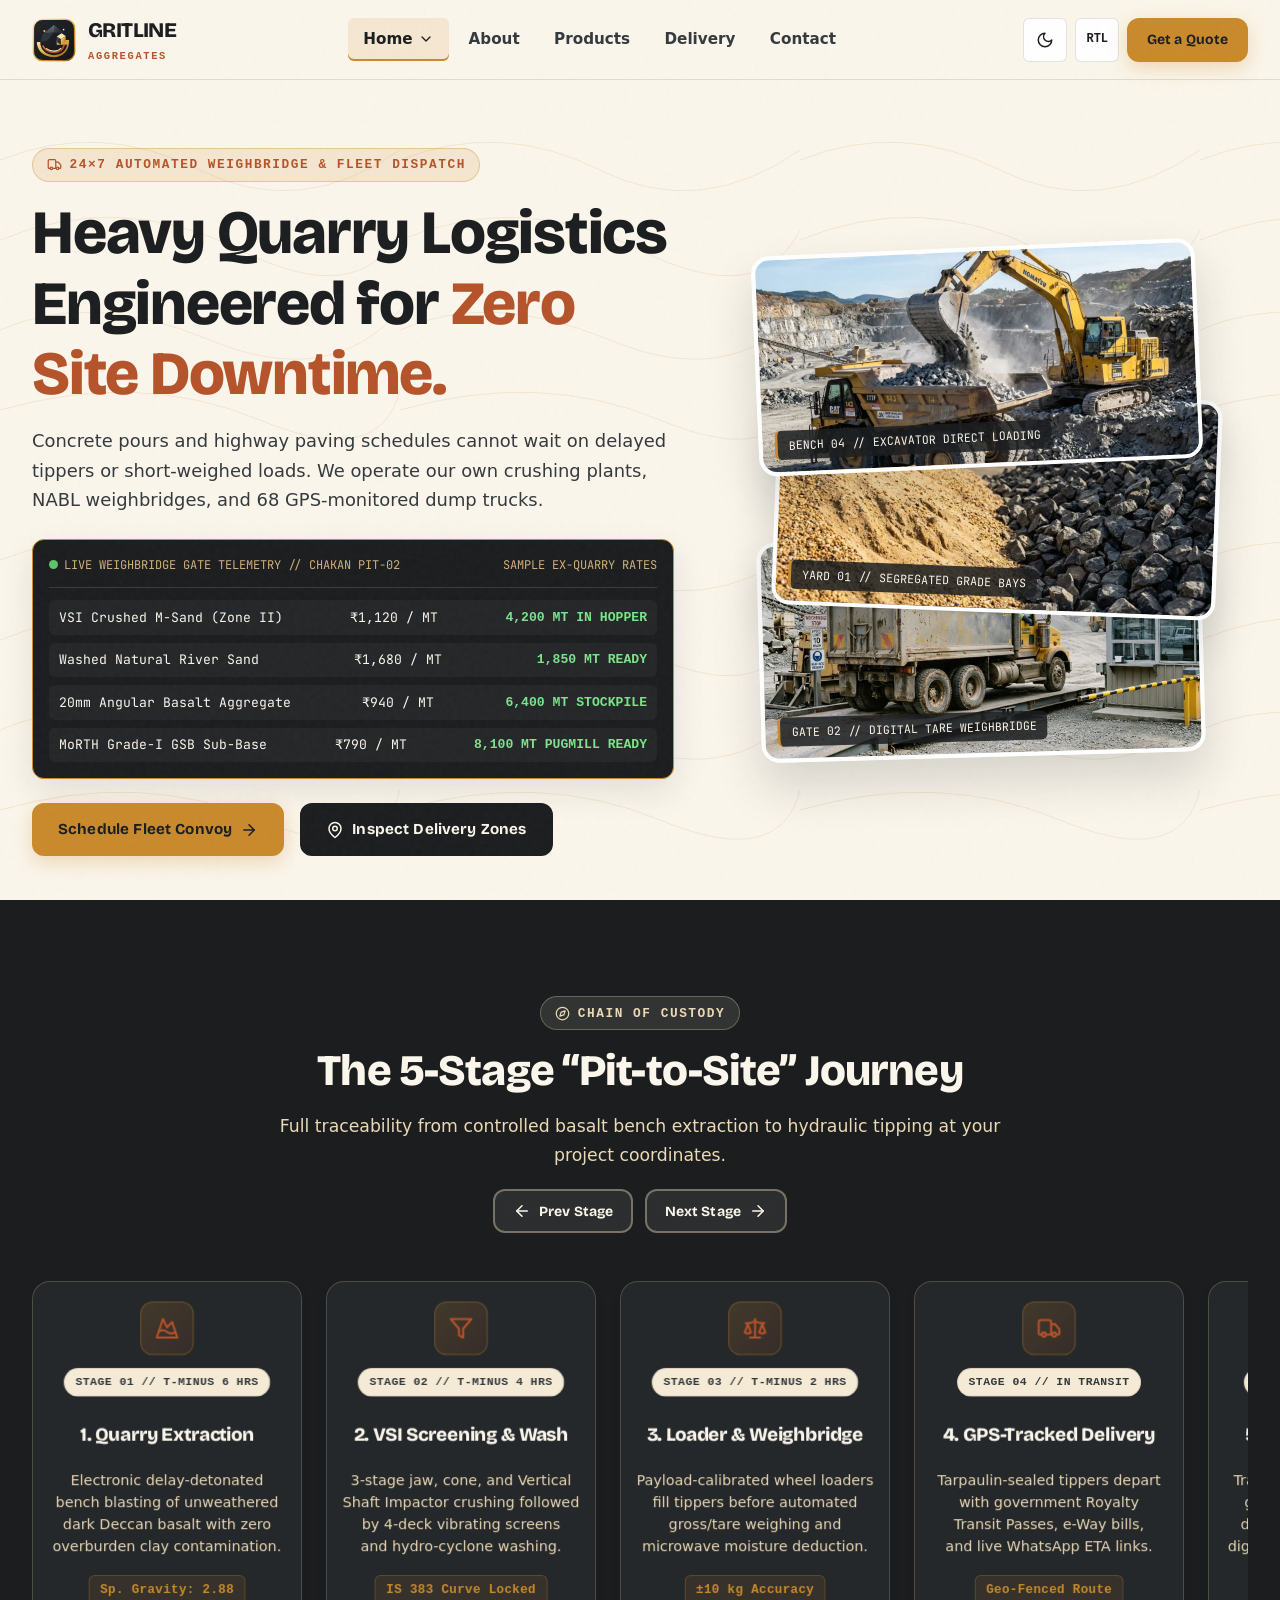
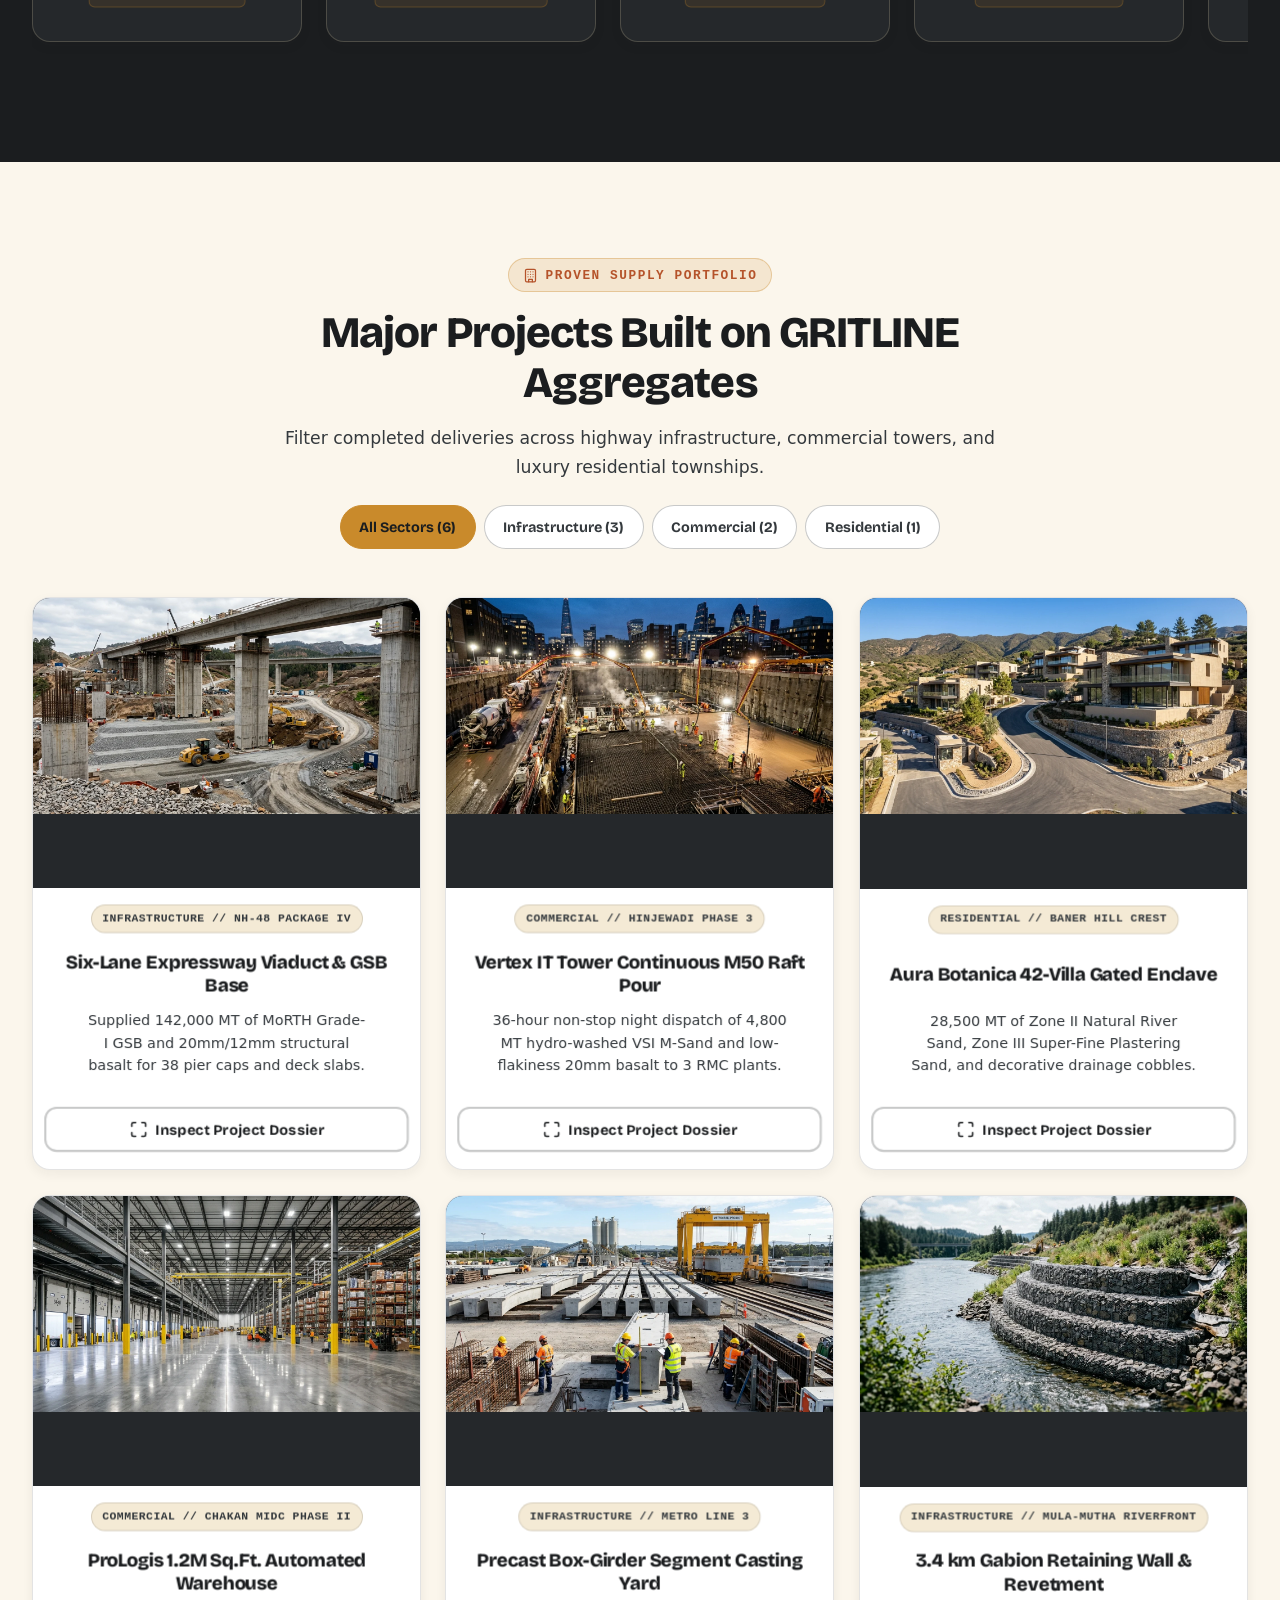
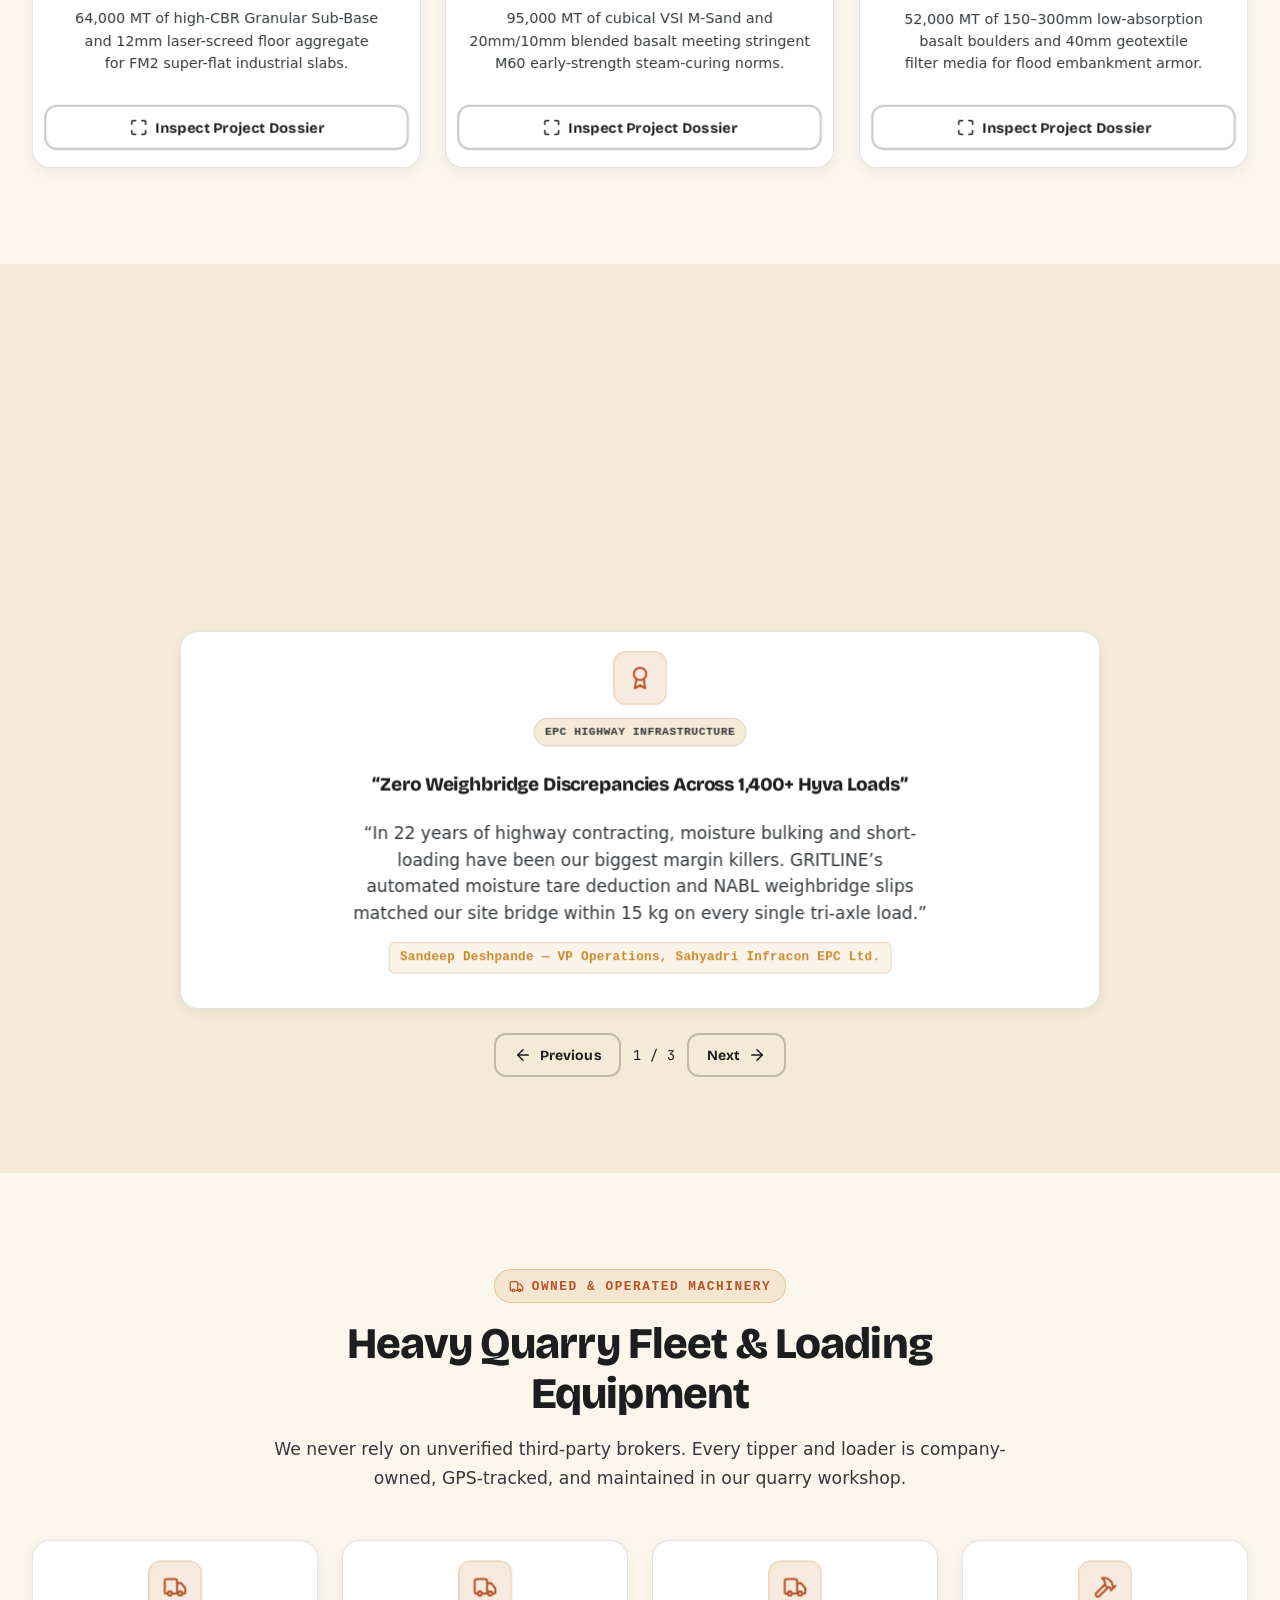
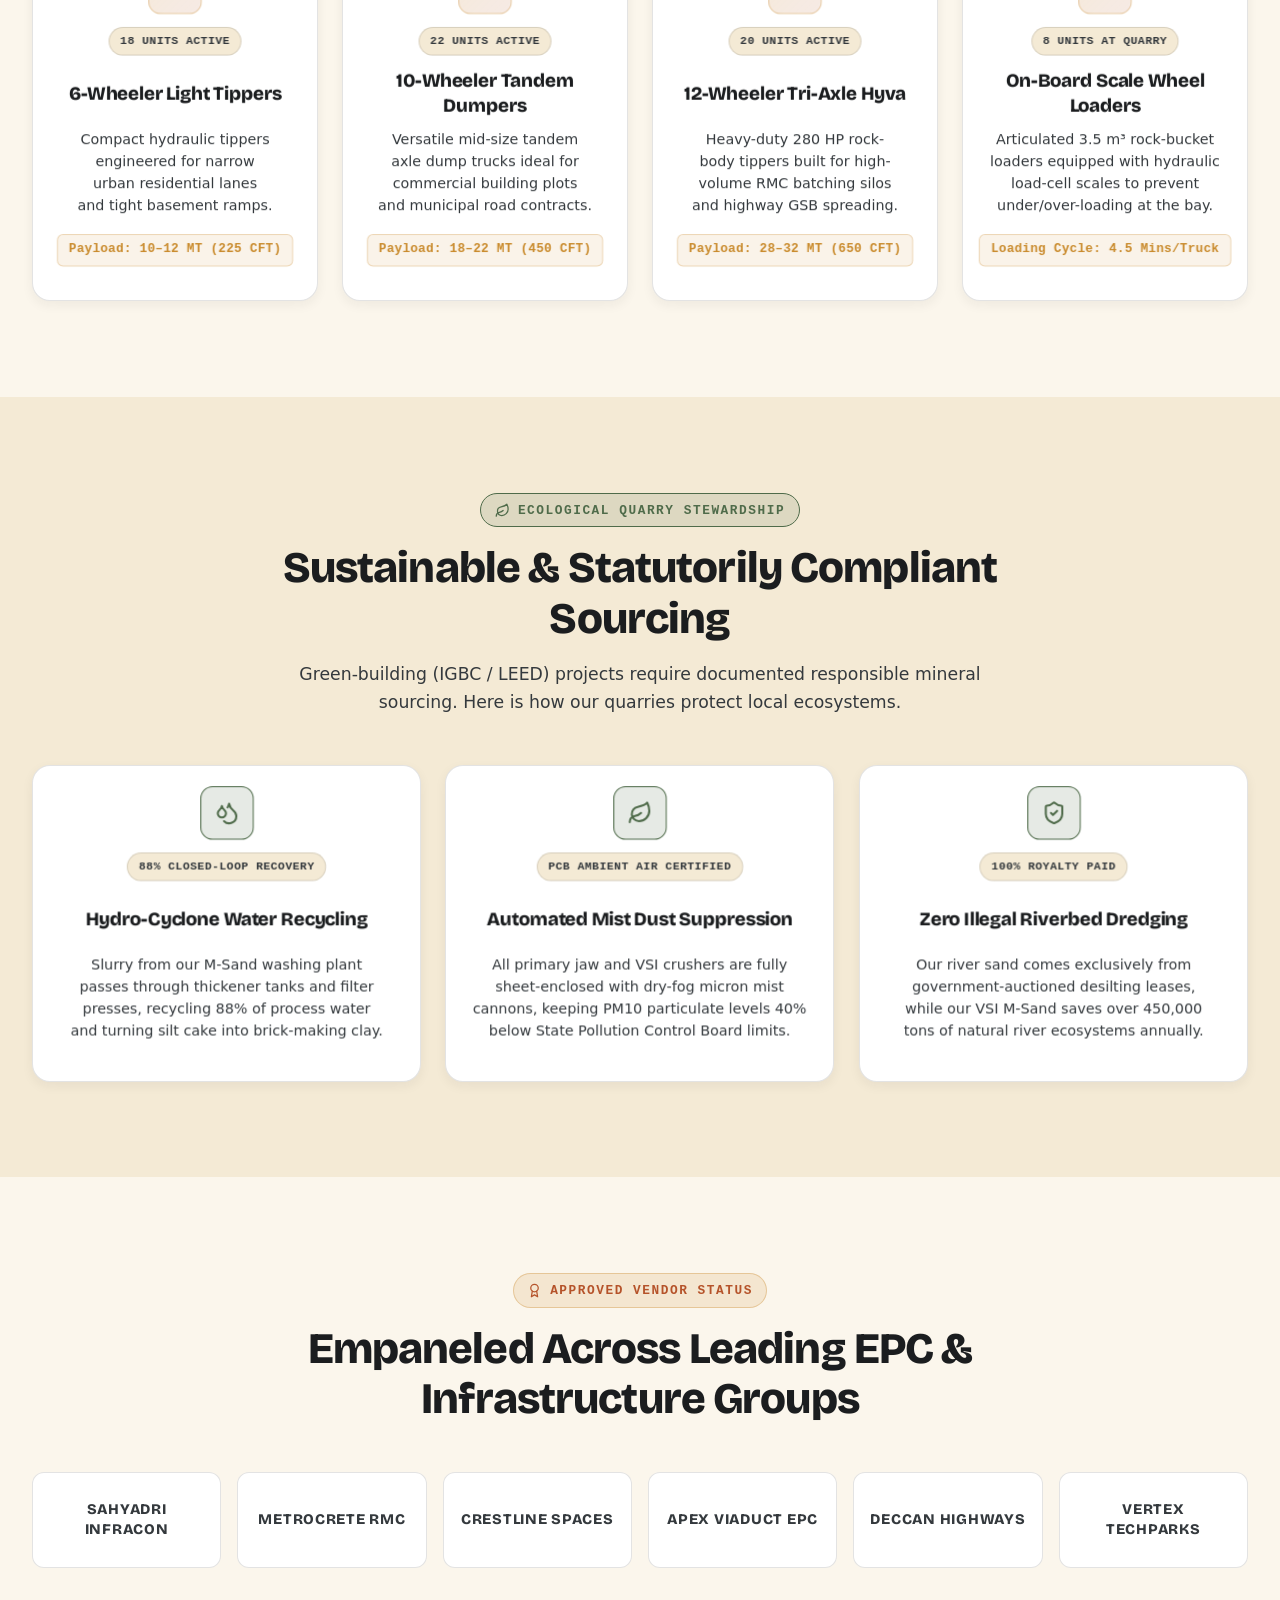
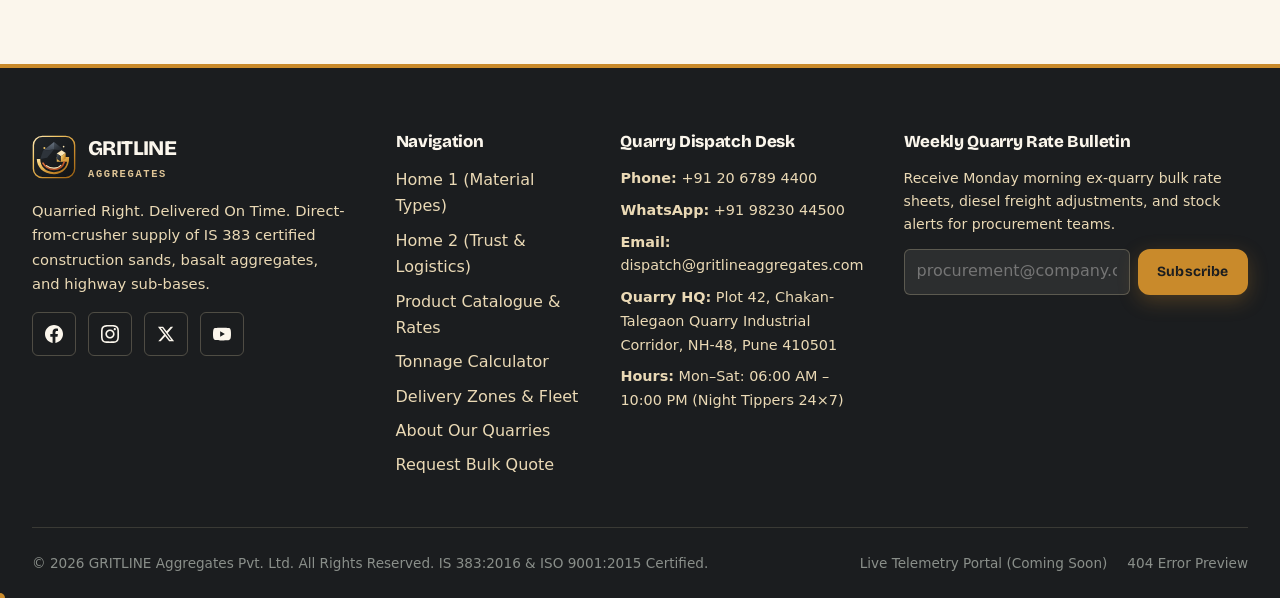
<file: pages/home-2.html>
<!DOCTYPE html>
<html lang="en" dir="ltr" data-theme="light">

<head>
  <meta charset="UTF-8">
  <meta name="viewport" content="width=device-width, initial-scale=1.0">
  <title>GRITLINE Aggregates | Quarry Logistics &amp; Bulk Fleet Dispatch</title>
  <meta name="description"
    content="From basalt pit blasting to GPS-tracked Hyva tipper unloading. Discover GRITLINE's pit-to-site logistics, project portfolio, and sustainable quarry operations.">
  <link rel="canonical" href="https://gritlineaggregates.com/pages/home-2.html">

  <!-- Open Graph / Social Meta -->
  <meta property="og:type" content="website">
  <meta property="og:title" content="GRITLINE Aggregates | Trust, Fleet &amp; Quarry Logistics">
  <meta property="og:description"
    content="68 GPS-tracked tippers, electronic weighbridge verification, and 24/7 bulk aggregate supply for infrastructure &amp; commercial sites.">
  <meta property="og:url" content="https://gritlineaggregates.com/pages/home-2.html">
  <meta property="og:image" content="../assets/images/hero/hero-split-1.jpg">
  <meta name="twitter:card" content="summary_large_image">

  <!-- Preload Primary Hero Frame & Fonts -->
  <link rel="preload" as="image" href="../assets/images/hero/hero-split-1.webp" type="image/webp" fetchpriority="high">
  <link rel="preconnect" href="https://fonts.googleapis.com">
  <link rel="preconnect" href="https://fonts.gstatic.com" crossorigin>
  <link
    href="https://fonts.googleapis.com/css2?family=Bricolage+Grotesque:wght@700;800&family=DM+Sans:wght@400;500;700&family=JetBrains+Mono:wght@500;700&display=swap"
    rel="stylesheet">
  <link rel="icon" type="image/svg+xml" href="../assets/images/logo/favicon.svg">
  <link rel="stylesheet" href="../assets/fonts/fonts.css">

  <!-- Core Stylesheets -->
  <link rel="stylesheet" href="../assets/css/style.css">
  <link rel="stylesheet" href="../assets/css/dark-mode.css">
  <link rel="stylesheet" href="../assets/css/rtl.css">

  <!-- JSON-LD Structured Data -->
  <script type="application/ld+json">
  {
    "@context": "https://schema.org",
    "@type": "Organization",
    "name": "GRITLINE Aggregates",
    "url": "https://gritlineaggregates.com/pages/home-2.html",
    "slogan": "Quarried Right. Delivered On Time.",
    "description": "Bulk sand and stone aggregate logistics partner operating automated VSI crushing plants and 68 GPS-tracked tippers."
  }
  </script>
</head>

<body>
  <a href="#main-content" class="skip-link">Skip to main content</a>



  <!-- ========================================================================
       SHARED HEADER & NAVIGATION
       ======================================================================== -->
  <header class="site-header">
    <div id="scroll-progress" class="scroll-progress" aria-hidden="true"></div>
    <div class="container header-inner">
      <a href="index.html" class="brand-logo" aria-label="GRITLINE Aggregates Home">
        <span class="brand-logo__mark" aria-hidden="true">
          <svg class="brand-logo__svg" viewBox="0 0 64 64" fill="none" xmlns="http://www.w3.org/2000/svg">
            <defs>
              <linearGradient id="gritlineGold" x1="0%" y1="0%" x2="100%" y2="100%">
                <stop offset="0%" stop-color="#FCE7B8"/>
                <stop offset="28%" stop-color="#F3C766"/>
                <stop offset="68%" stop-color="#C98A2B"/>
                <stop offset="100%" stop-color="#965D10"/>
              </linearGradient>
              <linearGradient id="gritlineSlate" x1="0%" y1="0%" x2="100%" y2="100%">
                <stop offset="0%" stop-color="#4C5560"/>
                <stop offset="50%" stop-color="#2D333A"/>
                <stop offset="100%" stop-color="#191B1E"/>
              </linearGradient>
              <linearGradient id="gritlineLightStone" x1="0%" y1="0%" x2="0%" y2="100%">
                <stop offset="0%" stop-color="#697482"/>
                <stop offset="100%" stop-color="#3D454F"/>
              </linearGradient>
              <linearGradient id="gritlineRust" x1="0%" y1="0%" x2="100%" y2="100%">
                <stop offset="0%" stop-color="#E87642"/>
                <stop offset="100%" stop-color="#A54018"/>
              </linearGradient>
              <linearGradient id="gritlineBadgeBg" x1="0%" y1="0%" x2="100%" y2="100%">
                <stop offset="0%" stop-color="#212529"/>
                <stop offset="100%" stop-color="#121416"/>
              </linearGradient>
            </defs>
            <rect x="2" y="2" width="60" height="60" rx="13" fill="url(#gritlineBadgeBg)" stroke="url(#gritlineGold)" stroke-width="2"/>
            <polygon points="32,10 16,23 32,21" fill="url(#gritlineLightStone)"/>
            <polygon points="32,10 48,23 32,21" fill="url(#gritlineSlate)"/>
            <polygon points="16,23 12,35 22,33 32,21" fill="#2E343B"/>
            <path d="M12 35 C12 46 20 54 32 54 C43 54 50 47 51 39 H36 V32 H54 C54.5 48.5 44 57 32 57 C15.5 57 7 46 7 35 L12 35 Z" fill="url(#gritlineGold)"/>
            <path d="M16 41 C19 46.5 25 50 32 50 C39.5 50 45 46 47 39" stroke="url(#gritlineRust)" stroke-width="2.4" stroke-linecap="round" fill="none"/>
            <path d="M21 44.5 C24 47 28 48.2 32 48.2 C36 48.2 39.5 47 42 44" stroke="#FCE7B8" stroke-width="1.6" stroke-linecap="round" fill="none"/>
            <polygon points="36,27 43,22 49,26 42,31" fill="#FCE7B8"/>
            <polygon points="42,31 49,26 49,34 42,39" fill="url(#gritlineGold)"/>
            <polygon points="36,27 42,31 42,39 36,35" fill="url(#gritlineSlate)"/>
            <circle cx="18" cy="19" r="1.5" fill="#F3C766"/>
            <circle cx="46" cy="17" r="1.2" fill="#FCE7B8"/>
          </svg>
        </span>
        <span>GRITLINE <span class="brand-logo__sub">Aggregates</span></span>
      </a>

      <nav aria-label="Primary Navigation">
        <ul class="nav-menu">
          <li class="nav-item nav-item--has-dropdown">
            <a href="home-2.html" class="nav-link is-active" aria-haspopup="true" aria-expanded="false">
              Home <i data-lucide="chevron-down" width="16" height="16"></i>
            </a>
            <div class="nav-dropdown" role="menu" aria-label="Home Variations">
              <a href="index.html" class="nav-dropdown__link" role="menuitem">Home 1</a>
              <a href="home-2.html" class="nav-dropdown__link is-active" role="menuitem">Home 2</a>
            </div>
          </li>
          <li class="nav-item"><a href="about.html" class="nav-link">About</a></li>
          <li class="nav-item"><a href="products.html" class="nav-link">Products</a></li>
          <li class="nav-item"><a href="delivery.html" class="nav-link">Delivery</a></li>
          <li class="nav-item"><a href="contact.html" class="nav-link">Contact</a></li>
        </ul>
      </nav>

      <div class="header-actions">
        <button type="button" class="icon-btn" data-theme-toggle aria-label="Toggle Dark or Light Mode">
          <i data-lucide="sun" width="18" height="18"></i>
        </button>
        <button type="button" class="icon-btn" data-rtl-toggle aria-label="Toggle Right-to-Left Layout">RTL</button>
        <a href="contact.html" class="btn btn--primary btn--sm btn--magnetic">
          <span>Get a Quote</span>
          <span class="quote-tray-badge" data-quote-count style="display:none;">0</span>
        </a>
        <button type="button" id="hamburger-btn" class="icon-btn hamburger-btn" aria-label="Open Menu"
          aria-expanded="false" aria-controls="mobile-drawer">
          <i data-lucide="menu" width="22" height="22"></i>
        </button>
      </div>
    </div>
  </header>

  <!-- Mobile Navigation Drawer -->
  <div id="mobile-drawer" class="mobile-drawer" aria-label="Mobile Navigation">
    <nav class="mobile-drawer__nav">
      <div class="mobile-drawer__dropdown-wrapper">
        <button type="button" class="mobile-drawer__link mobile-drawer__link--toggle is-active" aria-expanded="true">
          <span>Home</span>
          <i data-lucide="chevron-down" width="18" height="18" class="mobile-drawer__chevron"></i>
        </button>
        <div class="mobile-drawer__subnav is-open">
          <a href="index.html" class="mobile-drawer__sublink">
            <span>Home 1</span>
          </a>
          <a href="home-2.html" class="mobile-drawer__sublink is-active">
            <span>Home 2</span>
          </a>
        </div>
      </div>
      <a href="about.html" class="mobile-drawer__link">
        <span>About</span>
      </a>
      <a href="products.html" class="mobile-drawer__link">
        <span>Products</span>
      </a>
      <a href="delivery.html" class="mobile-drawer__link">
        <span>Delivery</span>
      </a>
      <a href="contact.html" class="mobile-drawer__link">
        <span>Contact</span>
      </a>
    </nav>
    <div class="mobile-drawer__actions">
      <div class="mobile-drawer__controls">
        <button type="button" class="icon-btn" data-theme-toggle aria-label="Toggle Dark or Light Mode">
          <i data-lucide="sun" width="18" height="18"></i>
        </button>
        <button type="button" class="icon-btn" data-rtl-toggle aria-label="Toggle Right-to-Left Layout">
          RTL
        </button>
      </div>
      <a href="contact.html" class="btn btn--primary btn--full">
        <span>Get a Quote</span>
        <span class="quote-tray-badge" data-quote-count style="display:none;">0</span>
      </a>
    </div>
  </div>

  <main id="main-content" class="page-transition-wrapper">
    <!-- ======================================================================
         HERO MODEL B: Split-Screen Hero + Live Ticker + 3 Tilted Photo Stack
         ====================================================================== -->
    <section class="hero-split topo-bg" aria-labelledby="hero-split-h1">
      <div class="container hero-split__grid">
        <!-- Left Column: Bold Headline + Live Material Availability Ticker + CTAs -->
        <div>
          <span class="eyebrow">
            <i data-lucide="truck" width="15" height="15"></i>
            24×7 Automated Weighbridge &amp; Fleet Dispatch
          </span>
          <h1 id="hero-split-h1">
            Heavy Quarry Logistics Engineered for <span style="color: var(--rust);">Zero Site Downtime.</span>
          </h1>
          <p style="font-size: 1.12rem; color: var(--text-secondary); margin-top: 1rem; max-width: 58ch;">
            Concrete pours and highway paving schedules cannot wait on delayed tippers or short-weighed loads. We
            operate our own crushing plants, NABL weighbridges, and 68 GPS-monitored dump trucks.
          </p>

          <!-- Live-Style Material Price & Stock Ticker -->
          <div class="live-ticker-box" role="region" aria-label="Live Ex-Quarry Stock and Rate Ticker">
            <div class="live-ticker-box__header">
              <span><span class="pulse-dot" aria-hidden="true"></span>LIVE WEIGHBRIDGE GATE TELEMETRY // CHAKAN
                PIT-02</span>
              <span>SAMPLE EX-QUARRY RATES</span>
            </div>
            <div class="ticker-rows">
              <div class="ticker-row">
                <span>VSI Crushed M-Sand (Zone II)</span>
                <span>₹1,120 / MT</span>
                <span class="ticker-row__status">4,200 MT IN HOPPER</span>
              </div>
              <div class="ticker-row">
                <span>Washed Natural River Sand</span>
                <span>₹1,680 / MT</span>
                <span class="ticker-row__status">1,850 MT READY</span>
              </div>
              <div class="ticker-row">
                <span>20mm Angular Basalt Aggregate</span>
                <span>₹940 / MT</span>
                <span class="ticker-row__status">6,400 MT STOCKPILE</span>
              </div>
              <div class="ticker-row">
                <span>MoRTH Grade-I GSB Sub-Base</span>
                <span>₹790 / MT</span>
                <span class="ticker-row__status">8,100 MT PUGMILL READY</span>
              </div>
            </div>
          </div>

          <div style="display:flex; flex-wrap:wrap; gap: 1rem;">
            <a href="contact.html" class="btn btn--primary btn--magnetic">
              <span>Schedule Fleet Convoy</span>
              <i data-lucide="arrow-right"></i>
            </a>
            <a href="delivery.html" class="btn btn--secondary">
              <i data-lucide="map-pin"></i>
              <span>Inspect Delivery Zones</span>
            </a>
          </div>
        </div>

        <!-- Right Column: Vertical Stack of 3 Overlapping Tilted Photo Frames -->
        <div class="photo-stack" aria-label="Quarry Loading, Stockpile & Weighbridge Photography">
          <div class="photo-stack__frame photo-stack__frame--1">
            <picture>
              <source srcset="../assets/images/hero/hero-split-1.webp" type="image/webp">
              <img src="../assets/images/hero/hero-split-1.jpg"
                alt="Excavator loading crushed grey granite aggregate into a heavy off-road quarry dump truck"
                width="1200" height="896" fetchpriority="high">
            </picture>
            <span class="photo-stack__caption">BENCH 04 // EXCAVATOR DIRECT LOADING</span>
          </div>

          <div class="photo-stack__frame photo-stack__frame--2">
            <picture>
              <source srcset="../assets/images/hero/hero-split-2.webp" type="image/webp">
              <img src="../assets/images/hero/hero-split-2.jpg"
                alt="Contrasting stockpiles of golden washed river sand beside dark angular crushed basalt aggregate"
                width="1200" height="896" loading="lazy">
            </picture>
            <span class="photo-stack__caption">YARD 01 // SEGREGATED GRADE BAYS</span>
          </div>

          <div class="photo-stack__frame photo-stack__frame--3">
            <picture>
              <source srcset="../assets/images/hero/hero-split-3.webp" type="image/webp">
              <img src="../assets/images/hero/hero-split-3.jpg"
                alt="10-wheeler tandem axle dump truck positioned on steel electronic weighbridge platform at quarry gatehouse"
                width="1376" height="768" loading="lazy">
            </picture>
            <span class="photo-stack__caption">GATE 02 // DIGITAL TARE WEIGHBRIDGE</span>
          </div>
        </div>
      </div>
    </section>

    <!-- ======================================================================
         HOME 2 SECTION 1: HORIZONTAL SCROLLING "PIT-TO-SITE" JOURNEY TIMELINE
         Unique to Home 2. Quarry -> Screening -> Loading -> Delivery -> Unloading
         ====================================================================== -->
    <section class="section section--dark" aria-labelledby="sec-pit-title">
      <div class="container">
        <div class="section-header reveal">
          <span class="eyebrow eyebrow--light"><i data-lucide="compass" width="15" height="15"></i> Chain of
            Custody</span>
          <h2 id="sec-pit-title">The 5-Stage “Pit-to-Site” Journey</h2>
          <p>Full traceability from controlled basalt bench extraction to hydraulic tipping at your project coordinates.
          </p>
          <div style="display:flex; justify-content:center; gap: 0.75rem; margin-top: 1.25rem;">
            <button type="button" id="timeline-prev" class="btn btn--ghost-light btn--sm"
              aria-label="Scroll Timeline Left">
              <i data-lucide="arrow-left"></i> Prev Stage
            </button>
            <button type="button" id="timeline-next" class="btn btn--ghost-light btn--sm"
              aria-label="Scroll Timeline Right">
              Next Stage <i data-lucide="arrow-right"></i>
            </button>
          </div>
        </div>

        <div id="pit-to-site-wrapper" class="journey-track-wrapper" tabindex="0" role="region"
          aria-label="Pit to Site 5 Stage Timeline">
          <div class="journey-track">
            <!-- Stage 1 -->
            <article class="card card--settle"
              style="background: var(--slate-800); border-color: rgba(234,217,181,0.2);">
              <div class="card__icon"><i data-lucide="mountain"></i></div>
              <span class="card__badge">Stage 01 // T-Minus 6 Hrs</span>
              <h3 class="card__title" style="color: var(--sand-50);">1. Quarry Extraction</h3>
              <p class="card__text" style="color: var(--sand-200);">Electronic delay-detonated bench blasting of
                unweathered dark Deccan basalt with zero overburden clay contamination.</p>
              <div class="card__meta"><span class="mono-spec" style="color: var(--ochre);">Sp. Gravity: 2.88</span>
              </div>
            </article>

            <!-- Stage 2 -->
            <article class="card card--settle"
              style="background: var(--slate-800); border-color: rgba(234,217,181,0.2);">
              <div class="card__icon"><i data-lucide="filter"></i></div>
              <span class="card__badge">Stage 02 // T-Minus 4 Hrs</span>
              <h3 class="card__title" style="color: var(--sand-50);">2. VSI Screening &amp; Wash</h3>
              <p class="card__text" style="color: var(--sand-200);">3-stage jaw, cone, and Vertical Shaft Impactor
                crushing followed by 4-deck vibrating screens and hydro-cyclone washing.</p>
              <div class="card__meta"><span class="mono-spec" style="color: var(--ochre);">IS 383 Curve Locked</span>
              </div>
            </article>

            <!-- Stage 3 -->
            <article class="card card--settle"
              style="background: var(--slate-800); border-color: rgba(234,217,181,0.2);">
              <div class="card__icon"><i data-lucide="scale"></i></div>
              <span class="card__badge">Stage 03 // T-Minus 2 Hrs</span>
              <h3 class="card__title" style="color: var(--sand-50);">3. Loader &amp; Weighbridge</h3>
              <p class="card__text" style="color: var(--sand-200);">Payload-calibrated wheel loaders fill tippers before
                automated gross/tare weighing and microwave moisture deduction.</p>
              <div class="card__meta"><span class="mono-spec" style="color: var(--ochre);">±10 kg Accuracy</span></div>
            </article>

            <!-- Stage 4 -->
            <article class="card card--settle"
              style="background: var(--slate-800); border-color: rgba(234,217,181,0.2);">
              <div class="card__icon"><i data-lucide="truck"></i></div>
              <span class="card__badge">Stage 04 // In Transit</span>
              <h3 class="card__title" style="color: var(--sand-50);">4. GPS-Tracked Delivery</h3>
              <p class="card__text" style="color: var(--sand-200);">Tarpaulin-sealed tippers depart with government
                Royalty Transit Passes, e-Way bills, and live WhatsApp ETA links.</p>
              <div class="card__meta"><span class="mono-spec" style="color: var(--ochre);">Geo-Fenced Route</span></div>
            </article>

            <!-- Stage 5 -->
            <article class="card card--settle"
              style="background: var(--slate-800); border-color: rgba(234,217,181,0.2);">
              <div class="card__icon"><i data-lucide="check-circle"></i></div>
              <span class="card__badge">Stage 05 // Site Arrival</span>
              <h3 class="card__title" style="color: var(--sand-50);">5. Precision Unloading</h3>
              <p class="card__text" style="color: var(--sand-200);">Trained heavy-vehicle spotters guide hydraulic
                tipping into designated bays followed by digital Proof of Delivery sign-off.</p>
              <div class="card__meta"><span class="mono-spec" style="color: var(--ochre);">Instant Digital POD</span>
              </div>
            </article>
          </div>
        </div>
      </div>
    </section>

    <!-- ======================================================================
         HOME 2 SECTION 2: PROJECT GALLERY (Masonry + Filter + Lightbox)
         Unique to Home 2. Filter by Residential / Commercial / Infrastructure
         ====================================================================== -->
    <section class="section" aria-labelledby="sec-gallery-title">
      <div class="container">
        <div class="section-header reveal">
          <span class="eyebrow"><i data-lucide="building" width="15" height="15"></i> Proven Supply Portfolio</span>
          <h2 id="sec-gallery-title">Major Projects Built on GRITLINE Aggregates</h2>
          <p>Filter completed deliveries across highway infrastructure, commercial towers, and luxury residential
            townships.</p>
          <div class="filter-pills filter-pills--center" role="group"
            aria-label="Filter Projects by Sector">
            <button type="button" class="filter-pill is-active" data-gallery-filter="all">All Sectors (6)</button>
            <button type="button" class="filter-pill" data-gallery-filter="infrastructure">Infrastructure (3)</button>
            <button type="button" class="filter-pill" data-gallery-filter="commercial">Commercial (2)</button>
            <button type="button" class="filter-pill" data-gallery-filter="residential">Residential (1)</button>
          </div>
        </div>

        <div class="gallery-masonry">
          <!-- Project 1: Infrastructure (With Unique Real Photograph) -->
          <article class="card card--settle" data-gallery-item="infrastructure">
            <div class="card__media">
              <picture>
                <source srcset="../assets/images/gallery/gallery-highway-bridge.webp" type="image/webp">
                <img src="../assets/images/gallery/gallery-highway-bridge.jpg"
                  alt="Six-lane highway viaduct concrete piers under construction with graded aggregate base course and earthmoving equipment"
                  width="1376" height="768" loading="lazy">
              </picture>
            </div>
            <span class="card__badge">Infrastructure // NH-48 Package IV</span>
            <h3 class="card__title">Six-Lane Expressway Viaduct &amp; GSB Base</h3>
            <p class="card__text">Supplied 142,000 MT of MoRTH Grade-I GSB and 20mm/12mm structural basalt for 38 pier
              caps and deck slabs.</p>
            <div class="card__actions">
              <button type="button" class="btn btn--ghost btn--sm" data-lightbox-open
                data-title="NH-48 Six-Lane Expressway Viaduct"
                data-meta="142,000 MT Supplied | Grade: MoRTH GSB + 20mm RCC Aggregate"
                data-img="../assets/images/gallery/gallery-highway-bridge.jpg">
                <i data-lucide="maximize"></i> Inspect Project Dossier
              </button>
            </div>
          </article>

          <!-- Project 2: Commercial (With Unique Real Photograph) -->
          <article class="card card--settle" data-gallery-item="commercial">
            <div class="card__media">
              <picture>
                <source srcset="../assets/images/gallery/gallery-commercial-tower.webp" type="image/webp">
                <img src="../assets/images/gallery/gallery-commercial-tower.jpg"
                  alt="Deep reinforced concrete raft foundation pour at dusk for commercial tower with dual boom pumps"
                  width="1376" height="768" loading="lazy">
              </picture>
            </div>
            <span class="card__badge">Commercial // Hinjewadi Phase 3</span>
            <h3 class="card__title">Vertex IT Tower Continuous M50 Raft Pour</h3>
            <p class="card__text">36-hour non-stop night dispatch of 4,800 MT hydro-washed VSI M-Sand and low-flakiness
              20mm basalt to 3 RMC plants.</p>
            <div class="card__actions">
              <button type="button" class="btn btn--ghost btn--sm" data-lightbox-open
                data-title="Vertex IT Tower M50 Raft Foundation"
                data-meta="4,800 MT Continuous 36h Supply | Grade: Zone II VSI M-Sand & 20mm Basalt"
                data-img="../assets/images/gallery/gallery-commercial-tower.jpg">
                <i data-lucide="maximize"></i> Inspect Project Dossier
              </button>
            </div>
          </article>

          <!-- Project 3: Residential (With Unique Real Photograph) -->
          <article class="card card--settle" data-gallery-item="residential">
            <div class="card__media">
              <picture>
                <source srcset="../assets/images/gallery/gallery-residential-villas.webp" type="image/webp">
                <img src="../assets/images/gallery/gallery-residential-villas.jpg"
                  alt="Luxury hillside gated villa enclave under construction with contemporary stone masonry and landscaped access roads"
                  width="1376" height="768" loading="lazy">
              </picture>
            </div>
            <span class="card__badge">Residential // Baner Hill Crest</span>
            <h3 class="card__title">Aura Botanica 42-Villa Gated Enclave</h3>
            <p class="card__text">28,500 MT of Zone II Natural River Sand, Zone III Super-Fine Plastering Sand, and
              decorative drainage cobbles.</p>
            <div class="card__actions">
              <button type="button" class="btn btn--ghost btn--sm" data-lightbox-open
                data-title="Aura Botanica Luxury Villa Enclave"
                data-meta="28,500 MT Supplied | Grade: Double-Washed Plastering Sand &amp; River Sand"
                data-img="../assets/images/gallery/gallery-residential-villas.jpg">
                <i data-lucide="maximize"></i> Inspect Project Dossier
              </button>
            </div>
          </article>

          <!-- Project 4: Commercial (With Unique Real Photograph) -->
          <article class="card card--settle" data-gallery-item="commercial">
            <div class="card__media">
              <picture>
                <source srcset="../assets/images/gallery/gallery-warehouse-logistics.webp" type="image/webp">
                <img src="../assets/images/gallery/gallery-warehouse-logistics.jpg"
                  alt="Massive automated logistics warehouse interior showcasing laser-screed flat concrete flooring and structural framework"
                  width="1376" height="768" loading="lazy">
              </picture>
            </div>
            <span class="card__badge">Commercial // Chakan MIDC Phase II</span>
            <h3 class="card__title">ProLogis 1.2M Sq.Ft. Automated Warehouse</h3>
            <p class="card__text">64,000 MT of high-CBR Granular Sub-Base and 12mm laser-screed floor aggregate for FM2
              super-flat industrial slabs.</p>
            <div class="card__actions">
              <button type="button" class="btn btn--ghost btn--sm" data-lightbox-open
                data-title="ProLogis Industrial Logistics Park"
                data-meta="64,000 MT Supplied | Grade: GSB Grade-I &amp; 12mm Down-Grit"
                data-img="../assets/images/gallery/gallery-warehouse-logistics.jpg">
                <i data-lucide="maximize"></i> Inspect Project Dossier
              </button>
            </div>
          </article>

          <!-- Project 5: Infrastructure (With Unique Real Photograph) -->
          <article class="card card--settle" data-gallery-item="infrastructure">
            <div class="card__media">
              <picture>
                <source srcset="../assets/images/gallery/gallery-metro-casting-yard.webp" type="image/webp">
                <img src="../assets/images/gallery/gallery-metro-casting-yard.jpg"
                  alt="Elevated metro precast concrete box-girder segment casting yard with heavy gantry cranes and cured bridge spans"
                  width="1376" height="768" loading="lazy">
              </picture>
            </div>
            <span class="card__badge">Infrastructure // Metro Line 3</span>
            <h3 class="card__title">Precast Box-Girder Segment Casting Yard</h3>
            <p class="card__text">95,000 MT of cubical VSI M-Sand and 20mm/10mm blended basalt meeting stringent M60
              early-strength steam-curing norms.</p>
            <div class="card__actions">
              <button type="button" class="btn btn--ghost btn--sm" data-lightbox-open
                data-title="Metro Line 3 Precast Segment Yard"
                data-meta="95,000 MT Supplied | Grade: M60 High-Early-Strength Aggregate Blend"
                data-img="../assets/images/gallery/gallery-metro-casting-yard.jpg">
                <i data-lucide="maximize"></i> Inspect Project Dossier
              </button>
            </div>
          </article>

          <!-- Project 6: Infrastructure (With Unique Real Photograph) -->
          <article class="card card--settle" data-gallery-item="infrastructure">
            <div class="card__media">
              <picture>
                <source srcset="../assets/images/gallery/gallery-gabion-riverfront.webp" type="image/webp">
                <img src="../assets/images/gallery/gallery-gabion-riverfront.jpg"
                  alt="Engineered basalt rock gabion retaining wall and flood protection revetment along riverfront embankment"
                  width="1376" height="768" loading="lazy">
              </picture>
            </div>
            <span class="card__badge">Infrastructure // Mula-Mutha Riverfront</span>
            <h3 class="card__title">3.4 km Gabion Retaining Wall &amp; Revetment</h3>
            <p class="card__text">52,000 MT of 150–300mm low-absorption basalt boulders and 40mm geotextile filter media
              for flood embankment armor.</p>
            <div class="card__actions">
              <button type="button" class="btn btn--ghost btn--sm" data-lightbox-open
                data-title="Mula-Mutha Riverfront Gabion Embankment"
                data-meta="52,000 MT Supplied | Grade: 150–300mm Basalt Rip-Rap Boulders"
                data-img="../assets/images/gallery/gallery-gabion-riverfront.jpg">
                <i data-lucide="maximize"></i> Inspect Project Dossier
              </button>
            </div>
          </article>
        </div>
      </div>

      <!-- Accessible Lightbox Modal -->
      <div id="gallery-lightbox" class="lightbox-modal" role="dialog" aria-modal="true" aria-hidden="true"
        aria-labelledby="lightbox-title">
        <div class="lightbox-modal__dialog">
          <div id="lightbox-img-wrap" class="lightbox-modal__img-wrap">
            <img id="lightbox-img" src="../assets/images/gallery/gallery-highway-bridge.jpg"
              alt="Project photograph preview">
          </div>
          <div class="lightbox-modal__body">
            <div>
              <h3 id="lightbox-title" style="color: var(--sand-50);">Project Dossier</h3>
              <p id="lightbox-meta" class="mono-spec" style="color: var(--ochre); margin-top: 0.25rem;"></p>
            </div>
            <div style="display:flex; gap: 0.75rem;">
              <a href="contact.html" class="btn btn--primary btn--sm">Request Similar Spec</a>
              <button type="button" id="lightbox-close" class="btn btn--ghost-light btn--sm">Close [ESC]</button>
            </div>
          </div>
        </div>
      </div>
    </section>

    <!-- ======================================================================
         HOME 2 SECTION 3: CLIENT TESTIMONIALS SLIDER
         Unique to Home 2. Contractors, builders & civil engineers.
         ====================================================================== -->
    <section class="section section--alt" aria-labelledby="sec-testi-title">
      <div class="container">
        <div class="section-header reveal">
          <span class="eyebrow"><i data-lucide="users" width="15" height="15"></i> Verified Contractor Reviews</span>
          <h2 id="sec-testi-title">Trusted by Chief Engineers &amp; Procurement Heads</h2>
          <p>Why tier-1 civil contractors and RMC batching plants lock annual supply agreements with GRITLINE.</p>
        </div>

        <div id="testimonial-slider" class="testimonial-slider" role="region" aria-roledescription="carousel"
          aria-label="Client Testimonials">
          <!-- Slide 1 -->
          <div class="testimonial-slide is-active">
            <article class="card">
              <div class="card__icon"><i data-lucide="award"></i></div>
              <span class="card__badge">EPC Highway Infrastructure</span>
              <h3 class="card__title">“Zero Weighbridge Discrepancies Across 1,400+ Hyva Loads”</h3>
              <p class="card__text" style="max-width: 64ch; font-size: 1.05rem;">
                “In 22 years of highway contracting, moisture bulking and short-loading have been our biggest margin
                killers. GRITLINE’s automated moisture tare deduction and NABL weighbridge slips matched our site bridge
                within 15 kg on every single tri-axle load.”
              </p>
              <div class="card__meta">
                <span class="mono-spec">Sandeep Deshpande — VP Operations, Sahyadri Infracon EPC Ltd.</span>
              </div>
            </article>
          </div>

          <!-- Slide 2 -->
          <div class="testimonial-slide">
            <article class="card">
              <div class="card__icon"><i data-lucide="building"></i></div>
              <span class="card__badge">Ready-Mix Concrete (RMC) Plant</span>
              <h3 class="card__title">“Reduced Our Admixture Dosage by 9% in M40 Mixes”</h3>
              <p class="card__text" style="max-width: 64ch; font-size: 1.05rem;">
                “Switching to GRITLINE’s hydro-cyclone washed VSI M-Sand and cubical 20mm aggregate gave us a remarkably
                consistent Fineness Modulus of 2.78. Our slump retention improved immediately and we cut polycarboxylate
                superplasticizer consumption by 9%.”
              </p>
              <div class="card__meta">
                <span class="mono-spec">Er. Farhan Siddiqui — Chief Quality Technologist, MetroCrete RMC Plants</span>
              </div>
            </article>
          </div>

          <!-- Slide 3 -->
          <div class="testimonial-slide">
            <article class="card">
              <div class="card__icon"><i data-lucide="shield-check"></i></div>
              <span class="card__badge">High-Rise Residential Developer</span>
              <h3 class="card__title">“Night-Permit Convoys Kept Our 40-Storey Core Climb on Schedule”</h3>
              <p class="card__text" style="max-width: 64ch; font-size: 1.05rem;">
                “Urban city-center sites only allow heavy tipper entry between 11:00 PM and 05:30 AM. GRITLINE’s night
                dispatch desk delivered 12 loads of Zone III Plastering Sand and 20mm grit every night like clockwork
                with live GPS tracking links.”
              </p>
              <div class="card__meta">
                <span class="mono-spec">Ar. Rohini Patwardhan — Project Director, Crestline Spaces Pvt. Ltd.</span>
              </div>
            </article>
          </div>

          <div class="slider-controls">
            <button type="button" id="testi-prev" class="btn btn--ghost btn--sm" aria-label="Previous Testimonial">
              <i data-lucide="arrow-left"></i> Previous
            </button>
            <span id="testi-indicator" class="mono-spec" aria-live="polite">1 / 3</span>
            <button type="button" id="testi-next" class="btn btn--ghost btn--sm" aria-label="Next Testimonial">
              Next <i data-lucide="arrow-right"></i>
            </button>
          </div>
        </div>
      </div>
    </section>

    <!-- ======================================================================
         HOME 2 SECTION 4: FLEET & HEAVY EQUIPMENT HIGHLIGHT
         Unique to Home 2. Uses .card--truck slide-in micro-animation.
         ====================================================================== -->
    <section class="section" aria-labelledby="sec-fleet-title">
      <div class="container">
        <div class="section-header reveal">
          <span class="eyebrow"><i data-lucide="truck" width="15" height="15"></i> Owned &amp; Operated Machinery</span>
          <h2 id="sec-fleet-title">Heavy Quarry Fleet &amp; Loading Equipment</h2>
          <p>We never rely on unverified third-party brokers. Every tipper and loader is company-owned, GPS-tracked, and
            maintained in our quarry workshop.</p>
        </div>

        <div class="grid-4">
          <article class="card card--truck card--settle">
            <div class="card__icon"><i data-lucide="truck"></i></div>
            <span class="card__badge">18 Units Active</span>
            <h3 class="card__title">6-Wheeler Light Tippers</h3>
            <p class="card__text">Compact hydraulic tippers engineered for narrow urban residential lanes and tight
              basement ramps.</p>
            <div class="card__meta"><span class="mono-spec">Payload: 10–12 MT (225 CFT)</span></div>
          </article>

          <article class="card card--truck card--settle">
            <div class="card__icon"><i data-lucide="truck"></i></div>
            <span class="card__badge">22 Units Active</span>
            <h3 class="card__title">10-Wheeler Tandem Dumpers</h3>
            <p class="card__text">Versatile mid-size tandem axle dump trucks ideal for commercial building plots and
              municipal road contracts.</p>
            <div class="card__meta"><span class="mono-spec">Payload: 18–22 MT (450 CFT)</span></div>
          </article>

          <article class="card card--truck card--settle">
            <div class="card__icon"><i data-lucide="truck"></i></div>
            <span class="card__badge">20 Units Active</span>
            <h3 class="card__title">12-Wheeler Tri-Axle Hyva</h3>
            <p class="card__text">Heavy-duty 280 HP rock-body tippers built for high-volume RMC batching silos and
              highway GSB spreading.</p>
            <div class="card__meta"><span class="mono-spec">Payload: 28–32 MT (650 CFT)</span></div>
          </article>

          <article class="card card--truck card--settle">
            <div class="card__icon"><i data-lucide="hammer"></i></div>
            <span class="card__badge">8 Units at Quarry</span>
            <h3 class="card__title">On-Board Scale Wheel Loaders</h3>
            <p class="card__text">Articulated 3.5 m³ rock-bucket loaders equipped with hydraulic load-cell scales to
              prevent under/over-loading at the bay.</p>
            <div class="card__meta"><span class="mono-spec">Loading Cycle: 4.5 Mins/Truck</span></div>
          </article>
        </div>
      </div>
    </section>

    <!-- ======================================================================
         HOME 2 SECTION 5: SUSTAINABILITY & RESPONSIBLE SOURCING BLOCK
         Unique to Home 2. Eco-compliance, water recovery & dust suppression.
         ====================================================================== -->
    <section class="section section--alt" aria-labelledby="sec-sustain-title">
      <div class="container">
        <div class="section-header reveal">
          <span class="eyebrow" style="color: var(--moss); border-color: var(--moss); background: var(--moss-bg);">
            <i data-lucide="leaf" width="15" height="15"></i> Ecological Quarry Stewardship
          </span>
          <h2 id="sec-sustain-title">Sustainable &amp; Statutorily Compliant Sourcing</h2>
          <p>Green-building (IGBC / LEED) projects require documented responsible mineral sourcing. Here is how our
            quarries protect local ecosystems.</p>
        </div>

        <div class="grid-3">
          <article class="card card--settle">
            <div class="card__icon" style="color: var(--moss); border-color: var(--moss); background: var(--moss-bg);">
              <i data-lucide="droplets"></i>
            </div>
            <span class="card__badge">88% Closed-Loop Recovery</span>
            <h3 class="card__title">Hydro-Cyclone Water Recycling</h3>
            <p class="card__text">Slurry from our M-Sand washing plant passes through thickener tanks and filter
              presses, recycling 88% of process water and turning silt cake into brick-making clay.</p>
          </article>

          <article class="card card--settle">
            <div class="card__icon" style="color: var(--moss); border-color: var(--moss); background: var(--moss-bg);">
              <i data-lucide="leaf"></i>
            </div>
            <span class="card__badge">PCB Ambient Air Certified</span>
            <h3 class="card__title">Automated Mist Dust Suppression</h3>
            <p class="card__text">All primary jaw and VSI crushers are fully sheet-enclosed with dry-fog micron mist
              cannons, keeping PM10 particulate levels 40% below State Pollution Control Board limits.</p>
          </article>

          <article class="card card--settle">
            <div class="card__icon" style="color: var(--moss); border-color: var(--moss); background: var(--moss-bg);">
              <i data-lucide="shield-check"></i>
            </div>
            <span class="card__badge">100% Royalty Paid</span>
            <h3 class="card__title">Zero Illegal Riverbed Dredging</h3>
            <p class="card__text">Our river sand comes exclusively from government-auctioned desilting leases, while our
              VSI M-Sand saves over 450,000 tons of natural river ecosystems annually.</p>
          </article>
        </div>
      </div>
    </section>

    <!-- ======================================================================
         HOME 2 SECTION 6: PARTNERS & CLIENTS LOGO STRIP (SVG/Text Wordmarks)
         Unique to Home 2. No raster logos.
         ====================================================================== -->
    <section class="section" aria-labelledby="sec-partners-title">
      <div class="container">
        <div class="section-header reveal">
          <span class="eyebrow"><i data-lucide="award" width="15" height="15"></i> Approved Vendor Status</span>
          <h2 id="sec-partners-title">Empaneled Across Leading EPC &amp; Infrastructure Groups</h2>
        </div>

        <div class="wordmark-strip" role="list" aria-label="Approved Client Wordmarks">
          <div class="wordmark-item" role="listitem">SAHYADRI INFRACON</div>
          <div class="wordmark-item" role="listitem">METROCRETE RMC</div>
          <div class="wordmark-item" role="listitem">CRESTLINE SPACES</div>
          <div class="wordmark-item" role="listitem">APEX VIADUCT EPC</div>
          <div class="wordmark-item" role="listitem">DECCAN HIGHWAYS</div>
          <div class="wordmark-item" role="listitem">VERTEX TECHPARKS</div>
        </div>
      </div>
    </section>
  </main>

  <!-- SHARED FOOTER -->
  <footer class="site-footer">
    <div class="container">
      <div class="footer-grid">
        <div>
          <a href="index.html" class="brand-logo" style="color: var(--sand-50); margin-bottom: 1rem;">
            <span class="brand-logo__mark" aria-hidden="true">
          <svg class="brand-logo__svg" viewBox="0 0 64 64" fill="none" xmlns="http://www.w3.org/2000/svg">
            <defs>
              <linearGradient id="ftGritlineGold" x1="0%" y1="0%" x2="100%" y2="100%">
                <stop offset="0%" stop-color="#FCE7B8"/>
                <stop offset="28%" stop-color="#F3C766"/>
                <stop offset="68%" stop-color="#C98A2B"/>
                <stop offset="100%" stop-color="#965D10"/>
              </linearGradient>
              <linearGradient id="ftGritlineSlate" x1="0%" y1="0%" x2="100%" y2="100%">
                <stop offset="0%" stop-color="#4C5560"/>
                <stop offset="50%" stop-color="#2D333A"/>
                <stop offset="100%" stop-color="#191B1E"/>
              </linearGradient>
              <linearGradient id="ftGritlineLightStone" x1="0%" y1="0%" x2="0%" y2="100%">
                <stop offset="0%" stop-color="#697482"/>
                <stop offset="100%" stop-color="#3D454F"/>
              </linearGradient>
              <linearGradient id="ftGritlineRust" x1="0%" y1="0%" x2="100%" y2="100%">
                <stop offset="0%" stop-color="#E87642"/>
                <stop offset="100%" stop-color="#A54018"/>
              </linearGradient>
              <linearGradient id="ftGritlineBadgeBg" x1="0%" y1="0%" x2="100%" y2="100%">
                <stop offset="0%" stop-color="#212529"/>
                <stop offset="100%" stop-color="#121416"/>
              </linearGradient>
            </defs>
            <rect x="2" y="2" width="60" height="60" rx="13" fill="url(#ftGritlineBadgeBg)" stroke="url(#ftGritlineGold)" stroke-width="2"/>
            <polygon points="32,10 16,23 32,21" fill="url(#ftGritlineLightStone)"/>
            <polygon points="32,10 48,23 32,21" fill="url(#ftGritlineSlate)"/>
            <polygon points="16,23 12,35 22,33 32,21" fill="#2E343B"/>
            <path d="M12 35 C12 46 20 54 32 54 C43 54 50 47 51 39 H36 V32 H54 C54.5 48.5 44 57 32 57 C15.5 57 7 46 7 35 L12 35 Z" fill="url(#ftGritlineGold)"/>
            <path d="M16 41 C19 46.5 25 50 32 50 C39.5 50 45 46 47 39" stroke="url(#ftGritlineRust)" stroke-width="2.4" stroke-linecap="round" fill="none"/>
            <path d="M21 44.5 C24 47 28 48.2 32 48.2 C36 48.2 39.5 47 42 44" stroke="#FCE7B8" stroke-width="1.6" stroke-linecap="round" fill="none"/>
            <polygon points="36,27 43,22 49,26 42,31" fill="#FCE7B8"/>
            <polygon points="42,31 49,26 49,34 42,39" fill="url(#ftGritlineGold)"/>
            <polygon points="36,27 42,31 42,39 36,35" fill="url(#ftGritlineSlate)"/>
            <circle cx="18" cy="19" r="1.5" fill="#F3C766"/>
            <circle cx="46" cy="17" r="1.2" fill="#FCE7B8"/>
          </svg>
        </span>
            <span>GRITLINE <span class="brand-logo__sub">Aggregates</span></span>
          </a>
          <p style="font-size: 0.92rem; color: var(--sand-200); max-width: 34ch;">
            Quarried Right. Delivered On Time. Direct-from-crusher supply of IS 383 certified construction sands, basalt
            aggregates, and highway sub-bases.
          </p>
          <div class="social-links" aria-label="Social Media Links">
            <a href="https://facebook.com" class="social-link" target="_blank" rel="noopener noreferrer"
              aria-label="GRITLINE on Facebook">
              <svg xmlns="http://www.w3.org/2000/svg" width="18" height="18" viewBox="0 0 24 24" fill="currentColor" aria-hidden="true">
                <path d="M24 12.073c0-6.627-5.373-12-12-12s-12 5.373-12 12c0 5.99 4.388 10.954 10.125 11.854v-8.385H7.078v-3.47h3.047V9.43c0-3.007 1.792-4.669 4.533-4.669 1.312 0 2.686.235 2.686.235v2.953H15.83c-1.491 0-1.956.925-1.956 1.874v2.25h3.328l-.532 3.47h-2.796v8.385C19.612 23.027 24 18.062 24 12.073z"/>
              </svg>
            </a>
            <a href="https://instagram.com" class="social-link" target="_blank" rel="noopener noreferrer"
              aria-label="GRITLINE on Instagram">
              <svg xmlns="http://www.w3.org/2000/svg" width="18" height="18" viewBox="0 0 24 24" fill="currentColor" aria-hidden="true">
                <path d="M12 2.163c3.204 0 3.584.012 4.85.07 3.252.148 4.771 1.691 4.919 4.919.058 1.265.069 1.645.069 4.849 0 3.205-.012 3.584-.069 4.849-.149 3.225-1.664 4.771-4.919 4.919-1.266.058-1.644.07-4.85.07-3.204 0-3.584-.012-4.849-.07-3.26-.149-4.771-1.699-4.919-4.92-.058-1.265-.07-1.644-.07-4.849 0-3.204.013-3.583.07-4.849.149-3.227 1.664-4.771 4.919-4.919 1.266-.057 1.645-.069 4.849-.069zm0-2.163c-3.259 0-3.667.014-4.947.072-4.358.2-6.78 2.618-6.98 6.98-.059 1.281-.073 1.689-.073 4.948 0 3.259.014 3.668.072 4.948.2 4.358 2.618 6.78 6.98 6.98 1.281.058 1.689.072 4.948.072 3.259 0 3.668-.014 4.948-.072 4.354-.2 6.782-2.618 6.979-6.98.059-1.28.073-1.689.073-4.948 0-3.259-.014-3.667-.072-4.947-.196-4.354-2.617-6.78-6.979-6.98-1.281-.059-1.69-.073-4.949-.073zm0 5.838c-3.403 0-6.162 2.759-6.162 6.162s2.759 6.163 6.162 6.163 6.162-2.759 6.162-6.163c0-3.403-2.759-6.162-6.162-6.162zm0 10.162c-2.209 0-4-1.79-4-4 0-2.209 1.791-4 4-4s4 1.791 4 4c0 2.21-1.791 4-4 4zm6.406-11.845c-.796 0-1.441.645-1.441 1.44s.645 1.44 1.441 1.44c.795 0 1.439-.645 1.439-1.44s-.644-1.44-1.439-1.44z"/>
              </svg>
            </a>
            <a href="https://x.com" class="social-link" target="_blank" rel="noopener noreferrer"
              aria-label="GRITLINE on X">
              <svg xmlns="http://www.w3.org/2000/svg" width="18" height="18" viewBox="0 0 24 24" fill="currentColor" aria-hidden="true">
                <path d="M18.244 2.25h3.308l-7.227 8.26 8.502 11.24H16.17l-5.214-6.817L4.99 21.75H1.68l7.73-8.835L1.254 2.25H8.08l4.713 6.231zm-1.161 17.52h1.833L7.084 4.126H5.117z"/>
              </svg>
            </a>
            <a href="https://youtube.com" class="social-link" target="_blank" rel="noopener noreferrer"
              aria-label="GRITLINE on YouTube">
              <svg xmlns="http://www.w3.org/2000/svg" width="18" height="18" viewBox="0 0 24 24" fill="currentColor" aria-hidden="true">
                <path d="M23.498 6.186a3.016 3.016 0 0 0-2.122-2.136C19.505 3.5 12 3.5 12 3.5s-7.505 0-9.377.55a3.016 3.016 0 0 0-2.122 2.136C0 8.07 0 12 0 12s0 3.93.502 5.814a3.016 3.016 0 0 0 2.122 2.136c1.871.55 9.376.55 9.376.55s7.505 0 9.377-.55a3.015 3.015 0 0 0 2.122-2.136C24 15.93 24 12 24 12s0-3.93-.502-5.814zM9.545 15.568V8.432L15.818 12l-6.273 3.568z"/>
              </svg>
            </a>
          </div>
        </div>

        <div>
          <h3 class="footer-title">Navigation</h3>
          <ul class="footer-links">
            <li><a href="index.html">Home 1 (Material Types)</a></li>
            <li><a href="home-2.html">Home 2 (Trust &amp; Logistics)</a></li>
            <li><a href="products.html">Product Catalogue &amp; Rates</a></li>
            <li><a href="products.html#calculator">Tonnage Calculator</a></li>
            <li><a href="delivery.html">Delivery Zones &amp; Fleet</a></li>
            <li><a href="about.html">About Our Quarries</a></li>
            <li><a href="contact.html">Request Bulk Quote</a></li>
          </ul>
        </div>

        <div>
          <h3 class="footer-title">Quarry Dispatch Desk</h3>
          <ul class="footer-links" style="font-size: 0.9rem;">
            <li><strong>Phone:</strong> <a href="tel:+912067894400">+91 20 6789 4400</a></li>
            <li><strong>WhatsApp:</strong> <a href="https://wa.me/919823044500">+91 98230 44500</a></li>
            <li><strong>Email:</strong> <a
                href="mailto:dispatch@gritlineaggregates.com">dispatch@gritlineaggregates.com</a></li>
            <li><strong>Quarry HQ:</strong> Plot 42, Chakan-Talegaon Quarry Industrial Corridor, NH-48, Pune 410501</li>
            <li><strong>Hours:</strong> Mon–Sat: 06:00 AM – 10:00 PM (Night Tippers 24×7)</li>
          </ul>
        </div>

        <div>
          <h3 class="footer-title">Weekly Quarry Rate Bulletin</h3>
          <p style="font-size: 0.88rem; color: var(--sand-200);">
            Receive Monday morning ex-quarry bulk rate sheets, diesel freight adjustments, and stock alerts for
            procurement teams.
          </p>
          <form class="newsletter-form" action="https://app.convertkit.com/forms/YOUR_FORM_ID/subscriptions"
            method="post" data-newsletter-form>
            <label for="footer-email" class="visually-hidden">Work Email Address</label>
            <input type="email" id="footer-email" name="email_address" placeholder="procurement@company.com" required>
            <button type="submit" class="btn btn--primary btn--sm">Subscribe</button>
          </form>
          <p data-newsletter-msg style="font-size: 0.78rem; margin-top: 0.5rem;" aria-live="polite"></p>
        </div>
      </div>

      <div class="footer-bottom">
        <p>&copy; 2026 GRITLINE Aggregates Pvt. Ltd. All Rights Reserved. IS 383:2016 &amp; ISO 9001:2015 Certified.</p>
        <div style="display:flex; gap: 1.25rem;">
          <a href="coming-soon.html">Live Telemetry Portal (Coming Soon)</a>
          <a href="404.html">404 Error Preview</a>
        </div>
      </div>
    </div>
  </footer>

  <!-- Scroll to Top Floating Button -->
  <button type="button" id="scroll-top-btn" class="scroll-top-btn" aria-label="Scroll to top">
    <svg xmlns="http://www.w3.org/2000/svg" width="22" height="22" viewBox="0 0 24 24" fill="none" stroke="currentColor" stroke-width="2.5" stroke-linecap="round" stroke-linejoin="round" aria-hidden="true"><path d="m18 15-6-6-6 6"/></svg>
  </button>

  <script type="module" src="../assets/js/main.js"></script>
</body>

</html>
</file>
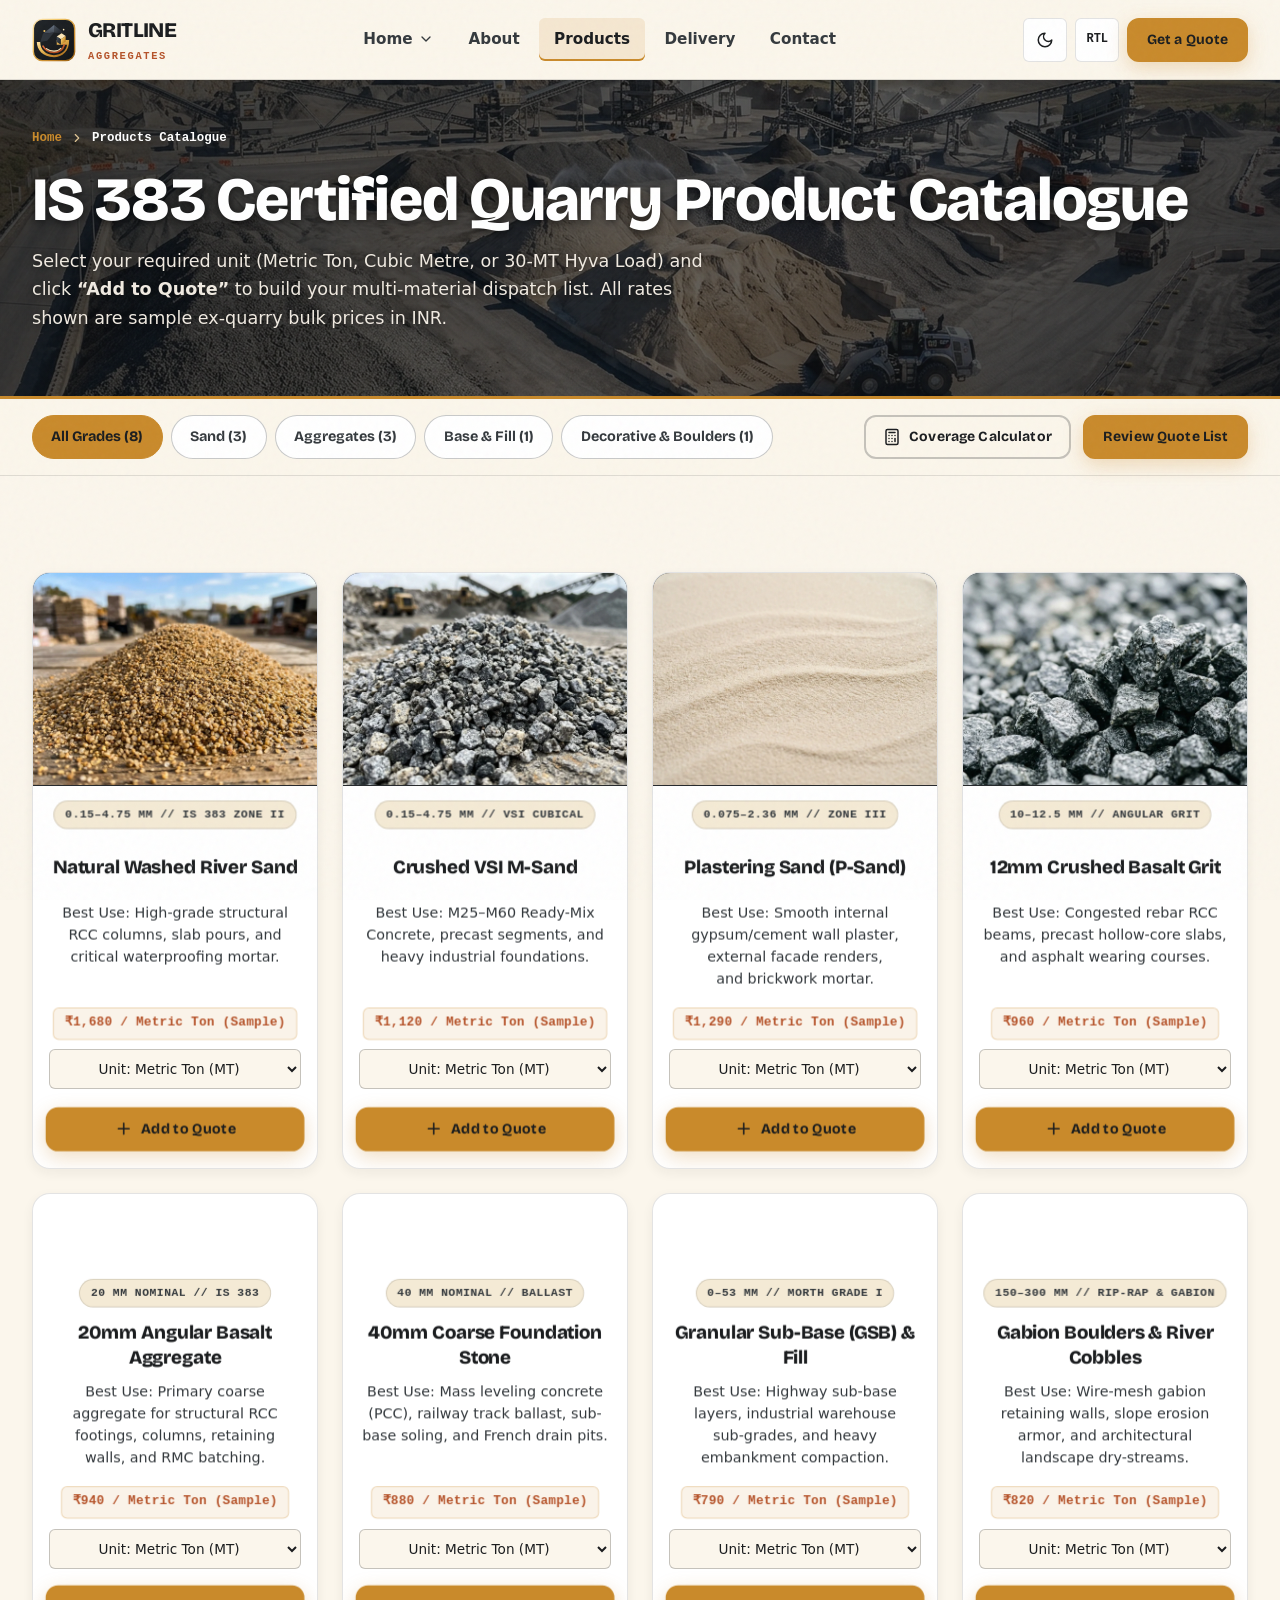
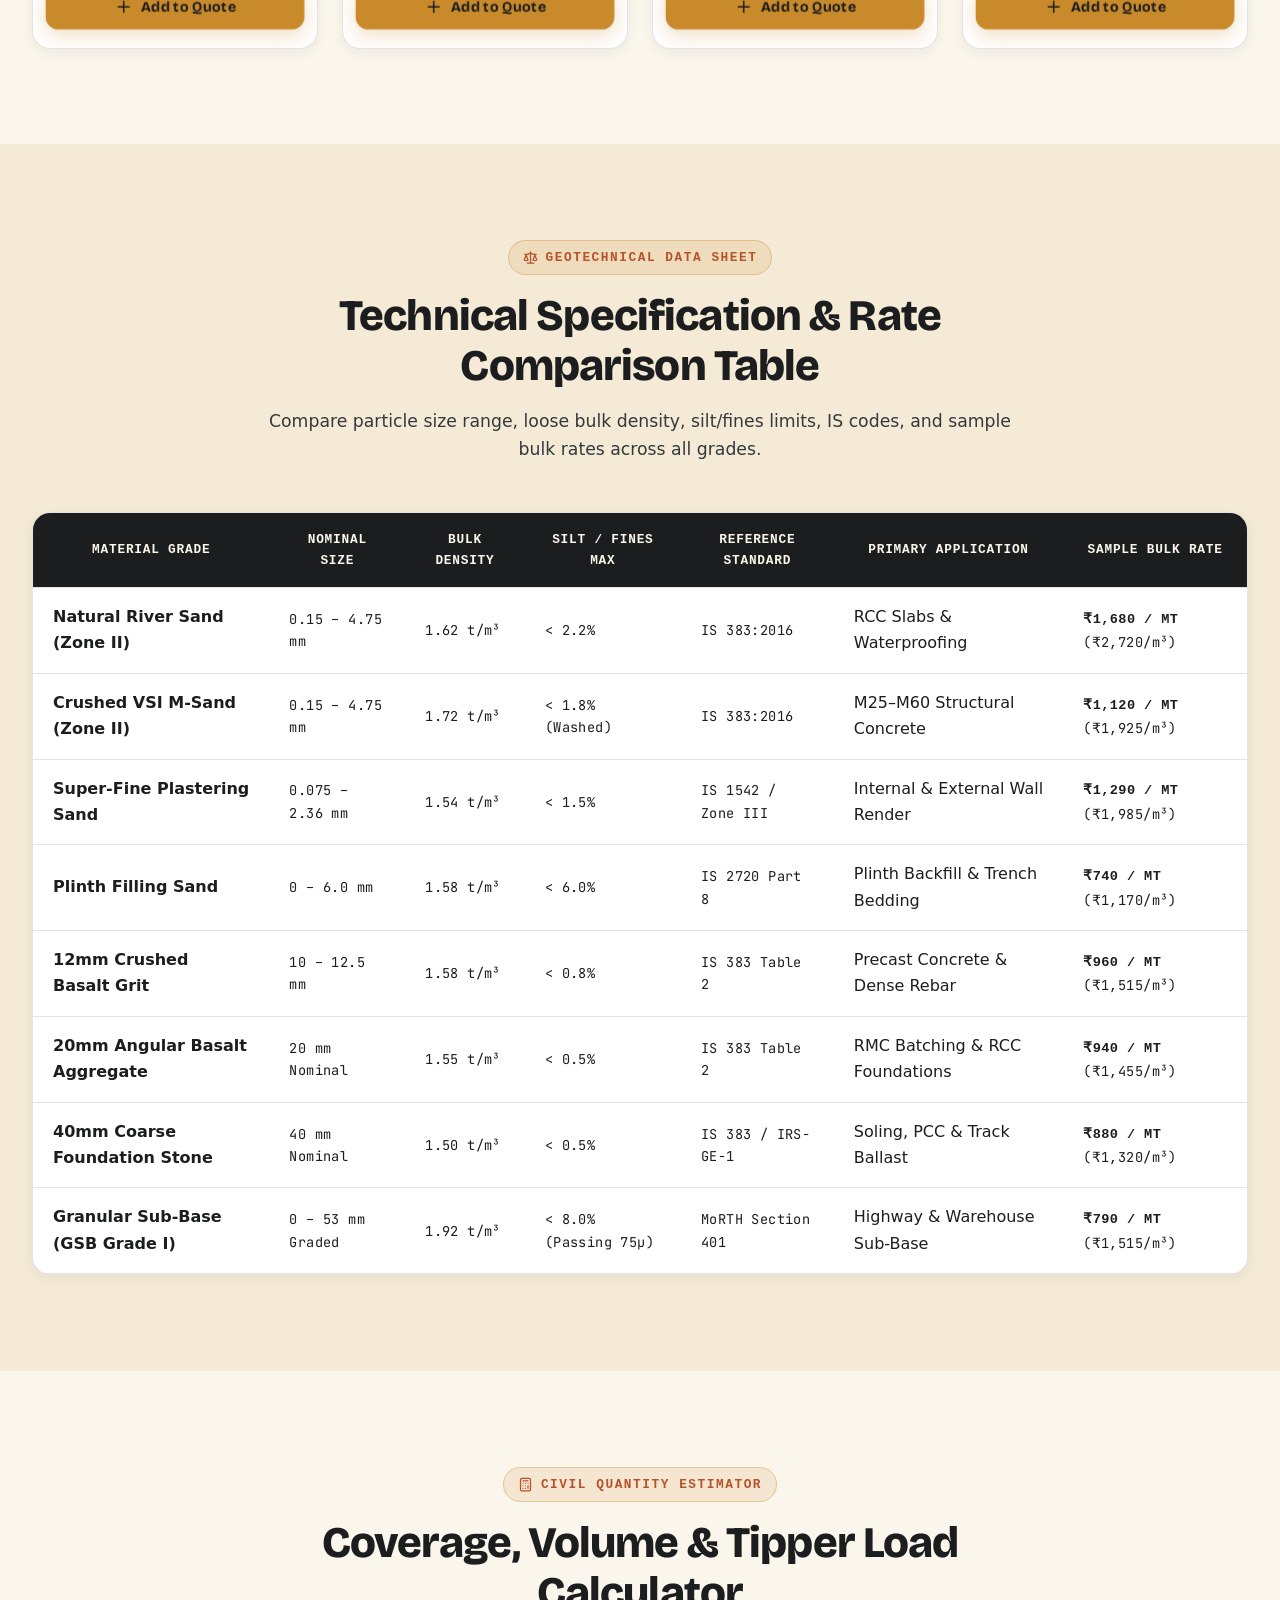
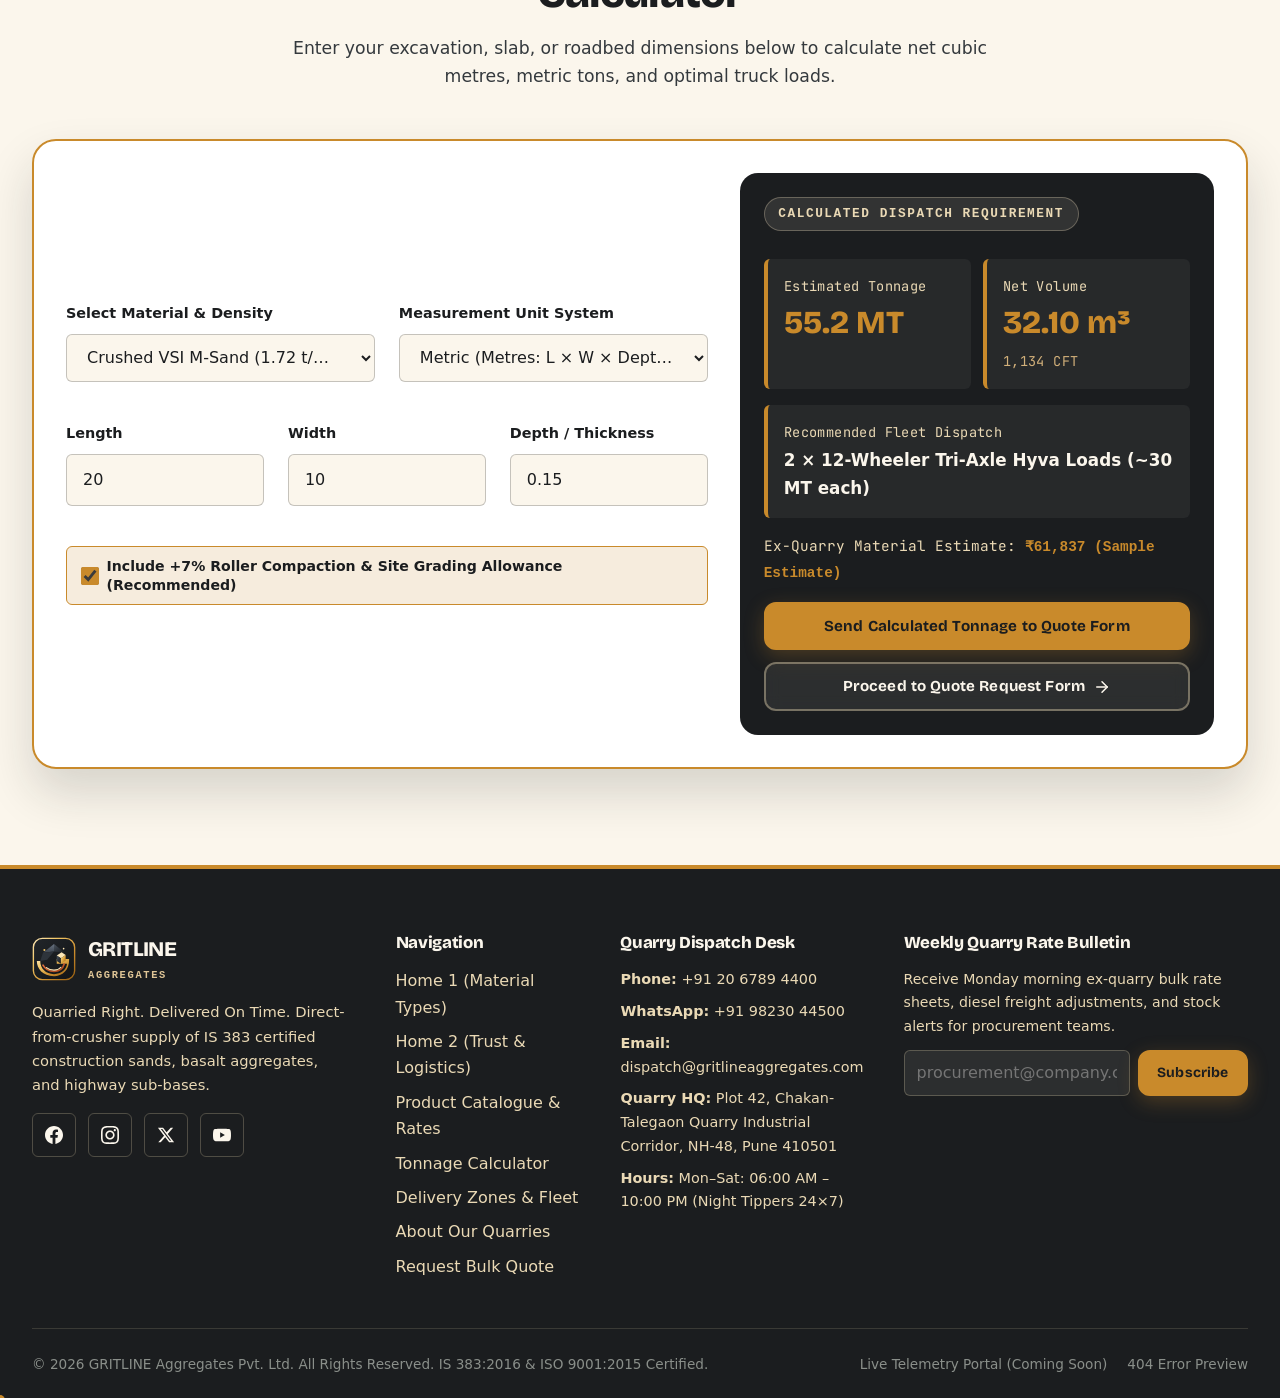
<file: pages/products.html>
<!DOCTYPE html>
<html lang="en" dir="ltr" data-theme="light">

<head>
  <meta charset="UTF-8">
  <meta name="viewport" content="width=device-width, initial-scale=1.0">
  <title>Aggregate &amp; Sand Catalogue | GRITLINE Ex-Quarry Bulk Rates</title>
  <meta name="description"
    content="Browse GRITLINE's IS 383 certified River Sand, VSI M-Sand, Plastering Sand, 12mm/20mm/40mm basalt aggregates, GSB, and boulders with tonnage calculator.">
  <link rel="canonical" href="https://gritlineaggregates.com/pages/products.html">

  <!-- Open Graph / Social Meta -->
  <meta property="og:type" content="website">
  <meta property="og:title" content="Aggregate &amp; Sand Catalogue | GRITLINE Aggregates">
  <meta property="og:description"
    content="Compare sieve specs, bulk density, and sample INR rates per ton or cubic metre. Calculate your project tonnage online.">
  <meta property="og:url" content="https://gritlineaggregates.com/pages/products.html">
  <meta property="og:image" content="../assets/images/products/prod-river-sand.jpg">
  <meta name="twitter:card" content="summary_large_image">

  <!-- Fonts & Stylesheets -->
  <link rel="preconnect" href="https://fonts.googleapis.com">
  <link rel="preconnect" href="https://fonts.gstatic.com" crossorigin>
  <link
    href="https://fonts.googleapis.com/css2?family=Bricolage+Grotesque:wght@700;800&family=DM+Sans:wght@400;500;700&family=JetBrains+Mono:wght@500;700&display=swap"
    rel="stylesheet">
  <link rel="icon" type="image/svg+xml" href="../assets/images/logo/favicon.svg">
  <link rel="stylesheet" href="../assets/fonts/fonts.css">
  <link rel="stylesheet" href="../assets/css/style.css">
  <link rel="stylesheet" href="../assets/css/dark-mode.css">
  <link rel="stylesheet" href="../assets/css/rtl.css">

  <!-- JSON-LD Structured Data: Product Catalogue -->
  <script type="application/ld+json">
  {
    "@context": "https://schema.org",
    "@type": "ItemList",
    "name": "GRITLINE Aggregates & Construction Sands Catalogue",
    "itemListElement": [
      {
        "@type": "Product",
        "position": 1,
        "name": "Natural Washed River Sand (Zone II)",
        "description": "Double-washed alluvial river sand conforming to IS 383 Zone II for structural concrete and masonry.",
        "offers": {
          "@type": "Offer",
          "priceCurrency": "INR",
          "price": "1680",
          "availability": "https://schema.org/InStock"
        }
      },
      {
        "@type": "Product",
        "position": 2,
        "name": "Crushed VSI M-Sand (Zone II)",
        "description": "Hydro-cyclone washed cubical manufactured sand for M25 to M60 structural concrete.",
        "offers": {
          "@type": "Offer",
          "priceCurrency": "INR",
          "price": "1120",
          "availability": "https://schema.org/InStock"
        }
      }
    ]
  }
  </script>
</head>

<body>
  <a href="#main-content" class="skip-link">Skip to main content</a>



  <!-- SHARED HEADER -->
  <header class="site-header">
    <div id="scroll-progress" class="scroll-progress" aria-hidden="true"></div>
    <div class="container header-inner">
      <a href="index.html" class="brand-logo" aria-label="GRITLINE Aggregates Home">
        <span class="brand-logo__mark" aria-hidden="true">
          <svg class="brand-logo__svg" viewBox="0 0 64 64" fill="none" xmlns="http://www.w3.org/2000/svg">
            <defs>
              <linearGradient id="gritlineGold" x1="0%" y1="0%" x2="100%" y2="100%">
                <stop offset="0%" stop-color="#FCE7B8"/>
                <stop offset="28%" stop-color="#F3C766"/>
                <stop offset="68%" stop-color="#C98A2B"/>
                <stop offset="100%" stop-color="#965D10"/>
              </linearGradient>
              <linearGradient id="gritlineSlate" x1="0%" y1="0%" x2="100%" y2="100%">
                <stop offset="0%" stop-color="#4C5560"/>
                <stop offset="50%" stop-color="#2D333A"/>
                <stop offset="100%" stop-color="#191B1E"/>
              </linearGradient>
              <linearGradient id="gritlineLightStone" x1="0%" y1="0%" x2="0%" y2="100%">
                <stop offset="0%" stop-color="#697482"/>
                <stop offset="100%" stop-color="#3D454F"/>
              </linearGradient>
              <linearGradient id="gritlineRust" x1="0%" y1="0%" x2="100%" y2="100%">
                <stop offset="0%" stop-color="#E87642"/>
                <stop offset="100%" stop-color="#A54018"/>
              </linearGradient>
              <linearGradient id="gritlineBadgeBg" x1="0%" y1="0%" x2="100%" y2="100%">
                <stop offset="0%" stop-color="#212529"/>
                <stop offset="100%" stop-color="#121416"/>
              </linearGradient>
            </defs>
            <rect x="2" y="2" width="60" height="60" rx="13" fill="url(#gritlineBadgeBg)" stroke="url(#gritlineGold)" stroke-width="2"/>
            <polygon points="32,10 16,23 32,21" fill="url(#gritlineLightStone)"/>
            <polygon points="32,10 48,23 32,21" fill="url(#gritlineSlate)"/>
            <polygon points="16,23 12,35 22,33 32,21" fill="#2E343B"/>
            <path d="M12 35 C12 46 20 54 32 54 C43 54 50 47 51 39 H36 V32 H54 C54.5 48.5 44 57 32 57 C15.5 57 7 46 7 35 L12 35 Z" fill="url(#gritlineGold)"/>
            <path d="M16 41 C19 46.5 25 50 32 50 C39.5 50 45 46 47 39" stroke="url(#gritlineRust)" stroke-width="2.4" stroke-linecap="round" fill="none"/>
            <path d="M21 44.5 C24 47 28 48.2 32 48.2 C36 48.2 39.5 47 42 44" stroke="#FCE7B8" stroke-width="1.6" stroke-linecap="round" fill="none"/>
            <polygon points="36,27 43,22 49,26 42,31" fill="#FCE7B8"/>
            <polygon points="42,31 49,26 49,34 42,39" fill="url(#gritlineGold)"/>
            <polygon points="36,27 42,31 42,39 36,35" fill="url(#gritlineSlate)"/>
            <circle cx="18" cy="19" r="1.5" fill="#F3C766"/>
            <circle cx="46" cy="17" r="1.2" fill="#FCE7B8"/>
          </svg>
        </span>
        <span>GRITLINE <span class="brand-logo__sub">Aggregates</span></span>
      </a>

      <nav aria-label="Primary Navigation">
        <ul class="nav-menu">
          <li class="nav-item nav-item--has-dropdown">
            <a href="index.html" class="nav-link" aria-haspopup="true" aria-expanded="false">
              Home <i data-lucide="chevron-down" width="16" height="16"></i>
            </a>
            <div class="nav-dropdown" role="menu" aria-label="Home Variations">
              <a href="index.html" class="nav-dropdown__link" role="menuitem">Home 1</a>
              <a href="home-2.html" class="nav-dropdown__link" role="menuitem">Home 2</a>
            </div>
          </li>
          <li class="nav-item"><a href="about.html" class="nav-link">About</a></li>
          <li class="nav-item"><a href="products.html" class="nav-link is-active">Products</a></li>
          <li class="nav-item"><a href="delivery.html" class="nav-link">Delivery</a></li>
          <li class="nav-item"><a href="contact.html" class="nav-link">Contact</a></li>
        </ul>
      </nav>

      <div class="header-actions">
        <button type="button" class="icon-btn" data-theme-toggle aria-label="Toggle Dark or Light Mode">
          <i data-lucide="sun" width="18" height="18"></i>
        </button>
        <button type="button" class="icon-btn" data-rtl-toggle aria-label="Toggle Right-to-Left Layout">RTL</button>
        <a href="contact.html" class="btn btn--primary btn--sm btn--magnetic">
          <span>Get a Quote</span>
          <span class="quote-tray-badge" data-quote-count style="display:none;">0</span>
        </a>
        <button type="button" id="hamburger-btn" class="icon-btn hamburger-btn" aria-label="Open Menu"
          aria-expanded="false" aria-controls="mobile-drawer">
          <i data-lucide="menu" width="22" height="22"></i>
        </button>
      </div>
    </div>
  </header>

  <!-- Mobile Navigation Drawer -->
  <div id="mobile-drawer" class="mobile-drawer" aria-label="Mobile Navigation">
    <nav class="mobile-drawer__nav">
      <div class="mobile-drawer__dropdown-wrapper">
        <button type="button" class="mobile-drawer__link mobile-drawer__link--toggle" aria-expanded="false">
          <span>Home</span>
          <i data-lucide="chevron-down" width="18" height="18" class="mobile-drawer__chevron"></i>
        </button>
        <div class="mobile-drawer__subnav">
          <a href="index.html" class="mobile-drawer__sublink">
            <span>Home 1</span>
          </a>
          <a href="home-2.html" class="mobile-drawer__sublink">
            <span>Home 2</span>
          </a>
        </div>
      </div>
      <a href="about.html" class="mobile-drawer__link">
        <span>About</span>
      </a>
      <a href="products.html" class="mobile-drawer__link is-active">
        <span>Products</span>
      </a>
      <a href="delivery.html" class="mobile-drawer__link">
        <span>Delivery</span>
      </a>
      <a href="contact.html" class="mobile-drawer__link">
        <span>Contact</span>
      </a>
    </nav>
    <div class="mobile-drawer__actions">
      <div class="mobile-drawer__controls">
        <button type="button" class="icon-btn" data-theme-toggle aria-label="Toggle Dark or Light Mode">
          <i data-lucide="sun" width="18" height="18"></i>
        </button>
        <button type="button" class="icon-btn" data-rtl-toggle aria-label="Toggle Right-to-Left Layout">
          RTL
        </button>
      </div>
      <a href="contact.html" class="btn btn--primary btn--full">
        <span>Get a Quote</span>
        <span class="quote-tray-badge" data-quote-count style="display:none;">0</span>
      </a>
    </div>
  </div>

  <main id="main-content" class="page-transition-wrapper">
    <!-- ======================================================================
         COMPACT PAGE BANNER
         ====================================================================== -->
    <section class="page-banner page-banner--products topo-bg" aria-labelledby="page-h1">
      <div class="page-banner__bg" aria-hidden="true">
        <picture>
          <source srcset="../assets/images/banners/banner-products.webp" type="image/webp">
          <img src="../assets/images/banners/banner-products.jpg" alt="Commercial quarry aggregate stockpiles and loading operations" width="1920" height="720" loading="eager">
        </picture>
      </div>
      <div class="page-banner__overlay" aria-hidden="true"></div>
      <div class="container page-banner__content">
        <nav class="breadcrumb" aria-label="Breadcrumb">
          <a href="index.html">Home</a>
          <i data-lucide="chevron-right" width="14" height="14"></i>
          <span aria-current="page">Products Catalogue</span>
        </nav>
        <h1 id="page-h1">IS 383 Certified Quarry Product Catalogue</h1>
        <p>
          Select your required unit (Metric Ton, Cubic Metre, or 30-MT Hyva Load) and click <strong>“Add to
            Quote”</strong> to build your multi-material dispatch list. All rates shown are sample ex-quarry bulk prices
          in INR.
        </p>
      </div>
    </section>

    <!-- ======================================================================
         STICKY FILTER BAR (All / Sand / Aggregates / Base & Fill / Decorative)
         ====================================================================== -->
    <div class="sticky-filter-bar" role="region" aria-label="Product Category Filter Bar">
      <div class="container filter-bar-inner">
        <div class="filter-pills" role="group" aria-label="Filter Products by Material Category">
          <button type="button" class="filter-pill is-active" data-product-filter="all" aria-pressed="true">All Grades
            (8)</button>
          <button type="button" class="filter-pill" data-product-filter="sand" aria-pressed="false">Sand (3)</button>
          <button type="button" class="filter-pill" data-product-filter="aggregates" aria-pressed="false">Aggregates
            (3)</button>
          <button type="button" class="filter-pill" data-product-filter="base" aria-pressed="false">Base &amp; Fill
            (1)</button>
          <button type="button" class="filter-pill" data-product-filter="decorative" aria-pressed="false">Decorative
            &amp; Boulders (1)</button>
        </div>
        <div class="filter-bar-actions">
          <a href="#calculator" class="btn btn--ghost btn--sm">
            <i data-lucide="calculator"></i> Coverage Calculator
          </a>
          <a href="contact.html" class="btn btn--primary btn--sm">
            <span>Review Quote List</span>
            <span class="quote-tray-badge" data-quote-count style="display:none;">0</span>
          </a>
        </div>
      </div>
    </div>

    <!-- ======================================================================
         PRODUCT GRID CARDS
         ====================================================================== -->
    <section class="section" aria-label="Available Construction Materials">
      <div class="container">
        <div id="products-grid" class="grid-4">
          <!-- Product 1: Natural Washed River Sand (With Unique Real Photograph) -->
          <article class="card card--sand card--settle" data-product-category="sand">
            <div class="card__media">
              <picture>
                <source srcset="../assets/images/products/prod-river-sand.webp" type="image/webp">
                <img src="../assets/images/products/prod-river-sand.jpg"
                  alt="Close-up macro photograph of washed natural golden-brown river sand stockpile" width="1200"
                  height="896" fetchpriority="high">
              </picture>
            </div>
            <span class="card__badge">0.15–4.75 mm // IS 383 Zone II</span>
            <h3 class="card__title">Natural Washed River Sand</h3>
            <p class="card__text">Best Use: High-grade structural RCC columns, slab pours, and critical waterproofing
              mortar.</p>
            <div class="card__meta">
              <span class="mono-spec" data-product-price style="color: var(--rust); font-weight:700;">₹1,680 / Metric
                Ton (Sample)</span>
            </div>
            <div style="width:100%; margin-bottom: 0.75rem;">
              <label for="unit-p1" class="visually-hidden">Select Unit for River Sand</label>
              <select id="unit-p1" class="form-control" data-unit-select
                style="min-height:40px; padding: 0.35rem 0.65rem; font-size:0.85rem;">
                <option value="Tons" data-price-label="₹1,680 / Metric Ton (Sample)">Unit: Metric Ton (MT)</option>
                <option value="Cubic Metres (m³)" data-price-label="₹2,720 / Cubic Metre (Sample)">Unit: Cubic Metre
                  (m³)</option>
                <option value="Hyva Load (30 MT)" data-price-label="₹49,500 / 30-MT Hyva Load">Unit: 30-MT Hyva Load
                </option>
              </select>
            </div>
            <div class="card__actions">
              <button type="button" class="btn btn--primary btn--sm btn--full"
                data-add-quote="Natural Washed River Sand (Zone II)">
                <i data-lucide="plus"></i> Add to Quote
              </button>
            </div>
          </article>

          <!-- Product 2: Crushed VSI M-Sand (With Unique Real Photograph) -->
          <article class="card card--sand card--settle" data-product-category="sand">
            <div class="card__media">
              <picture>
                <source srcset="../assets/images/products/prod-msand.webp" type="image/webp">
                <img src="../assets/images/products/prod-msand.jpg"
                  alt="Macro photograph of cubical silver-grey manufactured VSI M-Sand stockpile" width="1200"
                  height="896" loading="lazy">
              </picture>
            </div>
            <span class="card__badge">0.15–4.75 mm // VSI Cubical</span>
            <h3 class="card__title">Crushed VSI M-Sand</h3>
            <p class="card__text">Best Use: M25–M60 Ready-Mix Concrete, precast segments, and heavy industrial
              foundations.</p>
            <div class="card__meta">
              <span class="mono-spec" data-product-price style="color: var(--rust); font-weight:700;">₹1,120 / Metric
                Ton (Sample)</span>
            </div>
            <div style="width:100%; margin-bottom: 0.75rem;">
              <label for="unit-p2" class="visually-hidden">Select Unit for VSI M-Sand</label>
              <select id="unit-p2" class="form-control" data-unit-select
                style="min-height:40px; padding: 0.35rem 0.65rem; font-size:0.85rem;">
                <option value="Tons" data-price-label="₹1,120 / Metric Ton (Sample)">Unit: Metric Ton (MT)</option>
                <option value="Cubic Metres (m³)" data-price-label="₹1,925 / Cubic Metre (Sample)">Unit: Cubic Metre
                  (m³)</option>
                <option value="Hyva Load (30 MT)" data-price-label="₹33,000 / 30-MT Hyva Load">Unit: 30-MT Hyva Load
                </option>
              </select>
            </div>
            <div class="card__actions">
              <button type="button" class="btn btn--primary btn--sm btn--full"
                data-add-quote="Crushed VSI M-Sand (Zone II)">
                <i data-lucide="plus"></i> Add to Quote
              </button>
            </div>
          </article>

          <!-- Product 3: Super-Fine Plastering Sand (With Unique Real Photograph) -->
          <article class="card card--sand card--settle" data-product-category="sand">
            <div class="card__media">
              <picture>
                <source srcset="../assets/images/products/prod-plaster-sand.webp" type="image/webp">
                <img src="../assets/images/products/prod-plaster-sand.jpg"
                  alt="Close-up macro photograph of ultra-fine sifted beige plastering sand" width="1200" height="896"
                  loading="lazy">
              </picture>
            </div>
            <span class="card__badge">0.075–2.36 mm // Zone III</span>
            <h3 class="card__title">Plastering Sand (P-Sand)</h3>
            <p class="card__text">Best Use: Smooth internal gypsum/cement wall plaster, external facade renders, and
              brickwork mortar.</p>
            <div class="card__meta">
              <span class="mono-spec" data-product-price style="color: var(--rust); font-weight:700;">₹1,290 / Metric
                Ton (Sample)</span>
            </div>
            <div style="width:100%; margin-bottom: 0.75rem;">
              <label for="unit-p3" class="visually-hidden">Select Unit for Plastering Sand</label>
              <select id="unit-p3" class="form-control" data-unit-select
                style="min-height:40px; padding: 0.35rem 0.65rem; font-size:0.85rem;">
                <option value="Tons" data-price-label="₹1,290 / Metric Ton (Sample)">Unit: Metric Ton (MT)</option>
                <option value="Cubic Metres (m³)" data-price-label="₹1,985 / Cubic Metre (Sample)">Unit: Cubic Metre
                  (m³)</option>
                <option value="Hyva Load (30 MT)" data-price-label="₹38,100 / 30-MT Hyva Load">Unit: 30-MT Hyva Load
                </option>
              </select>
            </div>
            <div class="card__actions">
              <button type="button" class="btn btn--primary btn--sm btn--full"
                data-add-quote="Super-Fine Plastering Sand (Zone III)">
                <i data-lucide="plus"></i> Add to Quote
              </button>
            </div>
          </article>

          <!-- Product 4: 12mm Down-Grit Aggregate (With Unique Real Photograph) -->
          <article class="card card--sand card--settle" data-product-category="aggregates">
            <div class="card__media">
              <picture>
                <source srcset="../assets/images/products/prod-agg-12mm.webp" type="image/webp">
                <img src="../assets/images/products/prod-agg-12mm.jpg"
                  alt="Close-up macro photograph of 12mm angular crushed dark slate-grey granite grit" width="1200"
                  height="896" loading="lazy">
              </picture>
            </div>
            <span class="card__badge">10–12.5 mm // Angular Grit</span>
            <h3 class="card__title">12mm Crushed Basalt Grit</h3>
            <p class="card__text">Best Use: Congested rebar RCC beams, precast hollow-core slabs, and asphalt wearing
              courses.</p>
            <div class="card__meta">
              <span class="mono-spec" data-product-price style="color: var(--rust); font-weight:700;">₹960 / Metric Ton
                (Sample)</span>
            </div>
            <div style="width:100%; margin-bottom: 0.75rem;">
              <label for="unit-p4" class="visually-hidden">Select Unit for 12mm Aggregate</label>
              <select id="unit-p4" class="form-control" data-unit-select
                style="min-height:40px; padding: 0.35rem 0.65rem; font-size:0.85rem;">
                <option value="Tons" data-price-label="₹960 / Metric Ton (Sample)">Unit: Metric Ton (MT)</option>
                <option value="Cubic Metres (m³)" data-price-label="₹1,515 / Cubic Metre (Sample)">Unit: Cubic Metre
                  (m³)</option>
                <option value="Hyva Load (30 MT)" data-price-label="₹28,200 / 30-MT Hyva Load">Unit: 30-MT Hyva Load
                </option>
              </select>
            </div>
            <div class="card__actions">
              <button type="button" class="btn btn--primary btn--sm btn--full"
                data-add-quote="12mm Crushed Basalt Aggregate">
                <i data-lucide="plus"></i> Add to Quote
              </button>
            </div>
          </article>

          <!-- Product 5: 20mm Angular Crushed Basalt (Geotechnical Spec Card per Rule 3.7) -->
          <article class="card card--sand card--settle" data-product-category="aggregates">
            <div class="card__icon"><i data-lucide="hammer"></i></div>
            <span class="card__badge">20 mm Nominal // IS 383</span>
            <h3 class="card__title">20mm Angular Basalt Aggregate</h3>
            <p class="card__text">Best Use: Primary coarse aggregate for structural RCC footings, columns, retaining
              walls, and RMC batching.</p>
            <div class="card__meta">
              <span class="mono-spec" data-product-price style="color: var(--rust); font-weight:700;">₹940 / Metric Ton
                (Sample)</span>
            </div>
            <div style="width:100%; margin-bottom: 0.75rem;">
              <label for="unit-p5" class="visually-hidden">Select Unit for 20mm Aggregate</label>
              <select id="unit-p5" class="form-control" data-unit-select
                style="min-height:40px; padding: 0.35rem 0.65rem; font-size:0.85rem;">
                <option value="Tons" data-price-label="₹940 / Metric Ton (Sample)">Unit: Metric Ton (MT)</option>
                <option value="Cubic Metres (m³)" data-price-label="₹1,455 / Cubic Metre (Sample)">Unit: Cubic Metre
                  (m³)</option>
                <option value="Hyva Load (30 MT)" data-price-label="₹27,600 / 30-MT Hyva Load">Unit: 30-MT Hyva Load
                </option>
              </select>
            </div>
            <div class="card__actions">
              <button type="button" class="btn btn--primary btn--sm btn--full"
                data-add-quote="20mm Angular Crushed Basalt">
                <i data-lucide="plus"></i> Add to Quote
              </button>
            </div>
          </article>

          <!-- Product 6: 40mm Coarse Foundation Aggregate (Geotechnical Spec Card per Rule 3.7) -->
          <article class="card card--sand card--settle" data-product-category="aggregates">
            <div class="card__icon"><i data-lucide="mountain"></i></div>
            <span class="card__badge">40 mm Nominal // Ballast</span>
            <h3 class="card__title">40mm Coarse Foundation Stone</h3>
            <p class="card__text">Best Use: Mass leveling concrete (PCC), railway track ballast, sub-base soling, and
              French drain pits.</p>
            <div class="card__meta">
              <span class="mono-spec" data-product-price style="color: var(--rust); font-weight:700;">₹880 / Metric Ton
                (Sample)</span>
            </div>
            <div style="width:100%; margin-bottom: 0.75rem;">
              <label for="unit-p6" class="visually-hidden">Select Unit for 40mm Aggregate</label>
              <select id="unit-p6" class="form-control" data-unit-select
                style="min-height:40px; padding: 0.35rem 0.65rem; font-size:0.85rem;">
                <option value="Tons" data-price-label="₹880 / Metric Ton (Sample)">Unit: Metric Ton (MT)</option>
                <option value="Cubic Metres (m³)" data-price-label="₹1,320 / Cubic Metre (Sample)">Unit: Cubic Metre
                  (m³)</option>
                <option value="Hyva Load (30 MT)" data-price-label="₹25,800 / 30-MT Hyva Load">Unit: 30-MT Hyva Load
                </option>
              </select>
            </div>
            <div class="card__actions">
              <button type="button" class="btn btn--primary btn--sm btn--full"
                data-add-quote="40mm Coarse Foundation Aggregate">
                <i data-lucide="plus"></i> Add to Quote
              </button>
            </div>
          </article>

          <!-- Product 7: Granular Sub-Base GSB & Crusher Dust (Geotechnical Spec Card per Rule 3.7) -->
          <article class="card card--sand card--settle" data-product-category="base">
            <div class="card__icon"><i data-lucide="layers"></i></div>
            <span class="card__badge">0–53 mm // MoRTH Grade I</span>
            <h3 class="card__title">Granular Sub-Base (GSB) &amp; Fill</h3>
            <p class="card__text">Best Use: Highway sub-base layers, industrial warehouse sub-grades, and heavy
              embankment compaction.</p>
            <div class="card__meta">
              <span class="mono-spec" data-product-price style="color: var(--rust); font-weight:700;">₹790 / Metric Ton
                (Sample)</span>
            </div>
            <div style="width:100%; margin-bottom: 0.75rem;">
              <label for="unit-p7" class="visually-hidden">Select Unit for GSB</label>
              <select id="unit-p7" class="form-control" data-unit-select
                style="min-height:40px; padding: 0.35rem 0.65rem; font-size:0.85rem;">
                <option value="Tons" data-price-label="₹790 / Metric Ton (Sample)">Unit: Metric Ton (MT)</option>
                <option value="Cubic Metres (m³)" data-price-label="₹1,515 / Cubic Metre (Sample)">Unit: Cubic Metre
                  (m³)</option>
                <option value="Hyva Load (30 MT)" data-price-label="₹23,100 / 30-MT Hyva Load">Unit: 30-MT Hyva Load
                </option>
              </select>
            </div>
            <div class="card__actions">
              <button type="button" class="btn btn--primary btn--sm btn--full"
                data-add-quote="Granular Sub-Base (GSB Grade I)">
                <i data-lucide="plus"></i> Add to Quote
              </button>
            </div>
          </article>

          <!-- Product 8: Gabion Basalt Boulders & Drainage Cobbles (Geotechnical Spec Card per Rule 3.7) -->
          <article class="card card--sand card--settle" data-product-category="decorative">
            <div class="card__icon"><i data-lucide="shield-check"></i></div>
            <span class="card__badge">150–300 mm // Rip-Rap &amp; Gabion</span>
            <h3 class="card__title">Gabion Boulders &amp; River Cobbles</h3>
            <p class="card__text">Best Use: Wire-mesh gabion retaining walls, slope erosion armor, and architectural
              landscape dry-streams.</p>
            <div class="card__meta">
              <span class="mono-spec" data-product-price style="color: var(--rust); font-weight:700;">₹820 / Metric Ton
                (Sample)</span>
            </div>
            <div style="width:100%; margin-bottom: 0.75rem;">
              <label for="unit-p8" class="visually-hidden">Select Unit for Boulders</label>
              <select id="unit-p8" class="form-control" data-unit-select
                style="min-height:40px; padding: 0.35rem 0.65rem; font-size:0.85rem;">
                <option value="Tons" data-price-label="₹820 / Metric Ton (Sample)">Unit: Metric Ton (MT)</option>
                <option value="Cubic Metres (m³)" data-price-label="₹1,350 / Cubic Metre (Sample)">Unit: Cubic Metre
                  (m³)</option>
                <option value="Hyva Load (30 MT)" data-price-label="₹24,000 / 30-MT Hyva Load">Unit: 30-MT Hyva Load
                </option>
              </select>
            </div>
            <div class="card__actions">
              <button type="button" class="btn btn--primary btn--sm btn--full"
                data-add-quote="Gabion Basalt Boulders (150-300mm)">
                <i data-lucide="plus"></i> Add to Quote
              </button>
            </div>
          </article>
        </div>
      </div>
    </section>

    <!-- ======================================================================
         SPECIFICATION COMPARISON TABLE (Collapses into stacked cards on mobile)
         ====================================================================== -->
    <section class="section section--alt" aria-labelledby="sec-spectable-title">
      <div class="container">
        <div class="section-header reveal">
          <span class="eyebrow"><i data-lucide="scale" width="15" height="15"></i> Geotechnical Data Sheet</span>
          <h2 id="sec-spectable-title">Technical Specification &amp; Rate Comparison Table</h2>
          <p>Compare particle size range, loose bulk density, silt/fines limits, IS codes, and sample bulk rates across
            all grades.</p>
        </div>

        <div class="spec-table-wrap reveal">
          <table class="spec-table">
            <thead>
              <tr>
                <th scope="col">Material Grade</th>
                <th scope="col">Nominal Size</th>
                <th scope="col">Bulk Density</th>
                <th scope="col">Silt / Fines Max</th>
                <th scope="col">Reference Standard</th>
                <th scope="col">Primary Application</th>
                <th scope="col">Sample Bulk Rate</th>
              </tr>
            </thead>
            <tbody>
              <tr>
                <td data-label="Material Grade"><strong>Natural River Sand (Zone II)</strong></td>
                <td data-label="Nominal Size" class="mono-spec">0.15 – 4.75 mm</td>
                <td data-label="Bulk Density" class="mono-spec">1.62 t/m³</td>
                <td data-label="Silt / Fines Max" class="mono-spec">&lt; 2.2%</td>
                <td data-label="Reference Standard" class="mono-spec">IS 383:2016</td>
                <td data-label="Primary Application">RCC Slabs &amp; Waterproofing</td>
                <td data-label="Sample Bulk Rate" class="mono-spec"><strong>₹1,680 / MT</strong> (₹2,720/m³)</td>
              </tr>
              <tr>
                <td data-label="Material Grade"><strong>Crushed VSI M-Sand (Zone II)</strong></td>
                <td data-label="Nominal Size" class="mono-spec">0.15 – 4.75 mm</td>
                <td data-label="Bulk Density" class="mono-spec">1.72 t/m³</td>
                <td data-label="Silt / Fines Max" class="mono-spec">&lt; 1.8% (Washed)</td>
                <td data-label="Reference Standard" class="mono-spec">IS 383:2016</td>
                <td data-label="Primary Application">M25–M60 Structural Concrete</td>
                <td data-label="Sample Bulk Rate" class="mono-spec"><strong>₹1,120 / MT</strong> (₹1,925/m³)</td>
              </tr>
              <tr>
                <td data-label="Material Grade"><strong>Super-Fine Plastering Sand</strong></td>
                <td data-label="Nominal Size" class="mono-spec">0.075 – 2.36 mm</td>
                <td data-label="Bulk Density" class="mono-spec">1.54 t/m³</td>
                <td data-label="Silt / Fines Max" class="mono-spec">&lt; 1.5%</td>
                <td data-label="Reference Standard" class="mono-spec">IS 1542 / Zone III</td>
                <td data-label="Primary Application">Internal &amp; External Wall Render</td>
                <td data-label="Sample Bulk Rate" class="mono-spec"><strong>₹1,290 / MT</strong> (₹1,985/m³)</td>
              </tr>
              <tr>
                <td data-label="Material Grade"><strong>Plinth Filling Sand</strong></td>
                <td data-label="Nominal Size" class="mono-spec">0 – 6.0 mm</td>
                <td data-label="Bulk Density" class="mono-spec">1.58 t/m³</td>
                <td data-label="Silt / Fines Max" class="mono-spec">&lt; 6.0%</td>
                <td data-label="Reference Standard" class="mono-spec">IS 2720 Part 8</td>
                <td data-label="Primary Application">Plinth Backfill &amp; Trench Bedding</td>
                <td data-label="Sample Bulk Rate" class="mono-spec"><strong>₹740 / MT</strong> (₹1,170/m³)</td>
              </tr>
              <tr>
                <td data-label="Material Grade"><strong>12mm Crushed Basalt Grit</strong></td>
                <td data-label="Nominal Size" class="mono-spec">10 – 12.5 mm</td>
                <td data-label="Bulk Density" class="mono-spec">1.58 t/m³</td>
                <td data-label="Silt / Fines Max" class="mono-spec">&lt; 0.8%</td>
                <td data-label="Reference Standard" class="mono-spec">IS 383 Table 2</td>
                <td data-label="Primary Application">Precast Concrete &amp; Dense Rebar</td>
                <td data-label="Sample Bulk Rate" class="mono-spec"><strong>₹960 / MT</strong> (₹1,515/m³)</td>
              </tr>
              <tr>
                <td data-label="Material Grade"><strong>20mm Angular Basalt Aggregate</strong></td>
                <td data-label="Nominal Size" class="mono-spec">20 mm Nominal</td>
                <td data-label="Bulk Density" class="mono-spec">1.55 t/m³</td>
                <td data-label="Silt / Fines Max" class="mono-spec">&lt; 0.5%</td>
                <td data-label="Reference Standard" class="mono-spec">IS 383 Table 2</td>
                <td data-label="Primary Application">RMC Batching &amp; RCC Foundations</td>
                <td data-label="Sample Bulk Rate" class="mono-spec"><strong>₹940 / MT</strong> (₹1,455/m³)</td>
              </tr>
              <tr>
                <td data-label="Material Grade"><strong>40mm Coarse Foundation Stone</strong></td>
                <td data-label="Nominal Size" class="mono-spec">40 mm Nominal</td>
                <td data-label="Bulk Density" class="mono-spec">1.50 t/m³</td>
                <td data-label="Silt / Fines Max" class="mono-spec">&lt; 0.5%</td>
                <td data-label="Reference Standard" class="mono-spec">IS 383 / IRS-GE-1</td>
                <td data-label="Primary Application">Soling, PCC &amp; Track Ballast</td>
                <td data-label="Sample Bulk Rate" class="mono-spec"><strong>₹880 / MT</strong> (₹1,320/m³)</td>
              </tr>
              <tr>
                <td data-label="Material Grade"><strong>Granular Sub-Base (GSB Grade I)</strong></td>
                <td data-label="Nominal Size" class="mono-spec">0 – 53 mm Graded</td>
                <td data-label="Bulk Density" class="mono-spec">1.92 t/m³</td>
                <td data-label="Silt / Fines Max" class="mono-spec">&lt; 8.0% (Passing 75μ)</td>
                <td data-label="Reference Standard" class="mono-spec">MoRTH Section 401</td>
                <td data-label="Primary Application">Highway &amp; Warehouse Sub-Base</td>
                <td data-label="Sample Bulk Rate" class="mono-spec"><strong>₹790 / MT</strong> (₹1,515/m³)</td>
              </tr>
            </tbody>
          </table>
        </div>
      </div>
    </section>

    <!-- ======================================================================
         COVERAGE & QUANTITY CALCULATOR (Length x Width x Depth -> Tons & Trucks)
         ====================================================================== -->
    <section id="calculator" class="section" aria-labelledby="sec-calc-title">
      <div class="container">
        <div class="section-header reveal">
          <span class="eyebrow"><i data-lucide="calculator" width="15" height="15"></i> Civil Quantity Estimator</span>
          <h2 id="sec-calc-title">Coverage, Volume &amp; Tipper Load Calculator</h2>
          <p>Enter your excavation, slab, or roadbed dimensions below to calculate net cubic metres, metric tons, and
            optimal truck loads.</p>
        </div>

        <div class="calculator-panel reveal">
          <form id="coverage-calculator-form" aria-label="Material Tonnage Calculator">
            <div class="grid-2">
              <div class="form-group">
                <label for="calc-material" class="form-label">Select Material &amp; Density</label>
                <select id="calc-material" class="form-control">
                  <option value="Crushed VSI M-Sand (Zone II)" data-density="1.72" data-rate="1120">Crushed VSI M-Sand
                    (1.72 t/m³ — ₹1,120/MT)</option>
                  <option value="Natural Washed River Sand (Zone II)" data-density="1.62" data-rate="1680">Natural
                    Washed River Sand (1.62 t/m³ — ₹1,680/MT)</option>
                  <option value="Super-Fine Plastering Sand (Zone III)" data-density="1.54" data-rate="1290">Super-Fine
                    Plastering Sand (1.54 t/m³ — ₹1,290/MT)</option>
                  <option value="20mm Angular Crushed Basalt" data-density="1.55" data-rate="940">20mm Angular Crushed
                    Basalt (1.55 t/m³ — ₹940/MT)</option>
                  <option value="12mm Crushed Basalt Aggregate" data-density="1.58" data-rate="960">12mm Crushed Basalt
                    Grit (1.58 t/m³ — ₹960/MT)</option>
                  <option value="40mm Coarse Foundation Aggregate" data-density="1.50" data-rate="880">40mm Coarse
                    Foundation Stone (1.50 t/m³ — ₹880/MT)</option>
                  <option value="Granular Sub-Base (GSB Grade I)" data-density="1.92" data-rate="790">Granular Sub-Base
                    GSB (1.92 t/m³ — ₹790/MT)</option>
                  <option value="Gabion Basalt Boulders (150-300mm)" data-density="1.65" data-rate="820">Gabion Basalt
                    Boulders (1.65 t/m³ — ₹820/MT)</option>
                </select>
              </div>

              <div class="form-group">
                <label for="calc-unit-system" class="form-label">Measurement Unit System</label>
                <select id="calc-unit-system" class="form-control">
                  <option value="metric">Metric (Metres: L × W × Depth in m)</option>
                  <option value="imperial">Imperial (Feet: L × W × Depth in ft)</option>
                </select>
              </div>
            </div>

            <div class="grid-3">
              <div class="form-group">
                <label for="calc-length" class="form-label">Length</label>
                <input type="number" id="calc-length" class="form-control" value="20" min="0.5" step="0.5" required>
              </div>
              <div class="form-group">
                <label for="calc-width" class="form-label">Width</label>
                <input type="number" id="calc-width" class="form-control" value="10" min="0.5" step="0.5" required>
              </div>
              <div class="form-group">
                <label for="calc-depth" class="form-label">Depth / Thickness</label>
                <input type="number" id="calc-depth" class="form-control" value="0.15" min="0.02" step="0.01" required>
              </div>
            </div>

            <div class="calc-checkbox-wrap">
              <label class="material-check-label">
                <input type="checkbox" id="calc-wastage" checked>
                <span>Include +7% Roller Compaction &amp; Site Grading Allowance (Recommended)</span>
              </label>
            </div>
          </form>

          <!-- Live Output Panel -->
          <div class="calc-results-box" aria-live="polite">
            <div>
              <span class="eyebrow eyebrow--light">Calculated Dispatch Requirement</span>
              <div class="grid-2" style="margin-top: 0.75rem;">
                <div class="calc-metric">
                  <div class="mono-spec" style="color: var(--sand-200);">Estimated Tonnage</div>
                  <div id="calc-out-tons" class="calc-metric__val">55.2 MT</div>
                </div>
                <div class="calc-metric">
                  <div class="mono-spec" style="color: var(--sand-200);">Net Volume</div>
                  <div id="calc-out-volume" class="calc-metric__val">32.10 m³</div>
                  <div id="calc-out-cft" class="mono-spec" style="color: var(--sand-400);">1,134 CFT</div>
                </div>
              </div>

              <div class="calc-metric" style="margin-top: 1rem;">
                <div class="mono-spec" style="color: var(--sand-200);">Recommended Fleet Dispatch</div>
                <div id="calc-out-trucks"
                  style="font-weight: 700; font-size: 1.05rem; color: var(--sand-50); margin-top: 0.25rem;">
                  2 × 12-Wheeler Tri-Axle Hyva Loads (~30 MT each)
                </div>
              </div>

              <div style="margin-top: 1rem; font-family: var(--font-mono); font-size: 0.9rem; color: var(--sand-200);">
                Ex-Quarry Material Estimate: <strong id="calc-out-cost" style="color: var(--ochre);">₹61,824 (Sample
                  Estimate)</strong>
              </div>
            </div>

            <div style="display:flex; flex-wrap:wrap; gap: 0.75rem;">
              <button type="button" id="calc-add-to-quote" class="btn btn--primary btn--full">
                Send Calculated Tonnage to Quote Form
              </button>
              <a href="contact.html" class="btn btn--ghost-light btn--full">Proceed to Quote Request Form <i
                  data-lucide="arrow-right"></i></a>
            </div>
          </div>
        </div>
      </div>
    </section>
  </main>

  <!-- SHARED FOOTER -->
  <footer class="site-footer">
    <div class="container">
      <div class="footer-grid">
        <div>
          <a href="index.html" class="brand-logo" style="color: var(--sand-50); margin-bottom: 1rem;">
            <span class="brand-logo__mark" aria-hidden="true">
          <svg class="brand-logo__svg" viewBox="0 0 64 64" fill="none" xmlns="http://www.w3.org/2000/svg">
            <defs>
              <linearGradient id="ftGritlineGold" x1="0%" y1="0%" x2="100%" y2="100%">
                <stop offset="0%" stop-color="#FCE7B8"/>
                <stop offset="28%" stop-color="#F3C766"/>
                <stop offset="68%" stop-color="#C98A2B"/>
                <stop offset="100%" stop-color="#965D10"/>
              </linearGradient>
              <linearGradient id="ftGritlineSlate" x1="0%" y1="0%" x2="100%" y2="100%">
                <stop offset="0%" stop-color="#4C5560"/>
                <stop offset="50%" stop-color="#2D333A"/>
                <stop offset="100%" stop-color="#191B1E"/>
              </linearGradient>
              <linearGradient id="ftGritlineLightStone" x1="0%" y1="0%" x2="0%" y2="100%">
                <stop offset="0%" stop-color="#697482"/>
                <stop offset="100%" stop-color="#3D454F"/>
              </linearGradient>
              <linearGradient id="ftGritlineRust" x1="0%" y1="0%" x2="100%" y2="100%">
                <stop offset="0%" stop-color="#E87642"/>
                <stop offset="100%" stop-color="#A54018"/>
              </linearGradient>
              <linearGradient id="ftGritlineBadgeBg" x1="0%" y1="0%" x2="100%" y2="100%">
                <stop offset="0%" stop-color="#212529"/>
                <stop offset="100%" stop-color="#121416"/>
              </linearGradient>
            </defs>
            <rect x="2" y="2" width="60" height="60" rx="13" fill="url(#ftGritlineBadgeBg)" stroke="url(#ftGritlineGold)" stroke-width="2"/>
            <polygon points="32,10 16,23 32,21" fill="url(#ftGritlineLightStone)"/>
            <polygon points="32,10 48,23 32,21" fill="url(#ftGritlineSlate)"/>
            <polygon points="16,23 12,35 22,33 32,21" fill="#2E343B"/>
            <path d="M12 35 C12 46 20 54 32 54 C43 54 50 47 51 39 H36 V32 H54 C54.5 48.5 44 57 32 57 C15.5 57 7 46 7 35 L12 35 Z" fill="url(#ftGritlineGold)"/>
            <path d="M16 41 C19 46.5 25 50 32 50 C39.5 50 45 46 47 39" stroke="url(#ftGritlineRust)" stroke-width="2.4" stroke-linecap="round" fill="none"/>
            <path d="M21 44.5 C24 47 28 48.2 32 48.2 C36 48.2 39.5 47 42 44" stroke="#FCE7B8" stroke-width="1.6" stroke-linecap="round" fill="none"/>
            <polygon points="36,27 43,22 49,26 42,31" fill="#FCE7B8"/>
            <polygon points="42,31 49,26 49,34 42,39" fill="url(#ftGritlineGold)"/>
            <polygon points="36,27 42,31 42,39 36,35" fill="url(#ftGritlineSlate)"/>
            <circle cx="18" cy="19" r="1.5" fill="#F3C766"/>
            <circle cx="46" cy="17" r="1.2" fill="#FCE7B8"/>
          </svg>
        </span>
            <span>GRITLINE <span class="brand-logo__sub">Aggregates</span></span>
          </a>
          <p style="font-size: 0.92rem; color: var(--sand-200); max-width: 34ch;">
            Quarried Right. Delivered On Time. Direct-from-crusher supply of IS 383 certified construction sands, basalt
            aggregates, and highway sub-bases.
          </p>
          <div class="social-links" aria-label="Social Media Links">
            <a href="https://facebook.com" class="social-link" target="_blank" rel="noopener noreferrer"
              aria-label="GRITLINE on Facebook">
              <svg xmlns="http://www.w3.org/2000/svg" width="18" height="18" viewBox="0 0 24 24" fill="currentColor" aria-hidden="true">
                <path d="M24 12.073c0-6.627-5.373-12-12-12s-12 5.373-12 12c0 5.99 4.388 10.954 10.125 11.854v-8.385H7.078v-3.47h3.047V9.43c0-3.007 1.792-4.669 4.533-4.669 1.312 0 2.686.235 2.686.235v2.953H15.83c-1.491 0-1.956.925-1.956 1.874v2.25h3.328l-.532 3.47h-2.796v8.385C19.612 23.027 24 18.062 24 12.073z"/>
              </svg>
            </a>
            <a href="https://instagram.com" class="social-link" target="_blank" rel="noopener noreferrer"
              aria-label="GRITLINE on Instagram">
              <svg xmlns="http://www.w3.org/2000/svg" width="18" height="18" viewBox="0 0 24 24" fill="currentColor" aria-hidden="true">
                <path d="M12 2.163c3.204 0 3.584.012 4.85.07 3.252.148 4.771 1.691 4.919 4.919.058 1.265.069 1.645.069 4.849 0 3.205-.012 3.584-.069 4.849-.149 3.225-1.664 4.771-4.919 4.919-1.266.058-1.644.07-4.85.07-3.204 0-3.584-.012-4.849-.07-3.26-.149-4.771-1.699-4.919-4.92-.058-1.265-.07-1.644-.07-4.849 0-3.204.013-3.583.07-4.849.149-3.227 1.664-4.771 4.919-4.919 1.266-.057 1.645-.069 4.849-.069zm0-2.163c-3.259 0-3.667.014-4.947.072-4.358.2-6.78 2.618-6.98 6.98-.059 1.281-.073 1.689-.073 4.948 0 3.259.014 3.668.072 4.948.2 4.358 2.618 6.78 6.98 6.98 1.281.058 1.689.072 4.948.072 3.259 0 3.668-.014 4.948-.072 4.354-.2 6.782-2.618 6.979-6.98.059-1.28.073-1.689.073-4.948 0-3.259-.014-3.667-.072-4.947-.196-4.354-2.617-6.78-6.979-6.98-1.281-.059-1.69-.073-4.949-.073zm0 5.838c-3.403 0-6.162 2.759-6.162 6.162s2.759 6.163 6.162 6.163 6.162-2.759 6.162-6.163c0-3.403-2.759-6.162-6.162-6.162zm0 10.162c-2.209 0-4-1.79-4-4 0-2.209 1.791-4 4-4s4 1.791 4 4c0 2.21-1.791 4-4 4zm6.406-11.845c-.796 0-1.441.645-1.441 1.44s.645 1.44 1.441 1.44c.795 0 1.439-.645 1.439-1.44s-.644-1.44-1.439-1.44z"/>
              </svg>
            </a>
            <a href="https://x.com" class="social-link" target="_blank" rel="noopener noreferrer"
              aria-label="GRITLINE on X">
              <svg xmlns="http://www.w3.org/2000/svg" width="18" height="18" viewBox="0 0 24 24" fill="currentColor" aria-hidden="true">
                <path d="M18.244 2.25h3.308l-7.227 8.26 8.502 11.24H16.17l-5.214-6.817L4.99 21.75H1.68l7.73-8.835L1.254 2.25H8.08l4.713 6.231zm-1.161 17.52h1.833L7.084 4.126H5.117z"/>
              </svg>
            </a>
            <a href="https://youtube.com" class="social-link" target="_blank" rel="noopener noreferrer"
              aria-label="GRITLINE on YouTube">
              <svg xmlns="http://www.w3.org/2000/svg" width="18" height="18" viewBox="0 0 24 24" fill="currentColor" aria-hidden="true">
                <path d="M23.498 6.186a3.016 3.016 0 0 0-2.122-2.136C19.505 3.5 12 3.5 12 3.5s-7.505 0-9.377.55a3.016 3.016 0 0 0-2.122 2.136C0 8.07 0 12 0 12s0 3.93.502 5.814a3.016 3.016 0 0 0 2.122 2.136c1.871.55 9.376.55 9.376.55s7.505 0 9.377-.55a3.015 3.015 0 0 0 2.122-2.136C24 15.93 24 12 24 12s0-3.93-.502-5.814zM9.545 15.568V8.432L15.818 12l-6.273 3.568z"/>
              </svg>
            </a>
          </div>
        </div>

        <div>
          <h3 class="footer-title">Navigation</h3>
          <ul class="footer-links">
            <li><a href="index.html">Home 1 (Material Types)</a></li>
            <li><a href="home-2.html">Home 2 (Trust &amp; Logistics)</a></li>
            <li><a href="products.html">Product Catalogue &amp; Rates</a></li>
            <li><a href="products.html#calculator">Tonnage Calculator</a></li>
            <li><a href="delivery.html">Delivery Zones &amp; Fleet</a></li>
            <li><a href="about.html">About Our Quarries</a></li>
            <li><a href="contact.html">Request Bulk Quote</a></li>
          </ul>
        </div>

        <div>
          <h3 class="footer-title">Quarry Dispatch Desk</h3>
          <ul class="footer-links" style="font-size: 0.9rem;">
            <li><strong>Phone:</strong> <a href="tel:+912067894400">+91 20 6789 4400</a></li>
            <li><strong>WhatsApp:</strong> <a href="https://wa.me/919823044500">+91 98230 44500</a></li>
            <li><strong>Email:</strong> <a
                href="mailto:dispatch@gritlineaggregates.com">dispatch@gritlineaggregates.com</a></li>
            <li><strong>Quarry HQ:</strong> Plot 42, Chakan-Talegaon Quarry Industrial Corridor, NH-48, Pune 410501</li>
            <li><strong>Hours:</strong> Mon–Sat: 06:00 AM – 10:00 PM (Night Tippers 24×7)</li>
          </ul>
        </div>

        <div>
          <h3 class="footer-title">Weekly Quarry Rate Bulletin</h3>
          <p style="font-size: 0.88rem; color: var(--sand-200);">
            Receive Monday morning ex-quarry bulk rate sheets, diesel freight adjustments, and stock alerts for
            procurement teams.
          </p>
          <form class="newsletter-form" action="https://app.convertkit.com/forms/YOUR_FORM_ID/subscriptions"
            method="post" data-newsletter-form>
            <label for="footer-email" class="visually-hidden">Work Email Address</label>
            <input type="email" id="footer-email" name="email_address" placeholder="procurement@company.com" required>
            <button type="submit" class="btn btn--primary btn--sm">Subscribe</button>
          </form>
          <p data-newsletter-msg style="font-size: 0.78rem; margin-top: 0.5rem;" aria-live="polite"></p>
        </div>
      </div>

      <div class="footer-bottom">
        <p>&copy; 2026 GRITLINE Aggregates Pvt. Ltd. All Rights Reserved. IS 383:2016 &amp; ISO 9001:2015 Certified.</p>
        <div style="display:flex; gap: 1.25rem;">
          <a href="coming-soon.html">Live Telemetry Portal (Coming Soon)</a>
          <a href="404.html">404 Error Preview</a>
        </div>
      </div>
    </div>
  </footer>

  <!-- Scroll to Top Floating Button -->
  <button type="button" id="scroll-top-btn" class="scroll-top-btn" aria-label="Scroll to top">
    <svg xmlns="http://www.w3.org/2000/svg" width="22" height="22" viewBox="0 0 24 24" fill="none" stroke="currentColor" stroke-width="2.5" stroke-linecap="round" stroke-linejoin="round" aria-hidden="true"><path d="m18 15-6-6-6 6"/></svg>
  </button>

  <script type="module" src="../assets/js/main.js"></script>
</body>

</html>
</file>
<file: assets/fonts/fonts.css>
/* ==========================================================================
   GRITLINE AGGREGATES — Typography & Local Font Declarations (fonts.css)
   Max 3 Fonts: Bricolage Grotesque (Display), DM Sans (Body), JetBrains Mono
   TODO: customize font files by placing WOFF2 files in assets/fonts/
   ========================================================================== */

@font-face {
  font-family: 'Bricolage Grotesque';
  font-style: normal;
  font-weight: 700 800;
  font-display: swap;
  src: local('Bricolage Grotesque Bold'), local('BricolageGrotesque-Bold');
}

@font-face {
  font-family: 'DM Sans';
  font-style: normal;
  font-weight: 400 700;
  font-display: swap;
  src: local('DM Sans Regular'), local('DMSans-Regular');
}

@font-face {
  font-family: 'JetBrains Mono';
  font-style: normal;
  font-weight: 500 700;
  font-display: swap;
  src: local('JetBrains Mono'), local('JetBrainsMono-Regular');
}
</file>
<file: assets/css/style.css>
/* ==========================================================================
   GRITLINE AGGREGATES — Master Design System & Stylesheet (style.css)
   Tagline: "Quarried Right. Delivered On Time."
   Author: GRITLINE Front-End Architecture
   ========================================================================== */

/* --------------------------------------------------------------------------
   1. CSS CUSTOM PROPERTIES (Earth-and-Quarry Palette & Spacing Scale)
   TODO: customize brand colors below to match your quarry / corporate identity
   -------------------------------------------------------------------------- */
:root {
  /* Core Earth & Quarry Palette (Strictly as specified) */
  --sand-50: #FBF6EC;
  /* bleached sand (light bg) */
  --sand-100: #F4EAD5;
  /* soft warm sand surface */
  --sand-200: #EAD9B5;
  /* dune */
  --sand-300: #DFC596;
  /* warm stone border */
  --sand-400: #D2B07A;
  /* river sand */
  --ochre: #C98A2B;
  /* primary accent / CTAs */
  --ochre-dark: #A66E1B;
  /* high-contrast ochre for WCAG AA text/hover */
  --ochre-glow: rgba(201, 138, 43, 0.28);
  --rust: #B5532A;
  /* secondary accent, hovers */
  --rust-dark: #933F1C;
  /* deep terracotta rust */
  --slate-900: #1B1D1F;
  /* quarry black (dark bg / primary heading text) */
  --slate-800: #25282B;
  /* basalt dark surface */
  --slate-700: #34393D;
  /* crushed granite */
  --slate-600: #4A5056;
  /* body copy secondary */
  --stone-500: #8A8F8A;
  /* gravel grey */
  --moss: #4F6B4A;
  /* subtle success/eco accent */
  --moss-bg: rgba(79, 107, 74, 0.14);
  --danger: #B93829;
  /* error / alert state */
  --danger-bg: rgba(185, 56, 41, 0.12);

  /* Semantic Theme Tokens (Light Mode Default) */
  --bg-primary: var(--sand-50);
  --bg-secondary: var(--sand-100);
  --bg-tertiary: var(--sand-200);
  --bg-surface: #FFFFFF;
  --bg-surface-elev: #FFFDF9;
  --bg-glass: rgba(251, 246, 236, 0.85);
  --bg-dark-band: var(--slate-900);

  --text-primary: var(--slate-900);
  --text-secondary: var(--slate-700);
  --text-muted: #575C59;
  /* WCAG AA compliant stone grey on sand-50 */
  --text-on-dark: var(--sand-50);
  --text-on-accent: #1B1D1F;

  --border-subtle: rgba(27, 29, 31, 0.12);
  --border-strong: rgba(27, 29, 31, 0.24);
  --border-accent: var(--ochre);

  --shadow-sm: 0 4px 12px rgba(27, 29, 31, 0.06);
  --shadow-md: 0 12px 32px rgba(27, 29, 31, 0.10);
  --shadow-lg: 0 24px 48px rgba(27, 29, 31, 0.16);
  --shadow-tilt: 0 28px 60px rgba(27, 29, 31, 0.22);

  /* Typography — Max 3 Font Families */
  --font-display: 'Bricolage Grotesque', 'Syne', system-ui, -apple-system, sans-serif;
  --font-body: 'DM Sans', 'Inter', system-ui, -apple-system, sans-serif;
  --font-mono: 'JetBrains Mono', monospace;

  /* 4px / 8px Spacing Scale */
  --space-1: 0.25rem;
  /* 4px */
  --space-2: 0.5rem;
  /* 8px */
  --space-3: 0.75rem;
  /* 12px */
  --space-4: 1rem;
  /* 16px */
  --space-5: 1.25rem;
  /* 20px */
  --space-6: 1.5rem;
  /* 24px */
  --space-8: 2rem;
  /* 32px */
  --space-10: 2.5rem;
  /* 40px */
  --space-12: 3rem;
  /* 48px */
  --space-16: 4rem;
  /* 64px */
  --space-20: 5rem;
  /* 80px */
  --space-24: 6rem;
  /* 96px */

  /* Radii & Transitions */
  --radius-sm: 6px;
  --radius-md: 12px;
  --radius-lg: 18px;
  --radius-xl: 24px;
  --radius-pill: 9999px;

  --ease-out: cubic-bezier(0.22, 1, 0.36, 1);
  --ease-spring: cubic-bezier(0.34, 1.56, 0.64, 1);
  --transition-fast: 180ms var(--ease-out);
  --transition-base: 320ms var(--ease-out);
  --transition-slow: 600ms var(--ease-out);

  /* Layout */
  --container-max: 1320px;
  --header-height: 80px;
}

/* --------------------------------------------------------------------------
   2. RESET & BASE ACCESSIBILITY
   -------------------------------------------------------------------------- */
*,
*::before,
*::after {
  box-sizing: border-box;
  margin: 0;
  padding: 0;
}

html {
  font-size: 16px;
  scroll-behavior: smooth;
  scroll-padding-top: calc(var(--header-height) + 24px);
  -webkit-text-size-adjust: 100%;
  overflow-x: clip;
}

body {
  font-family: var(--font-body);
  font-size: 1rem;
  line-height: 1.65;
  color: var(--text-primary);
  background-color: var(--bg-primary);
  overflow-x: clip;
  width: 100%;
  min-width: 0;
  position: relative;
  transition: background-color var(--transition-base), color var(--transition-base);
}

/* Subtle Mineral Grain & Topographic Pattern Overlay (CSS/SVG only) */
body::before {
  content: "";
  position: fixed;
  inset: 0;
  pointer-events: none;
  z-index: 9990;
  opacity: 0.032;
  background-image: url("data:image/svg+xml,%3Csvg viewBox='0 0 200 200' xmlns='http://www.w3.org/2000/svg'%3E%3Cfilter id='noiseFilter'%3E%3CfeTurbulence type='fractalNoise' baseFrequency='0.85' numOctaves='3' stitchTiles='stitch'/%3E%3C/filter%3E%3Crect width='100%25' height='100%25' filter='url(%23noiseFilter)'/%3E%3C/svg%3E");
}

.topo-bg {
  background-image: url("data:image/svg+xml,%3Csvg width='400' height='400' viewBox='0 0 400 400' xmlns='http://www.w3.org/2000/svg'%3E%3Cpath d='M0 80 Q 100 40, 200 90 T 400 70 M0 160 Q 120 110, 240 170 T 400 150 M0 250 Q 90 210, 210 260 T 400 230 M0 330 Q 140 290, 260 340 T 400 310' fill='none' stroke='%23C98A2B' stroke-width='1' stroke-opacity='0.14'/%3E%3C/svg%3E");
  background-size: 400px 400px;
}

img,
picture,
video,
canvas,
svg {
  display: block;
  max-width: 100%;
}

img {
  height: auto;
  object-fit: cover;
}

a {
  color: inherit;
  text-decoration: none;
  transition: color var(--transition-fast);
}

ul,
ol {
  list-style: none;
}

button,
input,
select,
textarea {
  font: inherit;
  color: inherit;
  background: transparent;
  border: none;
}

button {
  cursor: pointer;
}

/* WCAG 2.1 AA Focus Ring */
:focus-visible {
  outline: 3px solid var(--ochre);
  outline-offset: 3px;
  border-radius: var(--radius-sm);
}

/* Visually Hidden Utility for Screen-Reader Accessibility */
.visually-hidden {
  position: absolute !important;
  width: 1px !important;
  height: 1px !important;
  padding: 0 !important;
  margin: -1px !important;
  overflow: hidden !important;
  clip: rect(0, 0, 0, 0) !important;
  white-space: nowrap !important;
  border: 0 !important;
}

/* Skip to Content Link */
a.skip-link {
  position: fixed;
  top: -100px;
  inset-inline-start: var(--space-4);
  z-index: 10001;
  background: var(--slate-900);
  color: var(--sand-50);
  padding: var(--space-3) var(--space-5);
  font-weight: 700;
  border-radius: var(--radius-md);
  border: 2px solid var(--ochre);
  transition: top var(--transition-fast);
}

a.skip-link:focus {
  top: var(--space-4);
}

/* Page Transition Fade */
.page-transition-wrapper {
  animation: pageFadeIn 0.45s var(--ease-out) forwards;
}

@keyframes pageFadeIn {
  from {
    opacity: 0;
    transform: translateY(6px);
  }

  to {
    opacity: 1;
    transform: translateY(0);
  }
}

/* Preloader (Disabled) */
.preloader {
  display: none !important;
}

.preloader.is-hidden {
  opacity: 0;
  visibility: hidden;
  pointer-events: none;
}

.preloader__hopper {
  width: 64px;
  height: 64px;
  border: 3px solid var(--sand-400);
  border-radius: var(--radius-md);
  position: relative;
  overflow: hidden;
  background: rgba(255, 255, 255, 0.04);
}

.preloader__sand-fill {
  position: absolute;
  bottom: 0;
  inset-inline: 0;
  height: 0%;
  background: linear-gradient(180deg, var(--ochre) 0%, var(--rust) 100%);
  animation: sandFillUp 0.85s var(--ease-out) forwards;
}

.preloader__label {
  font-family: var(--font-mono);
  font-size: 0.75rem;
  letter-spacing: 0.16em;
  text-transform: uppercase;
  color: var(--sand-200);
}

@keyframes sandFillUp {
  0% {
    height: 0%;
  }

  100% {
    height: 100%;
  }
}

/* Custom Grain-Trail Cursor (Desktop only) */
.cursor-dot {
  position: fixed;
  width: 10px;
  height: 10px;
  background: var(--ochre);
  border-radius: 50%;
  pointer-events: none;
  z-index: 9998;
  transform: translate(-50%, -50%);
  transition: width 0.2s, height 0.2s, background-color 0.2s;
  display: none;
}

.cursor-grain {
  position: fixed;
  width: 5px;
  height: 5px;
  background: var(--sand-400);
  border-radius: 1px;
  pointer-events: none;
  z-index: 9997;
  animation: grainFall 0.65s ease-out forwards;
}

@keyframes grainFall {
  0% {
    opacity: 0.85;
    transform: translate(-50%, -50%) scale(1) rotate(0deg);
  }

  100% {
    opacity: 0;
    transform: translate(-50%, 18px) scale(0.3) rotate(45deg);
  }
}

@media (hover: hover) and (pointer: fine) {
  .cursor-dot {
    display: block;
  }
}

/* --------------------------------------------------------------------------
   3. TYPOGRAPHY & UTILITY CLASSES
   -------------------------------------------------------------------------- */
h1,
h2,
h3,
h4,
h5,
h6 {
  font-family: var(--font-display);
  font-weight: 800;
  line-height: 1.15;
  letter-spacing: -0.02em;
  color: var(--text-primary);
}

.h1,
h1 {
  font-size: clamp(2.35rem, 4.8vw, 4.25rem);
}

.h2,
h2 {
  font-size: clamp(1.85rem, 3.4vw, 2.85rem);
}

.h3,
h3 {
  font-size: clamp(1.25rem, 2vw, 1.6rem);
}

.h4,
h4 {
  font-size: 1.15rem;
}

.eyebrow {
  display: inline-flex;
  align-items: center;
  gap: var(--space-2);
  font-family: var(--font-mono);
  font-size: 0.8rem;
  font-weight: 600;
  text-transform: uppercase;
  letter-spacing: 0.12em;
  color: var(--rust);
  background: rgba(201, 138, 43, 0.14);
  border: 1px solid rgba(201, 138, 43, 0.35);
  padding: 0.35rem 0.85rem;
  border-radius: var(--radius-pill);
  margin-bottom: var(--space-4);
}

.eyebrow--light {
  color: var(--sand-200);
  background: rgba(251, 246, 236, 0.1);
  border-color: rgba(234, 217, 181, 0.3);
}

.mono-spec {
  font-family: var(--font-mono);
  font-size: 0.85rem;
  letter-spacing: 0.03em;
}

.container {
  width: 100%;
  max-width: var(--container-max);
  margin-inline: auto;
  padding-inline: var(--space-4);
}

@media (min-width: 640px) {
  .container {
    padding-inline: var(--space-6);
  }
}

@media (min-width: 1024px) {
  .container {
    padding-inline: var(--space-8);
  }
}

.section {
  padding-block: var(--space-16);
  position: relative;
}

@media (min-width: 1024px) {
  .section {
    padding-block: var(--space-24);
  }
}

.section--alt {
  background-color: var(--bg-secondary);
}

.section--dark {
  background-color: var(--slate-900);
  color: var(--sand-50);
}

.section--dark h2,
.section--dark h3,
.section--dark h4 {
  color: var(--sand-50);
}

.section--dark p {
  color: var(--sand-200);
}

.section-header {
  max-width: 760px;
  margin-inline: auto;
  margin-bottom: var(--space-12);
  text-align: center;
}

.section-header p {
  margin-top: var(--space-4);
  font-size: 1.08rem;
  color: var(--text-secondary);
}

.section--dark .section-header p {
  color: var(--sand-200);
}

/* Animated Sand-Dune SVG Section Divider */
.dune-divider {
  width: 100%;
  height: 48px;
  overflow: hidden;
  line-height: 0;
  pointer-events: none;
}

.dune-divider svg {
  width: 100%;
  height: 100%;
  display: block;
}

/* Scroll Reveal Animations */
.reveal {
  opacity: 0;
  transform: translateY(28px);
  transition: opacity 0.65s var(--ease-out), transform 0.65s var(--ease-out);
}

.reveal.is-visible {
  opacity: 1;
  transform: translateY(0);
}

/* Hero Text Mask Reveal */
.hero-mask-line {
  display: block;
  overflow: hidden;
}

.hero-mask-inner {
  display: inline-block;
  animation: maskSlideUp 0.8s var(--ease-out) both;
}

@keyframes maskSlideUp {
  0% {
    transform: translateY(105%);
    opacity: 0;
  }

  100% {
    transform: translateY(0);
    opacity: 1;
  }
}

/* --------------------------------------------------------------------------
   4. BUTTON SYSTEM (Primary, Secondary, Ghost + Dust-Puff & Magnetic)
   -------------------------------------------------------------------------- */
.btn {
  display: inline-flex;
  align-items: center;
  justify-content: center;
  gap: var(--space-2);
  min-height: 48px;
  /* Exceeds 44px WCAG mobile touch target */
  padding: 0.75rem 1.5rem;
  font-family: var(--font-display);
  font-weight: 700;
  font-size: 0.95rem;
  letter-spacing: 0.01em;
  border-radius: var(--radius-md);
  position: relative;
  overflow: hidden;
  transition: transform var(--transition-fast), background-color var(--transition-fast), color var(--transition-fast), border-color var(--transition-fast), box-shadow var(--transition-fast);
  text-align: center;
  white-space: nowrap;
}

.btn svg {
  width: 18px;
  height: 18px;
  flex-shrink: 0;
  transition: transform var(--transition-fast);
}

.btn:hover svg {
  transform: translateX(3px);
}

.btn--primary {
  background-color: var(--ochre);
  color: #1B1D1F;
  border: 2px solid var(--ochre);
  box-shadow: 0 6px 20px var(--ochre-glow);
}

.btn--primary:hover {
  background-color: var(--rust);
  border-color: var(--rust);
  color: var(--sand-50);
  transform: translateY(-2px);
}

.btn--secondary {
  background-color: var(--slate-900);
  color: var(--sand-50);
  border: 2px solid var(--slate-900);
}

.btn--secondary:hover {
  background-color: var(--rust);
  border-color: var(--rust);
  color: var(--sand-50);
  transform: translateY(-2px);
}

.btn--ghost {
  background-color: transparent;
  color: var(--text-primary);
  border: 2px solid var(--border-strong);
}

.btn--ghost:hover {
  border-color: var(--ochre);
  background-color: rgba(201, 138, 43, 0.1);
  transform: translateY(-2px);
}

.btn--ghost-light {
  background-color: rgba(251, 246, 236, 0.08);
  color: var(--sand-50);
  border: 2px solid rgba(234, 217, 181, 0.4);
  backdrop-filter: blur(8px);
}

.btn--ghost-light:hover {
  background-color: var(--ochre);
  border-color: var(--ochre);
  color: var(--slate-900);
}

.btn--sm {
  min-height: 44px;
  padding: 0.5rem 1.1rem;
  font-size: 0.875rem;
}

.btn--full {
  width: 100%;
}

/* Dust-puff particle burst on button click */
.dust-puff {
  position: absolute;
  width: 8px;
  height: 8px;
  border-radius: 50%;
  background: var(--sand-200);
  pointer-events: none;
  animation: dustBurst 0.55s ease-out forwards;
}

@keyframes dustBurst {
  0% {
    opacity: 0.9;
    transform: translate(0, 0) scale(1);
  }

  100% {
    opacity: 0;
    transform: translate(var(--dx, 16px), var(--dy, -16px)) scale(2.4);
  }
}

/* --------------------------------------------------------------------------
   5. STRICT REUSABLE 3D TILT CARD COMPONENT (.card)
   - ALL cards use 3D tilt effect (perspective, glare layer, preserve-3d)
   - In ALL views (mobile, tablet, desktop): icons & text inside cards are
     STRICTLY CENTER-ALIGNED!
   -------------------------------------------------------------------------- */
.card {
  position: relative;
  display: flex;
  flex-direction: column;
  align-items: center;
  justify-content: flex-start;
  text-align: center;
  /* STRICT: Center-aligned at all breakpoints */
  background-color: var(--bg-surface);
  border: 1px solid var(--border-subtle);
  border-radius: var(--radius-lg);
  padding: var(--space-6) var(--space-4);
  box-shadow: var(--shadow-sm);
  transform-style: preserve-3d;
  perspective: 1000px;
  will-change: transform;
  transition: transform var(--transition-base), box-shadow var(--transition-base), border-color var(--transition-base);
  overflow: hidden;
  height: 100%;
  width: 100%;
  min-width: 0;
}

.card * {
  text-align: center;
}

.card:hover {
  border-color: var(--ochre);
  box-shadow: var(--shadow-tilt);
}

/* Glare / Highlight Layer for 3D Tilt */
.card__glare {
  position: absolute;
  inset: 0;
  pointer-events: none;
  z-index: 3;
  background: radial-gradient(circle at 50% 50%, rgba(251, 246, 236, 0.35), transparent 65%);
  opacity: 0;
  transition: opacity var(--transition-fast);
}

.card:hover .card__glare {
  opacity: 1;
}

/* Inner elements lifted via translateZ */
.card__media {
  width: calc(100% + var(--space-8));
  margin-top: calc(var(--space-6) * -1);
  margin-inline: calc(var(--space-4) * -1);
  margin-bottom: var(--space-4);
  aspect-ratio: 4 / 3;
  overflow: hidden;
  position: relative;
  background: var(--slate-800);
}

.card__media img {
  width: 100%;
  height: 100%;
  object-fit: cover;
  transition: transform 0.6s var(--ease-out);
}

.card:hover .card__media img {
  transform: scale(1.06);
}

.card__icon {
  width: 52px;
  height: 52px;
  border-radius: var(--radius-md);
  background: linear-gradient(135deg, rgba(201, 138, 43, 0.18), rgba(181, 83, 42, 0.12));
  border: 1px solid rgba(201, 138, 43, 0.35);
  color: var(--rust);
  display: flex;
  align-items: center;
  justify-content: center;
  margin-inline: auto;
  margin-bottom: var(--space-3);
  transform: translateZ(28px);
  transition: transform var(--transition-base), background-color var(--transition-base), color var(--transition-base);
  flex-shrink: 0;
}

.card__icon svg {
  width: 24px;
  height: 24px;
}

.card:hover .card__icon {
  background: var(--ochre);
  color: var(--slate-900);
}

.card__badge {
  display: inline-flex;
  align-items: center;
  justify-content: center;
  gap: 0.35rem;
  font-family: var(--font-mono);
  font-size: 0.7rem;
  font-weight: 600;
  text-transform: uppercase;
  letter-spacing: 0.04em;
  padding: 0.22rem 0.65rem;
  border-radius: var(--radius-pill);
  background: var(--bg-secondary);
  color: var(--text-secondary);
  border: 1px solid var(--border-subtle);
  margin-inline: auto;
  margin-bottom: var(--space-3);
  white-space: nowrap;
  max-width: 100%;
  min-height: 26px;
  transform: translateZ(22px);
}

.card__title {
  font-family: var(--font-display);
  font-size: 1.15rem;
  font-weight: 800;
  line-height: 1.28;
  margin-bottom: var(--space-2);
  margin-inline: auto;
  width: 100%;
  text-align: center;
  min-height: 3.25rem;
  display: flex;
  align-items: center;
  justify-content: center;
  transform: translateZ(24px);
}

.card__text {
  font-size: 0.88rem;
  line-height: 1.55;
  color: var(--text-secondary);
  margin-bottom: var(--space-4);
  margin-inline: auto;
  max-width: 100%;
  width: 100%;
  text-align: center;
  text-wrap: balance;
  min-height: 4.4rem;
  flex-grow: 1;
  display: flex;
  align-items: flex-start;
  justify-content: center;
  transform: translateZ(16px);
}

.card__meta {
  display: flex;
  align-items: center;
  justify-content: center;
  gap: var(--space-2);
  margin-top: auto;
  margin-bottom: var(--space-3);
  width: 100%;
  min-height: 32px;
  transform: translateZ(18px);
}

.card__meta .mono-spec {
  display: inline-flex;
  align-items: center;
  justify-content: center;
  font-family: var(--font-mono);
  font-size: 0.78rem;
  font-weight: 600;
  letter-spacing: 0.02em;
  color: var(--ochre);
  background: rgba(201, 138, 43, 0.1);
  border: 1px solid rgba(201, 138, 43, 0.28);
  border-radius: var(--radius-sm);
  padding: 0.28rem 0.65rem;
  white-space: nowrap;
}

.card__actions {
  display: flex;
  align-items: center;
  justify-content: center;
  gap: var(--space-3);
  width: 100%;
  margin-top: auto;
  transform: translateZ(26px);
}

.card__meta + .card__actions {
  margin-top: 0;
}

.card__actions .btn {
  width: 100%;
  min-height: 42px;
  display: inline-flex;
  align-items: center;
  justify-content: center;
  text-align: center;
}

/* Topic-Related Card Micro-Animations */
/* 1. Falling Sand-Grain Particles on Hover (.card--sand) */
.card--sand::after {
  content: "";
  position: absolute;
  inset: 0;
  pointer-events: none;
  opacity: 0;
  background-image:
    radial-gradient(2px 2px at 20% 15%, var(--ochre) 90%, transparent),
    radial-gradient(2.5px 2.5px at 45% 25%, var(--sand-400) 90%, transparent),
    radial-gradient(2px 2px at 70% 10%, var(--rust) 90%, transparent),
    radial-gradient(1.5px 1.5px at 85% 30%, var(--ochre) 90%, transparent),
    radial-gradient(2px 2px at 32% 55%, var(--sand-400) 90%, transparent),
    radial-gradient(2.5px 2.5px at 62% 45%, var(--ochre) 90%, transparent);
  background-size: 100% 120px;
  transition: opacity 0.3s ease;
}

.card--sand:hover::after {
  opacity: 0.75;
  animation: fallingSandGrains 1.4s linear infinite;
}

@keyframes fallingSandGrains {
  0% {
    background-position: 0 -60px;
  }

  100% {
    background-position: 0 120px;
  }
}

/* 2. Gravel "Settle" Bounce on Scroll Entry (.card--settle) */
.card--settle.is-visible {
  animation: gravelSettleBounce 0.75s var(--ease-spring) forwards;
}

@keyframes gravelSettleBounce {
  0% {
    opacity: 0;
    transform: translateY(36px) scale(0.96);
  }

  60% {
    opacity: 1;
    transform: translateY(-6px) scale(1.01);
  }

  80% {
    transform: translateY(3px) scale(0.995);
  }

  100% {
    opacity: 1;
    transform: translateY(0) scale(1);
  }
}

/* 3. Dump-Truck Slide-In Micro-Animation on Delivery/Fleet Cards (.card--truck) */
.card--truck:hover .card__icon svg {
  animation: truckDriveSlide 0.65s var(--ease-out);
}

@keyframes truckDriveSlide {
  0% {
    transform: translateX(0) rotate(0deg);
  }

  35% {
    transform: translateX(-8px) rotate(-6deg);
  }

  70% {
    transform: translateX(6px) rotate(2deg);
  }

  100% {
    transform: translateX(0) rotate(0deg);
  }
}

/* 4. Sieve-Shake Micro-Animation on Quality/Testing Cards (.card--sieve) */
.card--sieve:hover .card__icon {
  animation: sieveShake 0.5s ease-in-out infinite;
}

@keyframes sieveShake {

  0%,
  100% {
    transform: translateZ(28px) translateX(0) rotate(0deg);
  }

  25% {
    transform: translateZ(28px) translateX(-4px) rotate(-3deg);
  }

  50% {
    transform: translateZ(28px) translateX(4px) rotate(3deg);
  }

  75% {
    transform: translateZ(28px) translateX(-2px) rotate(-1deg);
  }
}

/* --------------------------------------------------------------------------
   6. STICKY HEADER, NAVIGATION, PROGRESS BAR & MOBILE DRAWER
   -------------------------------------------------------------------------- */
.site-header {
  position: sticky;
  top: 0;
  inset-inline: 0;
  height: var(--header-height);
  z-index: 1000;
  background: var(--bg-glass);
  backdrop-filter: blur(16px);
  -webkit-backdrop-filter: blur(16px);
  border-bottom: 1px solid var(--border-subtle);
  transition: background-color var(--transition-base), box-shadow var(--transition-base);
}

.site-header.is-scrolled {
  box-shadow: var(--shadow-md);
}

.scroll-progress {
  position: absolute;
  bottom: -1px;
  inset-inline-start: 0;
  height: 3px;
  width: 0%;
  background: linear-gradient(90deg, var(--ochre), var(--rust));
  z-index: 1002;
  transition: width 80ms linear;
}

.header-inner {
  height: 100%;
  display: flex;
  align-items: center;
  justify-content: space-between;
  gap: var(--space-4);
}

.brand-logo {
  display: inline-flex;
  align-items: center;
  gap: var(--space-3);
  font-family: var(--font-display);
  font-weight: 800;
  font-size: 1.3rem;
  letter-spacing: -0.03em;
  color: var(--text-primary);
  text-decoration: none;
  transition: transform var(--transition-fast), color var(--transition-fast);
}

.brand-logo:hover {
  transform: translateY(-1px);
}

.brand-logo__mark {
  width: 44px;
  height: 44px;
  display: flex;
  align-items: center;
  justify-content: center;
  flex-shrink: 0;
  border-radius: var(--radius-sm);
  transition: transform var(--transition-base), filter var(--transition-base);
}

.brand-logo:hover .brand-logo__mark {
  transform: scale(1.05);
  filter: drop-shadow(0 4px 12px var(--ochre-glow));
}

.brand-logo__svg {
  width: 100%;
  height: 100%;
  display: block;
}

.brand-logo__sub {
  display: block;
  font-family: var(--font-mono);
  font-size: 0.65rem;
  font-weight: 600;
  letter-spacing: 0.16em;
  text-transform: uppercase;
  color: var(--rust);
  transition: color var(--transition-fast);
}

.site-footer .brand-logo {
  color: var(--sand-50);
}

.site-footer .brand-logo__sub {
  color: var(--sand-300);
}

.nav-menu {
  display: none;
  align-items: center;
  gap: var(--space-1);
  height: 100%;
}

@media (min-width: 1024px) {
  .nav-menu {
    display: flex;
  }
}

.nav-item {
  position: relative;
  height: 100%;
  display: flex;
  align-items: center;
}

.nav-link {
  display: inline-flex;
  align-items: center;
  gap: 0.35rem;
  padding: 0.55rem 0.95rem;
  font-weight: 600;
  font-size: 0.95rem;
  color: var(--text-secondary);
  border-radius: var(--radius-sm);
  transition: color var(--transition-fast), background-color var(--transition-fast);
}

.nav-link:hover,
.nav-link.is-active {
  color: var(--text-primary);
  background-color: rgba(201, 138, 43, 0.14);
}

.nav-link.is-active {
  font-weight: 700;
  box-shadow: inset 0 -2px 0 var(--ochre);
}

/* Home Dropdown (Home 1 / Home 2) */
.nav-dropdown {
  position: absolute;
  top: 100%;
  inset-inline-start: 0;
  min-width: 140px;
  background: var(--bg-surface);
  border: 1px solid var(--border-strong);
  border-radius: var(--radius-md);
  box-shadow: var(--shadow-lg);
  padding: var(--space-2);
  opacity: 0;
  visibility: hidden;
  transform: translateY(-4px);
  transition: opacity var(--transition-fast), transform var(--transition-fast), visibility var(--transition-fast);
  z-index: 1010;
}

/* Invisible hover bridge to prevent cursor gap dropouts */
.nav-dropdown::before {
  content: "";
  position: absolute;
  top: -12px;
  inset-inline: 0;
  height: 12px;
}

.nav-item:hover .nav-dropdown,
.nav-item:focus-within .nav-dropdown,
.nav-item.is-open .nav-dropdown {
  opacity: 1;
  visibility: visible;
  transform: translateY(0);
}

.nav-dropdown__link {
  display: flex;
  align-items: center;
  padding: var(--space-2) var(--space-3);
  font-family: var(--font-display);
  font-weight: 700;
  font-size: 0.95rem;
  color: var(--text-primary);
  border-radius: var(--radius-sm);
  white-space: nowrap;
  transition: background-color var(--transition-fast), color var(--transition-fast);
}

.nav-dropdown__link:hover,
.nav-dropdown__link.is-active {
  background-color: rgba(201, 138, 43, 0.15);
  color: var(--ochre);
}

/* Header Utility Controls (Theme, RTL, Quote Badge, Hamburger) */
.header-actions {
  display: flex;
  align-items: center;
  gap: var(--space-2);
}

.icon-btn {
  width: 44px;
  height: 44px;
  min-width: 44px;
  min-height: 44px;
  padding: 0;
  border-radius: var(--radius-sm);
  border: 1px solid var(--border-subtle);
  background: var(--bg-surface);
  color: var(--text-primary);
  display: inline-flex;
  align-items: center;
  justify-content: center;
  font-family: var(--font-mono);
  font-size: 0.75rem;
  font-weight: 700;
  transition: border-color var(--transition-fast), background-color var(--transition-fast), color var(--transition-fast);
}

.icon-btn:hover {
  border-color: var(--ochre);
  background: rgba(201, 138, 43, 0.12);
}

.quote-tray-badge {
  display: inline-flex;
  align-items: center;
  justify-content: center;
  min-width: 20px;
  height: 20px;
  padding: 0 5px;
  border-radius: var(--radius-pill);
  background: var(--rust);
  color: var(--sand-50);
  font-family: var(--font-mono);
  font-size: 0.7rem;
  font-weight: 700;
}

.hamburger-btn {
  display: inline-flex;
}

@media (max-width: 767px) {
  .header-inner {
    gap: var(--space-2);
  }

  .brand-logo {
    font-size: 1.15rem;
    gap: 0.45rem;
  }

  .brand-logo__mark {
    width: 36px;
    height: 36px;
  }

  .brand-logo__sub {
    font-size: 0.58rem;
    letter-spacing: 0.1em;
  }

  .header-actions {
    gap: 0.3rem;
  }

  .icon-btn {
    width: 38px;
    height: 38px;
    min-width: 38px;
    min-height: 38px;
    padding: 0;
  }

  .header-actions .btn {
    min-height: 38px;
    padding: 0.35rem 0.65rem;
    font-size: 0.8rem;
    white-space: nowrap;
  }
}

@media (min-width: 1024px) {
  .hamburger-btn {
    display: none;
  }
}

/* Mobile Navigation Drawer */
.mobile-drawer {
  position: fixed;
  top: var(--header-height);
  inset-inline: 0;
  bottom: 0;
  height: calc(100vh - var(--header-height));
  height: calc(100dvh - var(--header-height));
  background: var(--bg-primary);
  z-index: 999;
  padding: var(--space-6);
  display: flex;
  flex-direction: column;
  justify-content: flex-start;
  gap: var(--space-4);
  overflow-y: auto;
  -webkit-overflow-scrolling: touch;
  transform: translateX(100%);
  visibility: hidden;
  transition: transform var(--transition-base), visibility var(--transition-base);
  box-shadow: var(--shadow-lg);
}

.mobile-drawer.is-open {
  transform: translateX(0);
  visibility: visible;
}

@media (min-width: 1024px) {
  .mobile-drawer {
    display: none;
  }
}

.mobile-drawer__nav {
  display: flex;
  flex-direction: column;
  gap: var(--space-2);
}

.mobile-drawer__link {
  display: flex;
  align-items: center;
  justify-content: center;
  text-align: center;
  position: relative;
  min-height: 48px;
  padding: var(--space-3) var(--space-4);
  font-family: var(--font-display);
  font-size: 1.1rem;
  font-weight: 700;
  color: var(--text-primary);
  border-radius: var(--radius-md);
  background: var(--bg-surface);
  border: 1px solid var(--border-subtle);
  transition: all var(--transition-fast);
}

.mobile-drawer__link:hover,
.mobile-drawer__link:focus-visible {
  border-color: var(--ochre);
  color: var(--ochre);
  background: var(--bg-surface-elev);
}

.mobile-drawer__link.is-active {
  border-color: var(--ochre);
  color: var(--ochre);
  background: rgba(201, 138, 43, 0.14);
}

.mobile-drawer__dropdown-wrapper {
  display: flex;
  flex-direction: column;
}

.mobile-drawer__link--toggle {
  width: 100%;
  cursor: pointer;
  position: relative;
}

.mobile-drawer__chevron {
  position: absolute;
  inset-inline-end: var(--space-4);
  transition: transform var(--transition-base);
}

.mobile-drawer__link--toggle[aria-expanded="true"] .mobile-drawer__chevron {
  transform: rotate(180deg);
}

.mobile-drawer__subnav {
  display: none;
  flex-direction: column;
  gap: var(--space-2);
  padding-inline-start: var(--space-3);
  margin-block-start: var(--space-2);
}

.mobile-drawer__subnav.is-open {
  display: flex;
}

.mobile-drawer__sublink {
  display: flex;
  align-items: center;
  justify-content: center;
  text-align: center;
  min-height: 44px;
  padding: var(--space-2) var(--space-4);
  font-family: var(--font-display);
  font-size: 0.98rem;
  font-weight: 600;
  color: var(--text-secondary);
  border-radius: var(--radius-sm);
  background: var(--bg-surface-elev);
  border: 1px solid var(--border-subtle);
  transition: all var(--transition-fast);
}

.mobile-drawer__sublink:hover,
.mobile-drawer__sublink:focus-visible {
  border-color: var(--ochre);
  color: var(--ochre);
}

.mobile-drawer__sublink.is-active {
  border-color: var(--ochre);
  color: var(--ochre);
  background: rgba(201, 138, 43, 0.14);
}

.mobile-drawer__actions {
  display: flex;
  flex-direction: column;
  gap: var(--space-3);
  margin-top: auto;
  padding-top: var(--space-4);
  border-top: 1px solid var(--border-subtle);
}

.mobile-drawer__controls {
  display: flex;
  align-items: center;
  gap: var(--space-3);
}

.mobile-drawer__controls .icon-btn {
  flex: 1;
  width: auto;
  height: 44px;
}

.hamburger-btn.is-active {
  color: var(--ochre);
  border-color: var(--ochre);
  background: rgba(201, 138, 43, 0.16);
}

/* Hide desktop header actions on mobile viewports (< 1024px) */
@media (max-width: 1023px) {
  .site-header .header-actions .icon-btn:not(.hamburger-btn),
  .site-header .header-actions .btn {
    display: none;
  }
}

/* --------------------------------------------------------------------------
   7. GRIDS & LAYOUT HELPERS
   -------------------------------------------------------------------------- */
.grid-2,
.grid-3,
.grid-4 {
  display: grid;
  gap: var(--space-6);
  grid-template-columns: minmax(0, 1fr);
  width: 100%;
  align-items: stretch;
}

@media (min-width: 640px) {
  .grid-2 {
    grid-template-columns: repeat(2, minmax(0, 1fr));
  }

  .grid-3 {
    grid-template-columns: repeat(2, minmax(0, 1fr));
  }

  .grid-4 {
    grid-template-columns: repeat(2, minmax(0, 1fr));
  }
}

@media (min-width: 1024px) {
  .grid-3 {
    grid-template-columns: repeat(3, minmax(0, 1fr));
  }

  .grid-4 {
    grid-template-columns: repeat(4, minmax(0, 1fr));
  }
}

.grid-materials-10 {
  display: grid;
  gap: var(--space-4);
  grid-template-columns: 1fr;
  width: 100%;
}

.grid-materials-10 .card {
  text-align: center;
  align-items: center;
}

.grid-materials-10 .card__text {
  flex: 1 1 auto;
  display: flex;
  align-items: center;
  justify-content: center;
  width: 100%;
  text-align: center;
  margin-inline: auto;
  text-wrap: balance;
  margin-bottom: var(--space-3);
}

.grid-materials-10 .card__meta {
  margin-top: auto;
  margin-bottom: var(--space-3);
  width: 100%;
  display: flex;
  align-items: center;
  justify-content: center;
  min-height: 32px;
}

.grid-materials-10 .card__actions {
  margin-top: 0;
  width: 100%;
}

.grid-materials-10 .card__title,
.grid-materials-10 .card__badge {
  width: 100%;
  text-align: center;
}

@media (min-width: 560px) {
  .grid-materials-10 {
    grid-template-columns: repeat(2, minmax(0, 1fr));
    gap: var(--space-4);
  }
}

@media (min-width: 1100px) {
  .grid-materials-10 {
    grid-template-columns: repeat(5, minmax(0, 1fr));
    gap: var(--space-3);
  }

  .grid-materials-10 .card {
    padding: 1.35rem 0.85rem;
  }

  .grid-materials-10 .card__badge {
    font-size: 0.68rem;
    padding: 0.18rem 0.5rem;
  }

  .grid-materials-10 .card__title {
    font-size: 1.08rem;
  }

  .grid-materials-10 .card__text {
    font-size: 0.84rem;
    line-height: 1.5;
  }
}

@media (min-width: 1400px) {
  .grid-materials-10 {
    gap: var(--space-4);
  }

  .grid-materials-10 .card {
    padding: 1.5rem 1rem;
  }

  .grid-materials-10 .card__badge {
    font-size: 0.7rem;
    padding: 0.22rem 0.6rem;
  }

  .grid-materials-10 .card__title {
    font-size: 1.15rem;
  }

  .grid-materials-10 .card__text {
    font-size: 0.88rem;
  }
}

/* --------------------------------------------------------------------------
   8. HOME 1 ("MATERIAL TYPES") SPECIFIC STYLES
   -------------------------------------------------------------------------- */
/* Consistent Homepage Hero Baseline */
.hero-cinematic,
.hero-split {
  position: relative;
  min-height: calc(100vh - var(--header-height));
  min-height: calc(100dvh - var(--header-height));
  overflow: hidden;
}

/* Hero Model A: Full-Screen Cinematic Photo Hero + Floating Glass Quick-Quote */
.hero-cinematic {
  display: flex;
  flex-direction: column;
  justify-content: space-between;
  padding-top: var(--space-16);
  padding-bottom: var(--space-10);
  color: var(--sand-50);
  background: var(--slate-900);
}

.hero-cinematic__bg {
  position: absolute;
  inset: 0;
  width: 100%;
  height: 100%;
  z-index: 0;
  overflow: hidden;
  pointer-events: none;
}

.hero-cinematic__bg picture {
  position: absolute;
  inset: 0;
  width: 100%;
  height: 100%;
  display: block;
}

.hero-cinematic__bg img,
.hero-cinematic__bg picture img {
  position: absolute;
  inset: 0;
  width: 100%;
  height: 100%;
  object-fit: cover;
  object-position: center;
  display: block;
  transform: scale(1.04);
  transition: transform 8s ease-out;
}

.hero-cinematic__overlay {
  position: absolute;
  inset: 0;
  width: 100%;
  height: 100%;
  z-index: 1;
  pointer-events: none;
  background: linear-gradient(180deg,
      rgba(27, 29, 31, 0.72) 0%,
      rgba(27, 29, 31, 0.60) 45%,
      rgba(27, 29, 31, 0.88) 85%,
      rgba(27, 29, 31, 0.96) 100%);
}

.hero-cinematic__content {
  position: relative;
  z-index: 2;
  max-width: 880px;
  margin-block: auto;
}

.hero-cinematic__title {
  color: var(--sand-50);
  margin-bottom: var(--space-5);
}

.hero-cinematic__title span.accent {
  color: var(--ochre);
}

.hero-cinematic__lead {
  font-size: clamp(1.05rem, 1.8vw, 1.3rem);
  color: var(--sand-200);
  max-width: 660px;
  margin-bottom: var(--space-8);
}

.hero-cinematic__ctas {
  display: flex;
  flex-wrap: wrap;
  gap: var(--space-4);
  margin-bottom: var(--space-10);
}

/* Floating Glass Quick-Quote Strip at Bottom of Hero 1 */
.quick-quote-glass {
  position: relative;
  z-index: 2;
  background: rgba(27, 29, 31, 0.75);
  backdrop-filter: blur(18px);
  -webkit-backdrop-filter: blur(18px);
  border: 1px solid rgba(234, 217, 181, 0.25);
  border-radius: var(--radius-lg);
  padding: var(--space-5) var(--space-6);
  box-shadow: var(--shadow-lg);
}

.quick-quote-glass__form {
  display: grid;
  gap: var(--space-4);
  grid-template-columns: 1fr;
  align-items: end;
}

@media (min-width: 640px) {
  .quick-quote-glass__form {
    grid-template-columns: repeat(2, 1fr);
  }
}

@media (min-width: 1024px) {
  .quick-quote-glass__form {
    grid-template-columns: 1.3fr 1fr 1fr auto;
  }
}

.quick-quote-glass label {
  display: block;
  font-family: var(--font-mono);
  font-size: 0.72rem;
  text-transform: uppercase;
  letter-spacing: 0.1em;
  color: var(--sand-200);
  margin-bottom: var(--space-1);
}

.quick-quote-glass select,
.quick-quote-glass input {
  width: 100%;
  min-height: 46px;
  padding: 0.6rem 0.9rem;
  border-radius: var(--radius-sm);
  background: rgba(251, 246, 236, 0.1);
  border: 1px solid rgba(234, 217, 181, 0.3);
  color: var(--sand-50);
  font-size: 0.95rem;
}

.quick-quote-glass select option {
  background: var(--slate-900);
  color: var(--sand-50);
}

/* Continuous Marquee / Running Model of Material Names */
.material-marquee {
  background: var(--slate-900);
  border-block: 1px solid rgba(234, 217, 181, 0.15);
  padding-block: var(--space-4);
  overflow: hidden;
  display: flex;
  position: relative;
  width: 100%;
  user-select: none;
}

.material-marquee:hover .material-marquee__track {
  animation-play-state: paused;
}

.material-marquee__track {
  display: flex;
  align-items: center;
  flex-shrink: 0;
  white-space: nowrap;
  will-change: transform;
  animation: marqueeScroll 45s linear infinite;
}

.material-marquee__item {
  display: inline-flex;
  align-items: center;
  gap: var(--space-3);
  padding-inline: var(--space-5);
  font-family: var(--font-display);
  font-weight: 700;
  font-size: 0.95rem;
  color: var(--sand-200);
  text-transform: uppercase;
  letter-spacing: 0.08em;
}

.material-marquee__dot {
  width: 8px;
  height: 8px;
  border-radius: 50%;
  background: var(--ochre);
  flex-shrink: 0;
  box-shadow: 0 0 8px rgba(217, 119, 6, 0.4);
}

@keyframes marqueeScroll {
  0% {
    transform: translateX(0);
  }

  100% {
    transform: translateX(-100%);
  }
}

/* Use-Case Selector Tabs (Home 1 Section 2) */
.tabs-nav {
  display: flex;
  flex-wrap: wrap;
  justify-content: center;
  gap: var(--space-2);
  margin-bottom: var(--space-8);
}

.tab-btn {
  min-height: 48px;
  padding: 0.7rem 1.35rem;
  border-radius: var(--radius-pill);
  font-family: var(--font-display);
  font-weight: 700;
  font-size: 0.95rem;
  background: var(--bg-surface);
  color: var(--text-secondary);
  border: 1px solid var(--border-strong);
  display: inline-flex;
  align-items: center;
  gap: var(--space-2);
  transition: all var(--transition-fast);
}

.tab-btn:hover {
  border-color: var(--ochre);
  color: var(--text-primary);
}

.tab-btn[aria-selected="true"] {
  background: var(--ochre);
  color: var(--slate-900);
  border-color: var(--ochre);
  box-shadow: 0 6px 18px var(--ochre-glow);
}

.tab-panel {
  display: none;
  animation: pageFadeIn 0.35s var(--ease-out);
}

.tab-panel.is-active {
  display: block;
}

.usecase-box {
  background: var(--bg-surface);
  border: 1px solid var(--border-subtle);
  border-radius: var(--radius-xl);
  padding: var(--space-8);
  box-shadow: var(--shadow-md);
  display: grid;
  gap: var(--space-8);
  width: 100%;
  max-width: 100%;
  box-sizing: border-box;
  overflow: hidden;
}

@media (min-width: 1024px) {
  .usecase-box {
    grid-template-columns: 1.2fr 1fr;
    align-items: center;
  }
}

@media (max-width: 1023px) {
  .usecase-box {
    padding: var(--space-6) var(--space-5);
    gap: var(--space-6);
    text-align: center;
  }

  .usecase-box > div:first-child,
  .usecase-content {
    display: flex;
    flex-direction: column;
    align-items: center;
    text-align: center;
    width: 100%;
  }

  .usecase-box .eyebrow {
    margin-inline: auto;
    text-align: center;
    justify-content: center;
    display: inline-flex;
  }

  .usecase-box h3 {
    text-align: center;
    width: 100%;
    margin-inline: auto;
  }

  .usecase-box p {
    text-align: center;
    margin-inline: auto;
    max-width: 58ch;
  }

  .usecase-box .spec-pill-list {
    justify-content: center;
    margin-inline: auto;
    width: 100%;
  }

  .usecase-box .btn {
    margin-inline: auto;
    display: inline-flex;
    justify-content: center;
    align-items: center;
    text-align: center;
    max-width: 100%;
  }

  .usecase-box .card {
    margin-inline: auto;
    width: 100%;
    max-width: 100%;
    text-align: center;
  }

  .usecase-box .card .card__badge,
  .usecase-box .card .card__title,
  .usecase-box .card .card__text,
  .usecase-box .card .card__meta {
    text-align: center;
    justify-content: center;
    margin-inline: auto;
    width: 100%;
  }
}

@media (max-width: 639px) {
  .usecase-box {
    padding: var(--space-5) var(--space-3);
    gap: var(--space-5);
    border-radius: var(--radius-lg);
  }

  .usecase-box h3 {
    font-size: 1.22rem;
    line-height: 1.32;
    text-align: center;
  }

  .usecase-box p {
    font-size: 0.9rem;
    line-height: 1.55;
    text-align: center;
  }

  .usecase-box .spec-pill-list {
    gap: var(--space-2);
    margin-block: var(--space-3);
  }

  .usecase-box .spec-pill {
    font-size: 0.76rem;
    padding: 0.35rem 0.65rem;
    text-align: center;
    word-break: break-word;
  }

  .usecase-box .btn {
    width: 100%;
    white-space: normal;
    padding: 0.75rem 1rem;
    font-size: 0.9rem;
    line-height: 1.35;
    text-align: center;
  }
}

.usecase-box .card {
  height: 100%;
  width: 100%;
  max-width: 100%;
  box-sizing: border-box;
}

.usecase-box .card__media {
  aspect-ratio: 16 / 10;
  border-bottom: 1px solid var(--border-subtle);
}

.spec-pill-list {
  display: flex;
  flex-wrap: wrap;
  gap: var(--space-3);
  margin-block: var(--space-4);
}

.spec-pill {
  padding: 0.45rem 0.9rem;
  border-radius: var(--radius-sm);
  background: var(--bg-secondary);
  border: 1px solid var(--border-subtle);
  font-family: var(--font-mono);
  font-size: 0.82rem;
  font-weight: 600;
  display: inline-flex;
  align-items: center;
  justify-content: center;
  max-width: 100%;
}

/* Animated Numbers Band (Home 1 Section 4) */
.stats-band {
  background: linear-gradient(135deg, var(--slate-900) 0%, var(--slate-700) 100%);
  color: var(--sand-50);
  padding-block: var(--space-16);
  border-block: 2px solid var(--ochre);
}

.stat-item {
  text-align: center;
  padding: var(--space-6);
  border: 1px solid rgba(234, 217, 181, 0.16);
  border-radius: var(--radius-lg);
  background: rgba(251, 246, 236, 0.03);
}

.stat-item__number {
  font-family: var(--font-display);
  font-size: clamp(2.5rem, 4.5vw, 3.6rem);
  font-weight: 800;
  color: var(--ochre);
  line-height: 1;
  margin-bottom: var(--space-2);
}

.stat-item__label {
  font-family: var(--font-mono);
  font-size: 0.85rem;
  text-transform: uppercase;
  letter-spacing: 0.08em;
  color: var(--sand-200);
}

/* Accordion Component (FAQ) */
.accordion {
  max-width: 860px;
  margin-inline: auto;
  display: flex;
  flex-direction: column;
  gap: var(--space-3);
}

.accordion-item {
  background: var(--bg-surface);
  border: 1px solid var(--border-subtle);
  border-radius: var(--radius-md);
  overflow: hidden;
  transition: border-color var(--transition-fast);
}

.accordion-item.is-open {
  border-color: var(--ochre);
}

.accordion-trigger {
  width: 100%;
  min-height: 58px;
  padding: var(--space-4) var(--space-6);
  display: flex;
  align-items: center;
  justify-content: space-between;
  gap: var(--space-4);
  text-align: start;
  font-family: var(--font-display);
  font-weight: 700;
  font-size: 1.05rem;
  color: var(--text-primary);
}

.accordion-icon {
  width: 28px;
  height: 28px;
  border-radius: 50%;
  background: var(--bg-secondary);
  display: inline-flex;
  align-items: center;
  justify-content: center;
  flex-shrink: 0;
  transition: transform var(--transition-base), background-color var(--transition-fast);
}

.accordion-item.is-open .accordion-icon {
  transform: rotate(180deg);
  background: var(--ochre);
  color: var(--slate-900);
}

.accordion-content {
  display: none;
  padding: 0 var(--space-6) var(--space-5);
  color: var(--text-secondary);
  border-top: 1px solid var(--border-subtle);
  padding-top: var(--space-4);
}

.accordion-item.is-open .accordion-content {
  display: block;
}

/* --------------------------------------------------------------------------
   9. HOME 2 ("TRUST AND LOGISTICS") SPECIFIC STYLES
   -------------------------------------------------------------------------- */
/* Hero Model B: Split-Screen Hero + Live Dispatch Ticker + 3 Tilted Photo Stack */
.hero-split {
  display: flex;
  flex-direction: column;
  justify-content: center;
  padding-top: var(--space-16);
  padding-bottom: var(--space-10);
}

.hero-split__grid {
  display: grid;
  gap: var(--space-12);
  align-items: center;
  width: 100%;
}

@media (min-width: 1024px) {
  .hero-split__grid {
    grid-template-columns: 1.1fr 0.9fr;
  }
}

.live-ticker-box {
  background: var(--slate-900);
  color: var(--sand-50);
  border: 1px solid var(--ochre);
  border-radius: var(--radius-md);
  padding: var(--space-4);
  margin-block: var(--space-6);
  box-shadow: var(--shadow-md);
}

.live-ticker-box__header {
  display: flex;
  align-items: center;
  justify-content: space-between;
  font-family: var(--font-mono);
  font-size: 0.75rem;
  text-transform: uppercase;
  color: var(--sand-400);
  padding-bottom: var(--space-3);
  margin-bottom: var(--space-3);
  border-bottom: 1px solid rgba(234, 217, 181, 0.16);
}

.pulse-dot {
  display: inline-block;
  width: 9px;
  height: 9px;
  border-radius: 50%;
  background: #5EC269;
  box-shadow: 0 0 0 0 rgba(94, 194, 105, 0.7);
  animation: livePulse 1.8s infinite;
  margin-inline-end: 6px;
}

@keyframes livePulse {
  0% {
    box-shadow: 0 0 0 0 rgba(94, 194, 105, 0.7);
  }

  70% {
    box-shadow: 0 0 0 8px rgba(94, 194, 105, 0);
  }

  100% {
    box-shadow: 0 0 0 0 rgba(94, 194, 105, 0);
  }
}

.ticker-rows {
  display: grid;
  gap: var(--space-2);
  font-family: var(--font-mono);
  font-size: 0.82rem;
}

.ticker-row {
  display: flex;
  align-items: center;
  justify-content: space-between;
  padding: 0.4rem 0.65rem;
  background: rgba(255, 255, 255, 0.04);
  border-radius: var(--radius-sm);
}

.ticker-row__status {
  color: #7CE38B;
  font-weight: 600;
}

/* Vertical Stack of 3 Overlapping Tilted Photo Frames with Parallax */
.photo-stack {
  position: relative;
  display: flex;
  flex-direction: column;
  padding: var(--space-2);
  max-width: 460px;
  margin-inline: auto;
  width: 100%;
}

.photo-stack__frame {
  border-radius: var(--radius-lg);
  overflow: hidden;
  border: 4px solid var(--bg-surface);
  box-shadow: var(--shadow-lg);
  position: relative;
  aspect-ratio: 16 / 10;
  max-height: 220px;
  transition: transform var(--transition-base);
}

.photo-stack__frame picture {
  position: absolute;
  inset: 0;
  width: 100%;
  height: 100%;
  display: block;
}

.photo-stack__frame img,
.photo-stack__frame picture img {
  position: absolute;
  inset: 0;
  width: 100%;
  height: 100%;
  object-fit: cover;
  object-position: center;
  display: block;
}

.photo-stack__frame--1 {
  transform: rotate(-2.5deg) translateX(-8px);
  z-index: 3;
}

.photo-stack__frame--2 {
  transform: rotate(2.2deg) translateX(12px);
  margin-top: -75px;
  z-index: 2;
}

.photo-stack__frame--3 {
  transform: rotate(-1.6deg) translateX(-4px);
  margin-top: -75px;
  z-index: 1;
}

.photo-stack__frame:hover {
  transform: rotate(0deg) scale(1.03);
  z-index: 5;
}

.photo-stack__caption {
  position: absolute;
  bottom: var(--space-3);
  inset-inline-start: var(--space-3);
  background: rgba(27, 29, 31, 0.85);
  color: var(--sand-50);
  font-family: var(--font-mono);
  font-size: 0.72rem;
  padding: 0.3rem 0.7rem;
  border-radius: var(--radius-sm);
  border-inline-start: 3px solid var(--ochre);
}

/* Horizontal Scrolling "Pit-to-Site" Journey Timeline */
.journey-track-wrapper {
  overflow-x: auto;
  padding-bottom: var(--space-6);
  scrollbar-width: thin;
  scrollbar-color: var(--ochre) var(--bg-secondary);
}

.journey-track {
  display: grid;
  grid-template-columns: repeat(5, minmax(270px, 1fr));
  gap: var(--space-6);
  min-width: 1380px;
  position: relative;
}

/* Project Gallery & Lightbox (Home 2 Section 2) */
.gallery-masonry {
  display: grid;
  gap: var(--space-6);
  grid-template-columns: 1fr;
  grid-auto-rows: 1fr;
  align-items: stretch;
}

@media (min-width: 640px) {
  .gallery-masonry {
    grid-template-columns: repeat(2, 1fr);
  }
}

@media (min-width: 1024px) {
  .gallery-masonry {
    grid-template-columns: repeat(3, 1fr);
  }
}

.gallery-masonry .card {
  display: flex;
  flex-direction: column;
  height: 100%;
}

.gallery-masonry .card__badge {
  min-height: 28px;
  margin-bottom: var(--space-3);
  display: inline-flex;
  align-items: center;
  justify-content: center;
}

.gallery-masonry .card__title {
  min-height: 3.5rem;
  display: flex;
  align-items: center;
  justify-content: center;
  text-align: center;
  margin-bottom: var(--space-2);
}

.gallery-masonry .card__text {
  min-height: 4.8rem;
  flex-grow: 1;
  display: flex;
  align-items: flex-start;
  justify-content: center;
  text-align: center;
  margin-bottom: var(--space-4);
}

.gallery-masonry .card__actions {
  margin-top: auto;
  width: 100%;
  display: flex;
  align-items: center;
  justify-content: center;
}

.gallery-masonry .card__actions .btn {
  width: 100%;
  min-height: 44px;
  display: inline-flex;
  align-items: center;
  justify-content: center;
  text-align: center;
}

.lightbox-modal {
  position: fixed;
  inset: 0;
  z-index: 10005;
  background: rgba(27, 29, 31, 0.94);
  backdrop-filter: blur(10px);
  display: flex;
  align-items: center;
  justify-content: center;
  padding: var(--space-6);
  opacity: 0;
  visibility: hidden;
  transition: opacity var(--transition-base), visibility var(--transition-base);
}

.lightbox-modal.is-open {
  opacity: 1;
  visibility: visible;
}

.lightbox-modal__dialog {
  max-width: 960px;
  width: 100%;
  background: var(--slate-800);
  border: 1px solid var(--ochre);
  border-radius: var(--radius-lg);
  overflow: hidden;
  color: var(--sand-50);
}

.lightbox-modal__img-wrap {
  aspect-ratio: 16 / 10;
  background: var(--slate-900);
}

.lightbox-modal__img-wrap img {
  width: 100%;
  height: 100%;
  object-fit: cover;
}

.lightbox-modal__body {
  padding: var(--space-6);
  display: flex;
  flex-wrap: wrap;
  align-items: center;
  justify-content: space-between;
  gap: var(--space-4);
}

/* Testimonials Slider (Home 2 Section 3) */
.testimonial-slider {
  max-width: 920px;
  margin-inline: auto;
  position: relative;
}

.testimonial-slide {
  display: none;
}

.testimonial-slide.is-active {
  display: block;
  animation: pageFadeIn 0.4s var(--ease-out);
}

.slider-controls {
  display: flex;
  align-items: center;
  justify-content: center;
  gap: var(--space-3);
  margin-top: var(--space-6);
}

/* Partners / Clients Wordmark Strip (Home 2 Section 6 - Approved Vendor Status) */
.wordmark-strip {
  display: grid;
  grid-template-columns: repeat(2, 1fr);
  grid-auto-rows: 1fr;
  gap: var(--space-4);
  align-items: stretch;
}

@media (min-width: 640px) {
  .wordmark-strip {
    grid-template-columns: repeat(3, 1fr);
  }
}

@media (min-width: 1024px) {
  .wordmark-strip {
    grid-template-columns: repeat(6, 1fr);
  }
}

.wordmark-item {
  height: 100%;
  min-height: 96px;
  padding: var(--space-3) var(--space-4);
  border: 1px solid var(--border-subtle);
  border-radius: var(--radius-md);
  background: var(--bg-surface);
  display: flex;
  align-items: center;
  justify-content: center;
  text-align: center;
  font-family: var(--font-display);
  font-weight: 800;
  font-size: 0.92rem;
  line-height: 1.35;
  letter-spacing: 0.05em;
  color: var(--text-secondary);
  transition: border-color var(--transition-fast), color var(--transition-fast), transform var(--transition-fast);
}

.wordmark-item:hover {
  border-color: var(--ochre);
  color: var(--text-primary);
  transform: translateY(-2px);
}

/* --------------------------------------------------------------------------
   10. COMPACT PAGE BANNER (Products, Delivery, About, Contact)
   -------------------------------------------------------------------------- */
.page-banner {
  background: var(--slate-900);
  color: var(--sand-50);
  padding-block: var(--space-12) var(--space-16);
  border-bottom: 3px solid var(--ochre);
  position: relative;
  overflow: hidden;
}

.page-banner__bg {
  position: absolute;
  inset: 0;
  width: 100%;
  height: 100%;
  z-index: 0;
  overflow: hidden;
  pointer-events: none;
}

.page-banner__bg picture {
  position: absolute;
  inset: 0;
  width: 100%;
  height: 100%;
  display: block;
}

.page-banner__bg img,
.page-banner__bg picture img {
  position: absolute;
  inset: 0;
  width: 100%;
  height: 100%;
  object-fit: cover;
  object-position: center;
  display: block;
  filter: none;
}

.page-banner__overlay {
  position: absolute;
  inset: 0;
  width: 100%;
  height: 100%;
  z-index: 1;
  background: linear-gradient(
    135deg,
    rgba(14, 16, 18, 0.82) 0%,
    rgba(14, 16, 18, 0.64) 55%,
    rgba(14, 16, 18, 0.82) 100%
  );
  pointer-events: none;
}

.page-banner__content {
  position: relative;
  z-index: 2;
}

.page-banner h1 {
  color: #FFFFFF;
  margin-bottom: var(--space-3);
  text-shadow: 0 2px 10px rgba(0, 0, 0, 0.65);
}

.page-banner p {
  color: #F0EAE1;
  max-width: 680px;
  font-size: 1.1rem;
  line-height: 1.6;
  text-shadow: 0 1px 6px rgba(0, 0, 0, 0.6);
}

.breadcrumb {
  display: flex;
  flex-wrap: wrap;
  align-items: center;
  gap: var(--space-2);
  font-family: var(--font-mono);
  font-size: 0.78rem;
  color: var(--sand-300);
  margin-bottom: var(--space-4);
}

.breadcrumb a {
  color: var(--ochre);
  font-weight: 600;
  transition: color var(--transition-fast);
}

.breadcrumb a:hover {
  color: #FFFFFF;
  text-decoration: underline;
}

.breadcrumb span[aria-current] {
  color: #FFFFFF;
  font-weight: 700;
}

/* --------------------------------------------------------------------------
   11. PRODUCTS PAGE: STICKY FILTER BAR, SPEC TABLE & CALCULATOR
   -------------------------------------------------------------------------- */
.sticky-filter-bar {
  position: sticky;
  top: var(--header-height);
  z-index: 900;
  background: var(--bg-glass);
  backdrop-filter: blur(14px);
  border-bottom: 1px solid var(--border-subtle);
  padding-block: var(--space-4);
}

.filter-bar-inner {
  display: flex;
  flex-wrap: wrap;
  align-items: center;
  justify-content: space-between;
  gap: var(--space-4);
}

.filter-bar-actions {
  display: flex;
  align-items: center;
  gap: 0.75rem;
}

.filter-pills {
  display: flex;
  flex-wrap: wrap;
  gap: var(--space-2);
}

.filter-pills--center {
  justify-content: center;
  flex-wrap: wrap;
  margin-top: 1.5rem;
  width: 100%;
}

@media (max-width: 1023px) {
  .sticky-filter-bar {
    padding-block: var(--space-3);
  }

  .filter-bar-inner {
    flex-direction: column;
    align-items: stretch;
    gap: var(--space-3);
  }

  .sticky-filter-bar .filter-pills {
    display: flex;
    flex-wrap: wrap;
    justify-content: center;
    gap: 0.45rem;
    margin-inline: 0;
    padding-inline: 0;
    overflow-x: visible;
    width: 100%;
  }

  .sticky-filter-bar .filter-pill {
    flex: 0 1 auto;
    min-height: 36px;
    padding: 0.35rem 0.75rem;
    font-size: 0.82rem;
    white-space: nowrap;
  }

  .filter-bar-actions {
    display: flex;
    flex-direction: column;
    gap: 0.5rem;
    width: 100%;
  }

  .filter-bar-actions .btn {
    width: 100%;
    justify-content: center;
    text-align: center;
    min-height: 42px;
    font-size: 0.88rem;
  }

  .filter-pills--center {
    display: flex;
    flex-wrap: wrap;
    justify-content: center;
    align-items: center;
    gap: var(--space-2);
    margin-inline: auto;
    width: 100%;
    overflow-x: visible;
  }

  .filter-pill {
    flex-shrink: 0;
    white-space: nowrap;
    min-height: 40px;
    padding: 0.45rem 1rem;
    font-size: 0.85rem;
  }

  .filter-bar-actions {
    display: flex;
    flex-wrap: wrap;
    align-items: center;
    gap: var(--space-2);
    width: 100%;
  }

  .filter-bar-actions .btn {
    flex: 1 1 calc(50% - var(--space-2));
    min-width: 140px;
    justify-content: center;
    min-height: 40px;
    padding: 0.45rem 0.65rem;
    font-size: 0.82rem;
    white-space: normal;
    text-align: center;
  }
}

.filter-pill {
  min-height: 44px;
  padding: 0.5rem 1.15rem;
  border-radius: var(--radius-pill);
  font-family: var(--font-display);
  font-weight: 700;
  font-size: 0.9rem;
  background: var(--bg-surface);
  border: 1px solid var(--border-strong);
  color: var(--text-secondary);
  transition: all var(--transition-fast);
}

.filter-pill.is-active,
.filter-pill:hover {
  background: var(--ochre);
  color: var(--slate-900);
  border-color: var(--ochre);
}

/* Skeleton Loader State */
.is-loading-skeleton .card>* {
  opacity: 0.15;
}

.is-loading-skeleton .card::before {
  content: "";
  position: absolute;
  inset: 0;
  z-index: 10;
  background: linear-gradient(90deg, transparent, rgba(201, 138, 43, 0.18), transparent);
  background-size: 200% 100%;
  animation: skeletonShimmer 1s infinite;
}

@keyframes skeletonShimmer {
  0% {
    background-position: -200% 0;
  }

  100% {
    background-position: 200% 0;
  }
}

/* Responsive Specification Comparison Table (Collapses into stacked cards on mobile) */
.spec-table-wrap {
  background: var(--bg-surface);
  border: 1px solid var(--border-subtle);
  border-radius: var(--radius-lg);
  overflow-x: auto;
  -webkit-overflow-scrolling: touch;
  box-shadow: var(--shadow-sm);
  width: 100%;
}

.spec-table {
  width: 100%;
  border-collapse: collapse;
  text-align: start;
}

@media (min-width: 768px) and (max-width: 1023px) {
  .spec-table {
    min-width: 760px;
  }
}

.spec-table th,
.spec-table td {
  padding: var(--space-4) var(--space-5);
  border-bottom: 1px solid var(--border-subtle);
}

.spec-table thead {
  background: var(--slate-900);
  color: var(--sand-50);
  font-family: var(--font-mono);
  font-size: 0.8rem;
  text-transform: uppercase;
  letter-spacing: 0.06em;
}

.spec-table tbody tr:hover {
  background: rgba(201, 138, 43, 0.08);
}

@media (max-width: 767px) {
  .spec-table thead {
    display: none;
  }

  .spec-table,
  .spec-table tbody,
  .spec-table tr,
  .spec-table td {
    display: block;
    width: 100%;
  }

  .spec-table {
    border: none;
  }

  .spec-table tr {
    padding: var(--space-4);
    margin-bottom: var(--space-3);
    background: var(--bg-surface);
    border-radius: var(--radius-md);
    border: 1px solid var(--border-subtle);
    box-shadow: var(--shadow-sm);
  }

  .spec-table td {
    display: flex;
    justify-content: space-between;
    align-items: center;
    gap: var(--space-3);
    padding: 0.65rem 0;
    border-bottom: 1px dashed var(--border-subtle);
    text-align: end;
    font-size: 0.92rem;
  }

  .spec-table td:last-child {
    border-bottom: none;
    padding-bottom: 0;
  }

  .spec-table td:first-child {
    padding-top: 0;
  }

  .spec-table td::before {
    content: attr(data-label);
    font-family: var(--font-mono);
    font-size: 0.74rem;
    font-weight: 700;
    text-transform: uppercase;
    color: var(--ochre);
    letter-spacing: 0.04em;
    text-align: start;
    flex-shrink: 0;
    max-width: 48%;
  }
}

@media (max-width: 460px) {
  .spec-table td {
    flex-direction: column;
    align-items: flex-start;
    text-align: start;
    gap: 0.2rem;
  }

  .spec-table td::before {
    max-width: 100%;
  }
}

/* Coverage & Tonnage Calculator */
.calculator-panel {
  background: var(--bg-surface);
  border: 2px solid var(--ochre);
  border-radius: var(--radius-xl);
  padding: var(--space-8);
  box-shadow: var(--shadow-lg);
  display: grid;
  gap: var(--space-8);
  width: 100%;
  max-width: 100%;
  min-width: 0;
  box-sizing: border-box;
  overflow: hidden;
}

#coverage-calculator-form {
  display: flex;
  flex-direction: column;
  justify-content: center;
  gap: var(--space-6);
  height: 100%;
  width: 100%;
  max-width: 100%;
  min-width: 0;
  box-sizing: border-box;
}

#coverage-calculator-form .grid-2,
#coverage-calculator-form .grid-3 {
  width: 100%;
  max-width: 100%;
  min-width: 0;
}

@media (max-width: 639px) {
  .calculator-panel {
    padding: var(--space-4);
    gap: var(--space-5);
    border-radius: var(--radius-lg);
  }

  #coverage-calculator-form {
    gap: var(--space-3);
  }

  .calc-results-box {
    padding: var(--space-4);
    gap: var(--space-3);
  }

  .calc-metric__val {
    font-size: 1.5rem;
  }

  .calc-metric {
    padding: var(--space-3);
  }
}

@media (min-width: 1024px) {
  .calculator-panel {
    grid-template-columns: 1.15fr 0.85fr;
    align-items: center;
  }

  #coverage-calculator-form {
    display: flex;
    flex-direction: column;
    justify-content: center;
    align-self: center;
    margin: auto 0;
  }
}

.calc-results-box {
  background: var(--slate-900);
  color: var(--sand-50);
  border-radius: var(--radius-lg);
  padding: var(--space-6);
  display: flex;
  flex-direction: column;
  justify-content: space-between;
  gap: var(--space-4);
  width: 100%;
  max-width: 100%;
  min-width: 0;
  box-sizing: border-box;
  overflow: hidden;
}

.calc-results-box .grid-2 {
  display: grid;
  grid-template-columns: repeat(2, minmax(0, 1fr));
  gap: var(--space-3);
  width: 100%;
  max-width: 100%;
  min-width: 0;
  box-sizing: border-box;
}

.calc-results-box .btn {
  white-space: normal !important;
  word-wrap: break-word !important;
  text-align: center !important;
  line-height: 1.35 !important;
}

#calc-out-trucks {
  word-break: break-word;
  white-space: normal;
}

.calc-metric {
  padding: var(--space-4);
  background: rgba(255, 255, 255, 0.05);
  border-inline-start: 4px solid var(--ochre);
  border-radius: var(--radius-sm);
  min-width: 0;
  box-sizing: border-box;
}

.calc-metric__val {
  font-family: var(--font-display);
  font-size: 2rem;
  font-weight: 800;
  color: var(--ochre);
}

/* --------------------------------------------------------------------------
   12. FORMS, VALIDATION & CONTACT PAGE
   -------------------------------------------------------------------------- */
.form-group {
  display: flex;
  flex-direction: column;
  gap: var(--space-2);
  margin-bottom: var(--space-4);
  position: relative;
  width: 100%;
  max-width: 100%;
  min-width: 0;
  box-sizing: border-box;
}

.form-label {
  font-weight: 700;
  font-size: 0.9rem;
  color: var(--text-primary);
  display: flex;
  align-items: center;
  justify-content: space-between;
}

.form-control {
  width: 100%;
  max-width: 100%;
  min-width: 0;
  box-sizing: border-box;
  min-height: 48px;
  padding: 0.75rem 1rem;
  border-radius: var(--radius-sm);
  background: var(--bg-primary);
  border: 1px solid var(--border-strong);
  color: var(--text-primary);
  transition: border-color var(--transition-fast), box-shadow var(--transition-fast);
}

select.form-control {
  width: 100%;
  max-width: 100%;
  min-width: 0;
  text-overflow: ellipsis;
  overflow: hidden;
  white-space: nowrap;
}

/* Date Input Wrap & High-Contrast Custom Calendar Icon */
.date-input-wrap {
  position: relative;
  width: 100%;
  display: flex;
  align-items: center;
}

.date-input-wrap .form-control {
  width: 100%;
  padding-inline-end: 2.75rem !important;
  cursor: pointer;
}

.date-input-icon {
  position: absolute;
  inset-inline-end: 0.95rem;
  top: 50%;
  transform: translateY(-50%);
  display: inline-flex;
  align-items: center;
  justify-content: center;
  pointer-events: none;
  z-index: 2;
  color: var(--ochre);
}

.date-input-icon svg {
  width: 20px;
  height: 20px;
  stroke: var(--ochre);
  display: block;
}

[data-theme="dark"] .date-input-icon svg,
html[data-theme="dark"] .date-input-icon svg,
body[data-theme="dark"] .date-input-icon svg {
  stroke: #F4A261 !important;
  filter: drop-shadow(0 0 2px rgba(244, 162, 97, 0.4));
}

.date-input-wrap input[type="date"]::-webkit-calendar-picker-indicator {
  position: absolute;
  inset-inline-end: 0;
  top: 0;
  width: 3rem;
  height: 100%;
  margin: 0;
  padding: 0;
  opacity: 0 !important;
  cursor: pointer;
  z-index: 3;
}

input[type="date"].form-control {
  cursor: pointer;
  position: relative;
}

input[type="date"]::-webkit-calendar-picker-indicator {
  cursor: pointer;
  padding: 4px;
  border-radius: var(--radius-sm);
  transition: opacity var(--transition-fast), filter var(--transition-fast);
}

[data-theme="dark"] input[type="date"],
html[data-theme="dark"] input[type="date"] {
  color-scheme: dark !important;
}

[data-theme="dark"] input[type="date"]::-webkit-calendar-picker-indicator,
html[data-theme="dark"] input[type="date"]::-webkit-calendar-picker-indicator {
  filter: invert(1) brightness(1.3) !important;
  opacity: 1 !important;
  cursor: pointer !important;
}

[data-theme="dark"] input[type="date"]::-webkit-calendar-picker-indicator:hover,
html[data-theme="dark"] input[type="date"]::-webkit-calendar-picker-indicator:hover {
  filter: invert(0.85) sepia(60%) saturate(500%) hue-rotate(5deg) brightness(1.3) !important;
  opacity: 1 !important;
}

.form-control:focus {
  border-color: var(--ochre);
  box-shadow: 0 0 0 3px var(--ochre-glow);
  outline: none;
}

.form-control.is-invalid {
  border-color: var(--danger);
  background: var(--danger-bg);
}

.form-control.is-valid {
  border-color: var(--moss);
}

.form-error {
  font-size: 0.8rem;
  color: var(--danger);
  font-weight: 600;
  display: none;
}

.form-group.has-error .form-error {
  display: block;
}

/* Multi-select Material Checkboxes */
.material-checkbox-grid {
  display: grid;
  grid-template-columns: repeat(auto-fill, minmax(185px, 1fr));
  gap: var(--space-2);
}

.material-check-label {
  display: flex;
  align-items: center;
  gap: var(--space-2);
  padding: 0.6rem 0.85rem;
  border-radius: var(--radius-sm);
  border: 1px solid var(--border-subtle);
  background: var(--bg-primary);
  cursor: pointer;
  font-size: 0.88rem;
  font-weight: 600;
  transition: all var(--transition-fast);
  width: 100%;
  max-width: 100%;
  box-sizing: border-box;
}

.material-check-label span {
  flex: 1;
  word-break: break-word;
  line-height: 1.35;
}

.material-check-label:has(input:checked) {
  border-color: var(--ochre);
  background: rgba(201, 138, 43, 0.16);
}

.material-check-label input {
  width: 18px;
  height: 18px;
  accent-color: var(--ochre);
}

/* Form Success State */
.form-success-panel {
  display: none;
  text-align: center;
  padding: var(--space-10) var(--space-6);
  background: var(--bg-surface);
  border: 2px solid var(--moss);
  border-radius: var(--radius-lg);
}

.form-success-panel.is-visible {
  display: block;
  animation: pageFadeIn 0.4s var(--ease-out);
}

.success-tick-circle {
  width: 72px;
  height: 72px;
  border-radius: 50%;
  background: var(--moss);
  color: var(--sand-50);
  display: flex;
  align-items: center;
  justify-content: center;
  margin-inline: auto;
  margin-bottom: var(--space-5);
  animation: gravelSettleBounce 0.6s var(--ease-spring);
}

/* --------------------------------------------------------------------------
   13. FOOTER (Every Page)
   -------------------------------------------------------------------------- */
.site-footer {
  background: var(--slate-900);
  color: var(--sand-200);
  padding-top: var(--space-16);
  border-top: 4px solid var(--ochre);
}

.footer-grid {
  display: grid;
  gap: var(--space-10);
  padding-bottom: var(--space-12);
  border-bottom: 1px solid rgba(234, 217, 181, 0.15);
}

@media (min-width: 640px) {
  .footer-grid {
    grid-template-columns: repeat(2, 1fr);
  }
}

@media (min-width: 1024px) {
  .footer-grid {
    grid-template-columns: 1.4fr 0.8fr 1fr 1.2fr;
  }
}

.footer-title {
  color: var(--sand-50);
  font-size: 1.05rem;
  margin-bottom: var(--space-4);
}

.footer-links {
  display: flex;
  flex-direction: column;
  gap: var(--space-2);
}

.footer-links a:hover {
  color: var(--ochre);
}

.newsletter-form {
  display: flex;
  gap: var(--space-2);
  margin-top: var(--space-3);
}

.newsletter-form input {
  flex: 1;
  min-height: 46px;
  padding-inline: var(--space-3);
  border-radius: var(--radius-sm);
  background: rgba(251, 246, 236, 0.08);
  border: 1px solid rgba(234, 217, 181, 0.25);
  color: var(--sand-50);
}

.social-links {
  display: flex;
  gap: var(--space-3);
  margin-top: var(--space-4);
}

.social-link {
  width: 44px;
  height: 44px;
  border-radius: var(--radius-sm);
  border: 1px solid rgba(234, 217, 181, 0.25);
  display: inline-flex;
  align-items: center;
  justify-content: center;
  color: var(--sand-50);
  transition: all var(--transition-fast);
}

.social-link:hover {
  background: var(--ochre);
  border-color: var(--ochre);
  color: var(--slate-900);
}

/* Contact Page Map Section Social Links Bar (Centered in the Map/Footer Gap) */
.contact-social-bar {
  display: flex;
  flex-direction: column;
  align-items: center;
  justify-content: center;
  text-align: center;
  margin-top: var(--space-8);
  gap: var(--space-3);
  width: 100%;
}

.contact-social-bar__label {
  font-family: var(--font-mono);
  font-size: 0.85rem;
  font-weight: 700;
  letter-spacing: 0.08em;
  text-transform: uppercase;
  color: var(--text-secondary);
}

.contact-social-bar__links {
  display: flex;
  flex-wrap: wrap;
  align-items: center;
  justify-content: center;
  gap: var(--space-3);
}

.contact-social-bar__links .social-link {
  width: 48px;
  height: 48px;
  border-radius: var(--radius-md);
  border: 1px solid var(--border-strong);
  background: var(--bg-surface);
  color: var(--text-primary);
  box-shadow: var(--shadow-sm);
  transition: all var(--transition-fast);
}

.contact-social-bar__links .social-link:hover {
  background: var(--ochre);
  border-color: var(--ochre);
  color: var(--slate-900);
  transform: translateY(-3px);
  box-shadow: 0 6px 20px rgba(201, 138, 43, 0.4);
}

/* Contact Page: Priority Procurement Form & Details Cards */
.contact-procurement-section {
  padding-bottom: var(--space-8) !important;
}

.contact-procurement-box {
  width: 100%;
  max-width: 100%;
  min-width: 0;
  box-sizing: border-box;
  align-items: start;
  margin-bottom: 0 !important;
}

.contact-procurement-form-col {
  width: 100%;
  max-width: 100%;
  min-width: 0;
  box-sizing: border-box;
  display: flex;
  flex-direction: column;
  align-items: stretch;
  text-align: start;
}

.contact-procurement-form-col .eyebrow {
  margin-inline: 0;
  margin-bottom: var(--space-2);
}

.contact-procurement-form-col h2 {
  text-align: start;
  margin-bottom: 1.25rem;
}

/* Pre-fill Notification Banner in Contact Page Form */
.quote-prefill-banner {
  display: flex;
  align-items: center;
  justify-content: space-between;
  gap: 1rem;
  padding: 0.85rem 1.15rem;
  background: rgba(201, 138, 43, 0.16);
  border: 1px solid var(--ochre);
  border-radius: var(--radius-md);
  margin-bottom: 1.5rem;
  width: 100%;
  max-width: 100%;
  box-sizing: border-box;
}

.quote-prefill-banner__text {
  font-size: 0.88rem;
  font-weight: 700;
  line-height: 1.4;
  color: var(--text-primary);
  flex: 1 1 auto;
}

.quote-prefill-banner__btn {
  min-height: 36px;
  padding: 0.35rem 0.85rem !important;
  font-size: 0.82rem !important;
  white-space: nowrap;
  flex-shrink: 0;
}

#quote-request-form {
  width: 100%;
  max-width: 100%;
  min-width: 0;
  box-sizing: border-box;
}

#quote-request-form .grid-2,
#quote-request-form .grid-3 {
  width: 100%;
  max-width: 100%;
  min-width: 0;
  box-sizing: border-box;
}

#quote-request-form .form-group {
  width: 100%;
  max-width: 100%;
  min-width: 0;
  box-sizing: border-box;
  text-align: start;
}

#quote-request-form .form-label {
  text-align: start;
  display: block;
}

#quote-request-form .form-control {
  width: 100%;
  max-width: 100%;
  min-width: 0;
  box-sizing: border-box;
}

.contact-form-actions {
  display: flex;
  flex-wrap: wrap;
  gap: 1rem;
  margin-top: 1.25rem;
  width: 100%;
  max-width: 100%;
  box-sizing: border-box;
}

.contact-cards-col {
  display: flex;
  flex-direction: column;
  gap: 1.25rem;
  width: 100%;
  max-width: 100%;
  min-width: 0;
  box-sizing: border-box;
}

.contact-cards-col .card {
  width: 100%;
  max-width: 100%;
  min-width: 0;
  box-sizing: border-box;
  overflow: hidden;
  text-align: center;
}

.contact-cards-col .card__text {
  overflow-wrap: anywhere;
  word-break: break-word;
  max-width: 100%;
}

.contact-cards-col .card__text a {
  overflow-wrap: anywhere;
  word-break: break-all;
}

.footer-bottom {
  padding-block: var(--space-6);
  display: flex;
  flex-wrap: wrap;
  align-items: center;
  justify-content: space-between;
  gap: var(--space-4);
  font-size: 0.85rem;
  color: var(--stone-500);
}

/* --------------------------------------------------------------------------
   Floating Scroll-Up / Back-to-Top Button
   -------------------------------------------------------------------------- */
.scroll-top-btn {
  position: fixed;
  bottom: var(--space-6);
  inset-inline-end: var(--space-6);
  width: 48px;
  height: 48px;
  border-radius: var(--radius-md);
  background: var(--bg-surface);
  border: 2px solid var(--ochre);
  color: var(--ochre);
  display: inline-flex;
  align-items: center;
  justify-content: center;
  box-shadow: var(--shadow-md), 0 0 16px var(--ochre-glow);
  cursor: pointer;
  z-index: 990;
  opacity: 0;
  visibility: hidden;
  transform: translateY(16px) scale(0.92);
  transition: opacity var(--transition-base), transform var(--transition-base), visibility var(--transition-base), background-color var(--transition-fast), color var(--transition-fast), border-color var(--transition-fast), box-shadow var(--transition-fast);
}

.scroll-top-btn:hover,
.scroll-top-btn:focus-visible {
  background: var(--ochre);
  color: var(--slate-900);
  border-color: var(--ochre);
  transform: translateY(-3px) scale(1.05);
  box-shadow: 0 12px 28px rgba(201, 138, 43, 0.42);
  outline: none;
}

.scroll-top-btn:active {
  transform: translateY(0) scale(0.96);
}

.scroll-top-btn.is-visible {
  opacity: 1;
  visibility: visible;
  transform: translateY(0) scale(1);
}

.scroll-top-btn svg {
  width: 22px;
  height: 22px;
  stroke-width: 2.5;
  transition: transform var(--transition-fast);
}

.scroll-top-btn:hover svg {
  transform: translateY(-2px);
}

@media (max-width: 639px) {
  .scroll-top-btn {
    bottom: var(--space-4);
    inset-inline-end: var(--space-4);
    width: 42px;
    height: 42px;
  }
  .scroll-top-btn svg {
    width: 18px;
    height: 18px;
  }
}

/* --------------------------------------------------------------------------
   13. UNIVERSAL MOBILE & TABLET ALIGNMENT (Max-Width: 1023px)
   Tags, Headings, and Buttons Perfectly Center-Aligned
   -------------------------------------------------------------------------- */
@media (max-width: 1023px) {
  /* Tags, Eyebrows & Badges Centering */
  .eyebrow,
  .eyebrow--light {
    display: inline-flex;
    align-items: center;
    justify-content: center;
    text-align: center;
    margin-inline: auto;
  }

  .card__badge,
  .badge {
    display: inline-flex;
    align-items: center;
    justify-content: center;
    text-align: center;
    margin-inline: auto;
  }

  .card__meta,
  .mono-spec {
    display: flex;
    justify-content: center;
    align-items: center;
    text-align: center;
    margin-inline: auto;
    width: 100%;
  }

  .spec-pill-list {
    display: flex;
    flex-wrap: wrap;
    justify-content: center;
    align-items: center;
    margin-inline: auto;
    width: 100%;
  }

  .spec-pill {
    display: inline-flex;
    align-items: center;
    justify-content: center;
    text-align: center;
  }

  /* Headings & Subheadings Centering */
  .section-header {
    text-align: center;
    margin-inline: auto;
  }

  .section-header h2,
  .section-header h3,
  .section-header h4 {
    text-align: center;
  }

  .section-header p {
    text-align: center;
    margin-inline: auto;
  }

  .card__title {
    text-align: center;
    justify-content: center;
    width: 100%;
  }

  .card__text {
    text-align: center;
    margin-inline: auto;
    width: 100%;
  }

  /* Hero Section Alignment (Home 1) */
  .hero-cinematic__content {
    display: flex;
    flex-direction: column;
    align-items: center;
    text-align: center;
    margin-inline: auto;
    width: 100%;
  }

  .hero-cinematic__title {
    text-align: center;
    margin-inline: auto;
  }

  .hero-cinematic__lead {
    text-align: center;
    margin-inline: auto;
  }

  .hero-cinematic__ctas {
    display: flex;
    flex-wrap: wrap;
    justify-content: center;
    align-items: center;
    margin-inline: auto;
    width: 100%;
  }

  /* Hero Split (Home 2) */
  .hero-split__grid > div:first-child {
    display: flex;
    flex-direction: column;
    align-items: center;
    text-align: center;
    width: 100%;
  }

  .hero-split h1,
  .hero-split p {
    text-align: center;
    margin-inline: auto;
  }

  .hero-split .live-ticker-box {
    width: 100%;
  }

  .hero-split div[style*="display:flex"] {
    justify-content: center;
    width: 100%;
  }

  /* Consistent Hero Height & Spacing across Homepages */
  .hero-cinematic,
  .hero-split {
    min-height: calc(100vh - var(--header-height));
    min-height: calc(100dvh - var(--header-height));
    padding-top: var(--space-12);
    padding-bottom: var(--space-8);
  }

  .photo-stack {
    max-width: 480px;
    width: 100%;
    margin-top: var(--space-8);
  }

  .photo-stack__frame {
    max-height: 220px;
    aspect-ratio: 16 / 10;
  }

  .photo-stack__frame--2,
  .photo-stack__frame--3 {
    margin-top: -65px;
  }

  /* Page Banners (Products, Delivery, About, Contact) */
  .page-banner {
    text-align: center;
  }

  .page-banner .breadcrumb {
    justify-content: center;
  }

  .page-banner h1 {
    text-align: center;
  }

  .page-banner p {
    text-align: center;
    margin-inline: auto;
  }

  /* Buttons & Action Bars Centering */
  .card__actions {
    display: flex;
    justify-content: center;
    align-items: center;
    margin-inline: auto;
    width: 100%;
  }

  .card__actions .btn {
    justify-content: center;
    text-align: center;
  }

  .tabs-nav {
    justify-content: center;
    margin-inline: auto;
  }

  .tab-btn {
    justify-content: center;
    text-align: center;
  }

  /* Contact Page Priority Procurement Form on Tablet/Mobile */
  .contact-procurement-box {
    grid-template-columns: 1fr !important;
    gap: var(--space-8) !important;
  }

  .contact-procurement-form-col {
    align-items: stretch !important;
    text-align: start !important;
  }

  .contact-procurement-form-col .eyebrow {
    margin-inline: 0 !important;
  }

  .contact-procurement-form-col h2 {
    text-align: start !important;
  }
}

/* Extra Mobile Refinements (Mobile 360, 480 & Narrow Viewports) */
@media (max-width: 639px) {
  .hero-cinematic,
  .hero-split {
    padding-top: var(--space-10);
    padding-bottom: var(--space-6);
  }

  .photo-stack {
    max-width: 100%;
    width: 100%;
    padding-inline: 0.25rem;
  }

  .photo-stack__frame {
    max-height: 200px;
    aspect-ratio: 16 / 10;
  }

  .photo-stack__frame--2,
  .photo-stack__frame--3 {
    margin-top: -55px;
  }

  .hero-cinematic__ctas .btn,
  .hero-split div[style*="display:flex"] .btn {
    width: 100%;
    max-width: 320px;
    justify-content: center;
    text-align: center;
  }

  /* Approved Vendor Status Cards Uniform Height on Mobile */
  .wordmark-strip {
    grid-auto-rows: 1fr;
    align-items: stretch;
  }

  .wordmark-item {
    height: 100%;
    min-height: 80px;
    padding: var(--space-3) var(--space-3);
    font-size: 0.82rem;
    display: flex;
    align-items: center;
    justify-content: center;
    text-align: center;
  }

  /* Center Portfolio Filter Pills on Mobile (2x2 Clean Balanced Layout) */
  .filter-pills--center {
    display: flex !important;
    flex-wrap: wrap !important;
    justify-content: center !important;
    align-items: center !important;
    gap: 0.45rem !important;
    width: 100% !important;
    max-width: 100% !important;
    margin-inline: auto !important;
    padding-inline: 0.25rem !important;
    box-sizing: border-box !important;
    overflow-x: visible !important;
  }

  .filter-pills--center .filter-pill {
    flex: 1 1 calc(50% - 0.5rem) !important;
    max-width: calc(50% - 0.25rem) !important;
    min-height: 38px !important;
    padding: 0.35rem 0.5rem !important;
    font-size: 0.8rem !important;
    white-space: nowrap !important;
    text-align: center !important;
    justify-content: center !important;
  }

  .tabs-nav {
    gap: var(--space-2);
    margin-bottom: var(--space-6);
    width: 100%;
  }

  .tab-btn {
    padding: 0.55rem 0.95rem;
    font-size: 0.85rem;
    min-height: 42px;
    justify-content: center;
    text-align: center;
    width: 100%;
  }

  .btn {
    max-width: 100%;
  }

  .card {
    padding: var(--space-5) var(--space-3);
  }

  .card__media {
    width: calc(100% + var(--space-6));
    margin-top: calc(var(--space-5) * -1);
    margin-inline: calc(var(--space-3) * -1);
    margin-bottom: var(--space-3);
  }

  /* Sticky Filter Bar on Mobile (No Cropping / Full-Width Stack) */
  .sticky-filter-bar {
    padding-block: var(--space-3);
  }

  .sticky-filter-bar .filter-pills {
    display: flex !important;
    flex-wrap: wrap !important;
    justify-content: center !important;
    gap: 0.45rem !important;
    margin-inline: 0 !important;
    padding-inline: 0 !important;
    overflow-x: visible !important;
    width: 100% !important;
  }

  .sticky-filter-bar .filter-pill {
    flex: 0 1 auto !important;
    min-height: 36px !important;
    padding: 0.35rem 0.75rem !important;
    font-size: 0.82rem !important;
    white-space: nowrap !important;
  }

  .filter-bar-actions {
    display: flex !important;
    flex-direction: column !important;
    gap: 0.45rem !important;
    width: 100% !important;
  }

  .filter-bar-actions .btn {
    width: 100% !important;
    min-height: 42px !important;
    padding: 0.5rem 1rem !important;
    font-size: 0.86rem !important;
    white-space: normal !important;
    justify-content: center !important;
    text-align: center !important;
  }

  /* Compact Page Banner on Mobile (Products, Delivery, About, Contact) */
  .page-banner {
    padding-top: var(--space-8);
    padding-bottom: var(--space-8);
  }

  .page-banner h1 {
    font-size: 1.55rem;
    line-height: 1.25;
    margin-top: 0;
    margin-bottom: var(--space-2);
  }

  .page-banner p {
    font-size: 0.92rem;
    line-height: 1.5;
  }

  .page-banner .breadcrumb {
    margin-bottom: var(--space-2);
  }

  /* Contact Page Priority Procurement Form on Mobile (639px and down) */
  .contact-procurement-box {
    padding: var(--space-4) !important;
    gap: var(--space-6) !important;
    border-radius: var(--radius-lg) !important;
    width: 100% !important;
    max-width: 100% !important;
    box-sizing: border-box !important;
  }

  #quote-request-form .grid-2,
  #quote-request-form .grid-3 {
    grid-template-columns: 1fr !important;
    gap: var(--space-3) !important;
  }

  .material-checkbox-grid {
    grid-template-columns: 1fr !important;
    gap: var(--space-2) !important;
    width: 100% !important;
    max-width: 100% !important;
  }

  /* Inside Form Buttons & Prefill Banner Responsiveness (Item 24) */
  .quote-prefill-banner {
    flex-direction: column !important;
    align-items: stretch !important;
    gap: 0.75rem !important;
    padding: var(--space-3) !important;
    width: 100% !important;
    box-sizing: border-box !important;
  }

  .quote-prefill-banner__text {
    font-size: 0.82rem !important;
    text-align: start !important;
    width: 100% !important;
    line-height: 1.35 !important;
  }

  .quote-prefill-banner__btn {
    width: 100% !important;
    min-height: 40px !important;
    padding: 0.45rem 1rem !important;
    font-size: 0.84rem !important;
    justify-content: center !important;
    text-align: center !important;
    white-space: normal !important;
    box-sizing: border-box !important;
  }

  .contact-form-actions {
    flex-direction: column !important;
    gap: 0.65rem !important;
    width: 100% !important;
  }

  .contact-form-actions .btn {
    width: 100% !important;
    max-width: 100% !important;
    min-height: 46px !important;
    padding: 0.65rem 1rem !important;
    font-size: 0.88rem !important;
    white-space: normal !important;
    justify-content: center !important;
    text-align: center !important;
    box-sizing: border-box !important;
  }

  .contact-cards-col {
    gap: var(--space-4) !important;
    width: 100% !important;
  }

  .contact-cards-col .card {
    padding: var(--space-5) var(--space-3) !important;
    width: 100% !important;
    max-width: 100% !important;
  }

  .contact-cards-col .card__title {
    font-size: 1.1rem !important;
    min-height: auto !important;
  }

  .contact-cards-col .card__text {
    font-size: 0.85rem !important;
    line-height: 1.45 !important;
  }

  /* Civil Quantity Estimator on Mobile (Item 17: Zero Clipping / 100% Fit) */
  .calculator-panel {
    grid-template-columns: 1fr !important;
    padding: var(--space-4) !important;
    gap: var(--space-5) !important;
    border-radius: var(--radius-lg) !important;
    width: 100% !important;
    max-width: 100% !important;
    min-width: 0 !important;
    box-sizing: border-box !important;
    overflow: hidden !important;
  }

  #coverage-calculator-form,
  #coverage-calculator-form .grid-2,
  #coverage-calculator-form .grid-3,
  #coverage-calculator-form .form-group {
    width: 100% !important;
    max-width: 100% !important;
    min-width: 0 !important;
    box-sizing: border-box !important;
  }

  #coverage-calculator-form .grid-2 {
    grid-template-columns: 1fr !important;
    gap: var(--space-3) !important;
  }

  #coverage-calculator-form select.form-control,
  #coverage-calculator-form input.form-control {
    width: 100% !important;
    max-width: 100% !important;
    min-width: 0 !important;
    box-sizing: border-box !important;
  }

  #coverage-calculator-form select.form-control {
    text-overflow: ellipsis !important;
    overflow: hidden !important;
    white-space: nowrap !important;
  }

  .calc-checkbox-wrap {
    width: 100% !important;
    max-width: 100% !important;
    min-width: 0 !important;
    box-sizing: border-box !important;
  }

  .calc-checkbox-wrap label {
    display: flex !important;
    align-items: flex-start !important;
    gap: 0.5rem !important;
    width: 100% !important;
    max-width: 100% !important;
    white-space: normal !important;
    word-break: break-word !important;
  }

  .calc-results-box {
    width: 100% !important;
    max-width: 100% !important;
    min-width: 0 !important;
    box-sizing: border-box !important;
    overflow: hidden !important;
    padding: var(--space-4) !important;
    gap: var(--space-4) !important;
  }

  #calc-out-trucks {
    word-break: break-word !important;
    white-space: normal !important;
    font-size: 0.95rem !important;
    line-height: 1.4 !important;
  }

  /* Contact Page Procurement Section Padding Reduction (Image 7: Eliminates bottom dark gap) */
  .contact-procurement-section {
    padding-bottom: var(--space-6) !important;
  }
}

/* Specific Micro-Refinements for Narrow Mobile (360px - 480px Viewports) */
@media (max-width: 480px) {
  /* Product page hero heading removed on mobile view as requested in Item 14 */
  .page-banner--products h1 {
    display: none !important;
  }

  .page-banner--products {
    padding-top: var(--space-6) !important;
    padding-bottom: var(--space-6) !important;
  }

  .page-banner--products .breadcrumb {
    margin-bottom: 0.45rem !important;
  }
}

@media (max-width: 420px) {
  /* Mobile 360 Hero Section Heading & Banner Padding Fix */
  .page-banner {
    padding-top: var(--space-6) !important;
    padding-bottom: var(--space-6) !important;
  }

  .page-banner--products h1 {
    display: none !important;
  }

  .page-banner .breadcrumb {
    margin-top: 0 !important;
    margin-bottom: 0.45rem !important;
    font-size: 0.74rem !important;
  }

  .page-banner h1 {
    font-size: 1.35rem !important;
    line-height: 1.25 !important;
    margin-top: 0 !important;
    margin-bottom: 0.5rem !important;
  }

  .page-banner p {
    font-size: 0.85rem !important;
    line-height: 1.45 !important;
  }

  /* Approved Vendor Status Cards on 360px Mobile */
  .wordmark-item {
    min-height: 76px;
    padding: var(--space-2) var(--space-2);
    font-size: 0.78rem;
    line-height: 1.25;
  }

  /* Mobile 360 Clean 2-Row Balanced Filter Buttons (Zero Negative Overflow / Zero Clipping) */
  .filter-pills--center {
    gap: 0.35rem !important;
    padding-inline: 0.15rem !important;
  }

  .filter-pills--center .filter-pill {
    flex: 1 1 calc(50% - 0.4rem) !important;
    max-width: calc(50% - 0.2rem) !important;
    min-height: 36px !important;
    padding: 0.32rem 0.4rem !important;
    font-size: 0.76rem !important;
  }

  .gallery-masonry .card__title {
    min-height: 3rem;
  }

  .gallery-masonry .card__text {
    min-height: 4.2rem;
  }

  /* Mobile 360 Sticky Filter Bar Buttons & Category Pills (Zero Cropping) */
  .sticky-filter-bar {
    padding-block: var(--space-2) !important;
  }

  .sticky-filter-bar .filter-pills {
    gap: 0.35rem !important;
  }

  .sticky-filter-bar .filter-pill {
    min-height: 34px !important;
    padding: 0.28rem 0.6rem !important;
    font-size: 0.78rem !important;
  }

  .filter-bar-actions {
    gap: 0.35rem !important;
  }

  .filter-bar-actions .btn {
    min-height: 40px !important;
    padding: 0.45rem 0.75rem !important;
    font-size: 0.82rem !important;
  }

  /* Mobile 360 Calculator Panel & Metrics (No Overflow / No Cropping) */
  .calculator-panel,
  #coverage-calculator-form,
  #coverage-calculator-form .grid-2,
  #coverage-calculator-form .grid-3,
  #coverage-calculator-form .form-group {
    width: 100% !important;
    max-width: 100% !important;
    min-width: 0 !important;
    box-sizing: border-box !important;
  }

  #coverage-calculator-form select,
  #coverage-calculator-form input {
    width: 100% !important;
    max-width: 100% !important;
    min-width: 0 !important;
    box-sizing: border-box !important;
    text-overflow: ellipsis !important;
    overflow: hidden !important;
  }

  #coverage-calculator-form .grid-3 {
    display: grid !important;
    grid-template-columns: repeat(3, minmax(0, 1fr)) !important;
    gap: 0.35rem !important;
  }

  #coverage-calculator-form .grid-3 .form-group {
    margin-bottom: 0 !important;
  }

  #coverage-calculator-form .grid-3 .form-control {
    padding: 0.45rem 0.35rem !important;
    font-size: 0.85rem !important;
    min-height: 42px !important;
    text-align: center !important;
  }

  #coverage-calculator-form .grid-3 .form-label {
    font-size: 0.72rem !important;
    margin-bottom: 0.25rem !important;
    white-space: nowrap !important;
    text-overflow: ellipsis !important;
    overflow: hidden !important;
  }

  .calc-checkbox-wrap {
    width: 100% !important;
    max-width: 100% !important;
    min-width: 0 !important;
    box-sizing: border-box !important;
  }

  .material-check-label {
    font-size: 0.78rem !important;
    line-height: 1.35 !important;
    word-break: break-word !important;
  }

  .calculator-panel {
    padding: var(--space-3) !important;
    gap: var(--space-4) !important;
  }

  .calc-results-box {
    width: 100% !important;
    max-width: 100% !important;
    min-width: 0 !important;
    box-sizing: border-box !important;
    overflow: hidden !important;
    padding: var(--space-3) !important;
    gap: var(--space-3) !important;
  }

  .calc-results-box .grid-2 {
    gap: 0.4rem !important;
  }

  .calc-metric {
    padding: 0.45rem 0.55rem !important;
  }

  .calc-metric .mono-spec {
    font-size: 0.68rem !important;
  }

  .calc-metric__val {
    font-size: 1.25rem !important;
  }

  #calc-out-cft {
    font-size: 0.68rem !important;
  }

  #calc-out-trucks {
    font-size: 0.88rem !important;
  }

  .calc-results-box .btn {
    min-height: 42px !important;
    padding: 0.55rem 0.65rem !important;
    font-size: 0.82rem !important;
  }

  /* Contact Page Priority Procurement Form on 360px Mobile (Item 24) */
  .contact-procurement-box {
    padding: var(--space-3) !important;
    gap: var(--space-5) !important;
  }

  .quote-prefill-banner {
    padding: 0.65rem 0.75rem !important;
    gap: 0.5rem !important;
  }

  .quote-prefill-banner__btn {
    min-height: 38px !important;
    padding: 0.4rem 0.75rem !important;
    font-size: 0.8rem !important;
  }

  .material-check-label {
    padding: 0.5rem 0.65rem !important;
    font-size: 0.82rem !important;
  }

  .contact-form-actions .btn {
    min-height: 44px !important;
    font-size: 0.84rem !important;
  }
}

/* --------------------------------------------------------------------------
   14. REDUCED MOTION COMPLIANCE (WCAG 2.1 AA)
   -------------------------------------------------------------------------- */
@media (prefers-reduced-motion: reduce) {

  *,
  *::before,
  *::after {
    animation-duration: 0.01ms !important;
    animation-iteration-count: 1 !important;
    transition-duration: 0.01ms !important;
    scroll-behavior: auto !important;
  }

  .reveal {
    opacity: 1 !important;
    transform: none !important;
  }

  .cursor-dot,
  .cursor-grain {
    display: none !important;
  }

  /* Keep running model continuous marquee smoothly active */
  .material-marquee__track {
    animation-duration: 55s !important;
    animation-iteration-count: infinite !important;
  }
}
</file>
<file: assets/css/dark-mode.css>
/* ==========================================================================
   GRITLINE AGGREGATES — Dark Mode Theme (dark-mode.css)
   Swaps to quarry-black surfaces (--slate-900 / --slate-700) with warm sand text
   ========================================================================== */

[data-theme="dark"] {
  color-scheme: dark;
  --bg-primary:      #1B1D1F; /* --slate-900 quarry black */
  --bg-secondary:    #232629; /* deep basalt layer */
  --bg-tertiary:     #2D3236; /* crushed granite dark */
  --bg-surface:      #262A2E; /* card surface */
  --bg-surface-elev: #34393D; /* --slate-700 elevated surface */
  --bg-glass:        rgba(27, 29, 31, 0.88);
  --bg-dark-band:    #131516;

  --text-primary:    #FBF6EC; /* --sand-50 bleached sand */
  --text-secondary:  #EAD9B5; /* --sand-200 dune */
  --text-muted:      #B8B2A6; /* WCAG 2.1 AA compliant warm stone on dark */
  --text-on-dark:    #FBF6EC;
  --text-on-accent:  #1B1D1F;

  --border-subtle:   rgba(234, 217, 181, 0.14);
  --border-strong:   rgba(234, 217, 181, 0.28);
  --border-accent:   var(--ochre);

  --shadow-sm:       0 4px 14px rgba(0, 0, 0, 0.35);
  --shadow-md:       0 14px 36px rgba(0, 0, 0, 0.45);
  --shadow-lg:       0 24px 52px rgba(0, 0, 0, 0.6);
  --shadow-tilt:     0 28px 64px rgba(0, 0, 0, 0.72);
}

[data-theme="dark"] .brand-logo__sub {
  color: var(--ochre);
}

[data-theme="dark"] .eyebrow {
  color: var(--ochre);
  background: rgba(201, 138, 43, 0.16);
  border-color: rgba(201, 138, 43, 0.4);
}

[data-theme="dark"] .card {
  background-color: var(--bg-surface);
  border-color: var(--border-subtle);
}

[data-theme="dark"] .card:hover {
  border-color: var(--ochre);
}

[data-theme="dark"] .card__badge {
  background-color: var(--bg-surface-elev);
  color: var(--sand-200);
  border-color: var(--border-strong);
}

[data-theme="dark"] .card__meta .mono-spec {
  color: var(--ochre);
  background: rgba(201, 138, 43, 0.14);
  border-color: rgba(201, 138, 43, 0.35);
}

[data-theme="dark"] .scroll-top-btn {
  background: var(--bg-surface);
  border-color: var(--ochre);
  color: var(--ochre);
  box-shadow: 0 8px 24px rgba(0, 0, 0, 0.5), 0 0 16px rgba(201, 138, 43, 0.25);
}

[data-theme="dark"] .scroll-top-btn:hover {
  background: var(--ochre);
  color: var(--slate-900);
}

[data-theme="dark"] .contact-social-bar__links .social-link {
  background: var(--bg-surface-elev);
  border-color: var(--border-strong);
  color: var(--sand-50);
}

[data-theme="dark"] .contact-social-bar__links .social-link:hover {
  background: var(--ochre);
  border-color: var(--ochre);
  color: var(--slate-900);
}

[data-theme="dark"] .card__glare {
  background: radial-gradient(circle at 50% 50%, rgba(201, 138, 43, 0.22), transparent 65%);
}

[data-theme="dark"] .card__icon {
  color: var(--ochre);
  background: rgba(201, 138, 43, 0.15);
  border-color: rgba(201, 138, 43, 0.38);
}

[data-theme="dark"] .card:hover .card__icon {
  background: var(--ochre);
  color: var(--slate-900);
}

[data-theme="dark"] .btn--secondary {
  background-color: var(--sand-200);
  color: var(--slate-900);
  border-color: var(--sand-200);
}

[data-theme="dark"] .btn--secondary:hover {
  background-color: var(--ochre);
  border-color: var(--ochre);
  color: var(--slate-900);
}

[data-theme="dark"] .form-control {
  background-color: #16181A;
  color: var(--sand-50);
  border-color: var(--border-strong);
}

[data-theme="dark"] .form-control::placeholder {
  color: var(--stone-500);
}

/* Date Input & Native Calendar Picker Icon High-Contrast in Dark Theme */
[data-theme="dark"] .date-input-icon svg,
html[data-theme="dark"] .date-input-icon svg,
body[data-theme="dark"] .date-input-icon svg {
  stroke: #F4A261 !important;
  filter: drop-shadow(0 0 2px rgba(244, 162, 97, 0.4));
}

[data-theme="dark"] input[type="date"].form-control,
[data-theme="dark"] input[type="date"],
html[data-theme="dark"] input[type="date"] {
  color-scheme: dark !important;
}

[data-theme="dark"] input[type="date"]::-webkit-calendar-picker-indicator,
html[data-theme="dark"] input[type="date"]::-webkit-calendar-picker-indicator {
  cursor: pointer !important;
  filter: invert(1) brightness(1.3) !important;
  opacity: 1 !important;
  transition: opacity var(--transition-fast), filter var(--transition-fast);
}

[data-theme="dark"] input[type="date"]::-webkit-calendar-picker-indicator:hover,
html[data-theme="dark"] input[type="date"]::-webkit-calendar-picker-indicator:hover {
  opacity: 1 !important;
  filter: invert(0.85) sepia(60%) saturate(500%) hue-rotate(5deg) brightness(1.3) !important;
}

[data-theme="dark"] .photo-stack__frame {
  border-color: var(--slate-700);
}

[data-theme="dark"] .spec-table thead {
  background: #121416;
  border-bottom: 2px solid var(--ochre);
}

@media (max-width: 767px) {
  [data-theme="dark"] .spec-table tr {
    background-color: var(--bg-surface);
    border-color: var(--border-subtle);
  }
}

/* Ensure hero and page-banner text visibility remains crisp and high-contrast in both themes */
[data-theme="dark"] .page-banner h1,
[data-theme="light"] .page-banner h1 {
  color: #FFFFFF !important;
}

[data-theme="dark"] .page-banner p,
[data-theme="light"] .page-banner p {
  color: #F0EAE1 !important;
}

[data-theme="dark"] .page-banner .breadcrumb span[aria-current],
[data-theme="light"] .page-banner .breadcrumb span[aria-current] {
  color: #FFFFFF !important;
}
</file>
<file: assets/css/rtl.css>
/* ==========================================================================
   GRITLINE AGGREGATES — Right-to-Left Support Stylesheet (rtl.css)
   Activated when <html dir="rtl"> is toggled via header control or persisted
   ========================================================================== */

[dir="rtl"] {
  direction: rtl;
  text-align: right;
}

/* STRICT RULE: All cards keep center alignment in both LTR and RTL at all breakpoints */
[dir="rtl"] .card,
[dir="rtl"] .card *,
[dir="rtl"] .section-header,
[dir="rtl"] .stat-item {
  text-align: center;
}

/* Flip directional arrows in buttons, breadcrumbs, and timelines */
[dir="rtl"] .btn svg.icon-arrow,
[dir="rtl"] .breadcrumb svg {
  transform: scaleX(-1);
}

[dir="rtl"] .btn:hover svg.icon-arrow {
  transform: scaleX(-1) translateX(3px);
}

/* Mobile drawer slides from left in RTL */
[dir="rtl"] .mobile-drawer {
  transform: translateX(-100%);
}

[dir="rtl"] .mobile-drawer.is-open {
  transform: translateX(0);
}

/* Marquee animation reversal in RTL */
[dir="rtl"] .material-marquee__track {
  animation-name: marqueeScrollRTL;
}

@keyframes marqueeScrollRTL {
  0% { transform: translateX(0); }
  100% { transform: translateX(100%); }
}

/* Photo Stack tilt mirroring in RTL */
[dir="rtl"] .photo-stack__frame--1 {
  transform: rotate(2.5deg) translateX(8px);
}

[dir="rtl"] .photo-stack__frame--2 {
  transform: rotate(-2.2deg) translateX(-12px);
}

[dir="rtl"] .photo-stack__frame--3 {
  transform: rotate(1.6deg) translateX(4px);
}

[dir="rtl"] .photo-stack__frame:hover {
  transform: rotate(0deg) scale(1.03);
}

/* Form controls & tables in RTL */
[dir="rtl"] .accordion-trigger,
[dir="rtl"] .spec-table {
  text-align: right;
}

@media (max-width: 767px) {
  [dir="rtl"] .spec-table td {
    text-align: left;
  }
  [dir="rtl"] .spec-table td::before {
    text-align: right;
  }
}
</file>
